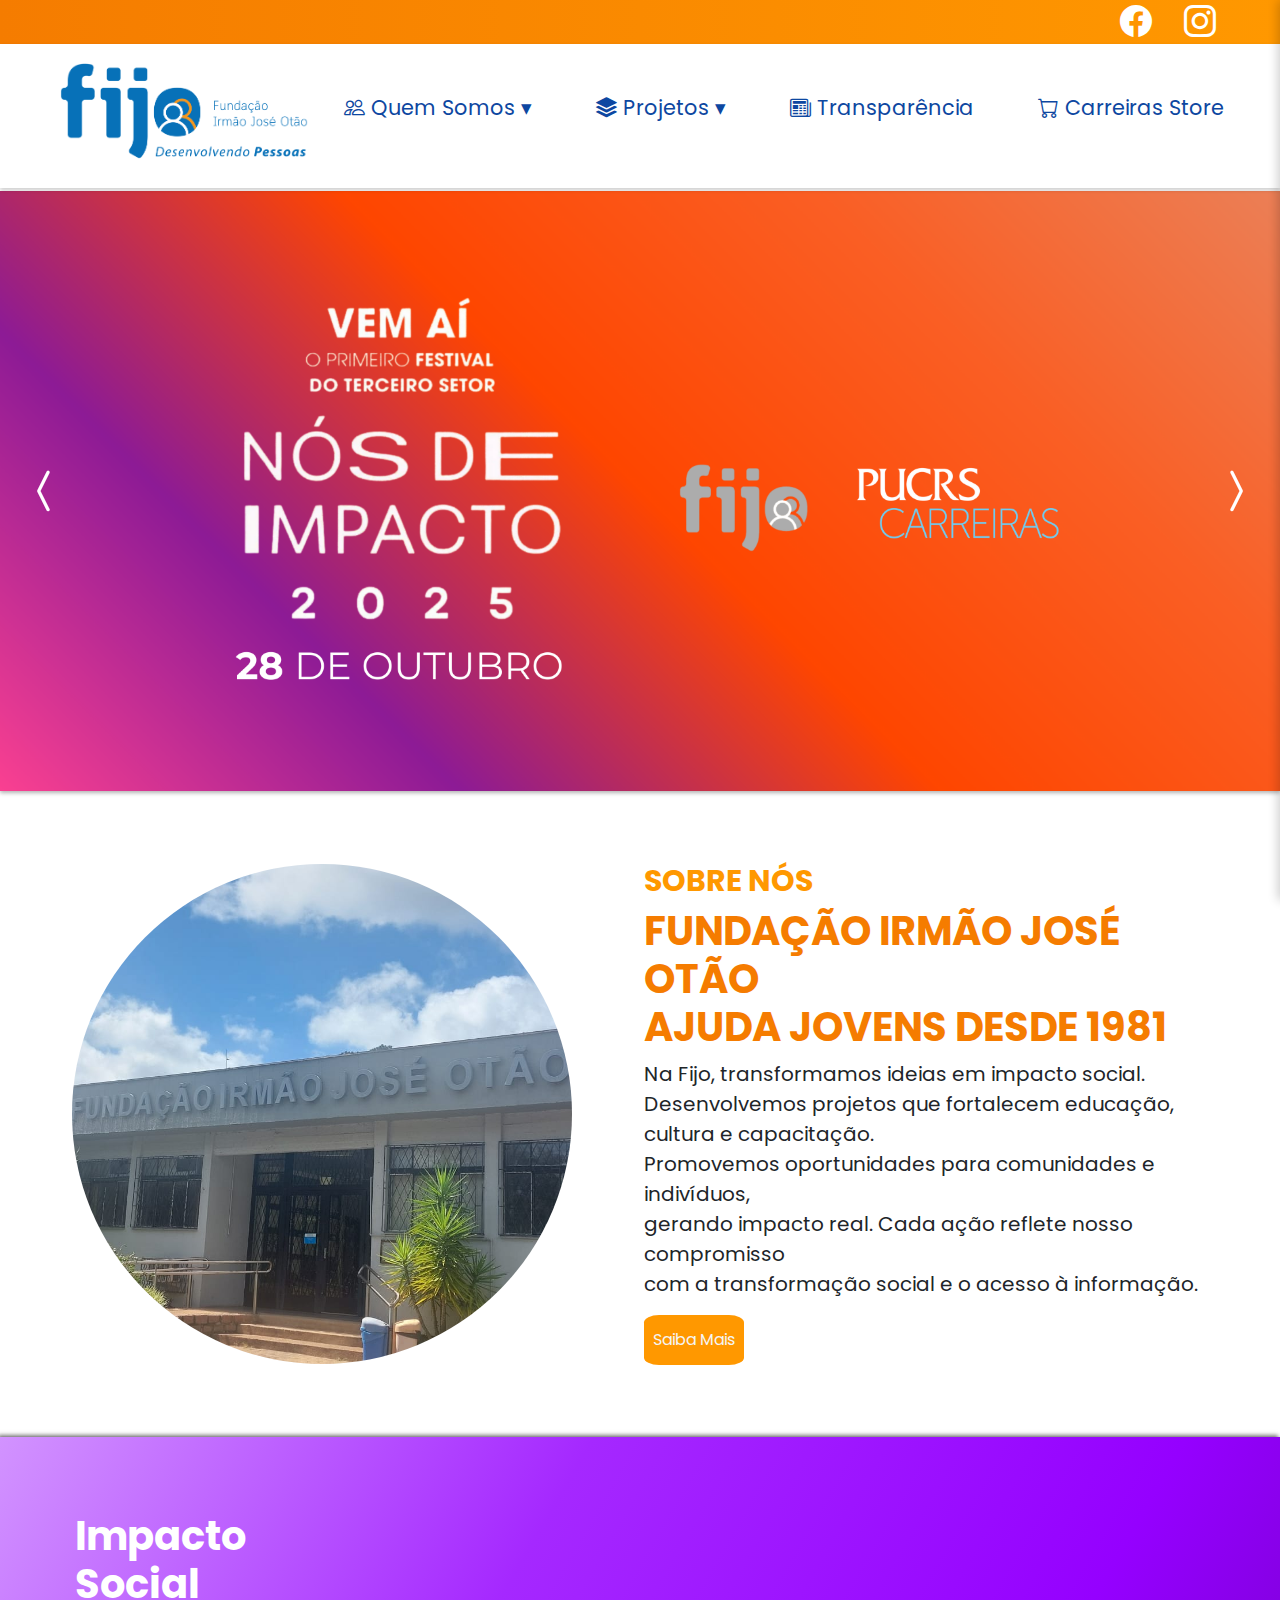
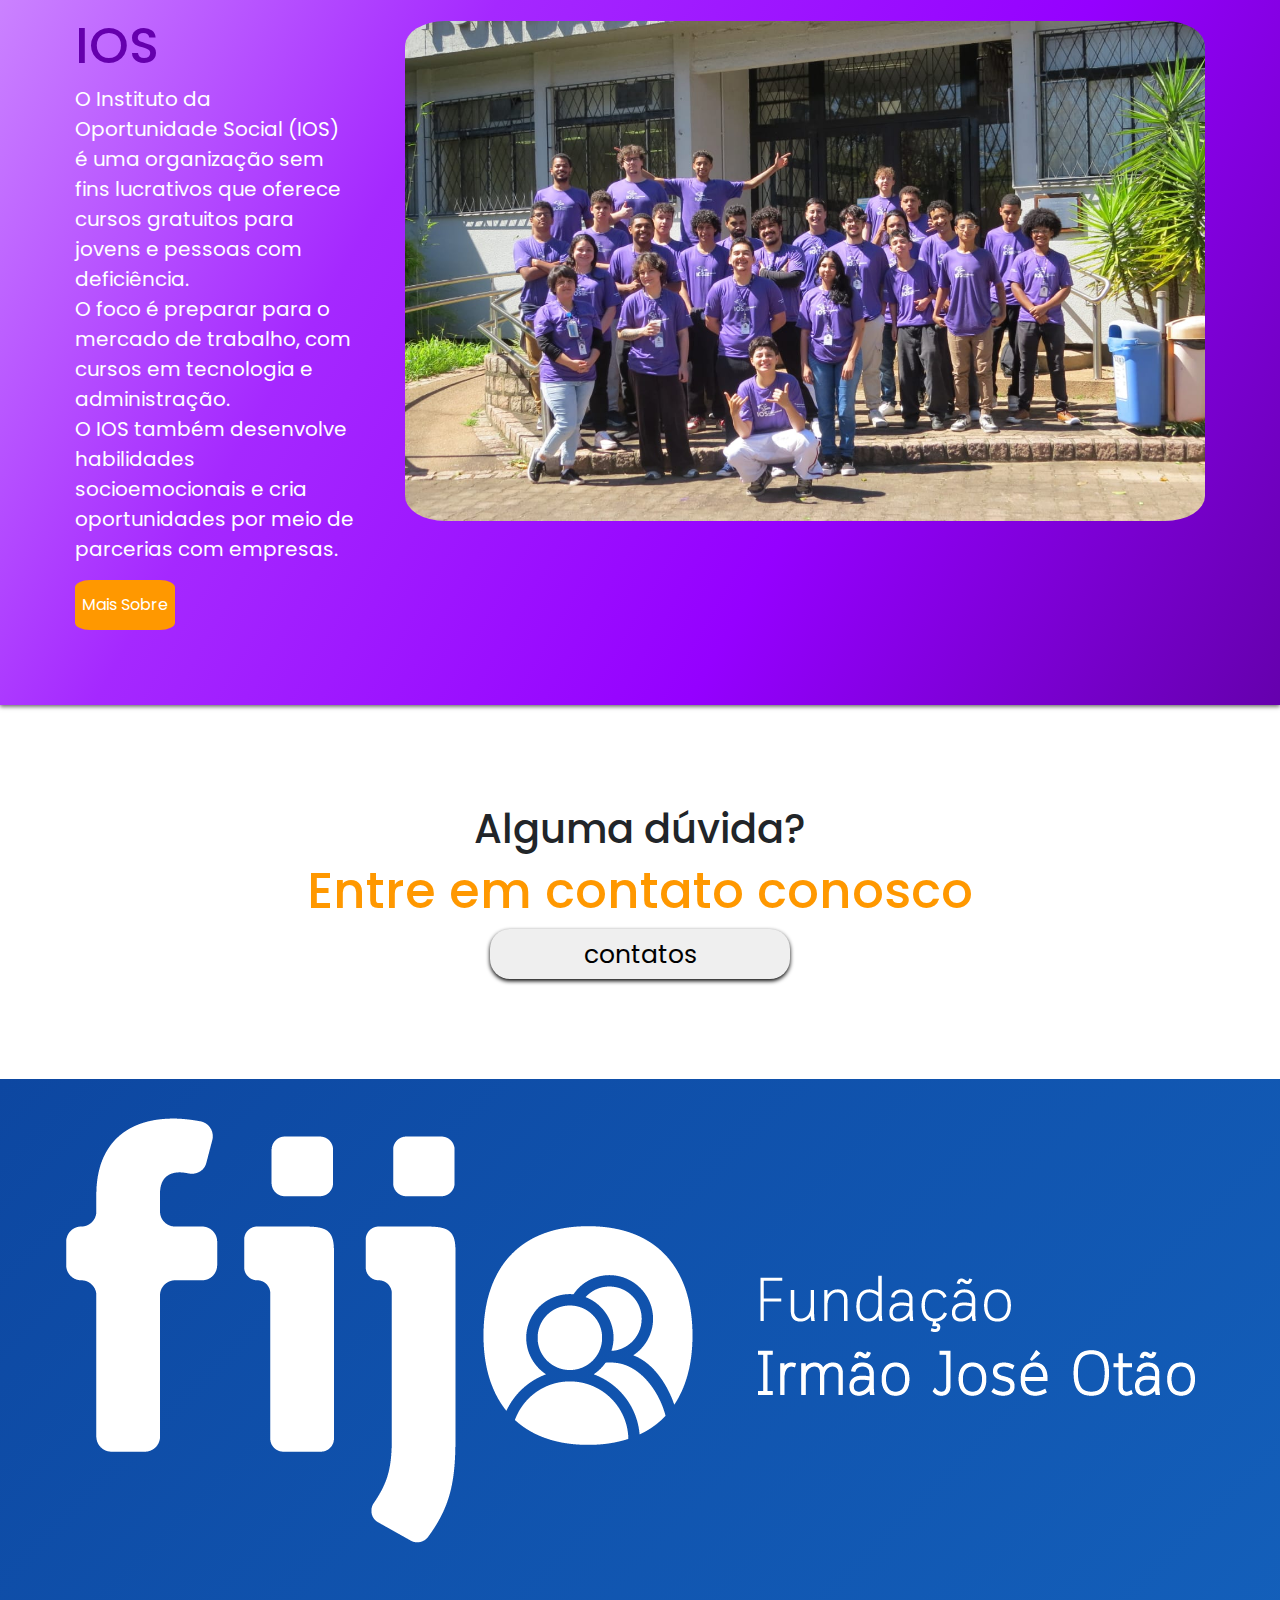
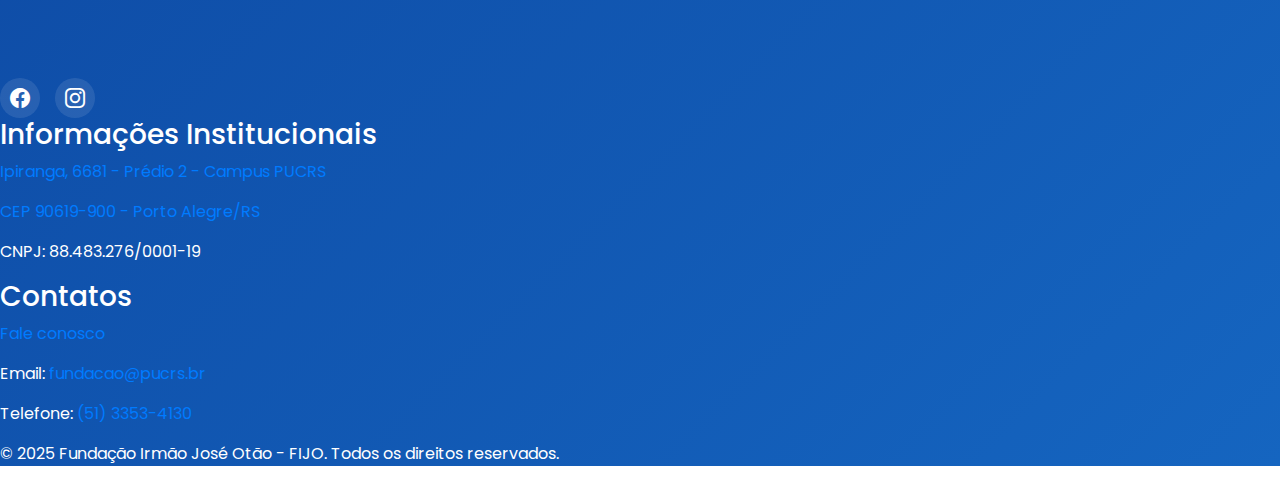
<file: index.html>
<!DOCTYPE html>
<html lang="pt-br">

<head>
    <meta charset="UTF-8" />
    <meta name="viewport" content="width=device-width, initial-scale=1.0" />

    <!-- fonte poppins -->
    <link rel="preconnect" href="https://fonts.googleapis.com" />
    <link rel="preconnect" href="https://fonts.gstatic.com" crossorigin />
    <link href="https://fonts.googleapis.com/css2?family=Poppins:wght@100;200;300;400;500;600;700;800;900&display=swap"
        rel="stylesheet" />

    <!-- links bootstrap -->
    <link rel="stylesheet" href="https://cdn.jsdelivr.net/npm/bootstrap-icons@1.11.3/font/bootstrap-icons.css" />
    <link rel="stylesheet" href="https://stackpath.bootstrapcdn.com/bootstrap/4.3.1/css/bootstrap.min.css">

    <!-- endereços css -->
    <link rel="stylesheet" href="./css/nav-bar.css" />
    <link rel="stylesheet" href="./css/footer-bar.css" />
    <link rel="stylesheet" href="./css/style.css" />
    <title>FIJO</title>
</head>

<body>
    <header>
        <nav>
            <div class="sociais">
                <div>
                    <a href="https://www.facebook.com/fundacaoirmaojoseotao/?locale=pt_BR">
                        <i class="bi bi-facebook"></i>
                    </a>
                </div>
                <div>
                    <a href="https://www.instagram.com/fundacaofijo/" target="_blank">
                        <i class="bi bi-instagram"></i>
                    </a>
                </div>
            </div>


            <div class="selecao">
                <a href="./index.html">
                    <img src="./img/logo-atualPrancheta 46.png">
                </a>

                <ul class="links">
                    <li class="dropdown">
                        <a href="./html/quem-somos.html"><i class="bi bi-people"></i> Quem Somos ▾</a>
                        <ul class="submenu">
                            <li><a href="./html/linha_tempo.html">História</a></li>
                            <li><a href="./html/diretoria.html">Diretoria</a></li>
                        </ul>
                    </li>

                    <li class="dropdown">
                        <a href="./html/projetos.html"><i class="bi bi-stack"></i> Projetos ▾</a>
                        <ul class="submenu">
                            <li><a href="./html/parceiros.html">Parceiros</a></li>
                            <li><a href="./html/impacto_social.html">Impacto Social</a></li>
                        </ul>
                    </li>

                    <li><a href="./html/transparencia.html"><i class="bi bi-newspaper"></i> Transparência</a></li>

                    <li><a href="./html/carreiras-store.html"><i class="bi bi-cart"></i> Carreiras Store</a></li>
                </ul>

                <!-- Botão Mobile -->
                <button class="menu-btn" onclick="toggleMenu()">
                    <span></span>
                    <span></span>
                    <span></span>
                </button>

                <!-- Menu Mobile -->
                <div id="menu-mobile" class="menu-mobile">
                    <ul>

                        <!-- Quem Somos -->
                        <li class="mobile-dropdown">
                            <div class="mobile-header">
                                <a href="./html/quem-somos.html" class="mobile-link">
                                    <i class="bi bi-people-fill"></i> Quem Somos
                                </a>
                                <button class="mobile-arrow" data-target="submenu-1">▾</button>
                            </div>

                            <ul class="mobile-submenu" id="submenu-1">
                                <li><a href="./html/linha_tempo.html"><i class="bi bi-clock-history"></i> História</a>
                                </li>
                                <li><a href="./html/diretoria.html"><i class="bi bi-person-fill"></i> Diretoria</a></li>
                            </ul>
                        </li>

                        <!-- Projetos -->
                        <li class="mobile-dropdown">
                            <div class="mobile-header">
                                <a href="./html/projetos.html" class="mobile-link">
                                    <i class="bi bi-stack"></i> Projetos
                                </a>
                                <button class="mobile-arrow" data-target="submenu-2">▾</button>
                            </div>

                            <ul class="mobile-submenu" id="submenu-2">
                                <li><a href="./html/parceiros.html"><i class="bi bi-emoji-smile-fill"></i> Parceiros</a>
                                </li>
                                <li><a href="./html/impacto_social.html"><i class="bi bi-globe-americas"></i> Impacto
                                        Social</a></li>
                            </ul>
                        </li>

                        <!-- Links simples -->
                        <li><a href="./html/transparencia.html"><i class="bi bi-newspaper"></i> Transparência</a></li>
                        <li><a href="./html/carreiras-store.html"><i class="bi bi-cart-fill"></i> Carreiras Store</a>
                        </li>
                        <li><a href="./html/contato.html"><i class="bi bi-telephone-fill"></i> Contato</a></li>

                    </ul>
                </div>

                <!-- Fundo escuro -->
                <div id="overlay" class="overlay" onclick="toggleMenu()"></div>


        </nav>
    </header>


    <main>
        <section>
            <div class="carousel">
                <div class="slides">
                    <div class="slide active">
                        <img src="./img/NÓS-DE-IMPACTO.png">
                    </div>
                    <div class="slide">
                        <img src="./img/Empregar-TCHÊ.png">
                    </div>
                    <div class="slide">
                        <img src="./img/potencialize.png">
                    </div>
                </div>

                <button class="prev"><a class="bi bi-chevron-compact-left"></a></button>
                <button class="next"><a class="bi bi-chevron-compact-right"></a></button>

                <div class="indicators">
                    <span class="dot active" data-index="0"></span>
                    <span class="dot" data-index="1"></span>
                    <span class="dot" data-index="2"></span>
                </div>
            </div>
        </section>

        <section class="meio">
            <div class="margin-esquerda">
                <img src="./img/frente-fundacao.jpeg" class="img-meio">
            </div>

            <div class="margin-direita">
                <h3><strong>SOBRE NÓS</strong></h3>
                <h2><strong>FUNDAÇÃO IRMÃO JOSÉ OTÃO<br> AJUDA JOVENS DESDE 1981</strong></h2>
                <p>
                    Na Fijo, transformamos ideias em impacto social.<br>
                    Desenvolvemos projetos que fortalecem educação, cultura e capacitação.<br>
                    Promovemos oportunidades para comunidades e indivíduos,<br> gerando impacto real. Cada ação reflete
                    nosso
                    compromisso<br> com a transformação social e o acesso à informação.
                </p>
                <a href="./html/quem-somos.html">
                    <button>Saiba Mais</button>
                </a>
            </div>
        </section>

        <section class="meio-ios">
            <div class="margin-esquerda">
                <h3><strong>Impacto Social</strong> </h3>
                <h2>IOS</h2>
                <p>
                    O Instituto da Oportunidade Social (IOS) é uma organização sem fins lucrativos que oferece cursos
                    gratuitos
                    para jovens e pessoas com deficiência.<br>
                    O foco é preparar para o mercado de trabalho, com cursos em tecnologia e administração.<br>
                    O IOS também desenvolve habilidades socioemocionais e cria oportunidades por meio de parcerias com
                    empresas.
                </p>
                <a href="./html/impacto_social.html">
                    <button>Mais Sobre</button>
                </a>
            </div>

            <div class="margin-direita">
                <img src="./img/frente fij.jpeg" class="img-quadradinho">
            </div>
        </section>

        <article class="duvidas">
            <div>
                <h3>Alguma dúvida?</h3>
            </div>
            <div>
                <h2>Entre em contato conosco</h2>
            </div>
            <div>
                <a href="./html/contato.html">
                    <button>contatos</button>
                </a>
            </div>
        </article>
    </main>

    <footer>
    <div class="footer-container">
      <div class="footer-logo">
        <img src="./img/logo-branca.png" alt="logo fijo" />
        <div class="footer-social">
          <a href="https://www.facebook.com/fundacaoirmaojoseotao/?locale=pt_BR" target="_blank"><i class="bi bi-facebook"></i></a>
          <a href="https://www.instagram.com/fundacaofijo/" target="_blank"><i class="bi bi-instagram"></i></a>
        </div>
      </div>

      <div class="footer-formacao">
        <h3>Informações Institucionais</h3>
        <a href="https://maps.app.goo.gl/2BzVPABnQnim523c7">
          <p>Ipiranga, 6681 - Prédio 2 - Campus PUCRS</p>
          <p>CEP 90619-900 - Porto Alegre/RS</p>
        </a>
        <p>CNPJ: 88.483.276/0001-19</p>
      </div>

      <div class="footer-contato">
        <h3>Contatos</h3>
        <p><a href="./html/contato.html">Fale conosco</a></p>
        <p>Email: <a href="mailto:fundacao@pucrs.br">fundacao@pucrs.br</a></p>
        <p>Telefone: <a href="tel:+555133534130">(51) 3353-4130</a></p>
      </div>
    </div>

    <div class="footer-botao">
      <p>&copy; 2025 Fundação Irmão José Otão - FIJO. Todos os direitos reservados.</p>
    </div>
  </footer>
    <script src="./js/carrousel-carreiraStore.js"></script>
    <script src="./js/index.js"></script>
</body>

</html>
</file>
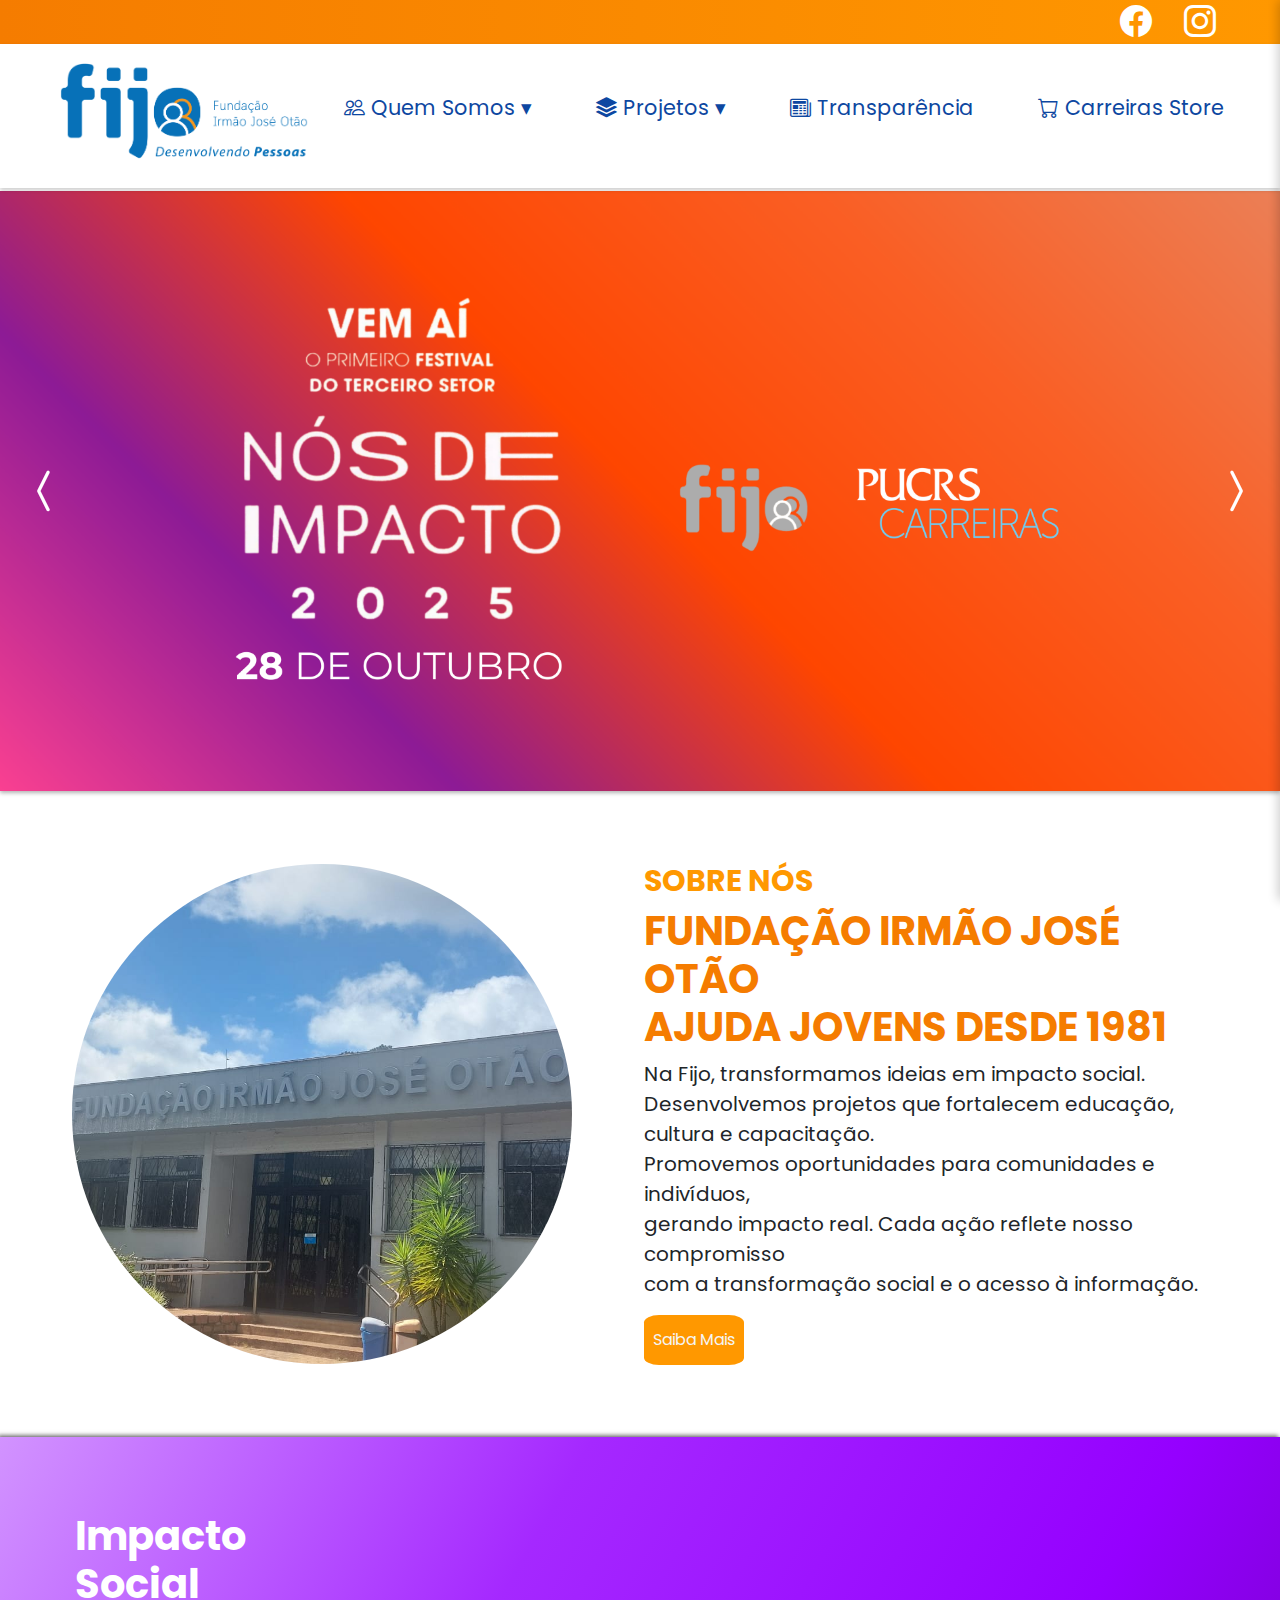
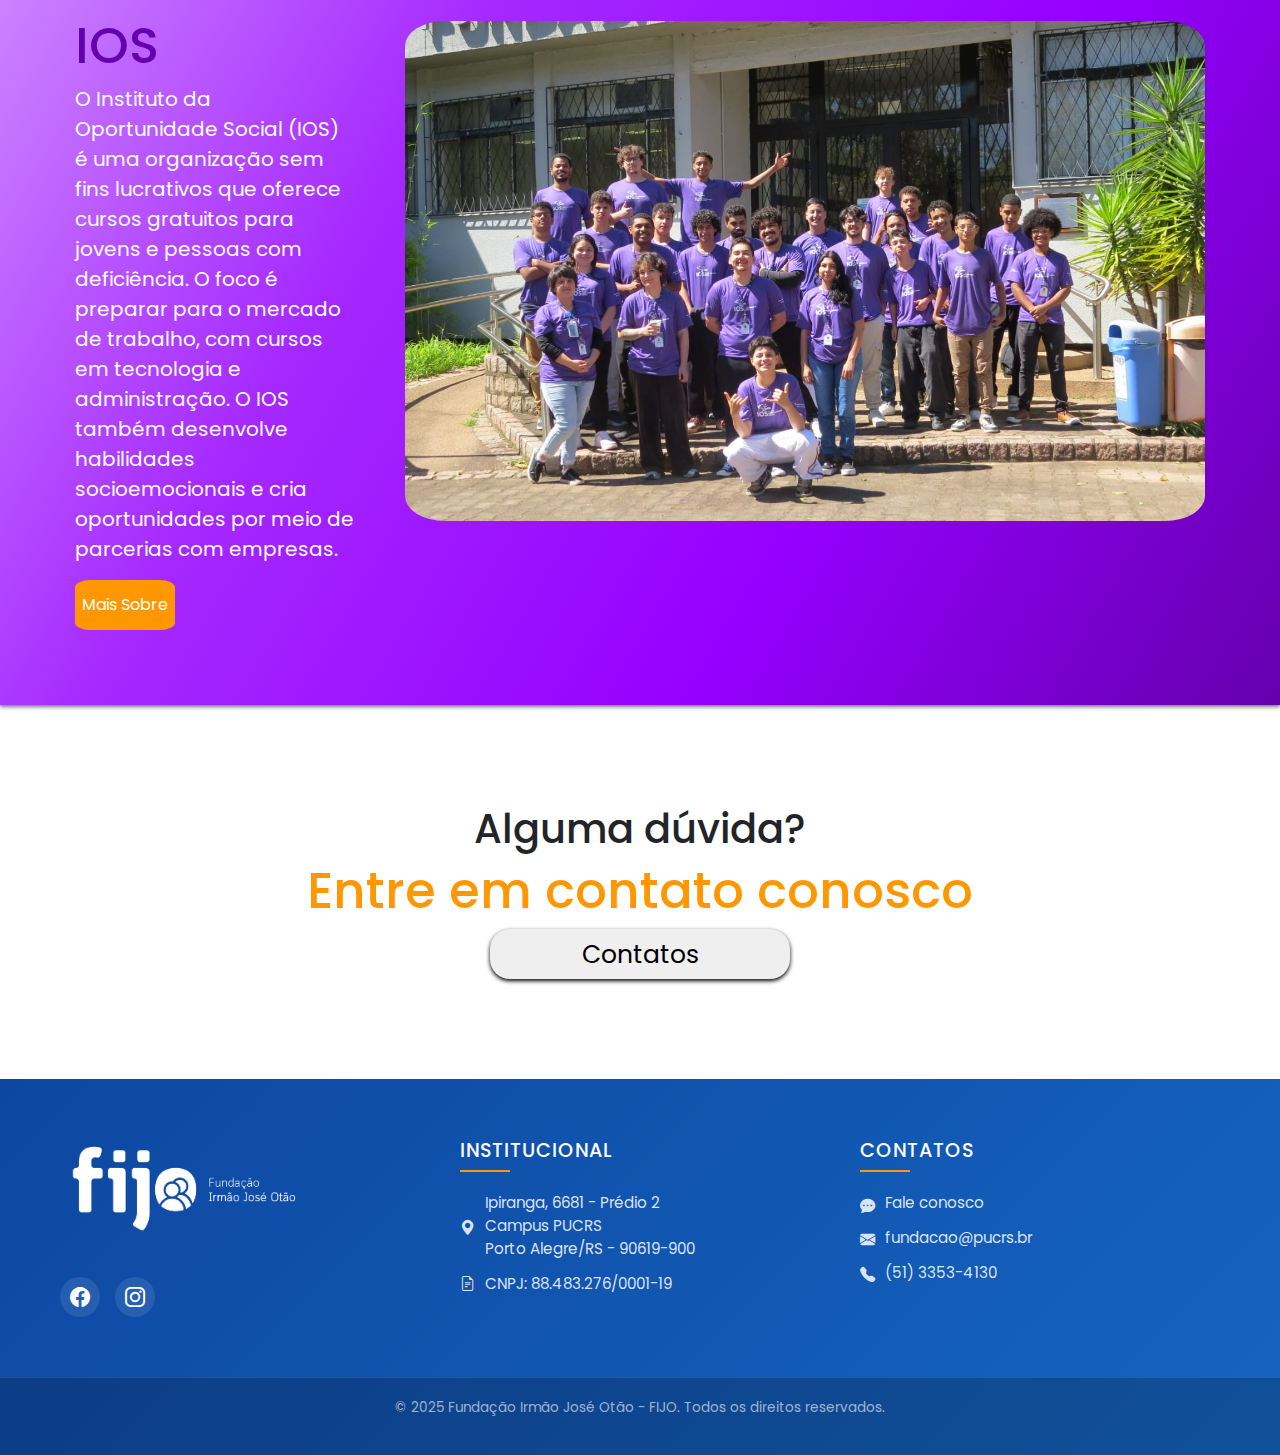
<file: v8/FIJO-main/index.html>
<!DOCTYPE html>
<html lang="pt-br">

<head>
    <meta charset="UTF-8" />
    <meta name="viewport" content="width=device-width, initial-scale=1.0" />

    <link rel="shortcut icon" href="https://static.wixstatic.com/media/e1d3c5_5cea48401b884e03b0d7eaca76acc833%7Emv2.png/v1/fill/w_32%2Ch_32%2Clg_1%2Cusm_0.66_1.00_0.01/e1d3c5_5cea48401b884e03b0d7eaca76acc833%7Emv2.png" type="image/png">

    <!-- fonte poppins -->
    <link rel="preconnect" href="https://fonts.googleapis.com" />
    <link rel="preconnect" href="https://fonts.gstatic.com" crossorigin />
    <link href="https://fonts.googleapis.com/css2?family=Poppins:wght@100;200;300;400;500;600;700;800;900&display=swap"
        rel="stylesheet" />

    <!-- links bootstrap -->
    <link rel="stylesheet" href="https://cdn.jsdelivr.net/npm/bootstrap-icons@1.11.3/font/bootstrap-icons.css" />
    <link rel="stylesheet" href="https://stackpath.bootstrapcdn.com/bootstrap/4.3.1/css/bootstrap.min.css">

    <!-- endereços css -->
    <link rel="stylesheet" href="./css/nav-bar.css" />
    <link rel="stylesheet" href="./css/footer-bar.css" />
    <link rel="stylesheet" href="./css/style.css" />
    <title>FIJO</title>
</head>

<body>
    <header>
        <nav>
            <div class="sociais">
                <div>
                    <a href="https://www.facebook.com/fundacaoirmaojoseotao/?locale=pt_BR">
                        <i class="bi bi-facebook"></i>
                    </a>
                </div>
                <div>
                    <a href="https://www.instagram.com/fundacaofijo/" target="_blank">
                        <i class="bi bi-instagram"></i>
                    </a>
                </div>
            </div>


            <div class="selecao">
                <a href="./index.html">
                    <img src="./img/logo-atualPrancheta 46.png">
                </a>

                <ul class="links">
                    <li class="dropdown">
                        <a href="./html/quem-somos.html"><i class="bi bi-people"></i> Quem Somos ▾</a>
                        <ul class="submenu">
                            <li><a href="./html/linha_tempo.html">História</a></li>
                            <li><a href="./html/diretoria.html">Diretoria</a></li>
                        </ul>
                    </li>

                    <li class="dropdown">
                        <a href="./html/projetos.html"><i class="bi bi-stack"></i> Projetos ▾</a>
                        <ul class="submenu">
                            <li><a href="./html/parceiros.html">Parceiros</a></li>
                            <li><a href="./html/impacto_social.html">Impacto Social</a></li>
                        </ul>
                    </li>

                    <li><a href="./html/transparencia.html"><i class="bi bi-newspaper"></i> Transparência</a></li>

                    <li><a href="./html/carreiras-store.html"><i class="bi bi-cart"></i> Carreiras Store</a></li>
                </ul>

                <!-- Botão Mobile -->
                <button class="menu-btn" onclick="toggleMenu()">
                    <span></span>
                    <span></span>
                    <span></span>
                </button>

                <!-- Menu Mobile -->
                <div id="menu-mobile" class="menu-mobile">
                    <ul>

                        <!-- Quem Somos -->
                        <li class="mobile-dropdown">
                            <div class="mobile-header">
                                <a href="./html/quem-somos.html" class="mobile-link">
                                    <i class="bi bi-people-fill"></i> Quem Somos
                                </a>
                                <button class="mobile-arrow" data-target="submenu-1">▾</button>
                            </div>

                            <ul class="mobile-submenu" id="submenu-1">
                                <li><a href="./html/linha_tempo.html"><i class="bi bi-clock-history"></i> História</a>
                                </li>
                                <li><a href="./html/diretoria.html"><i class="bi bi-person-fill"></i> Diretoria</a></li>
                            </ul>
                        </li>

                        <!-- Projetos -->
                        <li class="mobile-dropdown">
                            <div class="mobile-header">
                                <a href="./html/projetos.html" class="mobile-link">
                                    <i class="bi bi-stack"></i> Projetos
                                </a>
                                <button class="mobile-arrow" data-target="submenu-2">▾</button>
                            </div>

                            <ul class="mobile-submenu" id="submenu-2">
                                <li><a href="./html/parceiros.html"><i class="bi bi-emoji-smile-fill"></i> Parceiros</a>
                                </li>
                                <li><a href="./html/impacto_social.html"><i class="bi bi-globe-americas"></i> Impacto
                                        Social</a></li>
                            </ul>
                        </li>

                        <!-- Links simples -->
                        <li><a href="./html/transparencia.html"><i class="bi bi-newspaper"></i> Transparência</a></li>
                        <li><a href="./html/carreiras-store.html"><i class="bi bi-cart-fill"></i> Carreiras Store</a>
                        </li>
                        <li><a href="./html/contato.html"><i class="bi bi-telephone-fill"></i> Contato</a></li>

                    </ul>
                </div>

                <!-- Fundo escuro -->
                <div id="overlay" class="overlay" onclick="toggleMenu()"></div>


        </nav>
    </header>


    <main>
        <section>
            <div class="carousel">
                <div class="slides">
                    <div class="slide active">
                        <img src="./img/NÓS-DE-IMPACTO.png">
                    </div>
                    <div class="slide">
                        <img src="./img/Empregar-TCHÊ.png">
                    </div>
                    <div class="slide">
                        <img src="./img/potencialize.png">
                    </div>
                </div>

                <button class="prev"><a class="bi bi-chevron-compact-left"></a></button>
                <button class="next"><a class="bi bi-chevron-compact-right"></a></button>

                <div class="indicators">
                    <span class="dot active" data-index="0"></span>
                    <span class="dot" data-index="1"></span>
                    <span class="dot" data-index="2"></span>
                </div>
            </div>
        </section>

        <section class="meio">
            <div class="margin-esquerda">
                <img src="./img/frente-fundacao.jpeg" class="img-meio">
            </div>

            <div class="margin-direita">
                <h3><strong>SOBRE NÓS</strong></h3>
                <h2><strong>FUNDAÇÃO IRMÃO JOSÉ OTÃO<br> AJUDA JOVENS DESDE 1981</strong></h2>
                <p>
                    Na Fijo, transformamos ideias em impacto social.<br>
                    Desenvolvemos projetos que fortalecem educação, cultura e capacitação.<br>
                    Promovemos oportunidades para comunidades e indivíduos,<br> gerando impacto real. Cada ação reflete
                    nosso
                    compromisso<br> com a transformação social e o acesso à informação.
                </p>
                <a href="./html/quem-somos.html">
                    <button>Saiba Mais</button>
                </a>
            </div>
        </section>

        <section class="meio-ios">
            <div class="margin-esquerda">
                <h3><strong>Impacto Social</strong> </h3>
                <h2>IOS</h2>
                <p>
                    O Instituto da Oportunidade Social (IOS) é uma organização sem fins lucrativos que oferece cursos
                    gratuitos
                    para jovens e pessoas com deficiência.
                    O foco é preparar para o mercado de trabalho, com cursos em tecnologia e administração.
                    O IOS também desenvolve habilidades socioemocionais e cria oportunidades por meio de parcerias com
                    empresas.
                </p>
                <a href="./html/impacto_social.html">
                    <button>Mais Sobre</button>
                </a>
            </div>

            <div class="margin-direita">
                <img src="./img/frente fij.jpeg" class="img-quadradinho">
            </div>
        </section>

        <article class="duvidas">
            <div>
                <h3>Alguma dúvida?</h3>
            </div>
            <div>
                <h2>Entre em contato conosco</h2>
            </div>
            <div>
                <a href="./html/contato.html">
                    <button>Contatos</button>
                </a>
            </div>
        </article>
    </main>

    <footer>
  <div class="footer-content">
    
    <div class="footer-brand">
      <img src="./img/logo-branca.png" alt="Logo FIJO" class="footer-logo-img" />
      <div class="footer-social">
        <a href="https://www.facebook.com/fundacaoirmaojoseotao/?locale=pt_BR" target="_blank" aria-label="Facebook">
          <i class="bi bi-facebook"></i>
        </a>
        <a href="https://www.instagram.com/fundacaofijo/" target="_blank" aria-label="Instagram">
          <i class="bi bi-instagram"></i>
        </a>
      </div>
    </div>

    <div class="footer-section">
      <h3>Institucional</h3>
      <ul class="footer-links">
        <li>
          <a href="https://maps.app.goo.gl/2BzVPABnQnim523c7" target="_blank">
            <i class="bi bi-geo-alt-fill"></i>
            <span>
              Ipiranga, 6681 - Prédio 2<br>
              Campus PUCRS<br>
              Porto Alegre/RS - 90619-900
            </span>
          </a>
        </li>
        <li class="cnpj-text">
          <i class="bi bi-file-earmark-text"></i>
          <span>CNPJ: 88.483.276/0001-19</span>
        </li>
      </ul>
    </div>

    <div class="footer-section">
      <h3>Contatos</h3>
      <ul class="footer-links">
        <li>
          <a href="./html/contato.html">
            <i class="bi bi-chat-dots-fill"></i> Fale conosco
          </a>
        </li>
        <li>
          <a href="mailto:fundacao@pucrs.br">
            <i class="bi bi-envelope-fill"></i> fundacao@pucrs.br
          </a>
        </li>
        <li>
          <a href="tel:+555133534130">
            <i class="bi bi-telephone-fill"></i> (51) 3353-4130
          </a>
        </li>
      </ul>
    </div>

  </div>

  <div class="footer-bottom">
    <p>&copy; 2025 Fundação Irmão José Otão - FIJO. Todos os direitos reservados.</p>
  </div>
</footer>
    <script src="./js/carrousel-carreiraStore.js"></script>
    <script src="./js/index.js"></script>
</body>

</html>
</file>
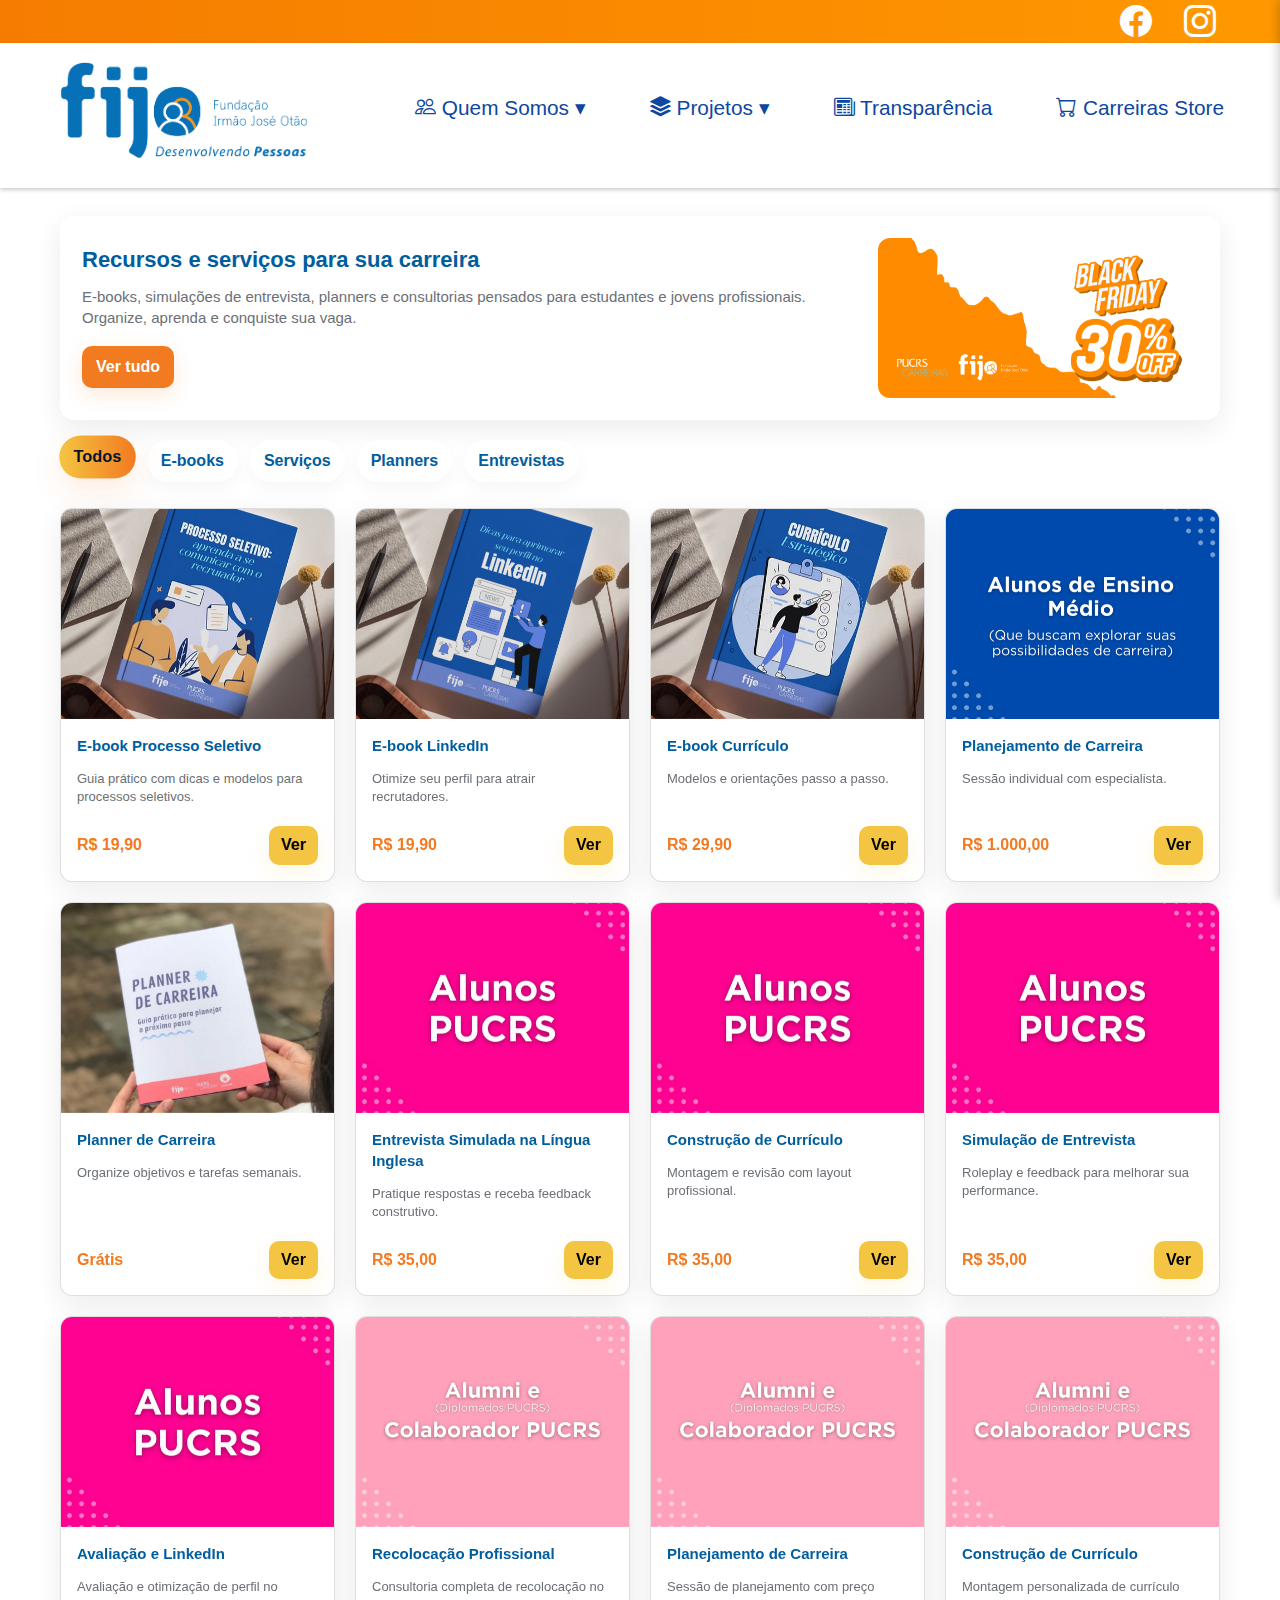
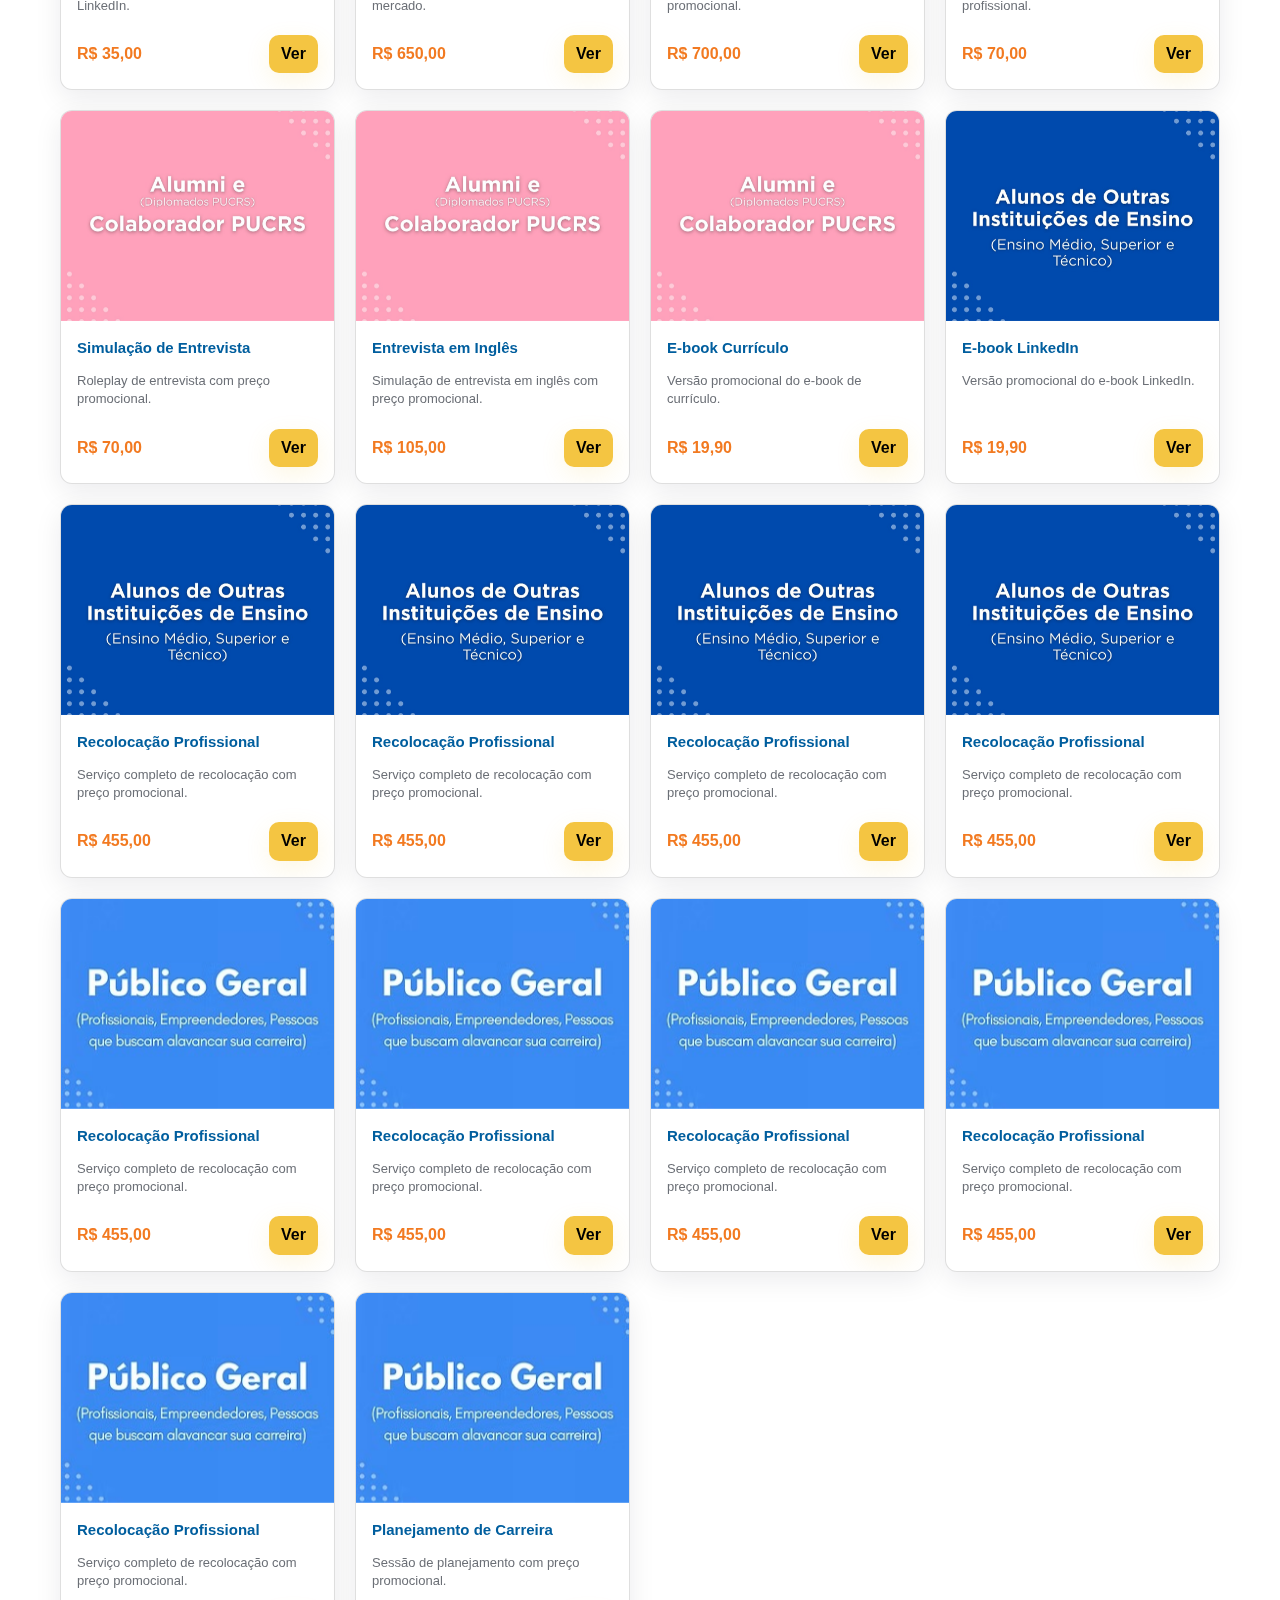
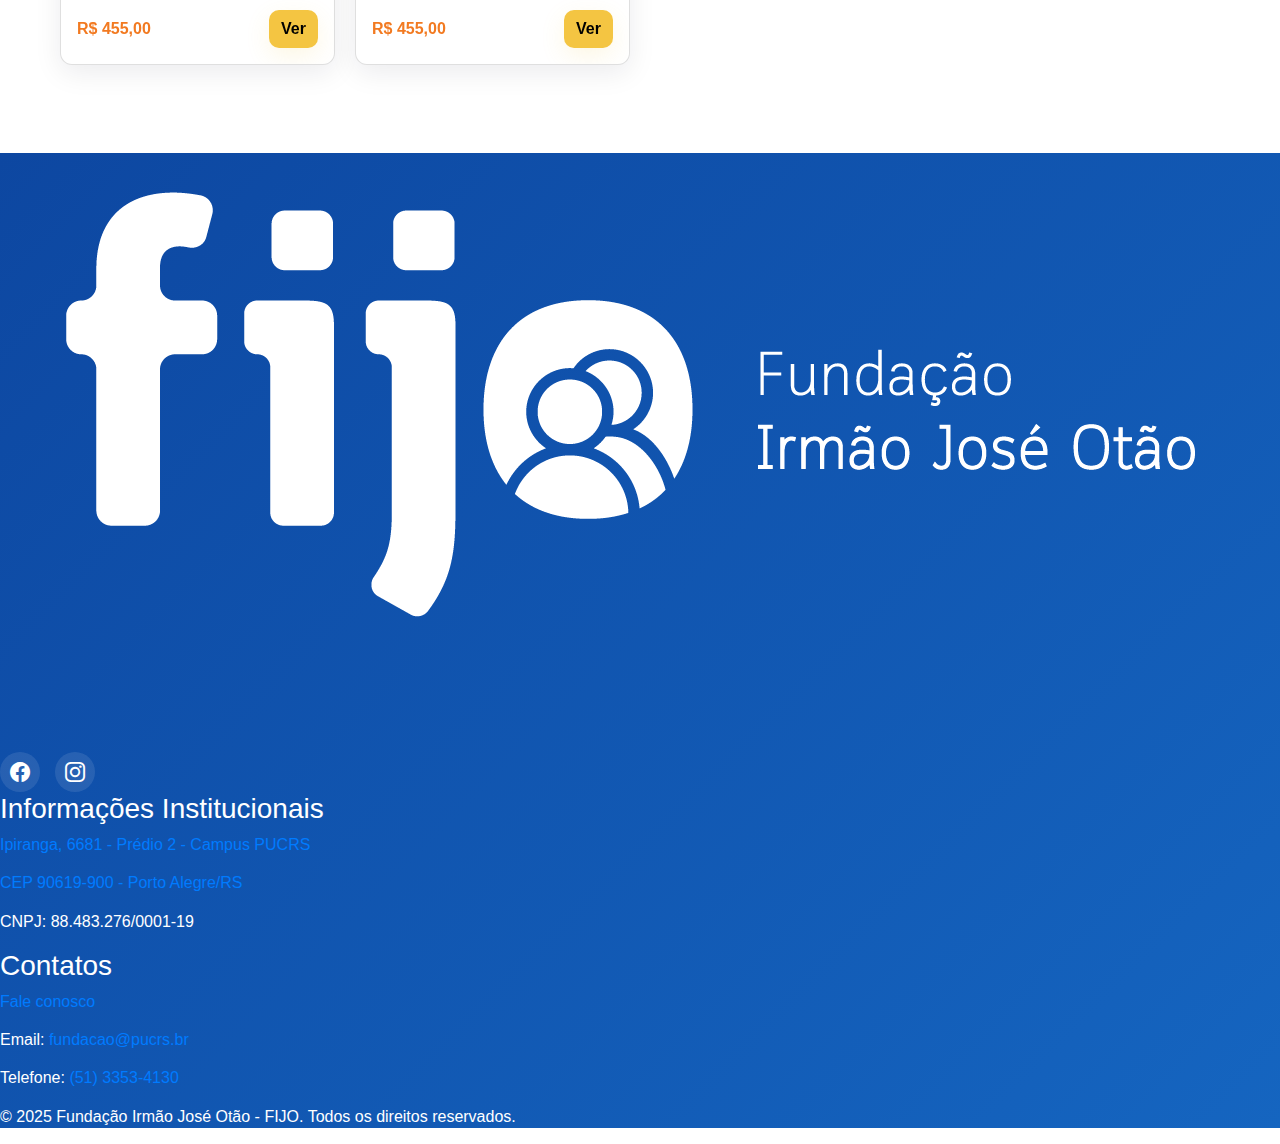
<file: html/carreiras-store.html>
<!doctype html>
<html lang="pt-BR">

<head>
  <meta charset="utf-8" />
  <meta name="viewport" content="width=device-width,initial-scale=1" />
  <!-- links bootstrap -->
  <link rel="stylesheet" href="https://cdn.jsdelivr.net/npm/bootstrap-icons@1.11.3/font/bootstrap-icons.css" />
  <link rel="stylesheet" href="https://stackpath.bootstrapcdn.com/bootstrap/4.3.1/css/bootstrap.min.css">
  
  <!-- Fonte moderna -->
  <link href="https://fonts.googleapis.com/css2?family=Inter:wght@300;400;600;700;800&display=swap" rel="stylesheet">
  <link rel="stylesheet" href="../css/footer-bar.css">
  <link rel="stylesheet" href="../css/nav-bar.css">
  <link rel="stylesheet" href="../css/carreiras-store.css">
  <title>Carreiras Store - FIJO</title>
</head>

<body>

  <header>
    <nav>
      <div class="sociais">
        <div>
          <a href="https://www.facebook.com/fundacaoirmaojoseotao/?locale=pt_BR">
            <i class="bi bi-facebook"></i>
          </a>
        </div>
        <div>
          <a href="https://www.instagram.com/fundacaofijo/" target="_blank">
            <i class="bi bi-instagram"></i>
          </a>
        </div>
      </div>


      <div class="selecao">
        <a href="../index.html">
          <img src="../img/logo-atualPrancheta 46.png">
        </a>

        <ul class="links">
          <li class="dropdown">
            <a href="../html/quem-somos.html"><i class="bi bi-people"></i> Quem Somos ▾</a>
            <ul class="submenu">
              <li><a href="../html/linha_tempo.html">História</a></li>
              <li><a href="../html/diretoria.html">Diretoria</a></li>
            </ul>
          </li>

          <li class="dropdown">
            <a href="../html/projetos.html"><i class="bi bi-stack"></i> Projetos ▾</a>
            <ul class="submenu">
              <li><a href="../html/parceiros.html">Parceiros</a></li>
              <li><a href="../html/impacto_social.html">Impacto Social</a></li>
            </ul>
          </li>

          <li><a href="../html/transparencia.html"><i class="bi bi-newspaper"></i> Transparência</a></li>

          <li><a href="../html/carreiras-store.html"><i class="bi bi-cart"></i> Carreiras Store</a></li>
        </ul>

<!-- Botão Mobile -->
<button class="menu-btn" onclick="toggleMenu()">
    <span></span>
    <span></span>
    <span></span>
</button>

<!-- Menu Mobile -->
<div id="menu-mobile" class="menu-mobile">
    <ul>

        <!-- Quem Somos -->
        <li class="mobile-dropdown">
            <div class="mobile-header">
                <a href="../html/quem-somos.html" class="mobile-link">
                    <i class="bi bi-people-fill"></i> Quem Somos
                </a>
                <button class="mobile-arrow" data-target="submenu-1">▾</button>
            </div>

            <ul class="mobile-submenu" id="submenu-1">
                <li><a href="../html/linha_tempo.html"><i class="bi bi-clock-history"></i> História</a></li>
                <li><a href="../html/diretoria.html"><i class="bi bi-person-fill"></i> Diretoria</a></li>
            </ul>
        </li>

        <!-- Projetos -->
        <li class="mobile-dropdown">
            <div class="mobile-header">
                <a href="../html/projetos.html" class="mobile-link">
                    <i class="bi bi-stack"></i> Projetos
                </a>
                <button class="mobile-arrow" data-target="submenu-2">▾</button>
            </div>

            <ul class="mobile-submenu" id="submenu-2">
                <li><a href="../html/parceiros.html"><i class="bi bi-emoji-smile-fill"></i> Parceiros</a></li>
                <li><a href="../html/impacto_social.html"><i class="bi bi-globe-americas"></i> Impacto Social</a></li>
            </ul>
        </li>

        <!-- Links simples -->
        <li><a href="../html/transparencia.html"><i class="bi bi-newspaper"></i> Transparência</a></li>
        <li><a href="../html/carreiras-store.html"><i class="bi bi-cart-fill"></i> Carreiras Store</a></li>
        <li><a href="../html/contato.html"><i class="bi bi-telephone-fill"></i> Contato</a></li>

    </ul>
</div>

<!-- Fundo escuro -->
<div id="overlay" class="overlay" onclick="toggleMenu()"></div>

      </div>

    </nav>
  </header>

  <!-- CONTEÚDO -->
  <main class="layout">

    <!-- HERO -->
    <section class="hero">
      <div class="hero-left">
        <h1 class="hero-title">Recursos e serviços para sua carreira</h1>
        <p class="hero-sub">E-books, simulações de entrevista, planners e consultorias pensados para estudantes e
          jovens profissionais. Organize, aprenda e conquiste sua vaga.</p>
        <div class="hero-cta">
          <button class="btn-primary" onclick="filterCategory('all')">Ver tudo</button>
          <button class="btn-ghost" onclick="filterCategory('ebooks')">E-books</button>
          <button class="btn-ghost" onclick="filterCategory('servicos')">Serviços</button>
        </div>
      </div>

      <!-- banner / imagem do arquivo enviado -->
      <div class="hero-img" aria-hidden="true">
        <img src="../img/T-Shirt Printing Services.png" alt="Banner FIJO">
      </div>
    </section>

    <!-- CATEGORIAS (filtro rápido) -->
    <div class="categories" id="categories">
      <div class="cat active" data-cat="all" onclick="setActiveCat(this)">Todos</div>
      <div class="cat" data-cat="ebooks" onclick="setActiveCat(this)">E-books</div>
      <div class="cat" data-cat="servicos" onclick="setActiveCat(this)">Serviços</div>
      <div class="cat" data-cat="planners" onclick="setActiveCat(this)">Planners</div>
      <div class="cat" data-cat="entrevistas" onclick="setActiveCat(this)">Entrevistas</div>
    </div>

    <!-- GRADE DE PRODUTOS -->
    <section class="grid" id="productGrid">
      <!-- Exemplo de cards com produtos (nomes baseados no catálogo FIJO) -->
      <!-- Card 1 -->
      <article class="card" data-category="ebooks" data-title="E-book Processo Seletivo" data-price="R$ 19,90"
        data-desc="Guia prático com dicas, cronogramas e modelos prontos para você se preparar para processos seletivos.">
        <div class="card-visual">
          <img src="../img/processo-seletivo.jpeg" alt="E-book Processo Seletivo">
        </div>
        <div class="card-body">
          <div class="product-title">E-book Processo Seletivo</div>
          <div class="product-desc">Guia prático com dicas e modelos para processos seletivos.</div>
          <div class="product-bottom">
            <div class="price">R$ 19,90</div>
            <button class="buy" onclick="openModal(this.closest('.card'))">Ver</button>
          </div>
        </div>
      </article>

      <!-- Card 2 -->
      <article class="card" data-category="ebooks" data-title="E-book LinkedIn" data-price="R$ 19,90"
        data-desc="Otimize seu perfil e aprenda a usar o LinkedIn para oportunidades reais.">
        <div class="card-visual">
          <img src="../img/linkedin-ebook.png" alt="E-book LinkedIn">
        </div>
        <div class="card-body">
          <div class="product-title">E-book LinkedIn</div>
          <div class="product-desc">Otimize seu perfil para atrair recrutadores.</div>
          <div class="product-bottom">
            <div class="price">R$ 19,90</div>
            <button class="buy" onclick="openModal(this.closest('.card'))">Ver</button>
          </div>
        </div>
      </article>

      <!-- Card 3 -->
      <article class="card" data-category="ebooks" data-title="E-book Currículo" data-price="R$ 29,90"
        data-desc="Modelos profissionais e orientações passo a passo para criar um currículo que funciona.">
        <div class="card-visual">
          <img src="../img/E-BOOK Currículo.avif" alt="E-book Currículo">
        </div>
        <div class="card-body">
          <div class="product-title">E-book Currículo</div>
          <div class="product-desc">Modelos e orientações passo a passo.</div>
          <div class="product-bottom">
            <div class="price">R$ 29,90</div>
            <button class="buy" onclick="openModal(this.closest('.card'))">Ver</button>
          </div>
        </div>
      </article>

      <!-- Card 4 -->
      <article class="card" data-category="servicos" data-title="Planejamento de Carreira" data-price="R$ 1.000,00"
        data-desc="Sessão individual para mapear objetivos e construir um plano de carreira realista.">
        <div class="card-visual">
          <img src="../img/planejamento-de-carreira.png" alt="Planejamento de Carreira">
        </div>
        <div class="card-body">
          <div class="product-title">Planejamento de Carreira</div>
          <div class="product-desc">Sessão individual com especialista.</div>
          <div class="product-bottom">
            <div class="price">R$ 1.000,00</div>
            <button class="buy" onclick="openModal(this.closest('.card'))">Ver</button>
          </div>
        </div>
      </article>

      <!-- Card 5 -->
      <article class="card" data-category="planners" data-title="Planner de Carreira" data-price="Grátis"
        data-desc="Planner para organizar objetivos, prazos e tarefas profissionais.">
        <div class="card-visual">
          <img src="../img/planner-carreira.jpg" alt="Planner de Carreira">
        </div>
        <div class="card-body">
          <div class="product-title">Planner de Carreira</div>
          <div class="product-desc">Organize objetivos e tarefas semanais.</div>
          <div class="product-bottom">
            <div class="price">Grátis</div>
            <button class="buy" onclick="openModal(this.closest('.card'))">Ver</button>
          </div>
        </div>
      </article>

      <!-- Card 6 -->
      <article class="card" data-category="entrevistas" data-title="Entrevista Simulada (Inglês)" data-price="R$ 35,00"
        data-desc="Simulação de entrevista para praticar respostas e receber feedback.">
        <div class="card-visual">
          <img src="../img/alunos-pucrs.jpeg" alt="Entrevista Simulada">
        </div>
        <div class="card-body">
          <div class="product-title">Entrevista Simulada na Língua Inglesa</div>
          <div class="product-desc">Pratique respostas e receba feedback construtivo.</div>
          <div class="product-bottom">
            <div class="price">R$ 35,00</div>
            <button class="buy" onclick="openModal(this.closest('.card'))">Ver</button>
          </div>
        </div>
      </article>

      <!-- Card 7 -->
      <article class="card" data-category="servicos" data-title="Construção de Currículo" data-price="R$ 35,00"
        data-desc="Serviço de montagem e revisão do seu currículo com layout profissional.">
        <div class="card-visual">
          <img src="../img/alunos-pucrs.jpeg" alt="Construção de Currículo">
        </div>
        <div class="card-body">
          <div class="product-title">Construção de Currículo</div>
          <div class="product-desc">Montagem e revisão com layout profissional.</div>
          <div class="product-bottom">
            <div class="price">R$ 35,00</div>
            <button class="buy" onclick="openModal(this.closest('.card'))">Ver</button>
          </div>
        </div>
      </article>

      <!-- Card 8 -->
      <article class="card" data-category="entrevistas" data-title="Simulação de Entrevista" data-price="R$ 35,00"
        data-desc="Roleplay de entrevista com feedback focado em melhoria de performance.">
        <div class="card-visual">
          <img src="../img/alunos-pucrs.jpeg" alt="Simulação de Entrevista">
        </div>
        <div class="card-body">
          <div class="product-title">Simulação de Entrevista</div>
          <div class="product-desc">Roleplay e feedback para melhorar sua performance.</div>
          <div class="product-bottom">
            <div class="price">R$ 35,00</div>
            <button class="buy" onclick="openModal(this.closest('.card'))">Ver</button>
          </div>
        </div>
      </article>
      <!-- ——— NOVOS PRODUTOS FIJO ——— -->

      <!-- Card 9 -->
      <article class="card" data-category="servicos" data-title="Avaliação e dicas para destacar seu perfil no LinkedIn"
        data-price="R$ 35,00"
        data-desc="Serviço de avaliação e otimização do seu perfil no LinkedIn para atrair recrutadores.">
        <div class="card-visual">
          <img src="../img/alunos-pucrs.jpeg" alt="Avaliação LinkedIn">
        </div>
        <div class="card-body">
          <div class="product-title">Avaliação e LinkedIn</div>
          <div class="product-desc">Avaliação e otimização de perfil no LinkedIn.</div>
          <div class="product-bottom">
            <div class="price">R$ 35,00</div>
            <button class="buy" onclick="openModal(this.closest('.card'))">Ver</button>
          </div>
        </div>
      </article>

      <!-- Card 10 -->
      <article class="card" data-category="servicos" data-title="Recolocação Profissional" data-price="R$ 650,00"
        data-desc="Consultoria para ajudar na recolocação profissional: currículo, LinkedIn, entrevista e networking.">
        <div class="card-visual">
          <img src="../img/alumni - colaborador pucrs.jpeg" alt="Recolocação Profissional">
        </div>
        <div class="card-body">
          <div class="product-title">Recolocação Profissional</div>
          <div class="product-desc">Consultoria completa de recolocação no mercado.</div>
          <div class="product-bottom">
            <div class="price">R$ 650,00</div>
            <button class="buy" onclick="openModal(this.closest('.card'))">Ver</button>
          </div>
        </div>
      </article>

      <!-- Card 11 -->
      <article class="card" data-category="servicos" data-title="Planejamento de Carreira (Promo)"
        data-price="R$ 700,00" data-desc="Sessão para definir sua trajetória profissional e objetivos de carreira.">
        <div class="card-visual">
          <img src="../img/alumni - colaborador pucrs.jpeg" alt="Planejamento de Carreira Promo">
        </div>
        <div class="card-body">
          <div class="product-title">Planejamento de Carreira</div>
          <div class="product-desc">Sessão de planejamento com preço promocional.</div>
          <div class="product-bottom">
            <div class="price">R$ 700,00</div>
            <button class="buy" onclick="openModal(this.closest('.card'))">Ver</button>
          </div>
        </div>
      </article>

      <!-- Card 12 -->
      <article class="card" data-category="servicos" data-title="Construção personalizada do seu currículo (Promo)"
        data-price="R$ 70,00"
        data-desc="Serviço de montagem e revisão de currículo com layout profissional — preço promocional.">
        <div class="card-visual">
          <img src="../img/alumni - colaborador pucrs.jpeg" alt="Construção de Currículo Promo">
        </div>
        <div class="card-body">
          <div class="product-title">Construção de Currículo</div>
          <div class="product-desc">Montagem personalizada de currículo profissional.</div>
          <div class="product-bottom">
            <div class="price">R$ 70,00</div>
            <button class="buy" onclick="openModal(this.closest('.card'))">Ver</button>
          </div>
        </div>
      </article>

      <!-- Card 13 -->
      <article class="card" data-category="servicos" data-title="Simulação de Entrevista (Promo)" data-price="R$ 70,00"
        data-desc="Simulação de entrevista com feedback — preço promocional.">
        <div class="card-visual">
          <img src="../img/alumni - colaborador pucrs.jpeg" alt="Simulação de Entrevista Promo">
        </div>
        <div class="card-body">
          <div class="product-title">Simulação de Entrevista</div>
          <div class="product-desc">Roleplay de entrevista com preço promocional.</div>
          <div class="product-bottom">
            <div class="price">R$ 70,00</div>
            <button class="buy" onclick="openModal(this.closest('.card'))">Ver</button>
          </div>
        </div>
      </article>

      <!-- Card 14 -->
      <article class="card" data-category="servicos" data-title="Entrevista Simulada na Língua Inglesa (Promo)"
        data-price="R$ 105,00" data-desc="Simulação de entrevista em inglês com preço promocional.">
        <div class="card-visual">
          <img src="../img/alumni - colaborador pucrs.jpeg" alt="Entrevista em Inglês Promo">
        </div>
        <div class="card-body">
          <div class="product-title">Entrevista em Inglês</div>
          <div class="product-desc">Simulação de entrevista em inglês com preço promocional.</div>
          <div class="product-bottom">
            <div class="price">R$ 105,00</div>
            <button class="buy" onclick="openModal(this.closest('.card'))">Ver</button>
          </div>
        </div>
      </article>

      <!-- Card 15 -->
      <article class="card" data-category="ebooks" data-title="E-book Currículo – versão promocional"
        data-price="R$ 19,90"
        data-desc="Guia prático com modelos de currículo, orientações de formatação e dicas para se destacar.">
        <div class="card-visual">
          <img src="../img/alumni - colaborador pucrs.jpeg" alt="E-book Currículo Promo">
        </div>
        <div class="card-body">
          <div class="product-title">E-book Currículo</div>
          <div class="product-desc">Versão promocional do e-book de currículo.</div>
          <div class="product-bottom">
            <div class="price">R$ 19,90</div>
            <button class="buy" onclick="openModal(this.closest('.card'))">Ver</button>
          </div>
        </div>
      </article>

      <!-- Card 16 -->
      <article class="card" data-category="ebooks" data-title="E-book LinkedIn – versão promocional"
        data-price="R$ 19,90" data-desc="Dicas para otimização de perfil e networking no LinkedIn, versão promocional.">
        <div class="card-visual">
          <img src="../img/Alunos instituicoes.jpeg" alt="E-book LinkedIn Promo">
        </div>
        <div class="card-body">
          <div class="product-title">E-book LinkedIn</div>
          <div class="product-desc">Versão promocional do e-book LinkedIn.</div>
          <div class="product-bottom">
            <div class="price">R$ 19,90</div>
            <button class="buy" onclick="openModal(this.closest('.card'))">Ver</button>
          </div>
        </div>
      </article>

      <!-- Card 17 -->
      <article class="card" data-category="servicos" data-title="Recolocação Profissional – versão promocional"
        data-price="R$ 455,00" data-desc="Pacote completo de recolocação profissional com preço promocional.">
        <div class="card-visual">
          <img src="../img/Alunos instituicoes.jpeg" alt="Recolocação Profissional Promo">
        </div>
        <div class="card-body">
          <div class="product-title">Recolocação Profissional</div>
          <div class="product-desc">Serviço completo de recolocação com preço promocional.</div>
          <div class="product-bottom">
            <div class="price">R$ 455,00</div>
            <button class="buy" onclick="openModal(this.closest('.card'))">Ver</button>
          </div>
        </div>
      </article>

      <!-- Card 18 -->
      <article class="card" data-category="servicos" data-title="Recolocação Profissional – versão promocional"
        data-price="R$ 455,00" data-desc="Pacote completo de recolocação profissional com preço promocional.">
        <div class="card-visual">
          <img src="../img/Alunos instituicoes.jpeg" alt="Recolocação Profissional Promo">
        </div>
        <div class="card-body">
          <div class="product-title">Recolocação Profissional</div>
          <div class="product-desc">Serviço completo de recolocação com preço promocional.</div>
          <div class="product-bottom">
            <div class="price">R$ 455,00</div>
            <button class="buy" onclick="openModal(this.closest('.card'))">Ver</button>
          </div>
        </div>
      </article>

      <!-- Card 19 -->
      <article class="card" data-category="servicos" data-title="Recolocação Profissional – versão promocional"
        data-price="R$ 455,00" data-desc="Pacote completo de recolocação profissional com preço promocional.">
        <div class="card-visual">
          <img src="../img/Alunos instituicoes.jpeg" alt="Recolocação Profissional Promo">
        </div>
        <div class="card-body">
          <div class="product-title">Recolocação Profissional</div>
          <div class="product-desc">Serviço completo de recolocação com preço promocional.</div>
          <div class="product-bottom">
            <div class="price">R$ 455,00</div>
            <button class="buy" onclick="openModal(this.closest('.card'))">Ver</button>
          </div>
        </div>
      </article>

      <!-- Card 20 -->
      <article class="card" data-category="servicos" data-title="Recolocação Profissional – versão promocional"
        data-price="R$ 455,00" data-desc="Pacote completo de recolocação profissional com preço promocional.">
        <div class="card-visual">
          <img src="../img/Alunos instituicoes.jpeg" alt="Recolocação Profissional Promo">
        </div>
        <div class="card-body">
          <div class="product-title">Recolocação Profissional</div>
          <div class="product-desc">Serviço completo de recolocação com preço promocional.</div>
          <div class="product-bottom">
            <div class="price">R$ 455,00</div>
            <button class="buy" onclick="openModal(this.closest('.card'))">Ver</button>
          </div>
        </div>
      </article>

      <!-- Card 21 -->
      <article class="card" data-category="servicos" data-title="Recolocação Profissional – versão promocional"
        data-price="R$ 455,00" data-desc="Pacote completo de recolocação profissional com preço promocional.">
        <div class="card-visual">
          <img src="../img/publico-geral.jpeg" alt="Recolocação Profissional Promo">
        </div>
        <div class="card-body">
          <div class="product-title">Recolocação Profissional</div>
          <div class="product-desc">Serviço completo de recolocação com preço promocional.</div>
          <div class="product-bottom">
            <div class="price">R$ 455,00</div>
            <button class="buy" onclick="openModal(this.closest('.card'))">Ver</button>
          </div>
        </div>
      </article>

      <!-- Card 22 -->
      <article class="card" data-category="servicos" data-title="Recolocação Profissional – versão promocional"
        data-price="R$ 455,00" data-desc="Pacote completo de recolocação profissional com preço promocional.">
        <div class="card-visual">
          <img src="../img/publico-geral.jpeg" alt="Recolocação Profissional Promo">
        </div>
        <div class="card-body">
          <div class="product-title">Recolocação Profissional</div>
          <div class="product-desc">Serviço completo de recolocação com preço promocional.</div>
          <div class="product-bottom">
            <div class="price">R$ 455,00</div>
            <button class="buy" onclick="openModal(this.closest('.card'))">Ver</button>
          </div>
        </div>
      </article>

      <!-- Card 23 -->
      <article class="card" data-category="servicos" data-title="Recolocação Profissional – versão promocional"
        data-price="R$ 455,00" data-desc="Pacote completo de recolocação profissional com preço promocional.">
        <div class="card-visual">
          <img src="../img/publico-geral.jpeg" alt="Recolocação Profissional Promo">
        </div>
        <div class="card-body">
          <div class="product-title">Recolocação Profissional</div>
          <div class="product-desc">Serviço completo de recolocação com preço promocional.</div>
          <div class="product-bottom">
            <div class="price">R$ 455,00</div>
            <button class="buy" onclick="openModal(this.closest('.card'))">Ver</button>
          </div>
        </div>
      </article>

      <!-- Card 24 -->
      <article class="card" data-category="servicos" data-title="Recolocação Profissional – versão promocional"
        data-price="R$ 455,00" data-desc="Pacote completo de recolocação profissional com preço promocional.">
        <div class="card-visual">
          <img src="../img/publico-geral.jpeg" alt="Recolocação Profissional Promo">
        </div>
        <div class="card-body">
          <div class="product-title">Recolocação Profissional</div>
          <div class="product-desc">Serviço completo de recolocação com preço promocional.</div>
          <div class="product-bottom">
            <div class="price">R$ 455,00</div>
            <button class="buy" onclick="openModal(this.closest('.card'))">Ver</button>
          </div>
        </div>
      </article>

      <!-- Card 25 -->
      <article class="card" data-category="servicos" data-title="Recolocação Profissional – versão promocional"
        data-price="R$ 455,00" data-desc="Pacote completo de recolocação profissional com preço promocional.">
        <div class="card-visual">
          <img src="../img/publico-geral.jpeg" alt="Recolocação Profissional Promo">
        </div>
        <div class="card-body">
          <div class="product-title">Recolocação Profissional</div>
          <div class="product-desc">Serviço completo de recolocação com preço promocional.</div>
          <div class="product-bottom">
            <div class="price">R$ 455,00</div>
            <button class="buy" onclick="openModal(this.closest('.card'))">Ver</button>
          </div>
        </div>
      </article>

      <!-- Card 26 -->
      <article class="card" data-category="servicos"
        data-title="Planejamento de Carreira – versão promocional (650 R$ → 455 R$)" data-price="R$ 455,00"
        data-desc="Sessão de planejamento de carreira com preço promocional.">
        <div class="card-visual">
          <img src="../img/publico-geral.jpeg" alt="Planejamento de Carreira Promo 2">
        </div>
        <div class="card-body">
          <div class="product-title">Planejamento de Carreira</div>
          <div class="product-desc">Sessão de planejamento com preço promocional.</div>
          <div class="product-bottom">
            <div class="price">R$ 455,00</div>
            <button class="buy" onclick="openModal(this.closest('.card'))">Ver</button>
          </div>
        </div>
      </article>

    </section>

  </main>

  <!-- MODAL ZOOM -->
  <div id="modal" class="modal" role="dialog" aria-modal="true" aria-hidden="true">
    <div class="modal-card" role="document" id="modalCard">
      <div class="modal-img" id="modalImgWrap">
        <img id="modalImg" alt="Produto ampliado">
      </div>

      <div class="modal-right">
        <div style="display:flex; justify-content:space-between; align-items:flex-start;">
          <div>
            <div id="modalTitle" class="modal-title">Título do produto</div>
            <div id="modalPrice" style="font-weight:800; color:var(--laranja); font-size:18px;">R$ 0,00</div>
          </div>
          <button class="close-btn" onclick="closeModal()">✕</button>
        </div>

        <div id="modalDesc" class="modal-desc">Descrição do produto aparece aqui.</div>

        <div class="modal-actions">
          <button class="buy" onclick="checkout()">Comprar</button>
          <button class="btn-ghost" onclick="share()">Compartilhar</button>
        </div>
      </div>
    </div>
  </div>

  <footer>
    <div class="footer-container">
      <div class="footer-logo">
        <img src="../img/logo-branca.png" alt="logo fijo" />
        <div class="footer-social">
          <a href="https://www.facebook.com/fundacaoirmaojoseotao/?locale=pt_BR" target="_blank"><i class="bi bi-facebook"></i></a>
          <a href="https://www.instagram.com/fundacaofijo/" target="_blank"><i class="bi bi-instagram"></i></a>
        </div>
      </div>

      <div class="footer-formacao">
        <h3>Informações Institucionais</h3>
        <a href="https://maps.app.goo.gl/2BzVPABnQnim523c7">
          <p>Ipiranga, 6681 - Prédio 2 - Campus PUCRS</p>
          <p>CEP 90619-900 - Porto Alegre/RS</p>
        </a>
        <p>CNPJ: 88.483.276/0001-19</p>
      </div>

      <div class="footer-contato">
        <h3>Contatos</h3>
        <p><a href="../html/contato.html">Fale conosco</a></p>
        <p>Email: <a href="mailto:fundacao@pucrs.br">fundacao@pucrs.br</a></p>
        <p>Telefone: <a href="tel:+555133534130">(51) 3353-4130</a></p>
      </div>
    </div>

    <div class="footer-botao">
      <p>&copy; 2025 Fundação Irmão José Otão - FIJO. Todos os direitos reservados.</p>
    </div>
  </footer>

  <script>
    /* ===== Filtros de categoria ===== */
    const cats = document.querySelectorAll('.cat');
    const cards = Array.from(document.querySelectorAll('.card'));
    function setActiveCat(el) {
      cats.forEach(c => c.classList.remove('active'));
      el.classList.add('active');
      filterCategory(el.dataset.cat);
    }

    function filterCategory(cat) {
      if (cat === 'all') {
        cards.forEach(c => c.style.display = '');
      } else {
        cards.forEach(c => {
          c.dataset.category === cat ? c.style.display = '' : c.style.display = 'none';
        });
      }
      // rolagem suave para grade
      document.getElementById('productGrid').scrollIntoView({ behavior: 'smooth', block: 'start' });
    }

    document.getElementById('viewAll').addEventListener('click', () => {
      document.querySelector('.cat[data-cat="all"]').click();
    });

    /* ===== Busca simples (filtra por título) ===== */
    document.getElementById('searchInput').addEventListener('input', (e) => {
      const q = e.target.value.toLowerCase().trim();
      if (!q) { cards.forEach(c => c.style.display = ''); return; }
      cards.forEach(c => {
        const title = c.dataset.title.toLowerCase();
        const desc = (c.dataset.desc || '').toLowerCase();
        const match = title.includes(q) || desc.includes(q);
        c.style.display = match ? '' : 'none';
      });
    });

    /* ===== Modal (zoom ao clicar) ===== */
    const modal = document.getElementById('modal');
    const modalImg = document.getElementById('modalImg');
    const modalTitle = document.getElementById('modalTitle');
    const modalPrice = document.getElementById('modalPrice');
    const modalDesc = document.getElementById('modalDesc');

    function openModal(card) {
      const img = card.querySelector('.card-visual img').src;
      const title = card.dataset.title || card.querySelector('.product-title').innerText;
      const price = card.dataset.price || card.querySelector('.price').innerText;
      const desc = card.dataset.desc || card.querySelector('.product-desc').innerText;

      modalImg.src = img;
      modalTitle.textContent = title;
      modalPrice.textContent = price;
      modalDesc.textContent = desc;

      modal.classList.add('open');
      modal.setAttribute('aria-hidden', 'false');

      // fechar com ESC
      document.addEventListener('keydown', escClose);
    }
    function closeModal() {
      modal.classList.remove('open');
      modal.setAttribute('aria-hidden', 'true');
      document.removeEventListener('keydown', escClose);
    }
    function escClose(e) { if (e.key === 'Escape') closeModal(); }

    // fechar ao clicar fora do card
    modal.addEventListener('click', (e) => {
      if (e.target === modal) closeModal();
    });

    /* ===== Funções demo ===== */
    function checkout() { alert('Simulação: levar para checkout'); }
    function share() { alert('Simulação: compartilhar produto'); }

    /* ===== Inicial: mostrar todos ===== */
    document.querySelector('.cat[data-cat="all"]').click();

  </script>
  <script src="../js/index.js"></script>
</body>
</html>
</file>
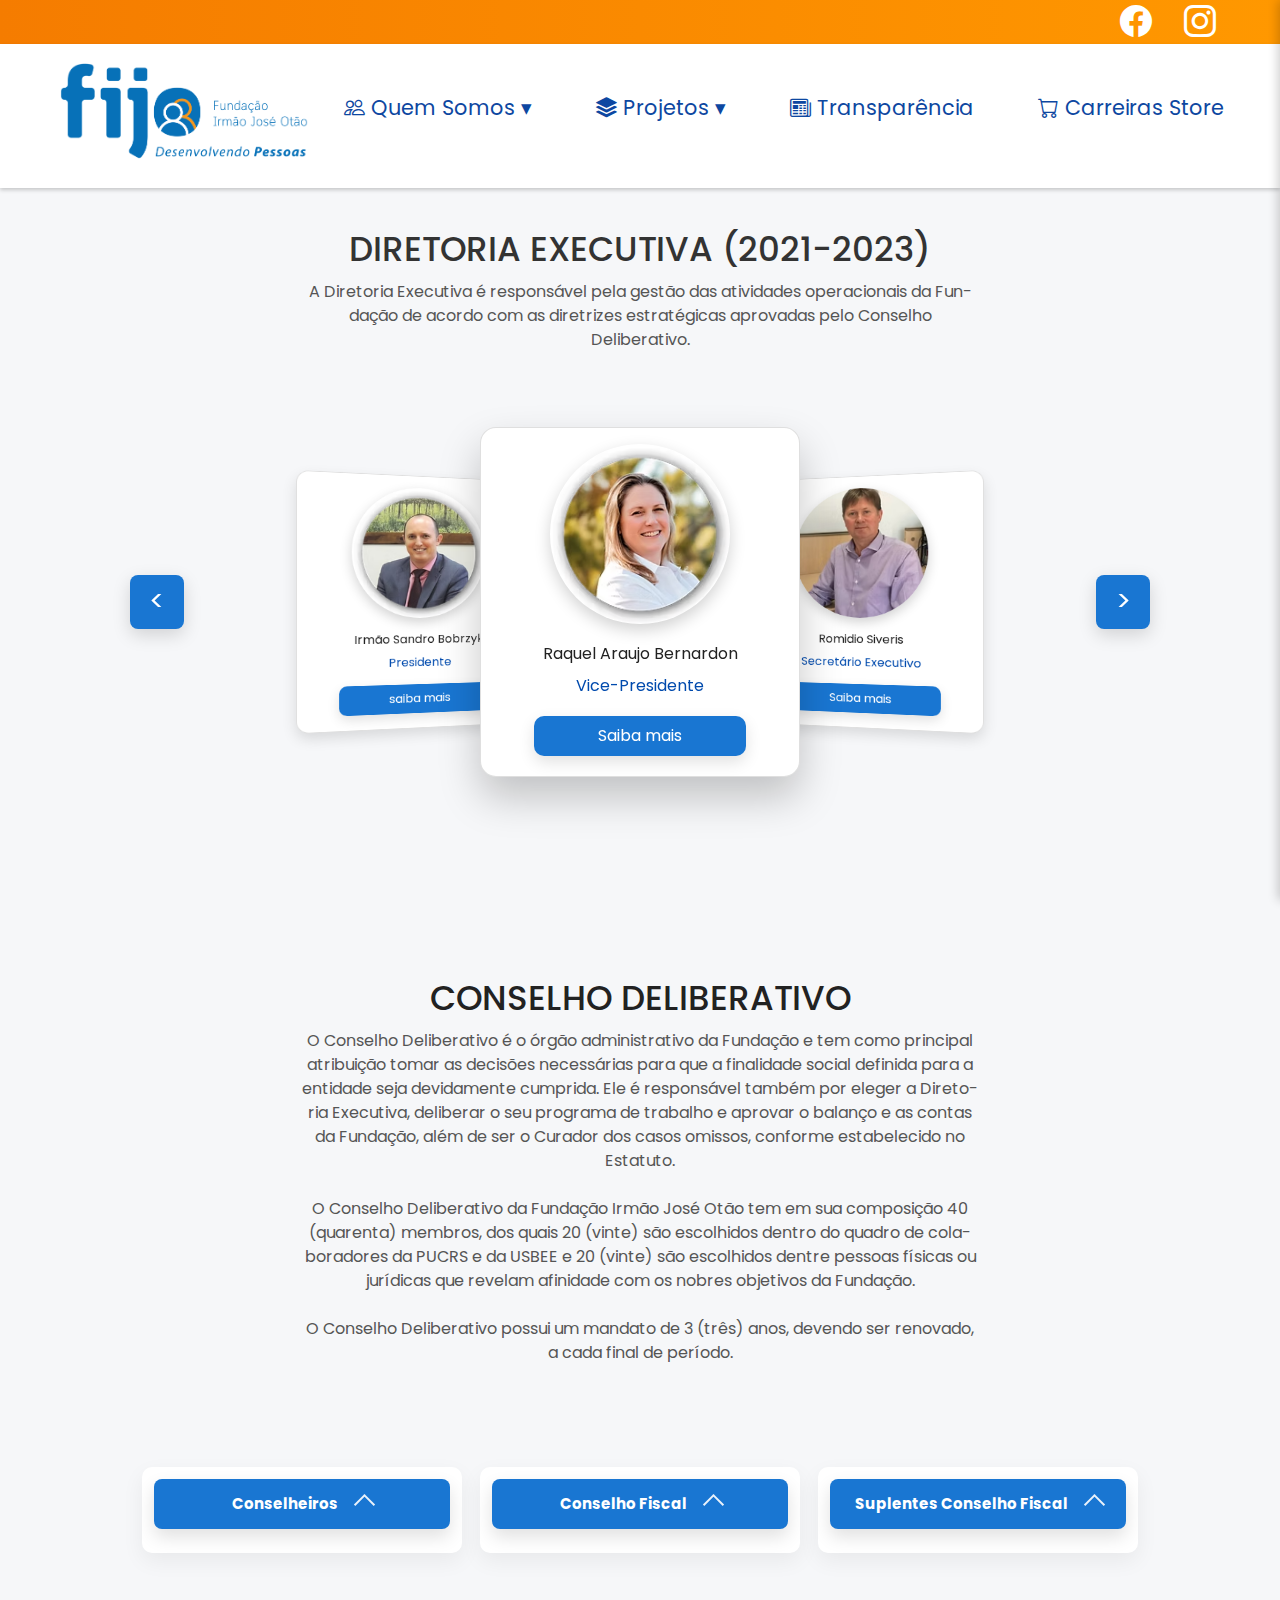
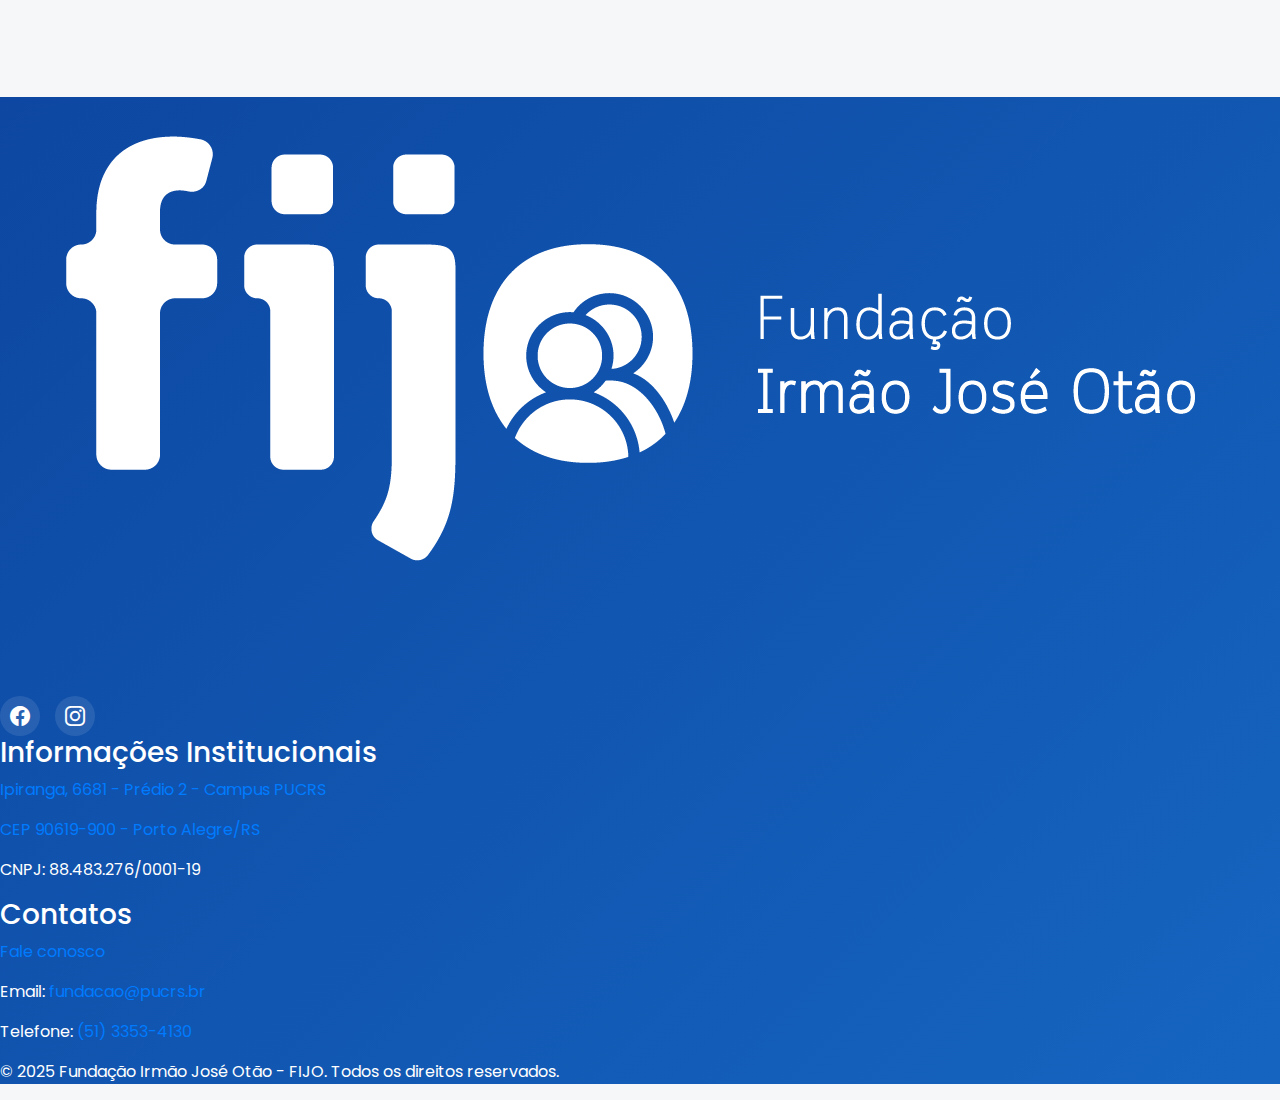
<file: html/diretoria.html>
<!DOCTYPE html>
<html lang="pt-br">
  <head>
    <meta charset="UTF-8" />
    <meta name="viewport" content="width=device-width, initial-scale=1.0" />
    <!-- fonte poppins -->
    <link rel="preconnect" href="https://fonts.googleapis.com" />
    <link rel="preconnect" href="https://fonts.gstatic.com" crossorigin />
    <link
      href="https://fonts.googleapis.com/css2?family=Poppins:ital,wght@0,100;0,200;0,300;0,400;0,500;0,600;0,700;0,800;0,900;1,100;1,200;1,300;1,400;1,500;1,600;1,700;1,800;1,900&display=swap"
      rel="stylesheet"
    />

    <link
      rel="stylesheet"
      href="https://cdn.jsdelivr.net/npm/bootstrap-icons@1.11.3/font/bootstrap-icons.css"
    />
    <link
      rel="stylesheet"
      href="https://stackpath.bootstrapcdn.com/bootstrap/4.3.1/css/bootstrap.min.css"
    />
    <title>Diretoria - FIJO</title>
    <link rel="stylesheet" href="../css/nav-bar.css">
    <link rel="stylesheet" href="../css/diretoria.css">
    <link rel="stylesheet" href="../css/footer-bar.css">
    <link rel="stylesheet" href="../css/conselheiro.css">
  </head>
  <body>
    <header>
    <nav>
      <div class="sociais">
        <div>
          <a href="https://www.facebook.com/fundacaoirmaojoseotao/?locale=pt_BR">
            <i class="bi bi-facebook"></i>
          </a>
        </div>
        <div>
          <a href="https://www.instagram.com/fundacaofijo/" target="_blank">
            <i class="bi bi-instagram"></i>
          </a>
        </div>
      </div>


      <div class="selecao">
        <a href="../index.html">
          <img src="../img/logo-atualPrancheta 46.png">
        </a>

        <ul class="links">
          <li class="dropdown">
            <a href="../html/quem-somos.html"><i class="bi bi-people"></i> Quem Somos ▾</a>
            <ul class="submenu">
              <li><a href="../html/linha_tempo.html">História</a></li>
              <li><a href="../html/diretoria.html">Diretoria</a></li>
            </ul>
          </li>

          <li class="dropdown">
            <a href="../html/projetos.html"><i class="bi bi-stack"></i> Projetos ▾</a>
            <ul class="submenu">
              <li><a href="../html/parceiros.html">Parceiros</a></li>
              <li><a href="../html/impacto_social.html">Impacto Social</a></li>
            </ul>
          </li>

          <li><a href="../html/transparencia.html"><i class="bi bi-newspaper"></i> Transparência</a></li>

          <li><a href="../html/carreiras-store.html"><i class="bi bi-cart"></i> Carreiras Store</a></li>
        </ul>

<!-- Botão Mobile -->
<button class="menu-btn" onclick="toggleMenu()">
    <span></span>
    <span></span>
    <span></span>
</button>

<!-- Menu Mobile -->
<div id="menu-mobile" class="menu-mobile">
    <ul>

        <!-- Quem Somos -->
        <li class="mobile-dropdown">
            <div class="mobile-header">
                <a href="../html/quem-somos.html" class="mobile-link">
                    <i class="bi bi-people-fill"></i> Quem Somos
                </a>
                <button class="mobile-arrow" data-target="submenu-1">▾</button>
            </div>

            <ul class="mobile-submenu" id="submenu-1">
                <li><a href="../html/linha_tempo.html"><i class="bi bi-clock-history"></i> História</a></li>
                <li><a href="../html/diretoria.html"><i class="bi bi-person-fill"></i> Diretoria</a></li>
            </ul>
        </li>

        <!-- Projetos -->
        <li class="mobile-dropdown">
            <div class="mobile-header">
                <a href="../html/projetos.html" class="mobile-link">
                    <i class="bi bi-stack"></i> Projetos
                </a>
                <button class="mobile-arrow" data-target="submenu-2">▾</button>
            </div>

            <ul class="mobile-submenu" id="submenu-2">
                <li><a href="../html/parceiros.html"><i class="bi bi-emoji-smile-fill"></i> Parceiros</a></li>
                <li><a href="../html/impacto_social.html"><i class="bi bi-globe-americas"></i> Impacto Social</a></li>
            </ul>
        </li>

        <!-- Links simples -->
        <li><a href="../html/transparencia.html"><i class="bi bi-newspaper"></i> Transparência</a></li>
        <li><a href="../html/carreiras-store.html"><i class="bi bi-cart-fill"></i> Carreiras Store</a></li>
        <li><a href="../html/contato.html"><i class="bi bi-telephone-fill"></i> Contato</a></li>

    </ul>
</div>

<!-- Fundo escuro -->
<div id="overlay" class="overlay" onclick="toggleMenu()"></div>

      </div>

    </nav>
  </header>
    <main class="texto-main">
      <h1 class="texto-h1">DIRETORIA EXECUTIVA (2021-2023)</h1>
      <p class="descricao">
        A Diretoria Executiva é responsável pela gestão das atividades
        operacionais da Fundação de acordo com as diretrizes estratégicas
        aprovadas pelo Conselho Deliberativo.
      </p>
      <!-- CARROSSEL -->
      <section class="carousel-wrapper">
        <button class="nav prev" aria-label="Anterior">&lt;</button>
        <div class="carousel">
          <!-- Card 1 -->
          <div class="card">
            <img
              src="../img/Foto-Ir_-Sandro.avif"
              alt="sandro"
              class="avatar"
            />
            <div class="conteudo">
              <div class="nome">Irmão Sandro Bobrzyk</div>
              <div class="cargo">Presidente</div>
            </div>
            <button class="cta">
              <a href="./historico1.html">saiba mais</a>
            </button>
          </div>
          <!-- Card 2 (central inicial) -->
          <div class="card">
            <img src="../img/Foto-Raquel.avif" alt="raquel" class="avatar" />
            <div class="conteudo">
              <div class="nome">Raquel Araujo Bernardon</div>
              <div class="cargo">Vice-Presidente</div>
            </div>
            <button class="cta">
              <a href="./historico2.html">Saiba mais</a>
            </button>
          </div>
          <!-- Card 3 -->
          <div class="card">
            <img
              src="../img/romidio.avif"
              alt="romidio"
              class="avatar"
            />
            <div class="conteudo">
              <div class="nome">Romidio Siveris</div>
              <div class="cargo">Secretário Executivo</div>
            </div>
            <button class="cta">
              <a href="./historico3.html">Saiba mais</a>
            </button>
          </div>
        </div>
        <button class="nav next" aria-label="Próximo">&gt;</button>
      </section>
    </main>

    <br><br><br><br>
    <!-- Listas dos Conselheiros da FIJO -->

    <h2 class="titulo">CONSELHO DELIBERATIVO</h2> 
    <p class="descricao">O Conselho Deliberativo é o órgão administrativo da Fundação e tem como principal atribuição tomar as decisões necessárias para que a finalidade social definida para a entidade seja devidamente cumprida. Ele é responsável também por eleger a Diretoria Executiva, deliberar o seu programa de trabalho e aprovar o balanço e as contas da Fundação, além de ser o Curador dos casos omissos, conforme estabelecido no Estatuto. <br><br>
      
    O Conselho Deliberativo da Fundação Irmão José Otão tem em sua composição 40 (quarenta) membros, dos quais 20 (vinte) são escolhidos dentro do quadro de colaboradores da PUCRS e da USBEE e 20 (vinte) são escolhidos dentre pessoas físicas ou jurídicas que revelam afinidade com os nobres objetivos da Fundação. <br><br>
    
    O Conselho Deliberativo possui um mandato de 3 (três) anos, devendo ser renovado, a cada final de período.</p><br><br><br>

    <div class="container">
    <!-- Coluna 1: botão é o único título -->
    <div class="column" data-key="col1">
      <button class="toggle-btn" aria-expanded="false">Conselheiros<span class="arrow"></span></button>

        <div class="list-wrap" aria-hidden="true">
          <ul class="names-list">
		        <li>Andrea Gonçalves Bandeira</li>
            <li>Profª. Drª. Betina Blochtein</li>
            <li>Profª. Drª. Carla Denise Bonan</li>
            <li>Carlos Guilherme Mate</li>
            <li>Prof. Dr. Carlos Nelson dos Reis </li>
            <li>Clodis Xavier da Silva</li>
            <li>Dario Anschau</li>
            <li>Eduardo Meira Peres</li>
            <li>Prof. Francisco Arseli Kern</li>
            <li>Ionara Rech</li>
            <li>Prof. Dr. Jaderson Costa da Costa</li>
            <li>João Carlos Nedel</li>
            <li>Joel Ramos Corte</li>
            <li>Prof. Dr. Jorge Luis Nicolas Audy</li>
            <li>Prof. Jorge Santos Franz</li>
            <li>José Fernando Vedana</li>
            <li>Julio Cesar Ferst</li>
            <li>Kelly Matos</li>
            <li>Ir. Lauro Hochscheidt</li>
            <li>Lidiane Ramirez de Amorim</li>
            <li>Prof. Dr. Luciano Castro</li>
            <li>Prof. Dr. Luis Humberto de Mello Villwock</li>
            <li>Ir. Manuir José Mentges</li>
            <li>Ir. Marcelo Bonhemberger</li>
            <li>Marcelo Machado Bertoluci</li>
            <li>Prof. Dr. Marcos Alexandre Másera</li>
            <li>Maria de Fatima Zachia Paludo</li>
            <li>Maria do Carmo Hernandorena</li>
            <li>Profª. Maria Regina Fay de Azambuja</li>
            <li>Marta Dieterich Voelcker</li>
            <li>Maurien Randon</li>
            <li>Ir. Miguel Antonio Orlandi</li>
            <li>Ir. Odilmar Jose Civa Fachi</li>
            <li>Rafael Prikladnicki</li>
            <li>Prof. Dr. Ricardo Melo Bastos</li>
            <li>Samuel da Silveira</li>
            <li>Simone Engler Hahn</li>
            <li>Simone Regina Diefenthaeler Leite</li>
            <li>Solimar dos Santos Amaro</li>
            <li>Tulio Milman</li>
          </ul>
        </div>
      </div>

      <!-- Coluna 2 -->
      <div class="column" data-key="col2">
        <button class="toggle-btn" aria-expanded="false">Conselho Fiscal<span class="arrow"></span></button>

        <div class="list-wrap" aria-hidden="true">
          <ul class="names-list">
            <li>Déo Luis da Silva</li>
            <li>João Pedro Batista Ferrari Scotti</li>
            <li>Ivo Moraes Cadaval Junior</li>
          </ul>
        </div>
      </div>

      <!-- Coluna 3 -->
      <div class="column" data-key="col3">
        <button class="toggle-btn" aria-expanded="false">Suplentes Conselho Fiscal<span class="arrow"></span></button>

        <div class="list-wrap" aria-hidden="true">
          <ul class="names-list">
            <li>Luiz Carlos Pilotto</li>
            <li>Milton Fernando da Silva de Oliveira</li>
            <li>Osmar Tomaz de Souza</li>
          </ul>
        </div>
      </div>
    </div>

    <br><br><br><br><br><br>

    <footer>
    <div class="footer-container">
      <div class="footer-logo">
        <img src="../img/logo-branca.png" alt="logo fijo" />
        <div class="footer-social">
          <a href="https://www.facebook.com/fundacaoirmaojoseotao/?locale=pt_BR" target="_blank"><i class="bi bi-facebook"></i></a>
          <a href="https://www.instagram.com/fundacaofijo/" target="_blank"><i class="bi bi-instagram"></i></a>
        </div>
      </div>

      <div class="footer-formacao">
        <h3>Informações Institucionais</h3>
        <a href="https://maps.app.goo.gl/2BzVPABnQnim523c7">
          <p>Ipiranga, 6681 - Prédio 2 - Campus PUCRS</p>
          <p>CEP 90619-900 - Porto Alegre/RS</p>
        </a>
        <p>CNPJ: 88.483.276/0001-19</p>
      </div>

      <div class="footer-contato">
        <h3>Contatos</h3>
        <p><a href="../html/contato.html">Fale conosco</a></p>
        <p>Email: <a href="mailto:fundacao@pucrs.br">fundacao@pucrs.br</a></p>
        <p>Telefone: <a href="tel:+555133534130">(51) 3353-4130</a></p>
      </div>
    </div>

    <div class="footer-botao">
      <p>&copy; 2025 Fundação Irmão José Otão - FIJO. Todos os direitos reservados.</p>
    </div>
  </footer>

    <script src="../js/diretoria.js"></script>
    <script src="../js/index.js"></script>
  </body>
</html>
</file>
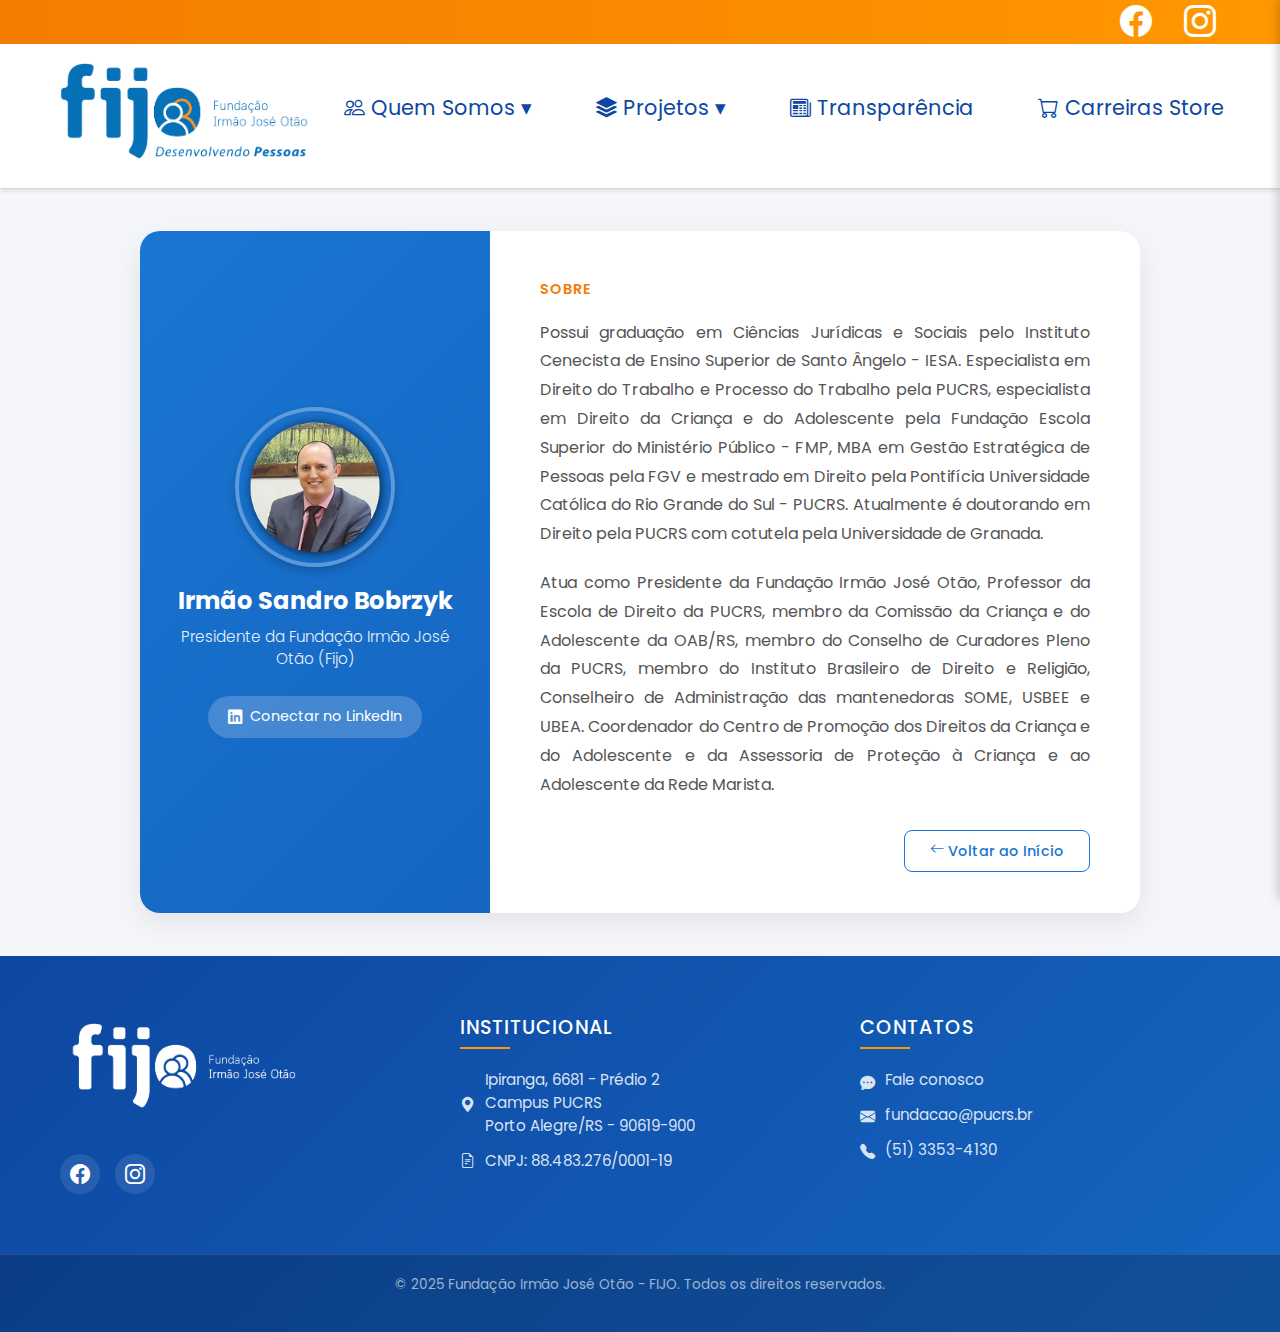
<file: html/historico1.html>
<!DOCTYPE html>
<html lang="pt-br">

<head>
  <meta charset="UTF-8" />
  <meta name="viewport" content="width=], initial-scale=1.0" />
  <!-- fonte poppins -->
  <link rel="preconnect" href="https://fonts.googleapis.com" />
  <link rel="preconnect" href="https://fonts.gstatic.com" crossorigin />
  <link
    href="https://fonts.googleapis.com/css2?family=Poppins:ital,wght@0,100;0,200;0,300;0,400;0,500;0,600;0,700;0,800;0,900;1,100;1,200;1,300;1,400;1,500;1,600;1,700;1,800;1,900&display=swap"
    rel="stylesheet" />

  <title>Histórico - FIJO</title>
  <link rel="stylesheet" href="../css/footer-bar.css">
  <link rel="stylesheet" href="../css/nav-bar.css">
  <link rel="stylesheet" href="../css/historico.css" />
  <link rel="stylesheet" href="https://cdn.jsdelivr.net/npm/bootstrap-icons@1.11.3/font/bootstrap-icons.css" />
  <link rel="stylesheet" href="https://stackpath.bootstrapcdn.com/bootstrap/4.3.1/css/bootstrap.min.css">
</head>

<body>
  <header>
    <nav>
      <div class="sociais">
        <div>
          <a href="https://www.facebook.com/fundacaoirmaojoseotao/?locale=pt_BR">
            <i class="bi bi-facebook"></i>
          </a>
        </div>
        <div>
          <a href="https://www.instagram.com/fundacaofijo/" target="_blank">
            <i class="bi bi-instagram"></i>
          </a>
        </div>
      </div>


      <div class="selecao">
        <a href="../index.html">
          <img src="../img/logo-atualPrancheta 46.png">
        </a>

        <ul class="links">
          <li class="dropdown">
            <a href="../html/quem-somos.html"><i class="bi bi-people"></i> Quem Somos ▾</a>
            <ul class="submenu">
              <li><a href="../html/linha_tempo.html">História</a></li>
              <li><a href="../html/diretoria.html">Diretoria</a></li>
            </ul>
          </li>

          <li class="dropdown">
            <a href="../html/projetos.html"><i class="bi bi-stack"></i> Projetos ▾</a>
            <ul class="submenu">
              <li><a href="../html/parceiros.html">Parceiros</a></li>
              <li><a href="../html/impacto_social.html">Impacto Social</a></li>
            </ul>
          </li>

          <li><a href="../html/transparencia.html"><i class="bi bi-newspaper"></i> Transparência</a></li>

          <li><a href="../html/carreiras-store.html"><i class="bi bi-cart"></i> Carreiras Store</a></li>
        </ul>

<!-- Botão Mobile -->
<button class="menu-btn" onclick="toggleMenu()">
    <span></span>
    <span></span>
    <span></span>
</button>

<!-- Menu Mobile -->
<div id="menu-mobile" class="menu-mobile">
    <ul>

        <!-- Quem Somos -->
        <li class="mobile-dropdown">
            <div class="mobile-header">
                <a href="../html/quem-somos.html" class="mobile-link">
                    <i class="bi bi-people-fill"></i> Quem Somos
                </a>
                <button class="mobile-arrow" data-target="submenu-1">▾</button>
            </div>

            <ul class="mobile-submenu" id="submenu-1">
                <li><a href="../html/linha_tempo.html"><i class="bi bi-clock-history"></i> História</a></li>
                <li><a href="../html/diretoria.html"><i class="bi bi-person-fill"></i> Diretoria</a></li>
            </ul>
        </li>

        <!-- Projetos -->
        <li class="mobile-dropdown">
            <div class="mobile-header">
                <a href="../html/projetos.html" class="mobile-link">
                    <i class="bi bi-stack"></i> Projetos
                </a>
                <button class="mobile-arrow" data-target="submenu-2">▾</button>
            </div>

            <ul class="mobile-submenu" id="submenu-2">
                <li><a href="../html/parceiros.html"><i class="bi bi-emoji-smile-fill"></i> Parceiros</a></li>
                <li><a href="../html/impacto_social.html"><i class="bi bi-globe-americas"></i> Impacto Social</a></li>
            </ul>
        </li>

        <!-- Links simples -->
        <li><a href="../html/transparencia.html"><i class="bi bi-newspaper"></i> Transparência</a></li>
        <li><a href="../html/carreiras-store.html"><i class="bi bi-cart-fill"></i> Carreiras Store</a></li>
        <li><a href="../html/contato.html"><i class="bi bi-telephone-fill"></i> Contato</a></li>

    </ul>
</div>

<!-- Fundo escuro -->
<div id="overlay" class="overlay" onclick="toggleMenu()"></div>

      </div>

    </nav>
  </header>

  <main>
  <section class="historico-container">
    <div class="profile-card">
      
      <div class="profile-identity">
        <div class="img-container">
          <img src="../img/Foto-Ir_-Sandro.avif" alt="Irmão Sandro Bobrzyk" class="avatar" />
        </div>
        
        <h2 class="nome">Irmão Sandro Bobrzyk</h2>
        <p class="cargo">Presidente da Fundação Irmão José Otão (Fijo)</p>
        
        <div class="social-links">
          <a href="https://www.linkedin.com/in/sandro-bobrzyk-140b0a94/?originalSubdomain=br" target="_blank" class="btn-linkedin">
            <i class="bi bi-linkedin"></i> Conectar no LinkedIn
          </a>
        </div>
      </div>

      <div class="profile-bio">
        <h3>Sobre</h3>
        <p>
          Possui graduação em Ciências Jurídicas e Sociais pelo Instituto Cenecista de Ensino Superior de Santo Ângelo - IESA. Especialista em Direito do Trabalho e Processo do Trabalho pela PUCRS, especialista em Direito da Criança e do Adolescente pela Fundação Escola Superior do Ministério Público - FMP, MBA em Gestão Estratégica de Pessoas pela FGV e mestrado em Direito pela Pontifícia Universidade Católica do Rio Grande do Sul - PUCRS. Atualmente é doutorando em Direito pela PUCRS com cotutela pela Universidade de Granada.
        </p>
        <p>
          Atua como Presidente da Fundação Irmão José Otão, Professor da Escola de Direito da PUCRS, membro da Comissão da Criança e do Adolescente da OAB/RS, membro do Conselho de Curadores Pleno da PUCRS, membro do Instituto Brasileiro de Direito e Religião, Conselheiro de Administração das mantenedoras SOME, USBEE e UBEA. Coordenador do Centro de Promoção dos Direitos da Criança e do Adolescente e da Assessoria de Proteção à Criança e ao Adolescente da Rede Marista.
        </p>
        
        <div class="actions">
          <a href="./diretoria.html" class="btn-outline">
            <i class="bi bi-arrow-left"></i> Voltar ao Início
          </a>
        </div>
      </div>

    </div>
  </section>
</main>
  <footer>
  <div class="footer-content">
    
    <div class="footer-brand">
      <img src="../img/logo-branca.png" alt="Logo FIJO" class="footer-logo-img" />
      <div class="footer-social">
        <a href="https://www.facebook.com/fundacaoirmaojoseotao/?locale=pt_BR" target="_blank" aria-label="Facebook">
          <i class="bi bi-facebook"></i>
        </a>
        <a href="https://www.instagram.com/fundacaofijo/" target="_blank" aria-label="Instagram">
          <i class="bi bi-instagram"></i>
        </a>
      </div>
    </div>

    <div class="footer-section">
      <h3>Institucional</h3>
      <ul class="footer-links">
        <li>
          <a href="https://maps.app.goo.gl/2BzVPABnQnim523c7" target="_blank">
            <i class="bi bi-geo-alt-fill"></i>  
            <span>
              Ipiranga, 6681 - Prédio 2<br>
              Campus PUCRS<br>
              Porto Alegre/RS - 90619-900
            </span>
          </a>
        </li>
        <li class="cnpj-text">
          <i class="bi bi-file-earmark-text"></i>
          <span>CNPJ: 88.483.276/0001-19</span>
        </li>
      </ul>
    </div>

    <div class="footer-section">
      <h3>Contatos</h3>
      <ul class="footer-links">
        <li>
          <a href="../html/contato.html">
            <i class="bi bi-chat-dots-fill"></i> Fale conosco
          </a>
        </li>
        <li>
          <a href="mailto:fundacao@pucrs.br">
            <i class="bi bi-envelope-fill"></i> fundacao@pucrs.br
          </a>
        </li>
        <li>
          <a href="tel:+555133534130">
            <i class="bi bi-telephone-fill"></i> (51) 3353-4130
          </a>
        </li>
      </ul>
    </div>

  </div>

  <div class="footer-bottom">
    <p>&copy; 2025 Fundação Irmão José Otão - FIJO. Todos os direitos reservados.</p>
  </div>
</footer>
  <script src="../js/index.js"></script>
</body>
</html>
</file>
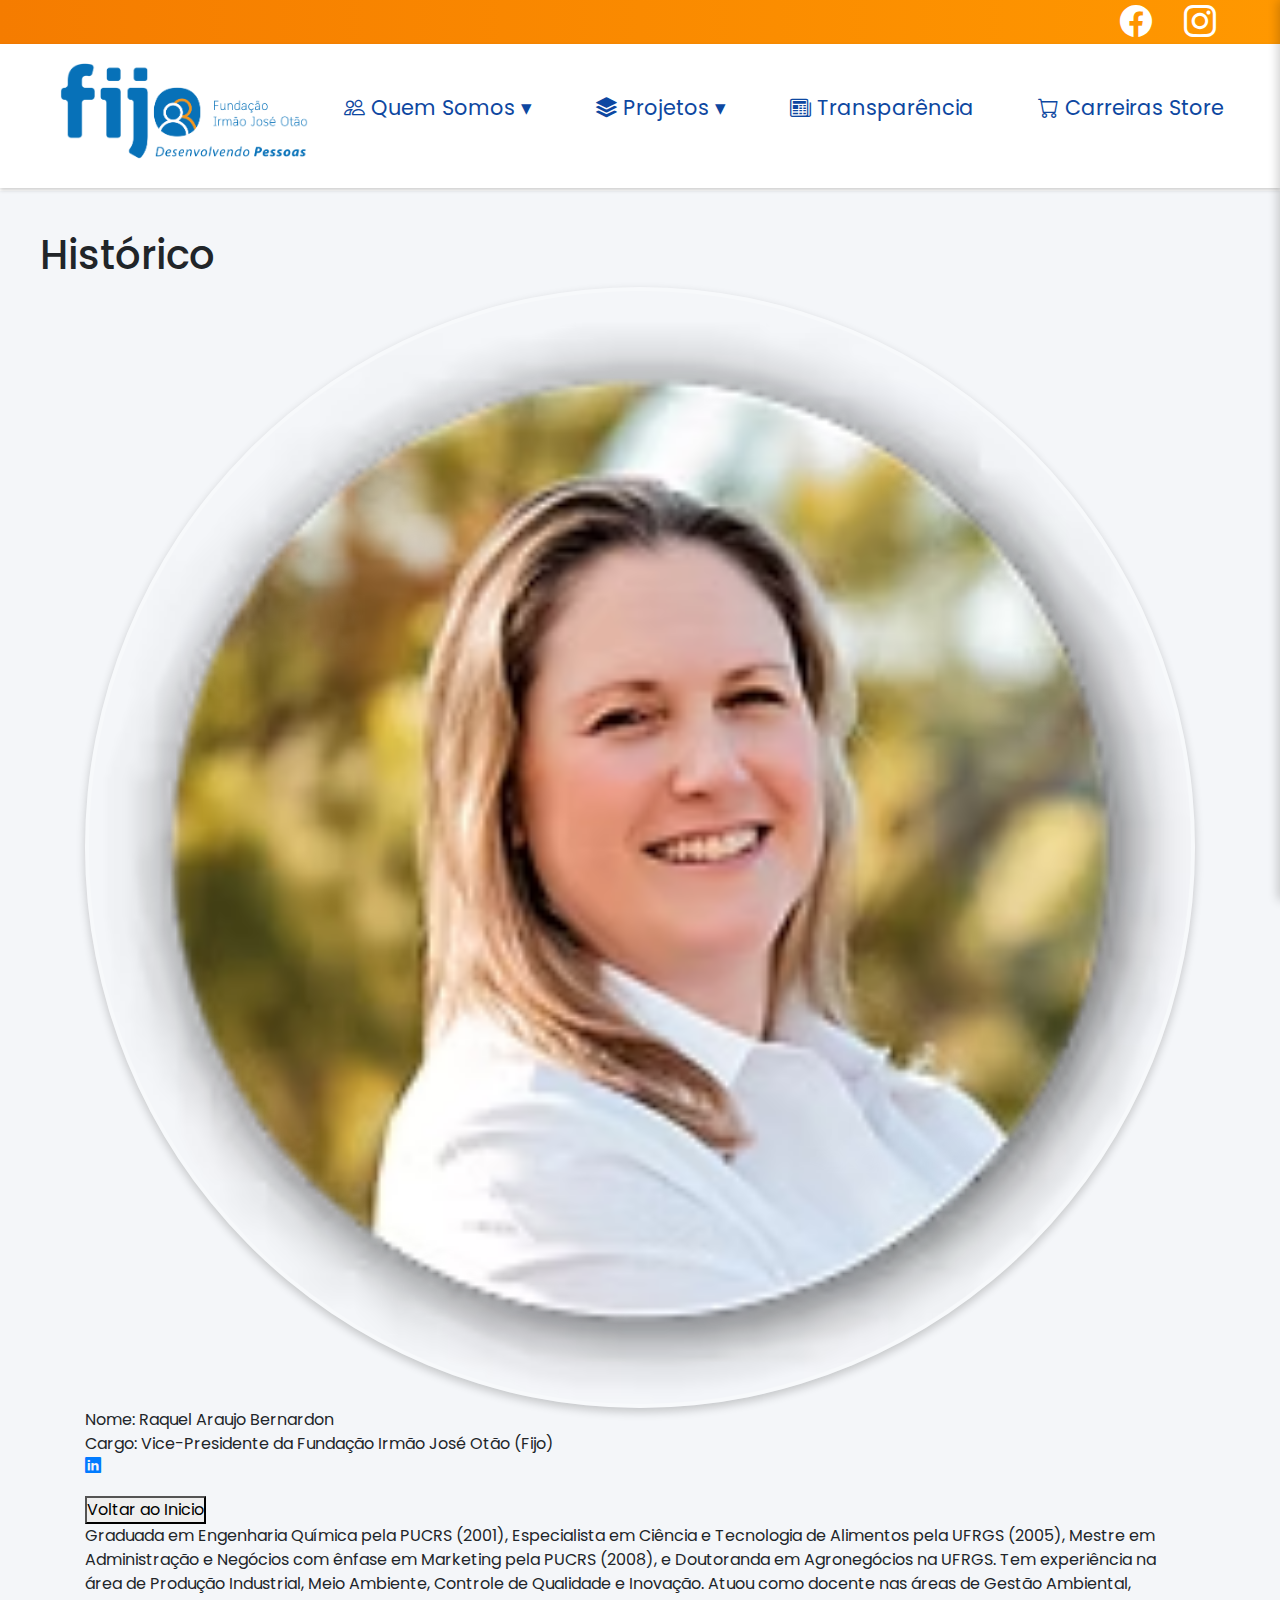
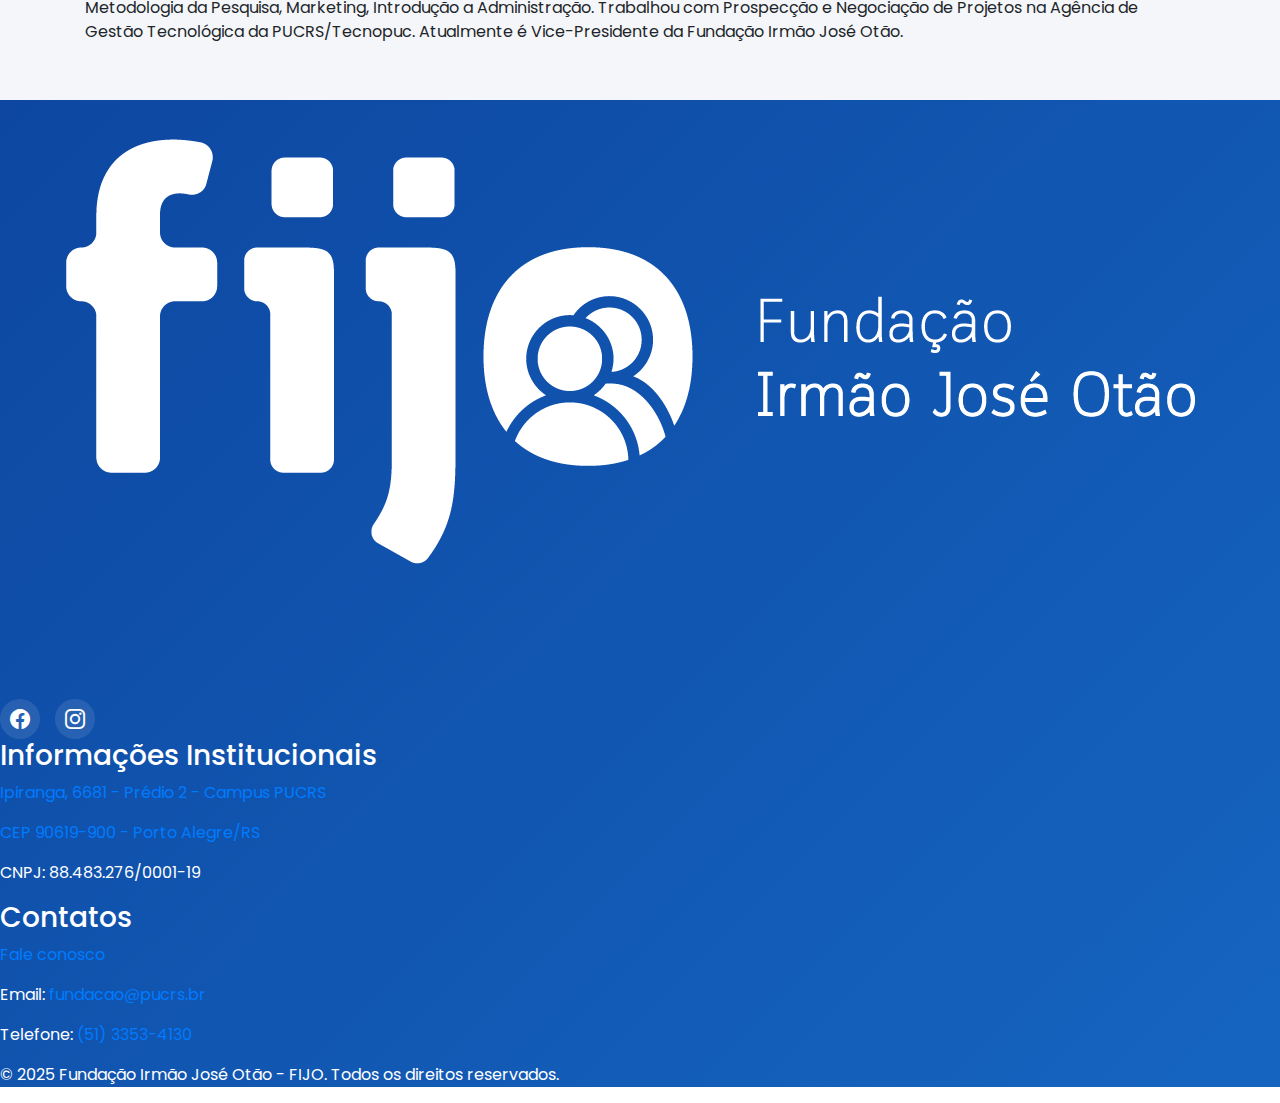
<file: html/historico2.html>
<!DOCTYPE html>
<html lang="pt-br">

<head>
  <meta charset="UTF-8" />
  <meta name="viewport" content="width=], initial-scale=1.0" />
  <!-- fonte poppins -->
  <link rel="preconnect" href="https://fonts.googleapis.com" />
  <link rel="preconnect" href="https://fonts.gstatic.com" crossorigin />
  <link
  href="https://fonts.googleapis.com/css2?family=Poppins:ital,wght@0,100;0,200;0,300;0,400;0,500;0,600;0,700;0,800;0,900;1,100;1,200;1,300;1,400;1,500;1,600;1,700;1,800;1,900&display=swap"
  rel="stylesheet" />
  <link rel="stylesheet" href="../css/nav-bar.css" />
  <link rel="stylesheet" href="../css/historico.css" />
  <link rel="stylesheet" href="../css/footer-bar.css" />
  <link rel="stylesheet" href="https://cdn.jsdelivr.net/npm/bootstrap-icons@1.11.3/font/bootstrap-icons.css" />
  <link rel="stylesheet" href="https://stackpath.bootstrapcdn.com/bootstrap/4.3.1/css/bootstrap.min.css">
  <title>Histórico - FIJO</title>
</head>

<body>
  <header>
    <nav>
      <div class="sociais">
        <div>
          <a href="https://www.facebook.com/fundacaoirmaojoseotao/?locale=pt_BR">
            <i class="bi bi-facebook"></i>
          </a>
        </div>
        <div>
          <a href="https://www.instagram.com/fundacaofijo/" target="_blank">
            <i class="bi bi-instagram"></i>
          </a>
        </div>
      </div>


      <div class="selecao">
        <a href="../index.html">
          <img src="../img/logo-atualPrancheta 46.png">
        </a>

        <ul class="links">
          <li class="dropdown">
            <a href="../html/quem-somos.html"><i class="bi bi-people"></i> Quem Somos ▾</a>
            <ul class="submenu">
              <li><a href="../html/linha_tempo.html">História</a></li>
              <li><a href="../html/diretoria.html">Diretoria</a></li>
            </ul>
          </li>

          <li class="dropdown">
            <a href="../html/projetos.html"><i class="bi bi-stack"></i> Projetos ▾</a>
            <ul class="submenu">
              <li><a href="../html/parceiros.html">Parceiros</a></li>
              <li><a href="../html/impacto_social.html">Impacto Social</a></li>
            </ul>
          </li>

          <li><a href="../html/transparencia.html"><i class="bi bi-newspaper"></i> Transparência</a></li>

          <li><a href="../html/carreiras-store.html"><i class="bi bi-cart"></i> Carreiras Store</a></li>
        </ul>

<!-- Botão Mobile -->
<button class="menu-btn" onclick="toggleMenu()">
    <span></span>
    <span></span>
    <span></span>
</button>

<!-- Menu Mobile -->
<!-- Menu Mobile -->
<div id="menu-mobile" class="menu-mobile">
    <ul>

        <!-- Quem Somos -->
        <li class="mobile-dropdown">
            <div class="mobile-header">
                <a href="../html/quem-somos.html" class="mobile-link">
                    <i class="bi bi-people-fill"></i> Quem Somos
                </a>
                <button class="mobile-arrow" data-target="submenu-1">▾</button>
            </div>

            <ul class="mobile-submenu" id="submenu-1">
                <li><a href="../html/linha_tempo.html"><i class="bi bi-clock-history"></i> História</a></li>
                <li><a href="../html/diretoria.html"><i class="bi bi-person-fill"></i> Diretoria</a></li>
            </ul>
        </li>

        <!-- Projetos -->
        <li class="mobile-dropdown">
            <div class="mobile-header">
                <a href="../html/projetos.html" class="mobile-link">
                    <i class="bi bi-stack"></i> Projetos
                </a>
                <button class="mobile-arrow" data-target="submenu-2">▾</button>
            </div>

            <ul class="mobile-submenu" id="submenu-2">
                <li><a href="../html/parceiros.html"><i class="bi bi-emoji-smile-fill"></i> Parceiros</a></li>
                <li><a href="../html/impacto_social.html"><i class="bi bi-globe-americas"></i> Impacto Social</a></li>
            </ul>
        </li>

        <!-- Links simples -->
        <li><a href="../html/transparencia.html"><i class="bi bi-newspaper"></i> Transparência</a></li>
        <li><a href="../html/carreiras-store.html"><i class="bi bi-cart-fill"></i> Carreiras Store</a></li>
        <li><a href="../html/contato.html"><i class="bi bi-telephone-fill"></i> Contato</a></li>

    </ul>
</div>

<!-- Fundo escuro -->
<div id="overlay" class="overlay" onclick="toggleMenu()"></div>

      </div>

    </nav>
  </header>
  <main>
    <h1>Histórico</h1>
      <section class="container">
        <div class="coluna-esquerda">
          <img src="../img/Foto-Raquel.avif" alt="raquel" class="avatar" />
          <p class="bloco-azul grande">
            Nome: Raquel Araujo Bernardon<br/>
            Cargo: Vice-Presidente da Fundação Irmão José Otão (Fijo)<br />
            <a href="https://www.linkedin.com/in/raquel-bernardon-6936507/"
            target="_blank"
              target="_blank">
              <i class="bi bi-linkedin"></i>
            </a>
          </p>
          <a href="./diretoria.html">
          <button class="bloco-azul pequeno">Voltar ao Inicio</button>
          </a>
        </div>

        <div class="coluna-direita">
          <p class="bloco-laranja">
             Graduada em Engenharia Química pela PUCRS (2001), Especialista em Ciência e Tecnologia de Alimentos pela UFRGS (2005), Mestre em Administração e Negócios com ênfase em Marketing pela PUCRS (2008), e Doutoranda em Agronegócios na UFRGS. Tem experiência na área de Produção Industrial, Meio Ambiente, Controle de Qualidade e Inovação. Atuou como docente nas áreas de Gestão Ambiental, Metodologia da Pesquisa, Marketing, Introdução a Administração. Trabalhou com Prospecção e Negociação de Projetos na Agência de Gestão Tecnológica da PUCRS/Tecnopuc. Atualmente é Vice-Presidente da Fundação Irmão José Otão.
          </p>
        </div>
      </section>
  </main>
  <footer>
    <div class="footer-container">
      <div class="footer-logo">
        <img src="../img/logo-branca.png" alt="logo fijo" />
        <div class="footer-social">
          <a href="https://www.facebook.com/fundacaoirmaojoseotao/?locale=pt_BR" target="_blank"><i class="bi bi-facebook"></i></a>
          <a href="https://www.instagram.com/fundacaofijo/" target="_blank"><i class="bi bi-instagram"></i></a>
        </div>
      </div>

      <div class="footer-formacao">
        <h3>Informações Institucionais</h3>
        <a href="https://maps.app.goo.gl/2BzVPABnQnim523c7">
          <p>Ipiranga, 6681 - Prédio 2 - Campus PUCRS</p>
          <p>CEP 90619-900 - Porto Alegre/RS</p>
        </a>
        <p>CNPJ: 88.483.276/0001-19</p>
      </div>

      <div class="footer-contato">
        <h3>Contatos</h3>
        <p><a href="../html/contato.html">Fale conosco</a></p>
        <p>Email: <a href="mailto:fundacao@pucrs.br">fundacao@pucrs.br</a></p>
        <p>Telefone: <a href="tel:+555133534130">(51) 3353-4130</a></p>
      </div>
    </div>

    <div class="footer-botao">
      <p>&copy; 2025 Fundação Irmão José Otão - FIJO. Todos os direitos reservados.</p>
    </div>
  </footer>
  <script src="../js/index.js"></script>
</body>
</html>
</file>
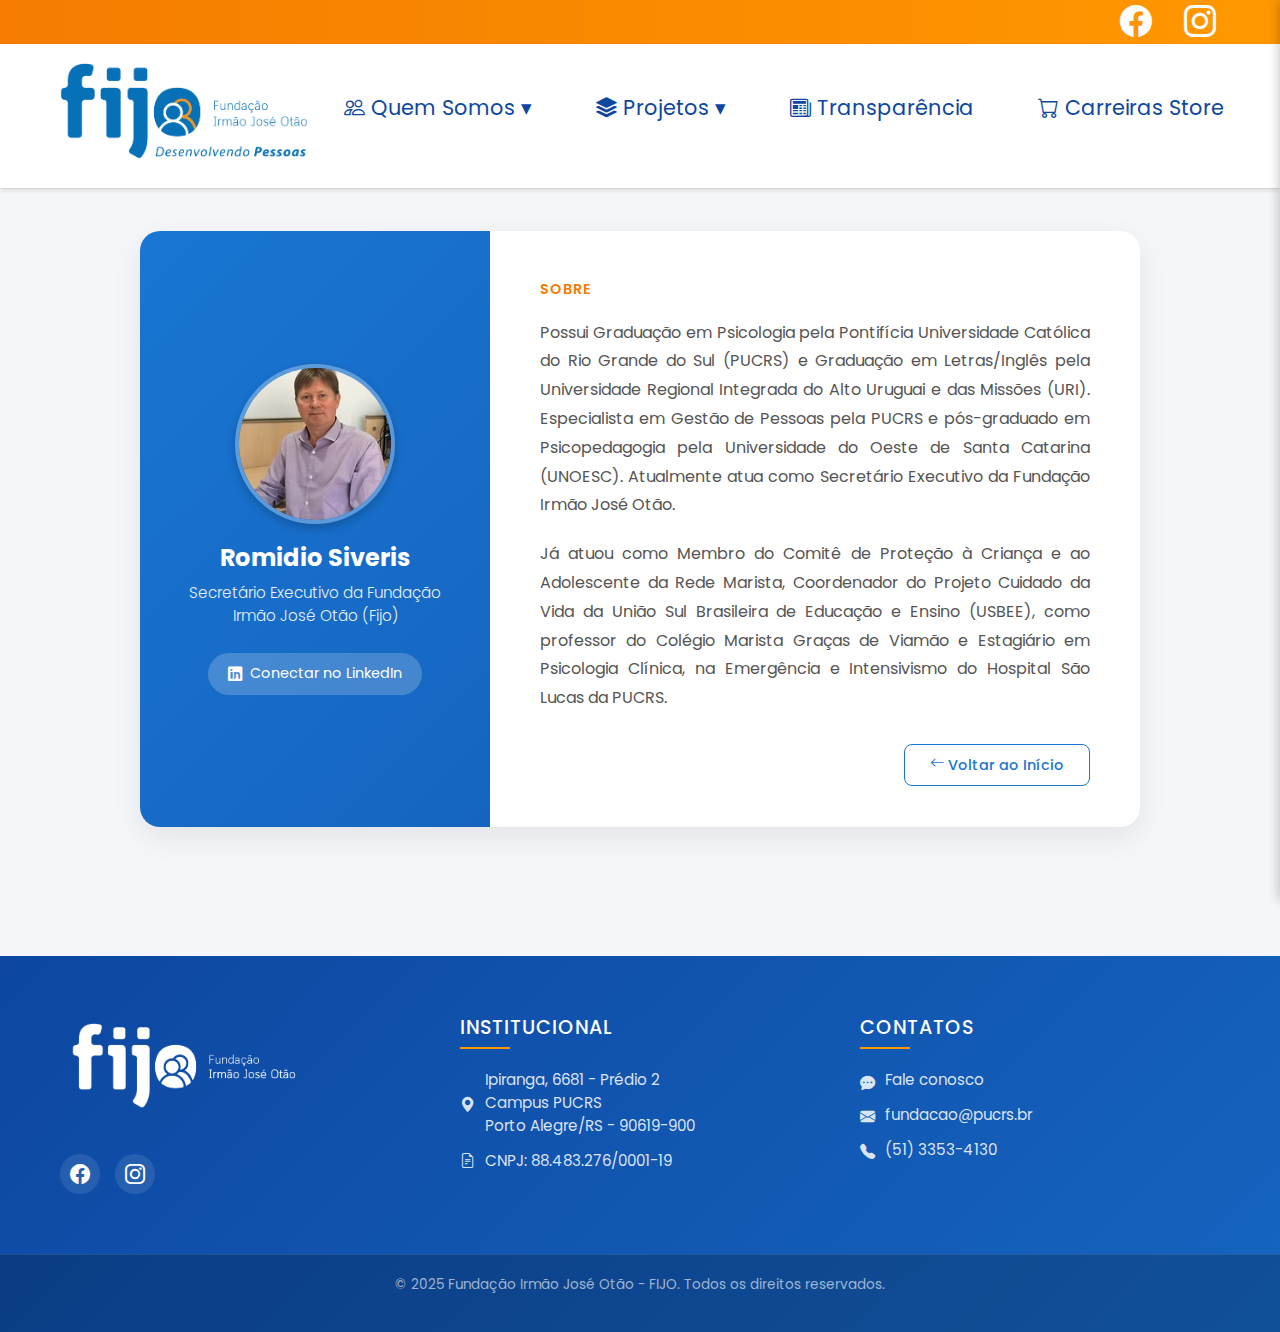
<file: html/historico3.html>
<!DOCTYPE html>
<html lang="pt-br">

<head>
  <meta charset="UTF-8" />
  <meta name="viewport" content="width=], initial-scale=1.0" />
  <!-- fonte poppins -->
  <link rel="preconnect" href="https://fonts.googleapis.com" />
  <link rel="preconnect" href="https://fonts.gstatic.com" crossorigin />
  <link
  href="https://fonts.googleapis.com/css2?family=Poppins:ital,wght@0,100;0,200;0,300;0,400;0,500;0,600;0,700;0,800;0,900;1,100;1,200;1,300;1,400;1,500;1,600;1,700;1,800;1,900&display=swap"
  rel="stylesheet" />
  
  <link rel="stylesheet" href="../css/nav-bar.css" />
  <link rel="stylesheet" href="../css/footer-bar.css" />
  <link rel="stylesheet" href="../css/historico.css" />
  <link rel="stylesheet" href="https://cdn.jsdelivr.net/npm/bootstrap-icons@1.11.3/font/bootstrap-icons.css" />
  <link rel="stylesheet" href="https://stackpath.bootstrapcdn.com/bootstrap/4.3.1/css/bootstrap.min.css">
  <title>Histórico - FIJO</title>
</head>

<body>
  <header>
    <nav>
      <div class="sociais">
        <div>
          <a href="https://www.facebook.com/fundacaoirmaojoseotao/?locale=pt_BR">
            <i class="bi bi-facebook"></i>
          </a>
        </div>
        <div>
          <a href="https://www.instagram.com/fundacaofijo/" target="_blank">
            <i class="bi bi-instagram"></i>
          </a>
        </div>
      </div>


      <div class="selecao">
        <a href="../index.html">
          <img src="../img/logo-atualPrancheta 46.png">
        </a>

        <ul class="links">
          <li class="dropdown">
            <a href="../html/quem-somos.html"><i class="bi bi-people"></i> Quem Somos ▾</a>
            <ul class="submenu">
              <li><a href="../html/linha_tempo.html">História</a></li>
              <li><a href="../html/diretoria.html">Diretoria</a></li>
            </ul>
          </li>

          <li class="dropdown">
            <a href="../html/projetos.html"><i class="bi bi-stack"></i> Projetos ▾</a>
            <ul class="submenu">
              <li><a href="../html/parceiros.html">Parceiros</a></li>
              <li><a href="../html/impacto_social.html">Impacto Social</a></li>
            </ul>
          </li>

          <li><a href="../html/transparencia.html"><i class="bi bi-newspaper"></i> Transparência</a></li>

          <li><a href="../html/carreiras-store.html"><i class="bi bi-cart"></i> Carreiras Store</a></li>
        </ul>

<!-- Botão Mobile -->
<button class="menu-btn" onclick="toggleMenu()">
    <span></span>
    <span></span>
    <span></span>
</button>

<!-- Menu Mobile -->
<div id="menu-mobile" class="menu-mobile">
    <ul>

        <!-- Quem Somos -->
        <li class="mobile-dropdown">
            <div class="mobile-header">
                <a href="../html/quem-somos.html" class="mobile-link">
                    <i class="bi bi-people-fill"></i> Quem Somos
                </a>
                <button class="mobile-arrow" data-target="submenu-1">▾</button>
            </div>

            <ul class="mobile-submenu" id="submenu-1">
                <li><a href="../html/linha_tempo.html"><i class="bi bi-clock-history"></i> História</a></li>
                <li><a href="../html/diretoria.html"><i class="bi bi-person-fill"></i> Diretoria</a></li>
            </ul>
        </li>

        <!-- Projetos -->
        <li class="mobile-dropdown">
            <div class="mobile-header">
                <a href="../html/projetos.html" class="mobile-link">
                    <i class="bi bi-stack"></i> Projetos
                </a>
                <button class="mobile-arrow" data-target="submenu-2">▾</button>
            </div>

            <ul class="mobile-submenu" id="submenu-2">
                <li><a href="../html/parceiros.html"><i class="bi bi-emoji-smile-fill"></i> Parceiros</a></li>
                <li><a href="../html/impacto_social.html"><i class="bi bi-globe-americas"></i> Impacto Social</a></li>
            </ul>
        </li>

        <!-- Links simples -->
        <li><a href="../html/transparencia.html"><i class="bi bi-newspaper"></i> Transparência</a></li>
        <li><a href="../html/carreiras-store.html"><i class="bi bi-cart-fill"></i> Carreiras Store</a></li>
        <li><a href="../html/contato.html"><i class="bi bi-telephone-fill"></i> Contato</a></li>

    </ul>
</div>

<!-- Fundo escuro -->
<div id="overlay" class="overlay" onclick="toggleMenu()"></div>

      </div>

    </nav>
  </header>
  <main>
  <section class="historico-container">
    <div class="profile-card">
      
      <div class="profile-identity">
        <div class="img-container">
          <img src="../img/romidio.avif" alt="Romidio Siveris" class="avatar" />
        </div>
        
        <h2 class="nome">Romidio Siveris</h2>
        <p class="cargo">Secretário Executivo da Fundação Irmão José Otão (Fijo)</p>
        
        <div class="social-links">
          <a href="https://www.linkedin.com/in/romidio-siveris-8b302152/" target="_blank" class="btn-linkedin">
            <i class="bi bi-linkedin"></i> Conectar no LinkedIn
          </a>
        </div>
      </div>

      <div class="profile-bio">
        <h3>Sobre</h3>
        <p>
          Possui Graduação em Psicologia pela Pontifícia Universidade Católica do Rio Grande do Sul (PUCRS) e Graduação em Letras/Inglês pela Universidade Regional Integrada do Alto Uruguai e das Missões (URI). Especialista em Gestão de Pessoas pela PUCRS e pós-graduado em Psicopedagogia pela Universidade do Oeste de Santa Catarina (UNOESC). Atualmente atua como Secretário Executivo da Fundação Irmão José Otão.
        </p>
        <p>
          Já atuou como Membro do Comitê de Proteção à Criança e ao Adolescente da Rede Marista, Coordenador do Projeto Cuidado da Vida da União Sul Brasileira de Educação e Ensino (USBEE), como professor do Colégio Marista Graças de Viamão e Estagiário em Psicologia Clínica, na Emergência e Intensivismo do Hospital São Lucas da PUCRS.
        </p>
        
        <div class="actions">
          <a href="./diretoria.html" class="btn-outline">
            <i class="bi bi-arrow-left"></i> Voltar ao Início
          </a>
        </div>
      </div>

    </div>
  </section>
</main>
  <footer>
  <div class="footer-content">
    
    <div class="footer-brand">
      <img src="../img/logo-branca.png" alt="Logo FIJO" class="footer-logo-img" />
      <div class="footer-social">
        <a href="https://www.facebook.com/fundacaoirmaojoseotao/?locale=pt_BR" target="_blank" aria-label="Facebook">
          <i class="bi bi-facebook"></i>
        </a>
        <a href="https://www.instagram.com/fundacaofijo/" target="_blank" aria-label="Instagram">
          <i class="bi bi-instagram"></i>
        </a>
      </div>
    </div>

    <div class="footer-section">
      <h3>Institucional</h3>
      <ul class="footer-links">
        <li>
          <a href="https://maps.app.goo.gl/2BzVPABnQnim523c7" target="_blank">
            <i class="bi bi-geo-alt-fill"></i>  
            <span>
              Ipiranga, 6681 - Prédio 2<br>
              Campus PUCRS<br>
              Porto Alegre/RS - 90619-900
            </span>
          </a>
        </li>
        <li class="cnpj-text">
          <i class="bi bi-file-earmark-text"></i>
          <span>CNPJ: 88.483.276/0001-19</span>
        </li>
      </ul>
    </div>

    <div class="footer-section">
      <h3>Contatos</h3>
      <ul class="footer-links">
        <li>
          <a href="../html/contato.html">
            <i class="bi bi-chat-dots-fill"></i> Fale conosco
          </a>
        </li>
        <li>
          <a href="mailto:fundacao@pucrs.br">
            <i class="bi bi-envelope-fill"></i> fundacao@pucrs.br
          </a>
        </li>
        <li>
          <a href="tel:+555133534130">
            <i class="bi bi-telephone-fill"></i> (51) 3353-4130
          </a>
        </li>
      </ul>
    </div>

  </div>

  <div class="footer-bottom">
    <p>&copy; 2025 Fundação Irmão José Otão - FIJO. Todos os direitos reservados.</p>
  </div>
</footer>
  <script src="../js/index.js"></script>
</body>
</html>
</file>
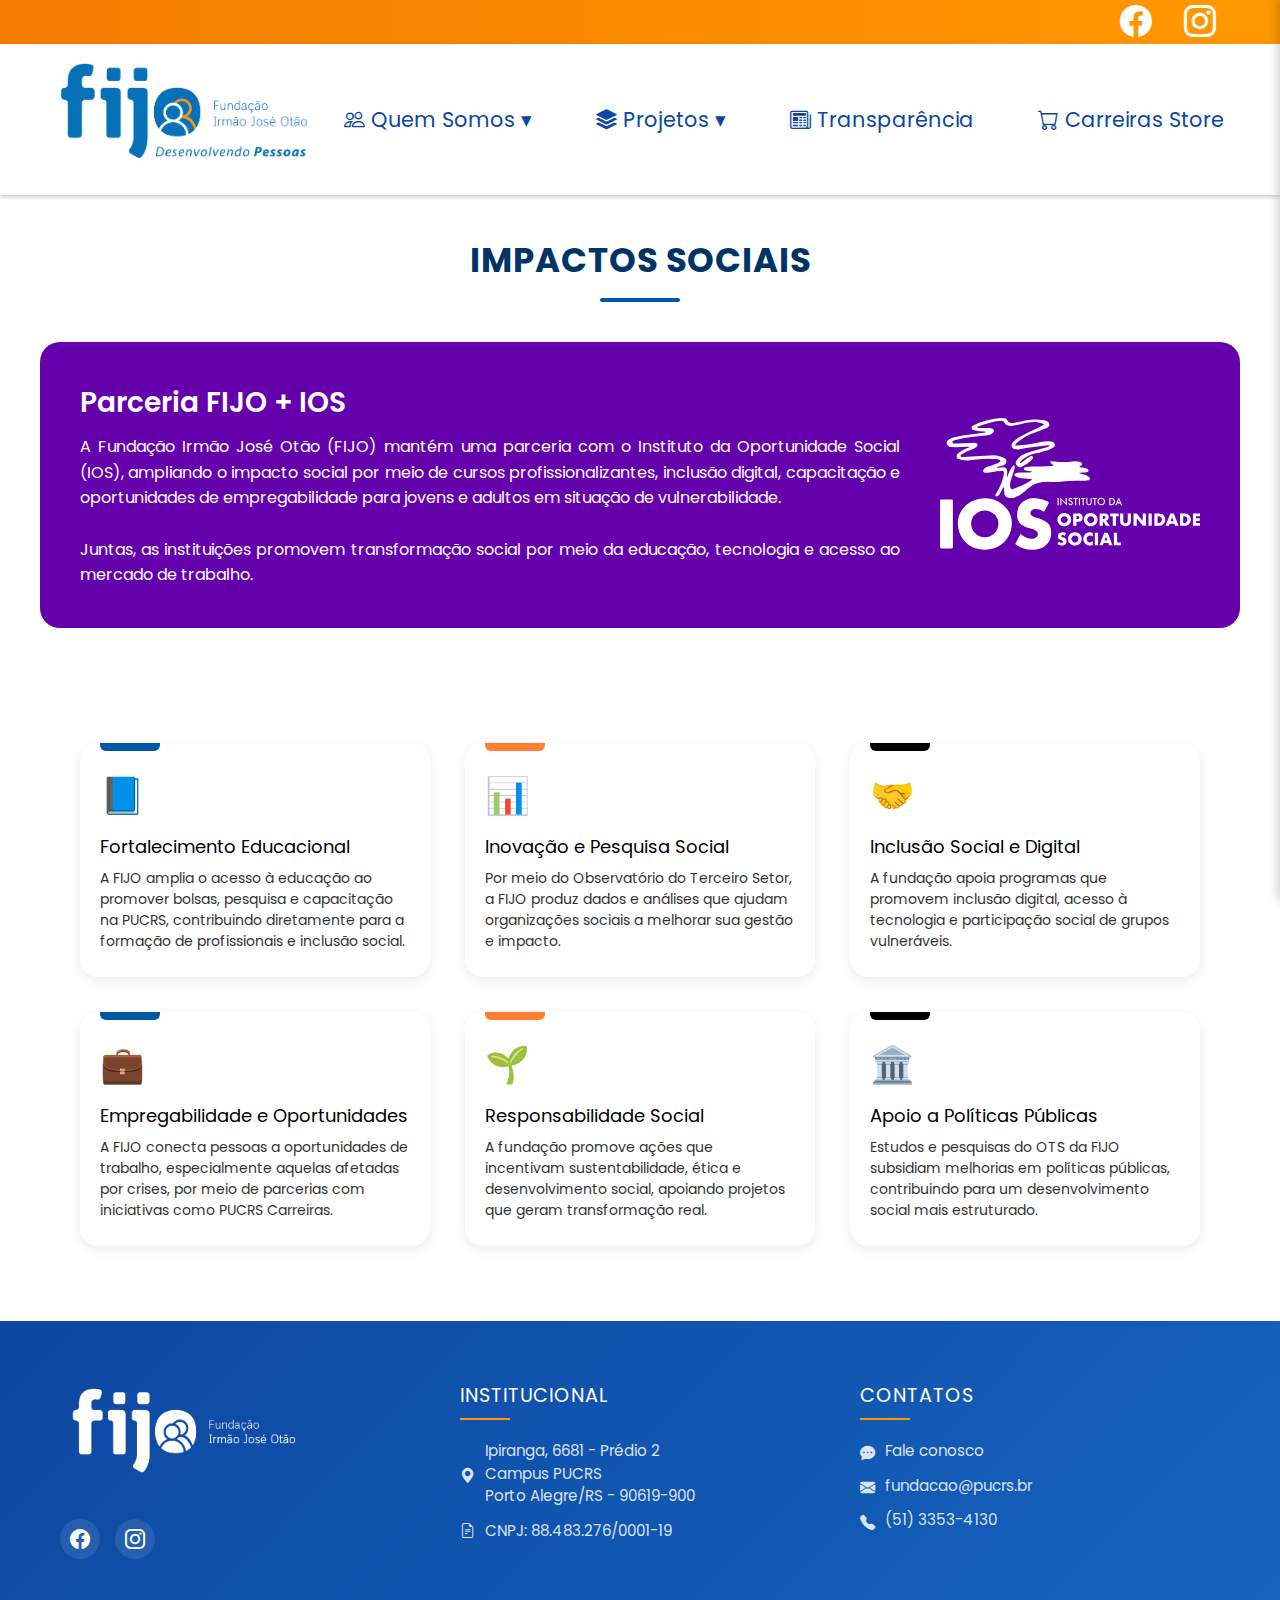
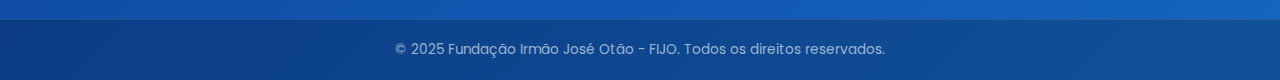
<file: html/impacto_social.html>
<!DOCTYPE html>
<html lang="pt-br">

<head>
  <meta charset="UTF-8" />
  <link rel="shortcut icon" href="https://static.wixstatic.com/media/e1d3c5_5cea48401b884e03b0d7eaca76acc833%7Emv2.png/v1/fill/w_32%2Ch_32%2Clg_1%2Cusm_0.66_1.00_0.01/e1d3c5_5cea48401b884e03b0d7eaca76acc833%7Emv2.png" type="image/png">
  <!-- fonte poppins -->
  <link rel="preconnect" href="https://fonts.googleapis.com" />
  <link rel="preconnect" href="https://fonts.gstatic.com" crossorigin />
  <link
    href="https://fonts.googleapis.com/css2?family=Poppins:ital,wght@0,100;0,200;0,300;0,400;0,500;0,600;0,700;0,800;0,900;1,100;1,200;1,300;1,400;1,500;1,600;1,700;1,800;1,900&display=swap"
    rel="stylesheet" />
  <meta name="viewport" content="width=device-width, initial-scale=1.0" />
  <title>Impacto Social - FIJO</title>
  <link rel="stylesheet" href="https://cdn.jsdelivr.net/npm/bootstrap-icons@1.11.3/font/bootstrap-icons.css" />
  <link rel="stylesheet" href="../css/impacto_social.css">
  <link rel="stylesheet" href="../css/nav-bar.css">
  <link rel="stylesheet" href="../css/footer-bar.css">
</head>

<body>

    <header>
    <nav>
      <div class="sociais">
        <div>
          <a href="https://www.facebook.com/fundacaoirmaojoseotao/?locale=pt_BR">
            <i class="bi bi-facebook"></i>
          </a>
        </div>
        <div>
          <a href="https://www.instagram.com/fundacaofijo/" target="_blank">
            <i class="bi bi-instagram"></i>
          </a>
        </div>
      </div>


      <div class="selecao">
        <a href="../index.html">
          <img src="../img/logo-atualPrancheta 46.png">
        </a>

        <ul class="links">
          <li class="dropdown">
            <a href="../html/quem-somos.html"><i class="bi bi-people"></i> Quem Somos ▾</a>
            <ul class="submenu">
              <li><a href="../html/linha_tempo.html">História</a></li>
              <li><a href="../html/diretoria.html">Diretoria</a></li>
            </ul>
          </li>

          <li class="dropdown">
            <a href="../html/projetos.html"><i class="bi bi-stack"></i> Projetos ▾</a>
            <ul class="submenu">
              <li><a href="../html/parceiros.html">Parceiros</a></li>
              <li><a href="../html/impacto_social.html">Impacto Social</a></li>
            </ul>
          </li>

          <li><a href="../html/transparencia.html"><i class="bi bi-newspaper"></i> Transparência</a></li>

          <li><a href="../html/carreiras-store.html"><i class="bi bi-cart"></i> Carreiras Store</a></li>
        </ul>

<!-- Botão Mobile -->
<button class="menu-btn" onclick="toggleMenu()">
    <span></span>
    <span></span>
    <span></span>
</button>

<!-- Menu Mobile -->
<div id="menu-mobile" class="menu-mobile">
    <ul>

        <!-- Quem Somos -->
        <li class="mobile-dropdown">
            <div class="mobile-header">
                <a href="../html/quem-somos.html" class="mobile-link">
                    <i class="bi bi-people-fill"></i> Quem Somos
                </a>
                <button class="mobile-arrow" data-target="submenu-1">▾</button>
            </div>

            <ul class="mobile-submenu" id="submenu-1">
                <li><a href="../html/linha_tempo.html"><i class="bi bi-clock-history"></i> História</a></li>
                <li><a href="../html/diretoria.html"><i class="bi bi-person-fill"></i> Diretoria</a></li>
            </ul>
        </li>

        <!-- Projetos -->
        <li class="mobile-dropdown">
            <div class="mobile-header">
                <a href="../html/projetos.html" class="mobile-link">
                    <i class="bi bi-stack"></i> Projetos
                </a>
                <button class="mobile-arrow" data-target="submenu-2">▾</button>
            </div>

            <ul class="mobile-submenu" id="submenu-2">
                <li><a href="../html/parceiros.html"><i class="bi bi-emoji-smile-fill"></i> Parceiros</a></li>
                <li><a href="../html/impacto_social.html"><i class="bi bi-globe-americas"></i> Impacto Social</a></li>
            </ul>
        </li>

        <!-- Links simples -->
        <li><a href="../html/transparencia.html"><i class="bi bi-newspaper"></i> Transparência</a></li>
        <li><a href="../html/carreiras-store.html"><i class="bi bi-cart-fill"></i> Carreiras Store</a></li>
        <li><a href="../html/contato.html"><i class="bi bi-telephone-fill"></i> Contato</a></li>

    </ul>
</div>

<!-- Fundo escuro -->
<div id="overlay" class="overlay" onclick="toggleMenu()"></div>

      </div>

    </nav>
  </header>

  <h1>IMPACTOS SOCIAIS</h1>
  <!-- SEÇÃO FIJO + IOS -->
  <div class="ios-parceria-container">

    <div class="ios-texto">
      <h2>Parceria FIJO + IOS</h2>
      <p>
        A Fundação Irmão José Otão (FIJO) mantém uma parceria com o Instituto da Oportunidade Social (IOS),
        ampliando o impacto social por meio de cursos profissionalizantes, inclusão digital, capacitação
        e oportunidades de empregabilidade para jovens e adultos em situação de vulnerabilidade.
        <br><br>
        Juntas, as instituições promovem transformação social por meio da educação, tecnologia e acesso ao mercado de trabalho.
      </p>
    </div>

    <div class="ios-imagem">
      <img src="../img/logo-istituto-oportunidade-social.svg" alt="Logo IOS">
    </div>

  </div>

  <br><br><br>

  <div class="fijo-impact-container">

    <div class="impact-card azul">
      <div class="icon">📘</div>
      <h3>Fortalecimento Educacional</h3>
      <p>
        A FIJO amplia o acesso à educação ao promover bolsas, pesquisa e capacitação na PUCRS,
        contribuindo diretamente para a formação de profissionais e inclusão social.
      </p>
    </div>

    <div class="impact-card laranja">
      <div class="icon">📊</div>
      <h3>Inovação e Pesquisa Social</h3>
      <p>
        Por meio do Observatório do Terceiro Setor, a FIJO produz dados e análises que ajudam
        organizações sociais a melhorar sua gestão e impacto.
      </p>
    </div>

    <div class="impact-card preto">
      <div class="icon">🤝</div>
      <h3>Inclusão Social e Digital</h3>
      <p>
        A fundação apoia programas que promovem inclusão digital, acesso à tecnologia e
        participação social de grupos vulneráveis.
      </p>
    </div>

    <div class="impact-card azul">
      <div class="icon">💼</div>
      <h3>Empregabilidade e Oportunidades</h3>
      <p>
        A FIJO conecta pessoas a oportunidades de trabalho, especialmente aquelas afetadas por crises,
        por meio de parcerias com iniciativas como PUCRS Carreiras.
      </p>
    </div>

    <div class="impact-card laranja">
      <div class="icon">🌱</div>
      <h3>Responsabilidade Social</h3>
      <p>
        A fundação promove ações que incentivam sustentabilidade, ética e desenvolvimento social,
        apoiando projetos que geram transformação real.
      </p>
    </div>

    <div class="impact-card preto">
      <div class="icon">🏛️</div>
      <h3>Apoio a Políticas Públicas</h3>
      <p>
        Estudos e pesquisas do OTS da FIJO subsidiam melhorias em políticas públicas,
        contribuindo para um desenvolvimento social mais estruturado.
      </p>
    </div>
  </div>

  <br><br><br>

  <footer>
  <div class="footer-content">
    
    <div class="footer-brand">
      <img src="../img/logo-branca.png" alt="Logo FIJO" class="footer-logo-img" />
      <div class="footer-social">
        <a href="https://www.facebook.com/fundacaoirmaojoseotao/?locale=pt_BR" target="_blank" aria-label="Facebook">
          <i class="bi bi-facebook"></i>
        </a>
        <a href="https://www.instagram.com/fundacaofijo/" target="_blank" aria-label="Instagram">
          <i class="bi bi-instagram"></i>
        </a>
      </div>
    </div>

    <div class="footer-section">
      <h3>Institucional</h3>
      <ul class="footer-links">
        <li>
          <a href="https://maps.app.goo.gl/2BzVPABnQnim523c7" target="_blank">
            <i class="bi bi-geo-alt-fill"></i>
            <span>
              Ipiranga, 6681 - Prédio 2<br>
              Campus PUCRS<br>
              Porto Alegre/RS - 90619-900
            </span>
          </a>
        </li>
        <li class="cnpj-text">
          <i class="bi bi-file-earmark-text"></i>
          <span>CNPJ: 88.483.276/0001-19</span>
        </li>
      </ul>
    </div>

    <div class="footer-section">
      <h3>Contatos</h3>
      <ul class="footer-links">
        <li>
          <a href="../html/contato.html">
            <i class="bi bi-chat-dots-fill"></i> Fale conosco
          </a>
        </li>
        <li>
          <a href="mailto:fundacao@pucrs.br">
            <i class="bi bi-envelope-fill"></i> fundacao@pucrs.br
          </a>
        </li>
        <li>
          <a href="tel:+555133534130">
            <i class="bi bi-telephone-fill"></i> (51) 3353-4130
          </a>
        </li>
      </ul>
    </div>

  </div>

  <div class="footer-bottom">
    <p>&copy; 2025 Fundação Irmão José Otão - FIJO. Todos os direitos reservados.</p>
  </div>
</footer>


  <script src="../js/impacto_social.js"></script>
<script src="../js/index.js"></script>
</body>
</html>
</file>
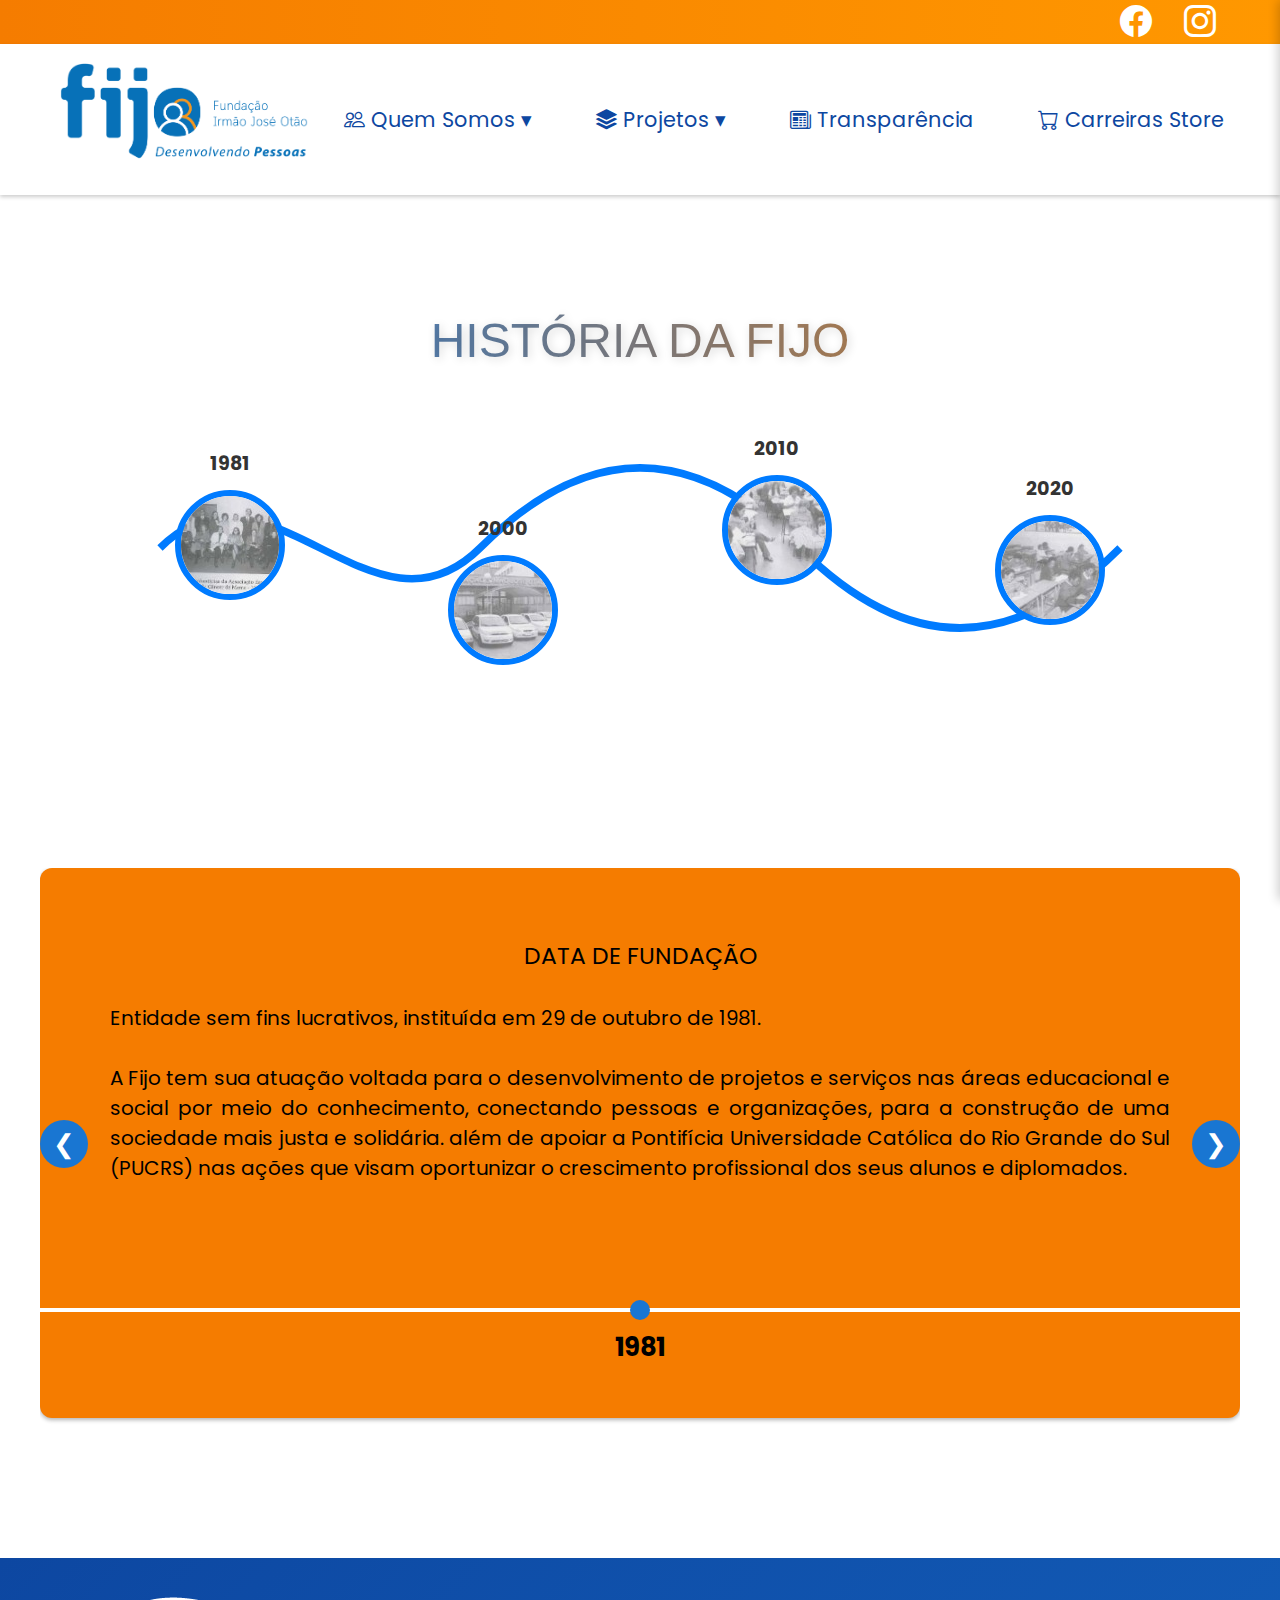
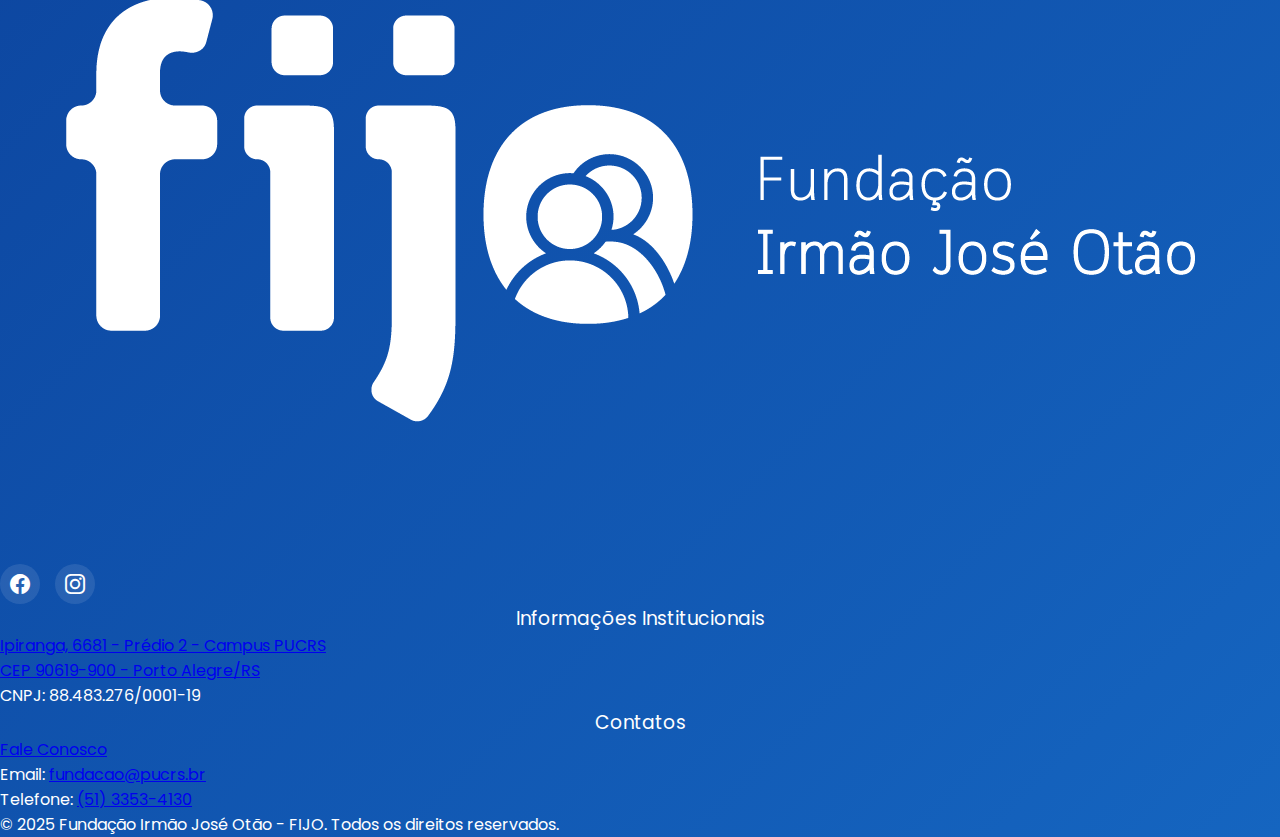
<file: html/linha_tempo.html>
<!DOCTYPE html>
<html lang="pt-br">

<head>
  <meta charset="UTF-8" />
  <meta name="viewport" content="width=device-width, initial-scale=1.0" />
  <!-- fonte poppins -->
  <link rel="preconnect" href="https://fonts.googleapis.com" />
  <link rel="preconnect" href="https://fonts.gstatic.com" crossorigin />
  <link
    href="https://fonts.googleapis.com/css2?family=Poppins:ital,wght@0,100;0,200;0,300;0,400;0,500;0,600;0,700;0,800;0,900;1,100;1,200;1,300;1,400;1,500;1,600;1,700;1,800;1,900&display=swap"
    rel="stylesheet" />

  <link rel="stylesheet" href="https://cdn.jsdelivr.net/npm/bootstrap-icons@1.11.3/font/bootstrap-icons.css" />
  <title>História - FIJO</title>
  <link rel="stylesheet" href="../css/nav-bar.css" />
  <link rel="stylesheet" href="../css/linha_tempo.css" />
  <link rel="stylesheet" href="../css/footer-bar.css" />
</head>

<body>
  <header>
    <nav>
      <div class="sociais">
        <div>
          <a href="https://www.facebook.com/fundacaoirmaojoseotao/?locale=pt_BR">
            <i class="bi bi-facebook"></i>
          </a>
        </div>
        <div>
          <a href="https://www.instagram.com/fundacaofijo/" target="_blank">
            <i class="bi bi-instagram"></i>
          </a>
        </div>
      </div>


      <div class="selecao">
        <a href="../index.html">
          <img src="../img/logo-atualPrancheta 46.png">
        </a>

        <ul class="links">
          <li class="dropdown">
            <a href="../html/quem-somos.html"><i class="bi bi-people"></i> Quem Somos ▾</a>
            <ul class="submenu">
              <li><a href="../html/linha_tempo.html">História</a></li>
              <li><a href="../html/diretoria.html">Diretoria</a></li>
            </ul>
          </li>

          <li class="dropdown">
            <a href="../html/projetos.html"><i class="bi bi-stack"></i> Projetos ▾</a>
            <ul class="submenu">
              <li><a href="../html/parceiros.html">Parceiros</a></li>
              <li><a href="../html/impacto_social.html">Impacto Social</a></li>
            </ul>
          </li>

          <li><a href="../html/transparencia.html"><i class="bi bi-newspaper"></i> Transparência</a></li>

          <li><a href="../html/carreiras-store.html"><i class="bi bi-cart"></i> Carreiras Store</a></li>
        </ul>

        <!-- Botão Mobile -->
        <button class="menu-btn" onclick="toggleMenu()">
          <span></span>
          <span></span>
          <span></span>
        </button>

        <!-- Menu Mobile -->
        <div id="menu-mobile" class="menu-mobile">
          <ul>

            <!-- Quem Somos -->
            <li class="mobile-dropdown">
              <div class="mobile-header">
                <a href="../html/quem-somos.html" class="mobile-link">
                  <i class="bi bi-people-fill"></i> Quem Somos
                </a>
                <button class="mobile-arrow" data-target="submenu-1">▾</button>
              </div>

              <ul class="mobile-submenu" id="submenu-1">
                <li><a href="../html/linha_tempo.html"><i class="bi bi-clock-history"></i> História</a></li>
                <li><a href="../html/diretoria.html"><i class="bi bi-person-fill"></i> Diretoria</a></li>
              </ul>
            </li>

            <!-- Projetos -->
            <li class="mobile-dropdown">
              <div class="mobile-header">
                <a href="../html/projetos.html" class="mobile-link">
                  <i class="bi bi-stack"></i> Projetos
                </a>
                <button class="mobile-arrow" data-target="submenu-2">▾</button>
              </div>

              <ul class="mobile-submenu" id="submenu-2">
                <li><a href="../html/parceiros.html"><i class="bi bi-emoji-smile-fill"></i> Parceiros</a></li>
                <li><a href="../html/impacto_social.html"><i class="bi bi-globe-americas"></i> Impacto Social</a></li>
              </ul>
            </li>

            <!-- Links simples -->
            <li><a href="../html/transparencia.html"><i class="bi bi-newspaper"></i> Transparência</a></li>
            <li><a href="../html/carreiras-store.html"><i class="bi bi-cart-fill"></i> Carreiras Store</a></li>
            <li><a href="../html/contato.html"><i class="bi bi-telephone-fill"></i> Contato</a></li>

          </ul>
        </div>

        <!-- Fundo escuro -->
        <div id="overlay" class="overlay" onclick="toggleMenu()"></div>

      </div>

    </nav>
  </header>

  <br /><br /><br />

  <h1>HISTÓRIA DA FIJO</h1>

  <div class="timeline-container">
    <div class="timeline">
      <svg viewBox="0 0 900 200">
        <path d="M0 100 C100 0, 200 200, 300 100 S500 0, 600 100 S800 200, 900 100"></path>
      </svg>

      <div class="item">
        <div class="years">1981</div>
        <div class="circle" data-year="1981" onclick="openYear(1981, this)">
          <img src="../img/grupo fijo.jpeg" alt="historia" class="img">
        </div>
      </div>

      <div class="item">
        <div class="years">2000</div>
        <div class="circle" data-year="2000" onclick="openYear(2000, this)">
          <img src="../img/estacionamento fijo.jpeg" alt="historia" class="img">
        </div>
      </div>

      <div class="item">
        <div class="years">2010</div>
        <div class="circle" data-year="2010" onclick="openYear(2010, this)">
          <img src="../img/turma fijo.jpeg" alt="historia" class="img">
        </div>
      </div>

      <div class="item">
        <div class="years">2020</div>
        <div class="circle" data-year="2020" onclick="openYear(2020, this)">
          <img src="../img/turma fijo2.jpeg" alt="historia" class="img">
        </div>
      </div>
    </div>
  </div>

  <!-- CARROSSEL -->
  <section class="timeline-section">
    <div class="timeline-container">

      <div class="timeline-carousel">
        <!-- SLIDE 1 -->
        <div class="slide active">
          <div class="content">
            <div class="text">
              <h3>DATA DE FUNDAÇÃO</h3>
              <br />
              <p>
                Entidade sem fins lucrativos, instituída em 29 de outubro de
                1981. <br />
                <br />
                A Fijo tem sua atuação voltada para o desenvolvimento de
                projetos e serviços nas áreas educacional e social por meio do
                conhecimento, conectando pessoas e organizações, para a
                construção de uma sociedade mais justa e solidária. além de
                apoiar a Pontifícia Universidade Católica do Rio Grande do Sul
                (PUCRS) nas ações que visam oportunizar o crescimento
                profissional dos seus alunos e diplomados.
              </p>
            </div>
          </div>
          <div class="line-area">
            <div class="year">1981</div>
            <div class="line"></div>
            <div class="dot"></div>
          </div>
        </div>

        <!-- SLIDE 2 -->
        <div class="slide">
          <div class="content">
            <div class="text">
              <h3>
                PROGRAMA DE BOLSAS ROTATIVAS PARA ESTUDANTES CARENTES DA PUCRS
              </h3>
              <br />
              <p>
                A atividade primordial da Fijo foi a sua estruturação e
                organização, desenvolvendo as atividades, basicamente, no
                PROGRAMA DE BOLSAS ROTATIVAS PARA ESTUDANTES CARENTES DA PUCRS,
                envolvendo múltiplos contratos e ações junto às empresas e
                pessoas para a obtenção de fundos do programa. A Fijo realizava
                a administração de bolsas de estudo do Programa de Crédito
                Educativo do Estado (PROCRED) que oferecia apoio ao estudante
                carente para manutenção dos estudos em universidades
                particulares. Além disso, nesse período, a Fijo apoiou a obra
                social Vila Fátima, auxiliou alunos de orfanatos de Porto Alegre
                para a formação de uma orquestra infanto-juvenil e realizou
                intercâmbio com outras Fundações.
              </p>
            </div>
          </div>

          <div class="line-area">
            <div class="year">1981 – 1990</div>
            <div class="line"></div>
            <div class="dot"></div>
          </div>
        </div>

        <!-- SLIDE 3 -->
        <div class="slide">
          <div class="content">
            <div class="text">
              <h3>
                PROGRAMA DE BOLSAS ROTATIVAS PARA ESTUDANTES CARENTES DA PUCRS
              </h3>
              <br />
              <p>
                A Fijo continuou com as atividades focadas no PROGRAMA DE BOLSAS
                ROTATIVAS PARA ESTUDANTES CARENTES DA PUCRS, continuando a ação
                dos anos anteriores. Ao completar 10 anos, o Programa havia
                conseguido 1.784 bolsas de estudo. Também, neste período
                iniciaram-se as tratativas para a promoção dos cursos
                profissionalizantes.
              </p>
            </div>
          </div>

          <div class="line-area">
            <div class="year">1990 – 1992</div>
            <div class="line"></div>
            <div class="dot"></div>
          </div>
        </div>

        <!-- SLIDE 4 -->
        <div class="slide">
          <div class="content">
            <div class="text">
              <h3>PROGRAMA DE CURSOS PROFISSIONALIZANTES</h3>
              <br />
              <p>
                A partir desse ano a Fijo ampliou seu leque de atividades,
                criando o Centro de Preparação de Recursos Humanos com objetivo
                de preparar pessoas de baixa renda para ingressarem no mercado
                de trabalho, através de cursos profissionalizantes para o
                exercício de mão de obra em atividades de diversos setores.
              </p>
            </div>
          </div>

          <div class="line-area">
            <div class="year">1993</div>
            <div class="line"></div>
            <div class="dot"></div>
          </div>
        </div>

        <!-- SLIDE 5 -->
        <div class="slide">
          <div class="content">
            <div class="text">
              <h3>PROGRAMA DE APOIO ÀS PORTADORAS DE CÂNCER DE MAMA</h3>
              <br>
              <p>
                Criação da Associação das Voluntárias do Câncer de Mama,
                integrada ao HSL, para atender mulheres com diagnóstico de
                câncer de mama, promover atividades preventivas e oferecer apoio
                a seus familiares. Contou com o trabalho de 30 senhoras para
                executar o Projeto “Educar para a prevenção do Câncer de mama”
                junto à mulheres de baixa renda.
              </p>
            </div>
          </div>

          <div class="line-area">
            <div class="year">1994</div>
            <div class="line"></div>
            <div class="dot"></div>
          </div>
        </div>

        <!-- SLIDE 6 -->
        <div class="slide">
          <div class="content">
            <div class="text">
              <h3>PROGRAMA DE ESTÁGIOS PARA ESTUDANTES DA PUCRS</h3>
              <br />
              <p>
                Criado com o objetivo de promover a interação entre
                Pró-reitorias, diretores, professores e alunos da PUCRS,
                tornando o processo de estágio numa fonte alimentadora e
                renovadora dos programas dos cursos, e ser um agente de
                integração para que acadêmicos da PUCRS possam desenvolver
                estágio remunerado em empresas mediante convênio e termo de
                compromisso firmado entre a Fijo, a empresa, a PUCRS e o
                estagiário.
              </p>
            </div>
          </div>

          <div class="line-area">
            <div class="year">1995</div>
            <div class="line"></div>
            <div class="dot"></div>
          </div>
        </div>

        <!-- SLIDE 7 -->
        <div class="slide">
          <div class="content">
            <div class="text">
              <h3>
                PROGRAMA DE INTEGRAÇÃO E DESENVOLVIMENTO DO MOVIMENTO
                ASSOCIATIVO DE FUNDAÇÕES
              </h3>
              <br />
              <p>
                Criação do Centro de Estudos e Pesquisas sobre Fundações e
                publicação da primeira Revista Fundações.
              </p>
            </div>
          </div>

          <div class="line-area">
            <div class="year">1995</div>
            <div class="line"></div>
            <div class="dot"></div>
          </div>
        </div>

        <!-- SLIDE 8 -->
        <div class="slide">
          <div class="content">
            <div class="text">
              <h3>PROGRAMA DE EDUCAÇÃO PARA O TRÂNSITO</h3>
              <br />
              <p>
                A Fijo foi selecionada para integrar o Projeto Novo Detran, e
                assim obtendo mais uma divisão interna, o CFC Fijo.
              </p>
            </div>
          </div>

          <div class="line-area">
            <div class="year">1997</div>
            <div class="line"></div>
            <div class="dot"></div>
          </div>
        </div>

        <!-- SLIDE 9 -->
        <div class="slide">
          <div class="content">
            <div class="text">
              <h3>PROGRAMA DE APOIO À CRIANÇA</h3>
              <br />
              <p>
                Criação da Associação das Voluntárias de Pediatria do HSL,
                contou com 14 voluntárias para apoiar atividades relacionadas ao
                bem estar da criança, prestando atendimento aos pais e crianças.
              </p>
            </div>
          </div>

          <div class="line-area">
            <div class="year">1998</div>
            <div class="line"></div>
            <div class="dot"></div>
          </div>
        </div>

        <!-- SLIDE 10 -->
        <div class="slide">
          <div class="content">
            <div class="text">
              <h3>PROGRAMA DE CURSOS DE EXTENSÃO E PÓS-GRADUAÇÃO LATU SENSU</h3>
              <br />
              <p>
                Criação de um ciclo de cursos de Especialização em parceria com
                a PUCRS em áreas de interesse social, com o objetivo de ampliar
                seus objetivos e a evolução dos conceitos sociais sobre a
                importância e oportunidades das organizações do Terceiro Setor
                para melhorar iniciativas sociais.
              </p>
            </div>
          </div>

          <div class="line-area">
            <div class="year">1998</div>
            <div class="line"></div>
            <div class="dot"></div>
          </div>
        </div>

        <!-- SLIDE 11 -->
        <div class="slide">
          <div class="content">
            <div class="text">
              <h3>PROGRAMA “CANTANDO NA INFÂNCIA”</h3>
              <br />
              <p>
                Criação do Coral “Cantando na infância” com a participação de 30
                crianças em vulnerabilidade social, que além das aulas de
                música, oferecia aulas de reforço escolar.
              </p>
            </div>
          </div>

          <div class="line-area">
            <div class="year">1999</div>
            <div class="line"></div>
            <div class="dot"></div>
          </div>
        </div>

        <!-- SLIDE 12 -->
        <div class="slide">
          <div class="content">
            <div class="text">
              <h3>ASSOCIAÇÃO DE DISLEXIA DO RIO GRANDE DO SUL</h3>
              <br />
              <p>
                Criação da Associação de Dislexia do RS com o objetivo de ajudar
                disléxicos e seus familiares, promover o intercâmbio com as
                Escolas e com a comunidade.
              </p>
            </div>
          </div>

          <div class="line-area">
            <div class="year">2001</div>
            <div class="line"></div>
            <div class="dot"></div>
          </div>
        </div>

        <!-- SLIDE 13 -->
        <div class="slide">
          <div class="content">
            <div class="text">
              <h3>PROJETO COMPLEMENTAÇÃO DE RENDA</h3>
              <br />
              <p>
                Projeto complementação de renda foi desenvolvido com o objetivo
                de complementar a renda familiar com a venda de peças produzidas
                pelas mulheres integrantes do projeto. Participaram mais de 50
                mulheres que aprenderam artesanato em tricô e crochê para
                comercializar e complementar suas rendas.
              </p>
            </div>
          </div>

          <div class="line-area">
            <div class="year">2002</div>
            <div class="line"></div>
            <div class="dot"></div>
          </div>
        </div>

        <!-- SLIDE 14 -->
        <div class="slide">
          <div class="content">
            <div class="text">
              <h3>PROJETO ALFABETIZAÇÃO DE MULHERES</h3>
              <br />
              <p>
                Projeto Alfabetização de Mulheres, atendeu mulheres entre 45 e
                60 anos e o objetivo foi fazer com que elas tivessem condições
                de ler e escrever e, também realizar cálculos simples,
                facilitando a melhoria de vida.
              </p>
            </div>
          </div>

          <div class="line-area">
            <div class="year">2003</div>
            <div class="line"></div>
            <div class="dot"></div>
          </div>
        </div>

        <!-- SLIDE 15 -->
        <div class="slide">
          <div class="content">
            <div class="text">
              <h3>PROJETO RECUPERANDO O TEMPO DE APRENDER</h3>
              <br />
              <p>
                Teve como objetivo desenvolver a autoconfiança e restaurar a
                autoestima dos participantes.
              </p>
            </div>
          </div>

          <div class="line-area">
            <div class="year">2006</div>
            <div class="line"></div>
            <div class="dot"></div>
          </div>
        </div>

        <!-- SLIDE 16 -->
        <div class="slide">
          <div class="content">
            <div class="text">
              <h3>PROJETO O ESPORTE É O CAMINHO</h3>
              <br />
              <p>
                Objetivou fortalecer laços intergrupais entre os jovens, a
                garantia de direitos e a inclusão social através da prática de
                uma atividade esportiva.
              </p>
            </div>
          </div>

          <div class="line-area">
            <div class="year">2008</div>
            <div class="line"></div>
            <div class="dot"></div>
          </div>
        </div>

        <!-- SLIDE 17 -->
        <div class="slide">
          <div class="content">
            <div class="text">
              <h3>OBSERVATÓRIO DO TERCEIRO SETOR</h3>
              <br />
              <p>
                Teve como compromisso o desenvolvimento social do RS a fim de
                colaborar com a qualificação da gestão das organizações do
                Terceiro Setor, em uma perspectiva de inovação social, no âmbito
                da produção, sistematização e disseminação do conhecimento
                socialmente comprometido com a gestão social pública.
              </p>
            </div>
          </div>

          <div class="line-area">
            <div class="year">2009</div>
            <div class="line"></div>
            <div class="dot"></div>
          </div>
        </div>

        <!-- SLIDE 18 -->
        <div class="slide">
          <div class="content">
            <div class="text">
              <h3>PROJETO DESENVOLVIMENTO LOCAL</h3>
              <br />
              <p>
                Com o objetivo de promover ações de integração das famílias, a
                Fijo realizou encontros de capacitação para educadores sociais e
                atendimento pedagógico.
              </p>
            </div>
          </div>

          <div class="line-area">
            <div class="year">2009</div>
            <div class="line"></div>
            <div class="dot"></div>
          </div>
        </div>

        <!-- SLIDE 19 -->
        <div class="slide">
          <div class="content">
            <div class="text">
              <h3>ARTICULAÇÃO DA REDE DE TECNOLOGIAS SOCIAIS</h3>
              <br />
              <p>
                Formalização do ingresso da Fijo na Rede de Tecnologias Sociais
                como articuladora de Redes tendo em vista a necessidade de
                contribuir com o fortalecimento da Rede no RS, através dessa
                articulação o RS é pioneiro na descentralização da RTS.
              </p>
            </div>
          </div>

          <div class="line-area">
            <div class="year">2009</div>
            <div class="line"></div>
            <div class="dot"></div>
          </div>
        </div>

        <!-- SLIDE 20 -->
        <div class="slide">
          <div class="content">
            <div class="text">
              <h3>IMPLANTAÇÃO DO ESCRITÓRIO DE PROJETOS</h3>
              <br />
              <p>
                Com a finalidade de prestar serviços de captação e mobilização
                de recursos e gerenciamento de projetos na área da educação,
                pesquisa e extensão.
              </p>
            </div>
          </div>

          <div class="line-area">
            <div class="year">2009</div>
            <div class="line"></div>
            <div class="dot"></div>
          </div>
        </div>

        <!-- SLIDE 21 -->
        <div class="slide">
          <div class="content">
            <div class="text">
              <h3>PROJETO AGENTES LOCAIS DE INOVAÇÃO</h3>
              <br />
              <p>
                Com o objetivo de disseminar a cultura da inovação e
                sensibilizar o empresário para adoção de práticas de inovação, a
                Fijo firmou contrato com o Sebrae para a prestação de
                consultoria técnica e avaliação dos resultados dos planos de
                ação desenvolvidos pelos Agentes Locais de Inovação.
              </p>
            </div>
          </div>

          <div class="line-area">
            <div class="year">2010</div>
            <div class="line"></div>
            <div class="dot"></div>
          </div>
        </div>

        <!-- SLIDE 22 -->
        <div class="slide">
          <div class="content">
            <div class="text">
              <h3>ESTUDO SOBRE O TERCEIRO SETOR NO RS</h3>
              <br />
              <p>
                O Observatório do Terceiro Setor elaborou e publicou a pesquisa
                “Estudo sobre o Terceiro Setor no RS”, que foi destaque como
                “Terceiro Setor Profissionalizado”.
              </p>
            </div>
          </div>

          <div class="line-area">
            <div class="year">2011</div>
            <div class="line"></div>
            <div class="dot"></div>
          </div>
        </div>

        <!-- SLIDE 23 -->
        <div class="slide">
          <div class="content">
            <div class="text">
              <h3>PROGRAMA BOLSA FUTUROS TALENTOS</h3>
              <br />
              <p>
                Ao completar 30 anos a Fijo lançou o Programa Bolsa Futuros
                talentos que visou ampliar as possibilidade de acesso à educação
                superior oferecida pela PUCRS e para contribuir com a formação
                de profissionais preparados para tender aos desafios impostos
                pela realidade social e econômica do País. Este projeto
                representou a retomada de parte das origens da Fijo, uma vez que
                seus instituidores tinham como motivação principal a oferta de
                Bolsas de Estudos para alunos da Universidade.
              </p>
            </div>
          </div>

          <div class="line-area">
            <div class="year">2011</div>
            <div class="line"></div>
            <div class="dot"></div>
          </div>
        </div>

        <!-- SLIDE 24 -->
        <div class="slide">
          <div class="content">
            <div class="text">
              <h3>ESCRITÓRIO DE CARREIRAS</h3>
              <br />
              <p>
                Projeto inédito na realidade das Instituições de Ensino Superior
                no Brasil, inspirado nos modelos europeus no propósito de
                fortalecer o elo entre alunos e o mundo dos negócios, o
                Escritório de Carreiras se constituiu em um espaço dedicado aos
                alunos da PUCRS que tem por finalidade a orientação no que se
                refere ao planejamento de carreira e a capacitação para o
                mercado de trabalho.
              </p>
            </div>
          </div>

          <div class="line-area">
            <div class="year">2011</div>
            <div class="line"></div>
            <div class="dot"></div>
          </div>
        </div>

        <!-- SLIDE 25 -->
        <div class="slide">
          <div class="content">
            <div class="text">
              <h3>FEIRA DE CARREIRAS</h3>
              <br />
              <p>
                Primeira edição de um evento inspirado nas tendências
                internacionais de carrer services de Instituições como a OXFORD
                University, UCLA, Warwick University que conta com a
                participação de grandes empresas e que realiza o encontro entre
                academia e mercado, em um espaço onde organizações podem
                apresentar seus programas de estágio e trainee.
              </p>
            </div>
          </div>

          <div class="line-area">
            <div class="year">2012</div>
            <div class="line"></div>
            <div class="dot"></div>
          </div>
        </div>

        <!-- SLIDE 26 -->
        <div class="slide">
          <div class="content">
            <div class="text">
              <h3>PRÊMIO TROFÉU MESA BRASIL</h3>
              <br />
              <p>
                A Fijo através do Observatório do Terceiro Setor recebeu o
                Troféu Mesa Brasil ofertado pelo SESC pela capacitação em Gestão
                no Terceiro Setor.
              </p>
            </div>
          </div>

          <div class="line-area">
            <div class="year">2013</div>
            <div class="line"></div>
            <div class="dot"></div>
          </div>
        </div>

        <!-- SLIDE 27 -->
        <div class="slide">
          <div class="content">
            <div class="text">
              <h3>FORMALIZAÇÃO DE PARCERIAS</h3>
              <br />
              <p>
                Reforçando o objetivo de contribuir com o desenvolvimento
                socioambiental do RS, a Fijo torna-se parceira oficial da ABNT e
                da FUNDAÇÃO ITAÚ SOCIAL para realizar a qualificação de
                organizações sociais e empresas que investem em projetos sociais
                na comunidade.
              </p>
            </div>
          </div>

          <div class="line-area">
            <div class="year">2013</div>
            <div class="line"></div>
            <div class="dot"></div>
          </div>
        </div>

        <!-- SLIDE 28 -->
        <div class="slide">
          <div class="content">
            <div class="text">
              <h3>CONSELHO MUNICIPAL DO IDOSO DE PORTO ALEGRE</h3>
              <br />
              <p>
                Visando a qualificação dos processos de gestão das organizações
                que atendem esse público e a efetivação de seus direitos
                sociais, a Fijo oficializou a parceria e ofereceu assessoria
                técnica ao COMUI e para mais 13 organizações que desenvolvem a
                política de atendimento à pessoa idosa.
              </p>
            </div>
          </div>

          <div class="line-area">
            <div class="year">2013</div>
            <div class="line"></div>
            <div class="dot"></div>
          </div>
        </div>

        <!-- SLIDE 29 -->
        <div class="slide">
          <div class="content">
            <div class="text">
              <h3>ESCRITÓRIO DE BOLSAS ROTATIVAS</h3>
              <br />
              <p>
                Criado para gerir o Programa de Bolsas Educativas da PUCRS –
                PROED, além da analise de concessão de bolsas e emissão de novos
                contratos, o setor é responsável pelo acompanhamento dos
                contratos vigentes.
              </p>
            </div>
          </div>

          <div class="line-area">
            <div class="year">2016</div>
            <div class="line"></div>
            <div class="dot"></div>
          </div>
        </div>

        <!-- SLIDE 30 -->
        <div class="slide">
          <div class="content">
            <div class="text">
              <h3>ATENDIMENTO PSICOPEDAGÓGICO</h3>
              <br />
              <p>
                Oferecido gratuitamente para atender a comunidade em situação de
                vulnerabilidade social, esse serviço é realizado por
                especialistas em psicopedagogia e estagiários em final de curso
                de graduação. O objetivo é prestar atendimento às crianças e
                adolescentes com dificuldades de aprendizagem, nos processos de
                inclusão escolar e nas relações entre famílias e escolas.
              </p>
            </div>
          </div>

          <div class="line-area">
            <div class="year">2018</div>
            <div class="line"></div>
            <div class="dot"></div>
          </div>
        </div>

        <!-- SLIDE 31 -->
        <div class="slide">
          <div class="content">
            <div class="text">
              <h3>
                CENTRO MARISTA DE PROMOÇÃO DOS DIREITOS DA CRIANÇA E DO
                ADOLESCENTE
              </h3>
              <br />
              <p>
                Tem entre os objetivos a garantia os direitos da criança do
                adolescente e a capacitação de profissionais e da comunidade em
                geral para que se engajem no cuidado integral da infância.
              </p>
            </div>
          </div>

          <div class="line-area">
            <div class="year">2018</div>
            <div class="line"></div>
            <div class="dot"></div>
          </div>
        </div>

        <!-- SLIDE 32 -->
        <div class="slide">
          <div class="content">
            <div class="text">
              <h3>
                LABGIM - LABORATÓRIO DE PESQUISAS DA COMUNICAÇÃO NAS INFÂNCIAS
              </h3>
              <br />
              <p>
                É um laboratório de pesquisa científica que tem como objetivo
                geral promover saberes que estejam coordenados com propostas
                efetivas de impacto social. O LabGim atua com crianças que
                participam das Escolas e Unidades Sociais da Rede Marista, bem
                como com crianças que fazem parte de outras Instituições
                apoiadas pela Rede.
              </p>
            </div>
          </div>

          <div class="line-area">
            <div class="year">2019</div>
            <div class="line"></div>
            <div class="dot"></div>
          </div>
        </div>

        <!-- SLIDE 33 -->
        <div class="slide">
          <div class="content">
            <div class="text">
              <h3>LABINPI - LABORATÓRIO DE INTERVENÇÃO PRECOCE NA INFÂNCIA</h3>
              <br />
              <p>
                Espera-se que o Laboratório, além de sediar o Programa de
                Intervenção recoce na Infância, também se preste a outras
                atividades de pesquisa, ensino e extensão vinculadas aos campos
                da primeira infância e da inclusão, de maneira mais amplas.
                Dentre essas atividades, por exemplo, podem ser propostos grupos
                de estudo, cursos de extensão, pesquisas envolvendo mestrandos e
                doutorandos do NEPAPI ou de outros grupos, entre outras.
              </p>
            </div>
          </div>

          <div class="line-area">
            <div class="year">2019</div>
            <div class="line"></div>
            <div class="dot"></div>
          </div>
        </div>

        <!-- SLIDE 34 -->
        <div class="slide">
          <div class="content">
            <div class="text">
              <h3>PUCRS CARREIRAS</h3>
              <br />
              <p>
                O PUCRS Carreiras tem como propósito fortalecer o elo entre a
                Universidade e o mundo do trabalho, desenvolvendo a
                empregabilidade dos alunos e alumni PUCRS e comunidade. Aqui
                você encontra estágios, vagas efetivas, capacitações e um sólido
                trabalho de consultoria e aconselhamento de carreira.
              </p>
            </div>
          </div>

          <div class="line-area">
            <div class="year">2019</div>
            <div class="line"></div>
            <div class="dot"></div>
          </div>
        </div>

        <!-- SLIDE 35 -->
        <div class="slide">
          <div class="content">
            <div class="text">
              <h3>MULHERES E O MERCADO DE TRABALHO</h3>
              <br />
              <p>
                O Grupo de preparação para o mercado de trabalho foi criado com
                o objetivo de contribuir para que mulheres possam se apropriar
                de seus próprios recursos e história de carreira, através do
                trabalho em grupo e do contato com outras mulheres que servem de
                apoio e inspiração. São abordados temas como identificação de
                habilidades e interesses profissionais; reconhecimento da
                trajetória de carreira, elaboração de currículo e dicas de
                preparação para o processo seletivo. Já forma realizados três
                edições com 30 mulheres participantes.
              </p>
            </div>
          </div>

          <div class="line-area">
            <div class="year">2020</div>
            <div class="line"></div>
            <div class="dot"></div>
          </div>
        </div>

        <!-- SLIDE 36 -->
        <div class="slide">
          <div class="content">
            <div class="text">
              <h3>SOMOS IGUAIS E ESTAMOS JUNTOS</h3>
              <br />
              <p>
                A Campanha "Somos iguais e estamos juntos" foi criada devido a
                pandemia do Covid-19 em 2020. A partir dos impactos e desafios
                que a população em situação de vulnerabilidade social tem
                enfrentado, entendemos que deveríamos pensar no próximo e no bem
                comum de cada família. A doação teve o intuito de arrecadar
                fundos para a aquisição de cestas básicas e materiais de
                higiene. Foram contempladas as Instituições: Centro Social Padre
                Pedro Leonardi (Restinga/POA), Paróquia Nossa Senhora da Boa
                Viagem (Ilha da Pintada/POA) e Centro Social Aparecida das Águas
                (Ilha dos Marinheiros/POA).
              </p>
            </div>
          </div>

          <div class="line-area">
            <div class="year">2020</div>
            <div class="line"></div>
            <div class="dot"></div>
          </div>
        </div>

        <!-- SLIDE 37 -->
        <div class="slide">
          <div class="content">
            <div class="text">
              <h3>LABORATÓRIO DAS INFÂNCIAS</h3>
              <br />
              <p>
                É uma estrutura de pesquisa, ensino e extensão idealizado para
                promover saberes e fazeres coordenados com propostas efetivas e
                interdisciplinares de impacto social na infância.
              </p>
            </div>
          </div>

          <div class="line-area">
            <div class="year">2021</div>
            <div class="line"></div>
            <div class="dot"></div>
          </div>
        </div>
      </div>
      <div class="arrows-wrapper">
        <button class="arrow prev">&#10094;</button>

        <div class="mobile-year-box"></div>

        <button class="arrow next">&#10095;</button>
      </div>
    </div>
  </section>

  <footer>
    <div class="footer-container">
      <div class="footer-logo">
        <img src="../img/logo-branca.png" alt="logo fijo" />
        <div class="footer-social">
          <a href="https://www.facebook.com/fundacaoirmaojoseotao/?locale=pt_BR" target="_blank"><i
              class="bi bi-facebook"></i></a>
          <a href="https://www.instagram.com/fundacaofijo/" target="_blank"><i class="bi bi-instagram"></i></a>
        </div>
      </div>

      <div class="footer-formacao">
        <h3>Informações Institucionais</h3>
        <a href="https://maps.app.goo.gl/2BzVPABnQnim523c7">
          <p>Ipiranga, 6681 - Prédio 2 - Campus PUCRS</p>
          <p>CEP 90619-900 - Porto Alegre/RS</p>
        </a>
        <p>CNPJ: 88.483.276/0001-19</p>
      </div>

      <div class="footer-contato">
        <h3>Contatos</h3>
        <p><a href="../html/contato.html">Fale Conosco</a></p>
        <p>Email: <a href="mailto:fundacao@pucrs.br">fundacao@pucrs.br</a></p>
        <p>Telefone: <a href="tel:+555133534130">(51) 3353-4130</a></p>
      </div>
    </div>

    <div class="footer-botao">
      <p>&copy; 2025 Fundação Irmão José Otão - FIJO. Todos os direitos reservados.</p>
    </div>
  </footer>
  <script src="../js/linha_tempo.js"></script>
  <script src="../js/index.js"></script>
</body>

</html>
</file>
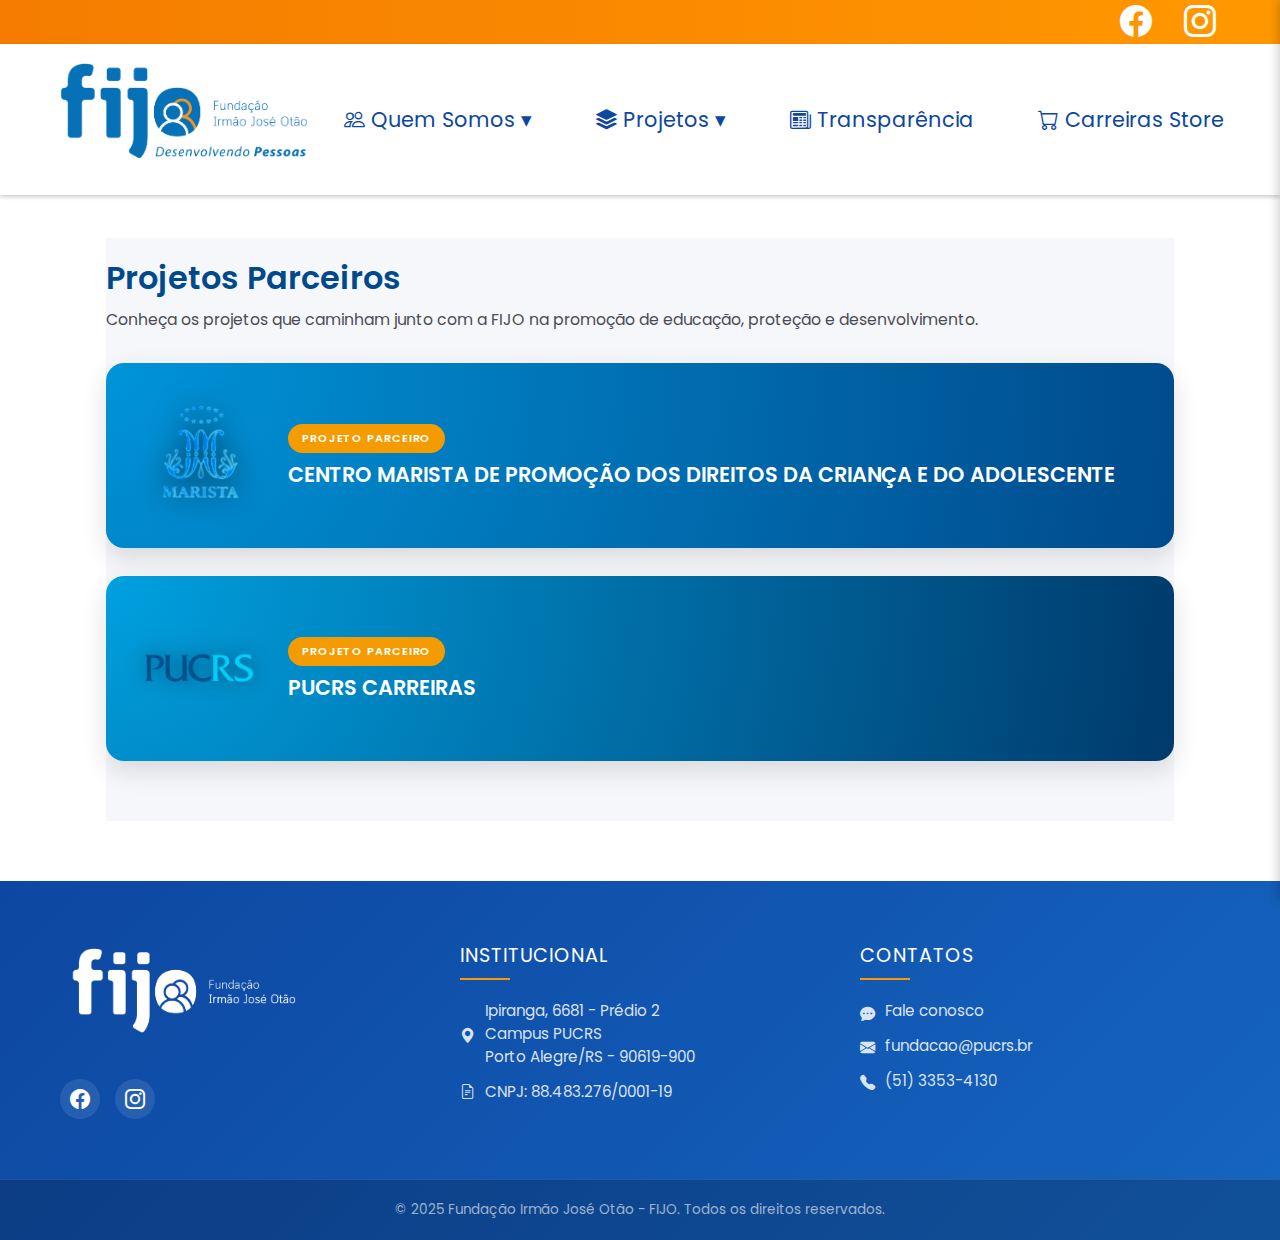
<file: html/parceiros.html>
<!DOCTYPE html>
<html lang="pt-br">

<head>
  <meta charset="UTF-8" />
  <meta name="viewport" content="width=device-width, initial-scale=1.0" />
  <link rel="shortcut icon" href="https://static.wixstatic.com/media/e1d3c5_5cea48401b884e03b0d7eaca76acc833%7Emv2.png/v1/fill/w_32%2Ch_32%2Clg_1%2Cusm_0.66_1.00_0.01/e1d3c5_5cea48401b884e03b0d7eaca76acc833%7Emv2.png" type="image/png">
  <!-- fonte poppins -->
  <link rel="preconnect" href="https://fonts.googleapis.com" />
  <link rel="preconnect" href="https://fonts.gstatic.com" crossorigin />
  <link
    href="https://fonts.googleapis.com/css2?family=Poppins:ital,wght@0,100;0,200;0,300;0,400;0,500;0,600;0,700;0,800;0,900;1,100;1,200;1,300;1,400;1,500;1,600;1,700;1,800;1,900&display=swap"
    rel="stylesheet" />
  <title>Parceiros - FIJO</title>
  <link rel="stylesheet" href="https://cdn.jsdelivr.net/npm/bootstrap-icons@1.11.3/font/bootstrap-icons.css" />
  <link rel="stylesheet" href="../css/parceiros.css" />
  <link rel="stylesheet" href="../css/nav-bar.css" />
  <link rel="stylesheet" href="../css/footer-bar.css" />
</head>

<body>
  <header>
    <nav>
      <div class="sociais">
        <div>
          <a href="https://www.facebook.com/fundacaoirmaojoseotao/?locale=pt_BR">
            <i class="bi bi-facebook"></i>
          </a>
        </div>
        <div>
          <a href="https://www.instagram.com/fundacaofijo/" target="_blank">
            <i class="bi bi-instagram"></i>
          </a>
        </div>
      </div>


      <div class="selecao">
        <a href="../index.html">
          <img src="../img/logo-atualPrancheta 46.png">
        </a>

        <ul class="links">
          <li class="dropdown">
            <a href="../html/quem-somos.html"><i class="bi bi-people"></i> Quem Somos ▾</a>
            <ul class="submenu">
              <li><a href="../html/linha_tempo.html">História</a></li>
              <li><a href="../html/diretoria.html">Diretoria</a></li>
            </ul>
          </li>

          <li class="dropdown">
            <a href="../html/projetos.html"><i class="bi bi-stack"></i> Projetos ▾</a>
            <ul class="submenu">
              <li><a href="../html/parceiros.html">Parceiros</a></li>
              <li><a href="../html/impacto_social.html">Impacto Social</a></li>
            </ul>
          </li>

          <li><a href="../html/transparencia.html"><i class="bi bi-newspaper"></i> Transparência</a></li>

          <li><a href="../html/carreiras-store.html"><i class="bi bi-cart"></i> Carreiras Store</a></li>
        </ul>

        <!-- Botão Mobile -->
        <button class="menu-btn" onclick="toggleMenu()">
          <span></span>
          <span></span>
          <span></span>
        </button>

        <!-- Menu Mobile -->
        <div id="menu-mobile" class="menu-mobile">
          <ul>

            <!-- Quem Somos -->
            <li class="mobile-dropdown">
              <div class="mobile-header">
                <a href="../html/quem-somos.html" class="mobile-link">
                  <i class="bi bi-people-fill"></i> Quem Somos
                </a>
                <button class="mobile-arrow" data-target="submenu-1">▾</button>
              </div>

              <ul class="mobile-submenu" id="submenu-1">
                <li><a href="../html/linha_tempo.html"><i class="bi bi-clock-history"></i> História</a></li>
                <li><a href="../html/diretoria.html"><i class="bi bi-person-fill"></i> Diretoria</a></li>
              </ul>
            </li>


            <li class="mobile-dropdown">
              <div class="mobile-header">
                <a href="../html/projetos.html" class="mobile-link">
                  <i class="bi bi-stack"></i> Projetos
                </a>
                <button class="mobile-arrow" data-target="submenu-2">▾</button>
              </div>

              <ul class="mobile-submenu" id="submenu-2">
                <li><a href="../html/parceiros.html"><i class="bi bi-emoji-smile-fill"></i> Parceiros</a></li>
                <li><a href="../html/impacto_social.html"><i class="bi bi-globe-americas"></i> Impacto Social</a></li>
              </ul>
            </li>


            <li><a href="../html/transparencia.html"><i class="bi bi-newspaper"></i> Transparência</a></li>
            <li><a href="../html/carreiras-store.html"><i class="bi bi-cart-fill"></i> Carreiras Store</a></li>
            <li><a href="../html/contato.html"><i class="bi bi-telephone-fill"></i> Contato</a></li>

          </ul>
        </div>

        <div id="overlay" class="overlay" onclick="toggleMenu()"></div>

      </div>

    </nav>
  </header>
  <main>
    <section id="centro-marista" class="projetos-parceiros">

      <section class="projetos-header">
        <h1>Projetos Parceiros</h1>
        <p>Conheça os projetos que caminham junto com a FIJO na promoção de educação, proteção e desenvolvimento.</p>
      </section>


      <article class="projetos-card">
        <div class="projeto-hero hero-marista">
          <div class="projeto-hero-logo">

            <img src="../img/logo-marista-removebg-preview (1).png" alt="Centro Marista" />
          </div>

          <div class="projeto-hero-content">
            <span class="projeto-tag">PROJETO PARCEIRO</span>
            <h2 class="projeto-titulo">
              CENTRO MARISTA DE PROMOÇÃO DOS DIREITOS DA CRIANÇA E DO ADOLESCENTE
            </h2>
          </div>
        </div>

        <div class="projeto-card">
          <h3>Sobre o centro</h3>
          <p>
            Com sede na Fijo, o Centro Marista tem entre os seus objetivos a garantia dos direitos da criança do
            adolescente e a capacitação de profissionais e da comunidade em geral para que se engajem no cuidado
            integral da infância.
          </p>

          <h4>Contato</h4>
          <p>
            E-mail:
            <a href="mailto:assessoriadeprotecao@maristas.org.br">
              assessoriadeprotecao@maristas.org.br
            </a><br />
            Telefone: (51) 3205-3107
          </p>
        </div>
      </article>


      <article class="projetos-card">
        <div class="projeto-hero hero-pucrs">
          <div class="projeto-hero-logo">

            <img src="../img/Logo-Pucrs.png" alt="PUCRS Carreiras" />
          </div>

          <div class="projeto-hero-content">
            <span class="projeto-tag">PROJETO PARCEIRO</span>
            <h2 class="projeto-titulo">PUCRS CARREIRAS</h2>
          </div>
        </div>

        <div class="projeto-card">
          <h3>Sobre o projeto</h3>
          <p>
            O PUCRS Carreiras tem como propósito fortalecer o elo entre a Universidade e o mundo do trabalho,
            desenvolvendo a empregabilidade dos alunos, alumni PUCRS e comunidade. O serviço oferece estágios,
            vagas efetivas, capacitações e um sólido trabalho de consultoria e aconselhamento de carreira.
          </p>

          <h4>Contato</h4>
          <p><strong>Sala:</strong> 305 – Prédio 2</p>
          <p>
            <strong>E-mail:</strong>
            <a href="mailto:carreiras@pucrs.br">
              carreiras@pucrs.br
            </a>
          </p>
          <p><strong>Telefone:</strong> (51) 3353-6200</p>

          <a href="https://carreiras.pucrs.br/" class="projeto-btn" target="_blank">
            Saiba mais sobre o projeto
          </a>
        </div>
      </article>

    </section>
  </main>


  <footer>
  <div class="footer-content">
    
    <div class="footer-brand">
      <img src="../img/logo-branca.png" alt="Logo FIJO" class="footer-logo-img" />
      <div class="footer-social">
        <a href="https://www.facebook.com/fundacaoirmaojoseotao/?locale=pt_BR" target="_blank" aria-label="Facebook">
          <i class="bi bi-facebook"></i>
        </a>
        <a href="https://www.instagram.com/fundacaofijo/" target="_blank" aria-label="Instagram">
          <i class="bi bi-instagram"></i>
        </a>
      </div>
    </div>

    <div class="footer-section">
      <h3>Institucional</h3>
      <ul class="footer-links">
        <li>
          <a href="https://maps.app.goo.gl/2BzVPABnQnim523c7" target="_blank">
            <i class="bi bi-geo-alt-fill"></i>
            <span>
              Ipiranga, 6681 - Prédio 2<br>
              Campus PUCRS<br>
              Porto Alegre/RS - 90619-900
            </span>
          </a>
        </li>
        <li class="cnpj-text">
          <i class="bi bi-file-earmark-text"></i>
          <span>CNPJ: 88.483.276/0001-19</span>
        </li>
      </ul>
    </div>

    <div class="footer-section">
      <h3>Contatos</h3>
      <ul class="footer-links">
        <li>
          <a href="../html/contato.html">
            <i class="bi bi-chat-dots-fill"></i> Fale conosco
          </a>
        </li>
        <li>
          <a href="mailto:fundacao@pucrs.br">
            <i class="bi bi-envelope-fill"></i> fundacao@pucrs.br
          </a>
        </li>
        <li>
          <a href="tel:+555133534130">
            <i class="bi bi-telephone-fill"></i> (51) 3353-4130
          </a>
        </li>
      </ul>
    </div>

  </div>

  <div class="footer-bottom">
    <p>&copy; 2025 Fundação Irmão José Otão - FIJO. Todos os direitos reservados.</p>
  </div>
</footer>

  <script src="../js/index.js"></script>
</body>

</html>
</file>
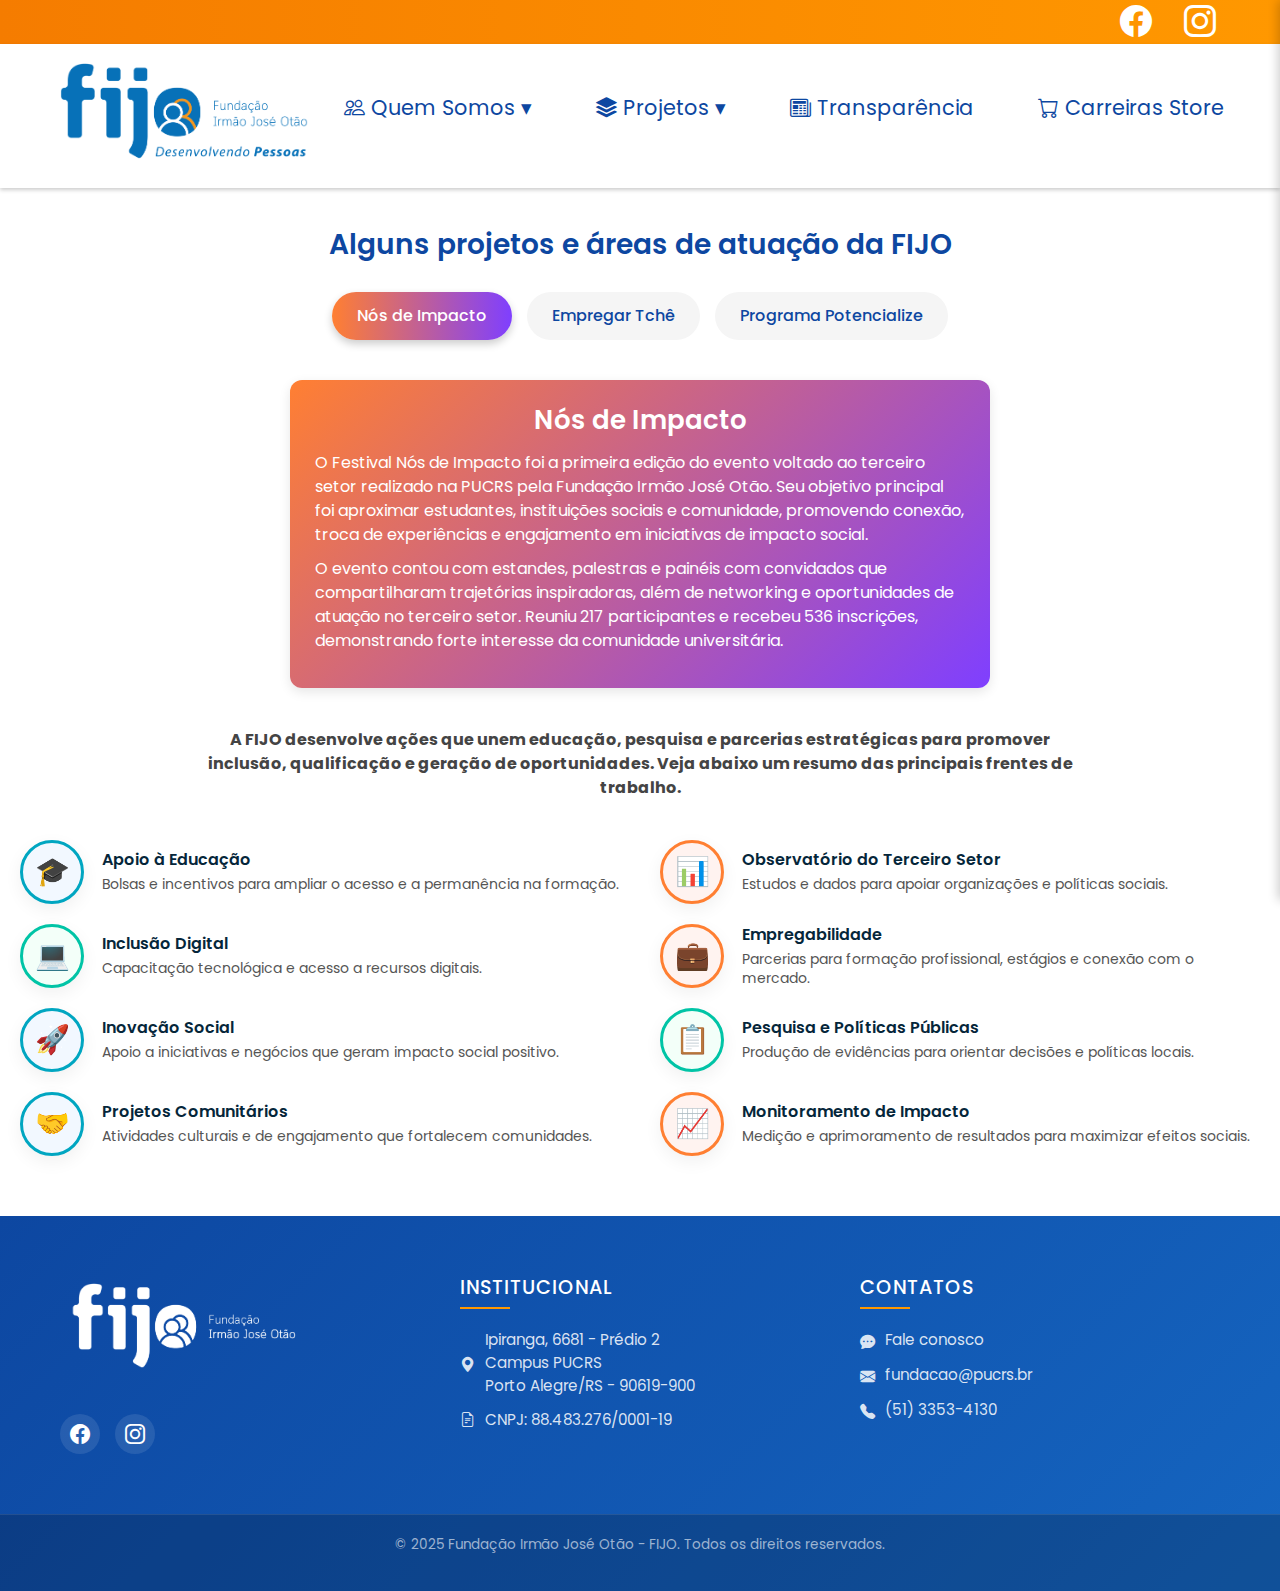
<file: html/projetos.html>
<!DOCTYPE html>
<html lang="pt-BR">

<head>
  <meta charset="UTF-8">
  <meta name="viewport" content="width=device-width, initial-scale=1.0">
  <link rel="shortcut icon" href="https://static.wixstatic.com/media/e1d3c5_5cea48401b884e03b0d7eaca76acc833%7Emv2.png/v1/fill/w_32%2Ch_32%2Clg_1%2Cusm_0.66_1.00_0.01/e1d3c5_5cea48401b884e03b0d7eaca76acc833%7Emv2.png" type="image/png">
  <!-- fonte poppins -->
  <link rel="preconnect" href="https://fonts.googleapis.com" />
  <link rel="preconnect" href="https://fonts.gstatic.com" crossorigin />
  <link
    href="https://fonts.googleapis.com/css2?family=Poppins:ital,wght@0,100;0,200;0,300;0,400;0,500;0,600;0,700;0,800;0,900;1,100;1,200;1,300;1,400;1,500;1,600;1,700;1,800;1,900&display=swap"
    rel="stylesheet" />
  <!--CSS-->
  <link rel="stylesheet" href="../css/projetos.css">
  <link rel="stylesheet" href="../css/nav-bar.css">
  <link rel="stylesheet" href="../css/footer-bar.css">
  <!-- links bootstrap-->
  <link rel="stylesheet" href="https://cdn.jsdelivr.net/npm/bootstrap-icons@1.11.3/font/bootstrap-icons.css" />
  <link rel="stylesheet" href="https://stackpath.bootstrapcdn.com/bootstrap/4.3.1/css/bootstrap.min.css">
  <title>Projetos - FIJO</title>
</head>

<body>
    <header>
    <nav>
      <div class="sociais">
        <div>
          <a href="https://www.facebook.com/fundacaoirmaojoseotao/?locale=pt_BR">
            <i class="bi bi-facebook"></i>
          </a>
        </div>
        <div>
          <a href="https://www.instagram.com/fundacaofijo/" target="_blank">
            <i class="bi bi-instagram"></i>
          </a>
        </div>
      </div>


      <div class="selecao">
        <a href="../index.html">
          <img src="../img/logo-atualPrancheta 46.png">
        </a>

        <ul class="links">
          <li class="dropdown">
            <a href="../html/quem-somos.html"><i class="bi bi-people"></i> Quem Somos ▾</a>
            <ul class="submenu">
              <li><a href="../html/linha_tempo.html">História</a></li>
              <li><a href="../html/diretoria.html">Diretoria</a></li>
            </ul>
          </li>

          <li class="dropdown">
            <a href="../html/projetos.html"><i class="bi bi-stack"></i> Projetos ▾</a>
            <ul class="submenu">
              <li><a href="../html/parceiros.html">Parceiros</a></li>
              <li><a href="../html/impacto_social.html">Impacto Social</a></li>
            </ul>
          </li>

          <li><a href="../html/transparencia.html"><i class="bi bi-newspaper"></i> Transparência</a></li>

          <li><a href="../html/carreiras-store.html"><i class="bi bi-cart"></i> Carreiras Store</a></li>
        </ul>

<!-- Botão Mobile -->
<button class="menu-btn" onclick="toggleMenu()">
    <span></span>
    <span></span>
    <span></span>
</button>

<!-- Menu Mobile -->
<div id="menu-mobile" class="menu-mobile">
    <ul>

        <!-- Quem Somos -->
        <li class="mobile-dropdown">
            <div class="mobile-header">
                <a href="../html/quem-somos.html" class="mobile-link">
                    <i class="bi bi-people-fill"></i> Quem Somos
                </a>
                <button class="mobile-arrow" data-target="submenu-1">▾</button>
            </div>

            <ul class="mobile-submenu" id="submenu-1">
                <li><a href="../html/linha_tempo.html"><i class="bi bi-clock-history"></i> História</a></li>
                <li><a href="../html/diretoria.html"><i class="bi bi-person-fill"></i> Diretoria</a></li>
            </ul>
        </li>

        <!-- Projetos -->
        <li class="mobile-dropdown">
            <div class="mobile-header">
                <a href="../html/projetos.html" class="mobile-link">
                    <i class="bi bi-stack"></i> Projetos
                </a>
                <button class="mobile-arrow" data-target="submenu-2">▾</button>
            </div>

            <ul class="mobile-submenu" id="submenu-2">
                <li><a href="../html/parceiros.html"><i class="bi bi-emoji-smile-fill"></i> Parceiros</a></li>
                <li><a href="../html/impacto_social.html"><i class="bi bi-globe-americas"></i> Impacto Social</a></li>
            </ul>
        </li>

        <!-- Links simples -->
        <li><a href="../html/transparencia.html"><i class="bi bi-newspaper"></i> Transparência</a></li>
        <li><a href="../html/carreiras-store.html"><i class="bi bi-cart-fill"></i> Carreiras Store</a></li>
        <li><a href="../html/contato.html"><i class="bi bi-telephone-fill"></i> Contato</a></li>

    </ul>
</div>

<!-- Fundo escuro -->
<div id="overlay" class="overlay" onclick="toggleMenu()"></div>

      </div>

    </nav>
  </header>

  <!-- ========================= NOVA SEÇÃO DE PROJETOS ========================= -->
  <section class="fijo-projetos-section">
    <h2>Alguns projetos e áreas de atuação da FIJO</h2>

    <!-- Container de abas -->
    <div class="tabs-container">
      <button class="tab-button active" data-target="nos-de-impacto">Nós de Impacto</button>
      <button class="tab-button" data-target="empregar-tche">Empregar Tchê</button>
      <button class="tab-button" data-target="programa-potencialize">Programa Potencialize</button>
    </div>

    <!-- Conteúdo das abas -->
    <div class="tab-content active" id="nos-de-impacto">
      <div class="card-impacto">
        <h2>Nós de Impacto</h2>
     
        <p>O Festival Nós de Impacto foi a primeira edição do evento voltado ao terceiro setor realizado na PUCRS pela Fundação Irmão José Otão. Seu objetivo principal foi aproximar estudantes, instituições sociais e comunidade, promovendo conexão, troca de experiências e engajamento em iniciativas de impacto social.</p>
        <p>O evento contou com estandes, palestras e painéis com convidados que compartilharam trajetórias inspiradoras, além de networking e oportunidades de atuação no terceiro setor. Reuniu 217 participantes e recebeu 536 inscrições, demonstrando forte interesse da comunidade universitária.</p>
      </div>
    </div>

    <div class="tab-content" id="empregar-tche">
      <div class="card-impacto">
        <h2>Empregar Tchê</h2>
       
        <p>O Empregar Tchê conecta jovens e adultos ao mercado de trabalho, oferecendo capacitação, workshops e orientação profissional. Atua em parceria com empresas locais e instituições de ensino, fortalecendo a empregabilidade e a formação profissional.</p>
        <p>Os participantes recebem acompanhamento individual e oportunidades de estágio, ampliando suas chances de inserção no mercado e desenvolvimento de carreira.</p>
      </div>
    </div>

    <div class="tab-content" id="programa-potencialize">
      <div class="card-impacto">
        <h2>Programa Potencialize</h2>
        
        <p>O Programa Potencialize desenvolve habilidades e competências de jovens e adultos para projetos de impacto social. Inclui mentorias, capacitações e acompanhamento de iniciativas inovadoras, incentivando soluções que gerem mudanças positivas na comunidade.</p>
        <p>O programa fortalece o engajamento social, promove liderança e apoia a criação de iniciativas que contribuem para o desenvolvimento local e inclusão social.</p>
      </div>
    </div>
  </section>

  <!-- ========================= GRID DE PROJETOS ATUAIS ========================= -->
  <div class="fijo-projetos-intro">
    <p><strong>
      A FIJO desenvolve ações que unem educação, pesquisa e parcerias estratégicas para promover inclusão,
      qualificação e geração de oportunidades. Veja abaixo um resumo das principais frentes de trabalho.
      </strong>
    </p>
  </div>

  <div class="fijo-projetos-grid">
    <div class="projeto-item">
      <div class="projeto-icone">🎓</div>
      <div class="projeto-texto">
        <h3>Apoio à Educação</h3>
        <p>Bolsas e incentivos para ampliar o acesso e a permanência na formação.</p>
      </div>
    </div>
    <div class="projeto-item">
      <div class="projeto-icone">📊</div>
      <div class="projeto-texto">
        <h3>Observatório do Terceiro Setor</h3>
        <p>Estudos e dados para apoiar organizações e políticas sociais.</p>
      </div>
    </div>
    <div class="projeto-item">
      <div class="projeto-icone">💻</div>
      <div class="projeto-texto">
        <h3>Inclusão Digital</h3>
        <p>Capacitação tecnológica e acesso a recursos digitais.</p>
      </div>
    </div>
    <div class="projeto-item">
      <div class="projeto-icone">💼</div>
      <div class="projeto-texto">
        <h3>Empregabilidade</h3>
        <p>Parcerias para formação profissional, estágios e conexão com o mercado.</p>
      </div>
    </div>
    <div class="projeto-item">
      <div class="projeto-icone">🚀</div>
      <div class="projeto-texto">
        <h3>Inovação Social</h3>
        <p>Apoio a iniciativas e negócios que geram impacto social positivo.</p>
      </div>
    </div>
    <div class="projeto-item">
      <div class="projeto-icone">📋</div>
      <div class="projeto-texto">
        <h3>Pesquisa e Políticas Públicas</h3>
        <p>Produção de evidências para orientar decisões e políticas locais.</p>
      </div>
    </div>
    <div class="projeto-item">
      <div class="projeto-icone">🤝</div>
      <div class="projeto-texto">
        <h3>Projetos Comunitários</h3>
        <p>Atividades culturais e de engajamento que fortalecem comunidades.</p>
      </div>
    </div>
    <div class="projeto-item">
      <div class="projeto-icone">📈</div>
      <div class="projeto-texto">
        <h3>Monitoramento de Impacto</h3>
        <p>Medição e aprimoramento de resultados para maximizar efeitos sociais.</p>
      </div>
    </div>
  </div>

  <footer>
  <div class="footer-content">
    
    <div class="footer-brand">
      <img src="../img/logo-branca.png" alt="Logo FIJO" class="footer-logo-img" />
      <div class="footer-social">
        <a href="https://www.facebook.com/fundacaoirmaojoseotao/?locale=pt_BR" target="_blank" aria-label="Facebook">
          <i class="bi bi-facebook"></i>
        </a>
        <a href="https://www.instagram.com/fundacaofijo/" target="_blank" aria-label="Instagram">
          <i class="bi bi-instagram"></i>
        </a>
      </div>
    </div>

    <div class="footer-section">
      <h3>Institucional</h3>
      <ul class="footer-links">
        <li>
          <a href="https://maps.app.goo.gl/2BzVPABnQnim523c7" target="_blank">
            <i class="bi bi-geo-alt-fill"></i>
            <span>
              Ipiranga, 6681 - Prédio 2<br>
              Campus PUCRS<br>
              Porto Alegre/RS - 90619-900
            </span>
          </a>
        </li>
        <li class="cnpj-text">
          <i class="bi bi-file-earmark-text"></i>
          <span>CNPJ: 88.483.276/0001-19</span>
        </li>
      </ul>
    </div>

    <div class="footer-section">
      <h3>Contatos</h3>
      <ul class="footer-links">
        <li>
          <a href="../html/contato.html">
            <i class="bi bi-chat-dots-fill"></i> Fale conosco
          </a>
        </li>
        <li>
          <a href="mailto:fundacao@pucrs.br">
            <i class="bi bi-envelope-fill"></i> fundacao@pucrs.br
          </a>
        </li>
        <li>
          <a href="tel:+555133534130">
            <i class="bi bi-telephone-fill"></i> (51) 3353-4130
          </a>
        </li>
      </ul>
    </div>

  </div>

  <div class="footer-bottom">
    <p>&copy; 2025 Fundação Irmão José Otão - FIJO. Todos os direitos reservados.</p>
  </div>
</footer>


  <!-- ========================= SCRIPT DE ABAS ========================= -->
  <script>
    const tabs = document.querySelectorAll('.tab-button');
    const contents = document.querySelectorAll('.tab-content');

    tabs.forEach(tab => {
      tab.addEventListener('click', () => {
        // Remove active das abas e conteúdos
        tabs.forEach(t => t.classList.remove('active'));
        contents.forEach(c => c.classList.remove('active'));

        // Adiciona active à aba clicada e seu conteúdo correspondente
        tab.classList.add('active');
        document.getElementById(tab.dataset.target).classList.add('active');
      });
    });
  </script>
  <script src="../js/index.js"></script>
</body>
</html>
</file>
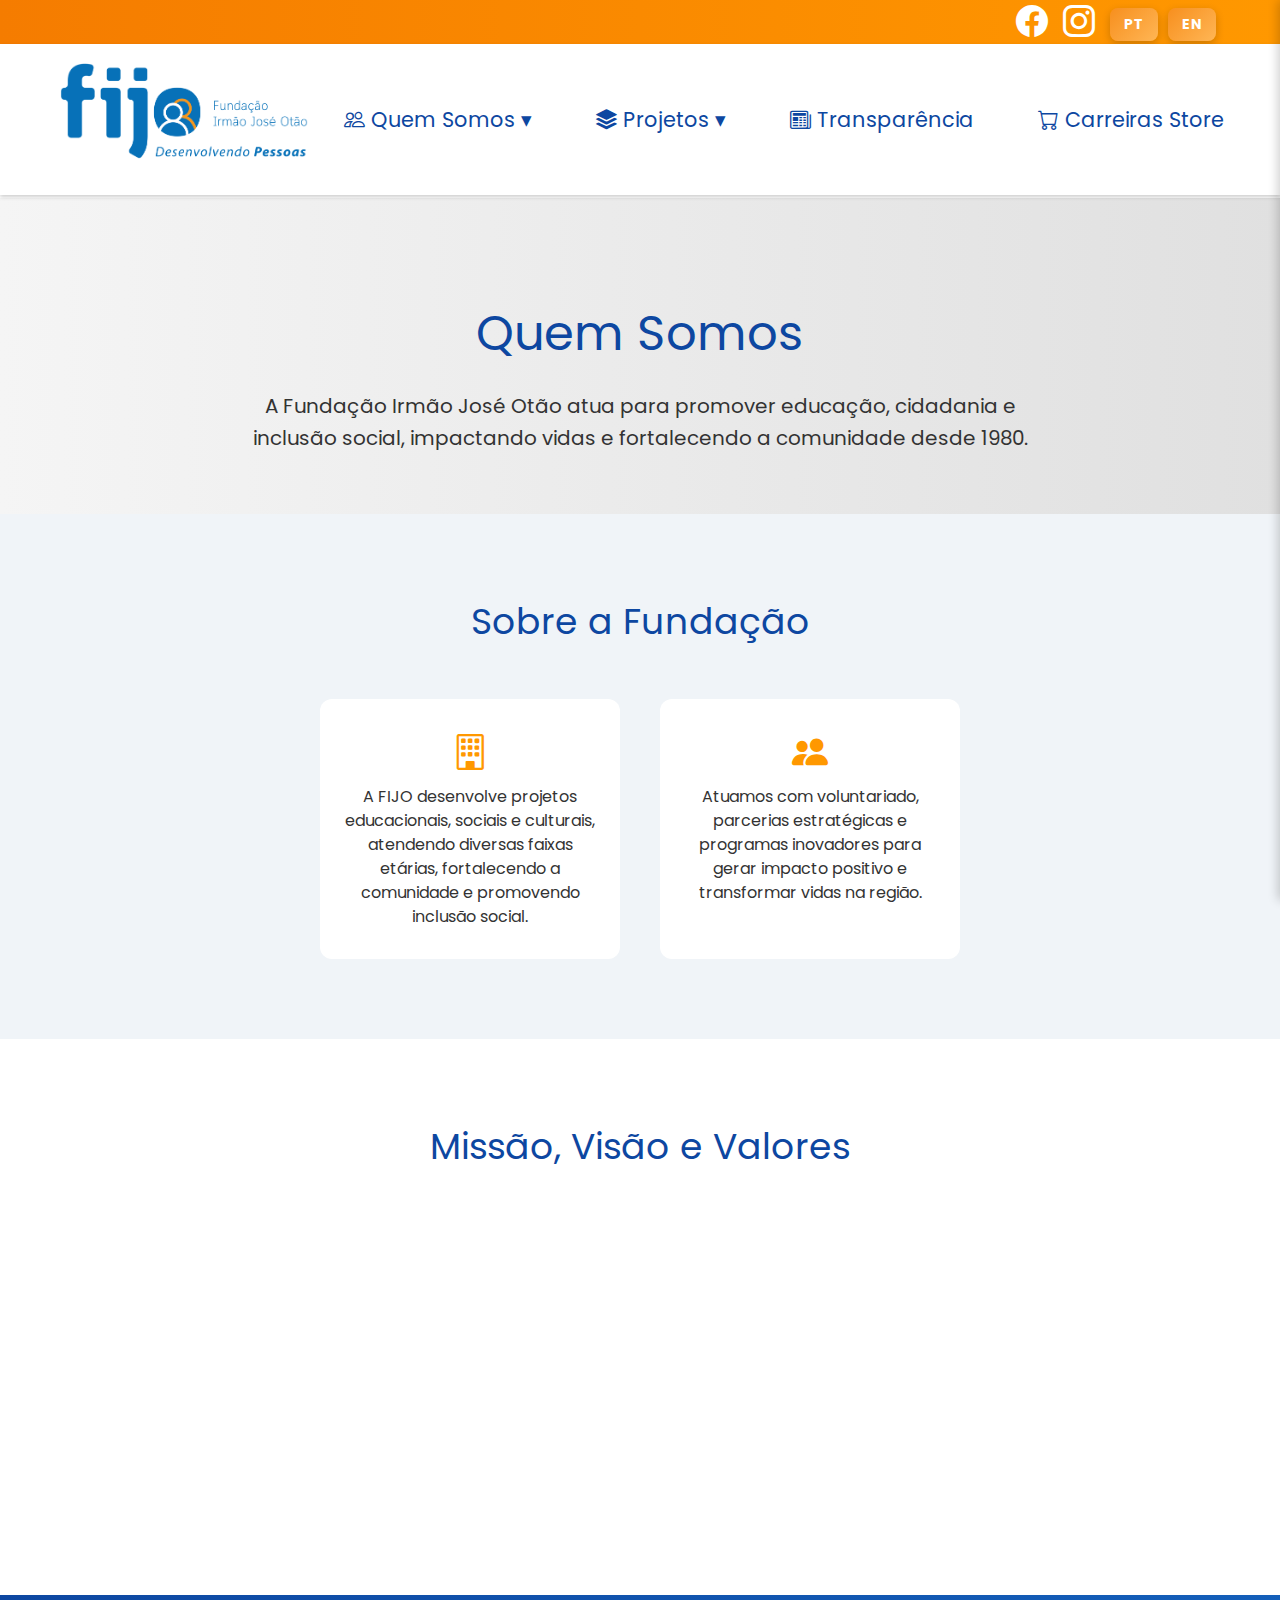
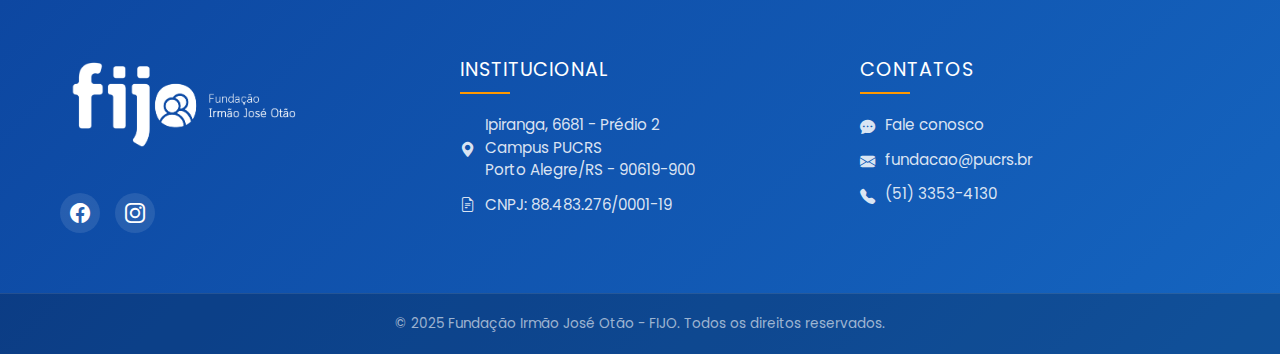
<file: html/quem-somos.html>
<!DOCTYPE html>
<html lang="pt-br">

<head>
  <meta charset="UTF-8">
  <meta name="viewport" content="width=device-width, initial-scale=1.0">
  <link rel="shortcut icon" href="https://static.wixstatic.com/media/e1d3c5_5cea48401b884e03b0d7eaca76acc833%7Emv2.png/v1/fill/w_32%2Ch_32%2Clg_1%2Cusm_0.66_1.00_0.01/e1d3c5_5cea48401b884e03b0d7eaca76acc833%7Emv2.png" type="image/png">
  <title>Quem Somos - FIJO</title>
  <!-- fonte poppins -->
  <link rel="preconnect" href="https://fonts.googleapis.com" />
  <link rel="preconnect" href="https://fonts.gstatic.com" crossorigin />
  <link
    href="https://fonts.googleapis.com/css2?family=Poppins:ital,wght@0,100;0,200;0,300;0,400;0,500;0,600;0,700;0,800;0,900&display=swap"
    rel="stylesheet" />
  <link rel="stylesheet" href="../css/nav-bar.css">
  <link rel="stylesheet" href="../css/footer-bar.css">
  <link rel="stylesheet" href="../css/quem-somos.css">
  <link rel="stylesheet" href="https://cdn.jsdelivr.net/npm/bootstrap-icons@1.11.3/font/bootstrap-icons.css">
</head>

<body>
  <!-- ========================= HEADER ========================= -->
  <header>
   <div class="sociais">
    <div>
        <a href="https://www.facebook.com/fundacaoirmaojoseotao/?locale=pt_BR">
            <i class="bi bi-facebook"></i>
        </a>
    </div>
    <div>
        <a href="https://www.instagram.com/fundacaofijo/" target="_blank">
            <i class="bi bi-instagram"></i>
        </a>
    </div>

    <!-- Botões de tradução aqui dentro -->
    <div class="language-switch">
        <button onclick="setLanguage('pt')">PT</button>
        <button onclick="setLanguage('en')">EN</button>
    </div>
</div>

      <div class="selecao">
        <a href="../index.html">
          <img src="../img/logo-atualPrancheta 46.png">
        </a>


        <ul class="links">
          <li class="dropdown">
            <a href="../html/quem-somos.html"><i class="bi bi-people"></i> Quem Somos ▾</a>
            <ul class="submenu">
              <li><a href="../html/linha_tempo.html">História</a></li>
              <li><a href="../html/diretoria.html">Diretoria</a></li>
            </ul>
          </li>


          <li class="dropdown">
            <a href="../html/projetos.html"><i class="bi bi-stack"></i> Projetos ▾</a>
            <ul class="submenu">
              <li><a href="../html/parceiros.html">Parceiros</a></li>
              <li><a href="../html/impacto_social.html">Impacto Social</a></li>
            </ul>
          </li>

          <li><a href="../html/transparencia.html"><i class="bi bi-newspaper"></i> Transparência</a></li>

          <li><a href="../html/carreiras-store.html"><i class="bi bi-cart"></i> Carreiras Store</a></li>
        </ul>

        <!-- Botão Mobile -->
        <button class="menu-btn" onclick="toggleMenu()">
          <span></span>
          <span></span>
          <span></span>
        </button>

        <!-- Menu Mobile -->
        <div id="menu-mobile" class="menu-mobile">
          <ul>

            <!-- Quem Somos -->
            <li class="mobile-dropdown">
              <div class="mobile-header">
                <a href="../html/quem-somos.html" class="mobile-link">
                  <i class="bi bi-people-fill"></i> Quem Somos
                </a>
                <button class="mobile-arrow" data-target="submenu-1">▾</button>
              </div>

              <ul class="mobile-submenu" id="submenu-1">
                <li><a href="../html/linha_tempo.html"><i class="bi bi-clock-history"></i> História</a></li>
                <li><a href="../html/diretoria.html"><i class="bi bi-person-fill"></i> Diretoria</a></li>
              </ul>
            </li>

            <!-- Projetos -->
            <li class="mobile-dropdown">
              <div class="mobile-header">
                <a href="../html/projetos.html" class="mobile-link">
                  <i class="bi bi-stack"></i> Projetos
                </a>
                <button class="mobile-arrow" data-target="submenu-2">▾</button>
              </div>

              <ul class="mobile-submenu" id="submenu-2">
                <li><a href="../html/parceiros.html"><i class="bi bi-emoji-smile-fill"></i> Parceiros</a></li>
                <li><a href="../html/impacto_social.html"><i class="bi bi-globe-americas"></i> Impacto Social</a></li>
              </ul>
            </li>

            <!-- Links simples -->
            <li><a href="../html/transparencia.html"><i class="bi bi-newspaper"></i> Transparência</a></li>
            <li><a href="../html/carreiras-store.html"><i class="bi bi-cart-fill"></i> Carreiras Store</a></li>
            <li><a href="../html/contato.html"><i class="bi bi-telephone-fill"></i> Contato</a></li>

          </ul>
        </div>

        <!-- Fundo escuro -->
        <div id="overlay" class="overlay" onclick="toggleMenu()"></div>

      </div>

    </nav>
  </header>

  <!-- ========================= MAIN ========================= -->
  <main>
    <section class="quem-somos-hero">
      <h1 data-lang-pt="Quem Somos" data-lang-en="About Us">Quem Somos</h1>
      <p data-lang-pt="A Fundação Irmão José Otão atua para promover educação, cidadania e inclusão social, impactando vidas e fortalecendo a comunidade desde 1980."
        data-lang-en="The Irmão José Otão Foundation works to promote education, citizenship, and social inclusion, impacting lives and strengthening the community since 1980.">
        A Fundação Irmão José Otão atua para promover educação, cidadania e inclusão social, impactando vidas e
        fortalecendo a comunidade desde 1980.
      </p>
    </section>

    <section class="sobre-fijo">
      <h2 data-lang-pt="Sobre a Fundação" data-lang-en="About the Foundation">Sobre a Fundação</h2>
      <div class="sobre-container">
        <div class="sobre-card">
          <i class="bi bi-building"></i>
          <p data-lang-pt="A FIJO desenvolve projetos educacionais, sociais e culturais, atendendo diversas faixas etárias, fortalecendo a comunidade e promovendo inclusão social."
            data-lang-en="FIJO develops educational, social, and cultural projects, serving various age groups, strengthening the community and promoting social inclusion.">
            A FIJO desenvolve projetos educacionais, sociais e culturais, atendendo diversas faixas etárias,
            fortalecendo a comunidade e promovendo inclusão social.
          </p>
        </div>
        <div class="sobre-card">
          <i class="bi bi-people-fill"></i>
          <p data-lang-pt="Atuamos com voluntariado, parcerias estratégicas e programas inovadores para gerar impacto positivo e transformar vidas na região."
            data-lang-en="We work with volunteering, strategic partnerships, and innovative programs to generate positive impact and transform lives in the region.">
            Atuamos com voluntariado, parcerias estratégicas e programas inovadores para gerar impacto positivo e
            transformar vidas na região.
          </p>
        </div>
      </div>
    </section>

    <section class="missao-visao-valores">
      <h2 data-lang-pt="Missão, Visão e Valores" data-lang-en="Mission, Vision and Values">Missão, Visão e Valores</h2>
      <div class="cards-container">
        <div class="card">
          <i class="bi bi-bullseye"></i>
          <h3 data-lang-pt="Missão" data-lang-en="Mission">Missão</h3>
          <p data-lang-pt="Promover educação, cultura e cidadania, transformando vidas e comunidades."
            data-lang-en="Promote education, culture, and citizenship, transforming lives and communities.">
            Promover educação, cultura e cidadania, transformando vidas e comunidades.
          </p>
        </div>
        <div class="card">
          <i class="bi bi-eye"></i>
          <h3 data-lang-pt="Visão" data-lang-en="Vision">Visão</h3>
          <p data-lang-pt="Ser referência em projetos sociais e inclusão, reconhecida pelo impacto positivo na sociedade."
            data-lang-en="To be a reference in social projects and inclusion, recognized for positive impact on society.">
            Ser referência em projetos sociais e inclusão, reconhecida pelo impacto positivo na sociedade.
          </p>
        </div>
        <div class="card">
          <i class="bi bi-heart"></i>
          <h3 data-lang-pt="Valores" data-lang-en="Values">Valores</h3>
          <p data-lang-pt="Ética, transparência, solidariedade e compromisso com a comunidade."
            data-lang-en="Ethics, transparency, solidarity, and commitment to the community.">
            Ética, transparência, solidariedade e compromisso com a comunidade.
          </p>
        </div>
      </div>
    </section>
  </main>

  <!-- ========================= FOOTER ========================= -->
  <footer>
  <div class="footer-content">
    
    <div class="footer-brand">
      <img src="../img/logo-branca.png" alt="Logo FIJO" class="footer-logo-img" />
      <div class="footer-social">
        <a href="https://www.facebook.com/fundacaoirmaojoseotao/?locale=pt_BR" target="_blank" aria-label="Facebook">
          <i class="bi bi-facebook"></i>
        </a>
        <a href="https://www.instagram.com/fundacaofijo/" target="_blank" aria-label="Instagram">
          <i class="bi bi-instagram"></i>
        </a>
      </div>
    </div>

    <div class="footer-section">
      <h3>Institucional</h3>
      <ul class="footer-links">
        <li>
          <a href="https://maps.app.goo.gl/2BzVPABnQnim523c7" target="_blank">
            <i class="bi bi-geo-alt-fill"></i>
            <span>
              Ipiranga, 6681 - Prédio 2<br>
              Campus PUCRS<br>
              Porto Alegre/RS - 90619-900
            </span>
          </a>
        </li>
        <li class="cnpj-text">
          <i class="bi bi-file-earmark-text"></i>
          <span>CNPJ: 88.483.276/0001-19</span>
        </li>
      </ul>
    </div>

    <div class="footer-section">
      <h3>Contatos</h3>
      <ul class="footer-links">
        <li>
          <a href="../html/contato.html">
            <i class="bi bi-chat-dots-fill"></i> Fale conosco
          </a>
        </li>
        <li>
          <a href="mailto:fundacao@pucrs.br">
            <i class="bi bi-envelope-fill"></i> fundacao@pucrs.br
          </a>
        </li>
        <li>
          <a href="tel:+555133534130">
            <i class="bi bi-telephone-fill"></i> (51) 3353-4130
          </a>
        </li>
      </ul>
    </div>

  </div>

  <div class="footer-bottom">
    <p>&copy; 2025 Fundação Irmão José Otão - FIJO. Todos os direitos reservados.</p>
  </div>
</footer>

  <!-- ========================= JAVASCRIPT ========================= -->
  <script>
    // Animação dos cards
    const cards = document.querySelectorAll('.cards-container .card');
    const sobreCards = document.querySelectorAll('.sobre-card');

    const animateCards = (elements) => {
      elements.forEach((el, index) => {
        const observer = new IntersectionObserver(entries => {
          entries.forEach(entry => {
            if (entry.isIntersecting) {
              setTimeout(() => {
                entry.target.classList.add('animate');
              }, index * 200);
              observer.unobserve(entry.target);
            }
          });
        }, { threshold: 0.2 });

        observer.observe(el);
      });
    };

    animateCards(cards);
    animateCards(sobreCards);

    // Tradução funcional
    function setLanguage(lang) {
      const elements = document.querySelectorAll('[data-lang-pt]');
      elements.forEach(el => {
        el.textContent = (lang === 'pt') ? el.getAttribute('data-lang-pt') : el.getAttribute('data-lang-en');
      });
    }
  </script>
  <script src="../js/index.js"></script>
</body>

</html>
</file>
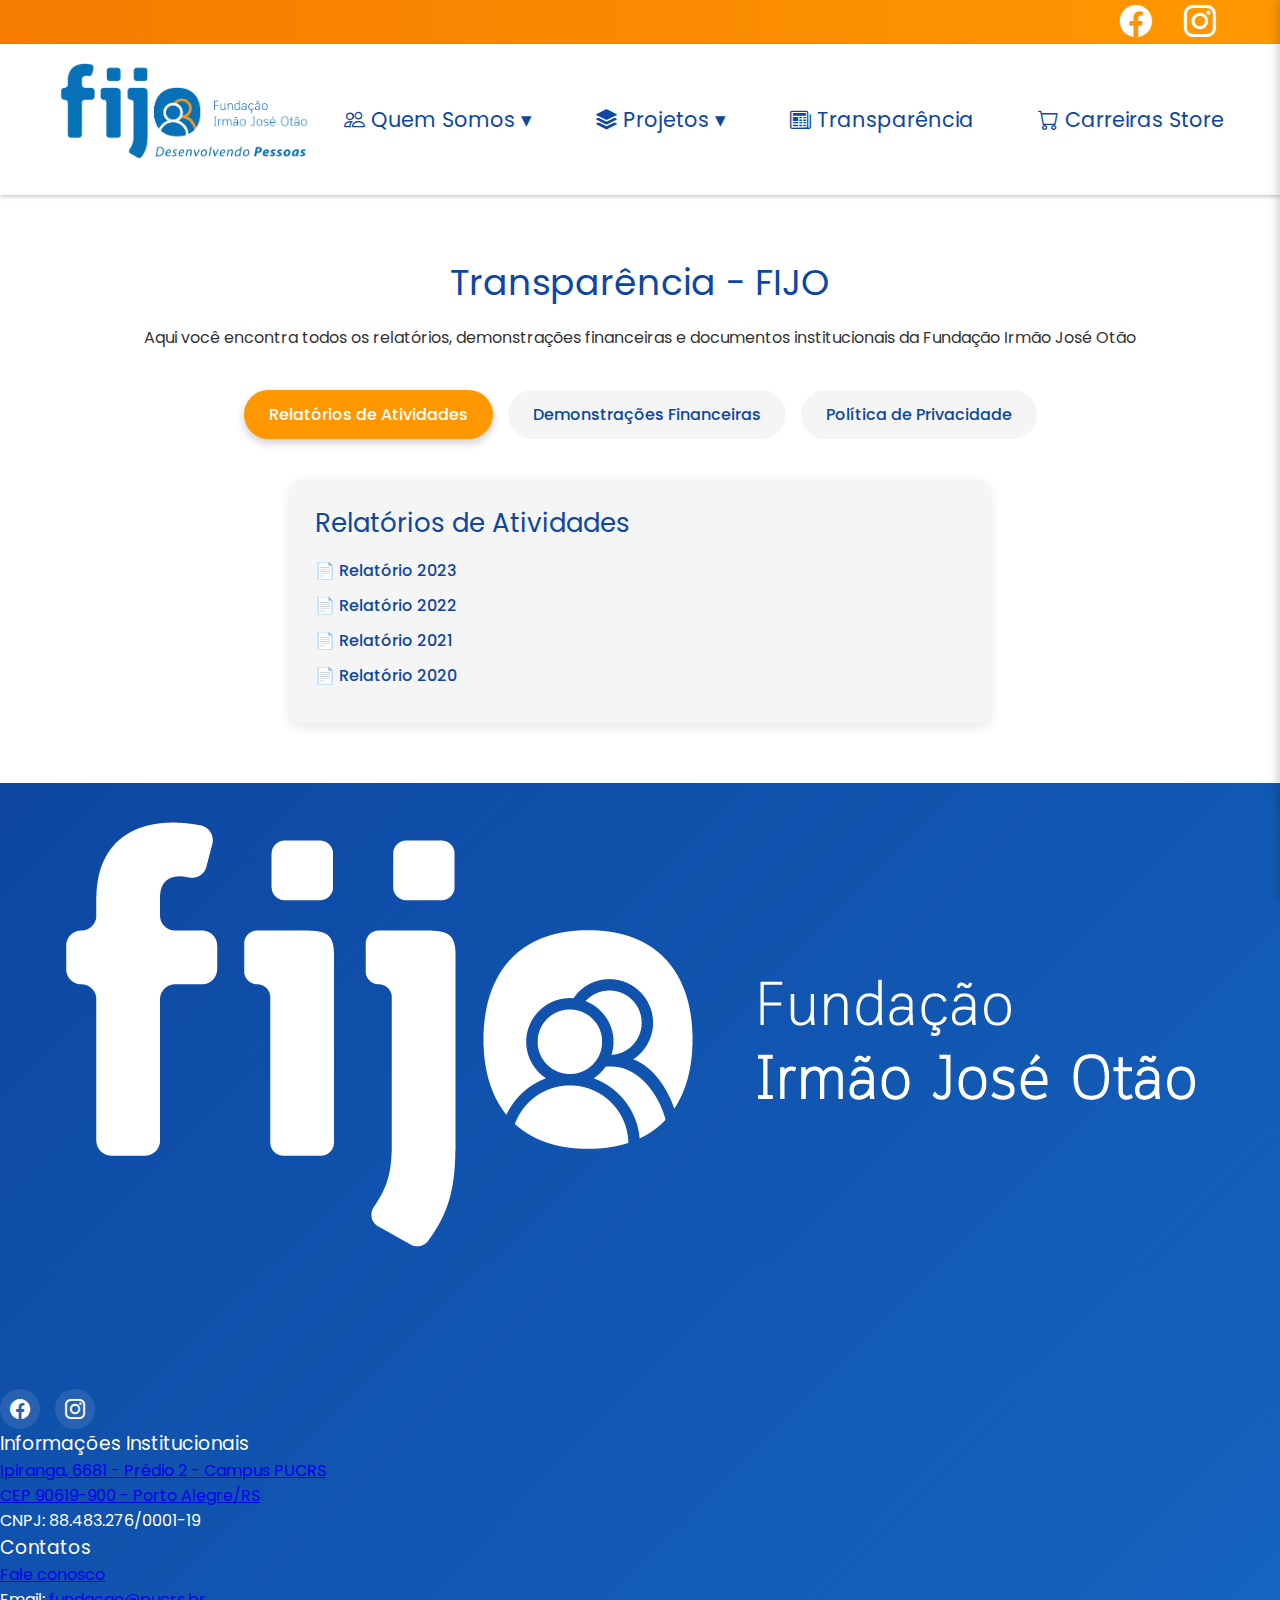
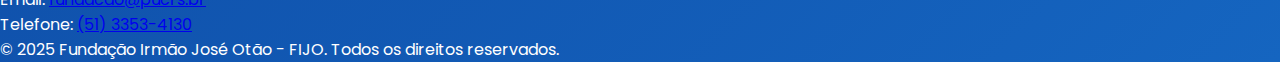
<file: html/transparencia.html>
<!DOCTYPE html>
<html lang="pt-br">

<head>
  <meta charset="UTF-8" />
  <meta name="viewport" content="width=device-width, initial-scale=1.0" />
  <!-- fonte poppins -->
  <link rel="preconnect" href="https://fonts.googleapis.com" />
  <link rel="preconnect" href="https://fonts.gstatic.com" crossorigin />
  <link
    href="https://fonts.googleapis.com/css2?family=Poppins:ital,wght@0,100;0,200;0,300;0,400;0,500;0,600;0,700;0,800;0,900;1,100;1,200;1,300;1,400;1,500;1,600;1,700;1,800;1,900&display=swap"
    rel="stylesheet" />
  <!-- bootstrap icons -->
  <link rel="stylesheet" href="https://cdn.jsdelivr.net/npm/bootstrap-icons@1.11.3/font/bootstrap-icons.css" />
  <!-- CSS -->
  <link rel="stylesheet" href="../css/nav-bar.css" />
  <link rel="stylesheet" href="../css/footer-bar.css" />
  <link rel="stylesheet" href="../css/transparencias.css" />
  <link rel="icon" type="image/x-icon" href="../img/favicon.png">
  <title>Transparência - FIJO</title>
</head>

<body>
  <header>
    <nav>
      <div class="sociais">
        <div>
          <a href="https://www.facebook.com/fundacaoirmaojoseotao/?locale=pt_BR">
            <i class="bi bi-facebook"></i>
          </a>
        </div>
        <div>
          <a href="https://www.instagram.com/fundacaofijo/" target="_blank">
            <i class="bi bi-instagram"></i>
          </a>
        </div>
      </div>


      <div class="selecao">
        <a href="../index.html">
          <img src="../img/logo-atualPrancheta 46.png">
        </a>

        <ul class="links">
          <li class="dropdown">
            <a href="../html/quem-somos.html"><i class="bi bi-people"></i> Quem Somos ▾</a>
            <ul class="submenu">
              <li><a href="../html/linha_tempo.html">História</a></li>
              <li><a href="../html/diretoria.html">Diretoria</a></li>
            </ul>
          </li>

          <li class="dropdown">
            <a href="../html/projetos.html"><i class="bi bi-stack"></i> Projetos ▾</a>
            <ul class="submenu">
              <li><a href="../html/parceiros.html">Parceiros</a></li>
              <li><a href="../html/impacto_social.html">Impacto Social</a></li>
            </ul>
          </li>

          <li><a href="../html/transparencia.html"><i class="bi bi-newspaper"></i> Transparência</a></li>

          <li><a href="../html/carreiras-store.html"><i class="bi bi-cart"></i> Carreiras Store</a></li>
        </ul>

      <!-- Botão Mobile -->
<button class="menu-btn" onclick="toggleMenu()">
    <span></span>
    <span></span>
    <span></span>
</button>

<!-- Menu Mobile -->
<div id="menu-mobile" class="menu-mobile">
    <ul>

        <!-- Quem Somos -->
        <li class="mobile-dropdown">
            <div class="mobile-header">
                <a href="../html/quem-somos.html" class="mobile-link">
                    <i class="bi bi-people-fill"></i> Quem Somos
                </a>
                <button class="mobile-arrow" data-target="submenu-1">▾</button>
            </div>

            <ul class="mobile-submenu" id="submenu-1">
                <li><a href="../html/linha_tempo.html"><i class="bi bi-clock-history"></i> História</a></li>
                <li><a href="../html/diretoria.html"><i class="bi bi-person-fill"></i> Diretoria</a></li>
            </ul>
        </li>

        <!-- Projetos -->
        <li class="mobile-dropdown">
            <div class="mobile-header">
                <a href="../html/projetos.html" class="mobile-link">
                    <i class="bi bi-stack"></i> Projetos
                </a>
                <button class="mobile-arrow" data-target="submenu-2">▾</button>
            </div>

            <ul class="mobile-submenu" id="submenu-2">
                <li><a href="../html/parceiros.html"><i class="bi bi-emoji-smile-fill"></i> Parceiros</a></li>
                <li><a href="../html/impacto_social.html"><i class="bi bi-globe-americas"></i> Impacto Social</a></li>
            </ul>
        </li>

        <!-- Links simples -->
        <li><a href="../html/transparencia.html"><i class="bi bi-newspaper"></i> Transparência</a></li>
        <li><a href="../html/carreiras-store.html"><i class="bi bi-cart-fill"></i> Carreiras Store</a></li>
        <li><a href="../html/contato.html"><i class="bi bi-telephone-fill"></i> Contato</a></li>

    </ul>
</div>

<!-- Fundo escuro -->
<div id="overlay" class="overlay" onclick="toggleMenu()"></div>
        
      </div>

    </nav>
    <script ></script>
  </header>

  <!-- ========================= SEÇÃO TRANSPARÊNCIA ========================= -->
  <main>
  <section class="transparencia-main">
    <h1>Transparência - FIJO</h1>
    <p>Aqui você encontra todos os relatórios, demonstrações financeiras e documentos institucionais da Fundação Irmão José Otão</p>

    <!-- Container de abas -->
    <div class="tabs-container">
      <button class="tab-button active" data-target="relatorios">Relatórios de Atividades</button>
      <button class="tab-button" data-target="financeiro">Demonstrações Financeiras</button>
      <button class="tab-button" data-target="privacidade">Política de Privacidade</button>
    </div>

    <!-- Conteúdo das abas -->
    <div class="tab-content active" id="relatorios">
      <div class="card">
        <h2>Relatórios de Atividades</h2>
        <ul>
          <li><a href="#">📄 Relatório 2023</a></li>
          <li><a href="#">📄 Relatório 2022</a></li>
          <li><a href="#">📄 Relatório 2021</a></li>
          <li><a href="#">📄 Relatório 2020</a></li>
        </ul>
      </div>
    </div>

    <div class="tab-content" id="financeiro">
      <div class="card">
        <h2>Demonstrações Financeiras</h2>
        <ul>
          <li><a href="#">📄 Demonstrações 2023</a></li>
          <li><a href="#">📄 Demonstrações 2022</a></li>
          <li><a href="#">📄 Demonstrações 2021</a></li>
          <li><a href="#">📄 Demonstrações 2020</a></li>
        </ul>
      </div>
    </div>

    <div class="tab-content" id="privacidade">
      <div class="card">
        <h2>Política de Privacidade</h2>
        <p>A FIJO segue a LGPD para garantir o uso correto, seguro e transparente de informações pessoais.</p>
        <p><a href="#">📄 Acessar Política de Privacidade (PDF)</a></p>
      </div>
    </div>
  </section>
</main>

<script src="../js/transparencia.js"></script>

  <!-- ========================= FOOTER ========================= -->
  <footer>
    <div class="footer-container">
      <div class="footer-logo">
        <img src="../img/logo-branca.png" alt="logo fijo" />
        <div class="footer-social">
          <a href="https://www.facebook.com/fundacaoirmaojoseotao/?locale=pt_BR" target="_blank"><i class="bi bi-facebook"></i></a>
          <a href="https://www.instagram.com/fundacaofijo/" target="_blank"><i class="bi bi-instagram"></i></a>
        </div>
      </div>

      <div class="footer-formacao">
        <h3>Informações Institucionais</h3>
        <a href="https://maps.app.goo.gl/2BzVPABnQnim523c7">
          <p>Ipiranga, 6681 - Prédio 2 - Campus PUCRS</p>
          <p>CEP 90619-900 - Porto Alegre/RS</p>
        </a>
        <p>CNPJ: 88.483.276/0001-19</p>
      </div>

      <div class="footer-contato">
        <h3>Contatos</h3>
        <p><a href="../html/contato.html">Fale conosco</a></p>
        <p>Email: <a href="mailto:fundacao@pucrs.br">fundacao@pucrs.br</a></p>
        <p>Telefone: <a href="tel:+555133534130">(51) 3353-4130</a></p>
      </div>
    </div>

    <div class="footer-botao">
      <p>&copy; 2025 Fundação Irmão José Otão - FIJO. Todos os direitos reservados.</p>
    </div>
  </footer>
<script src="../js/index.js"></script>
</body>
</html>
</file>
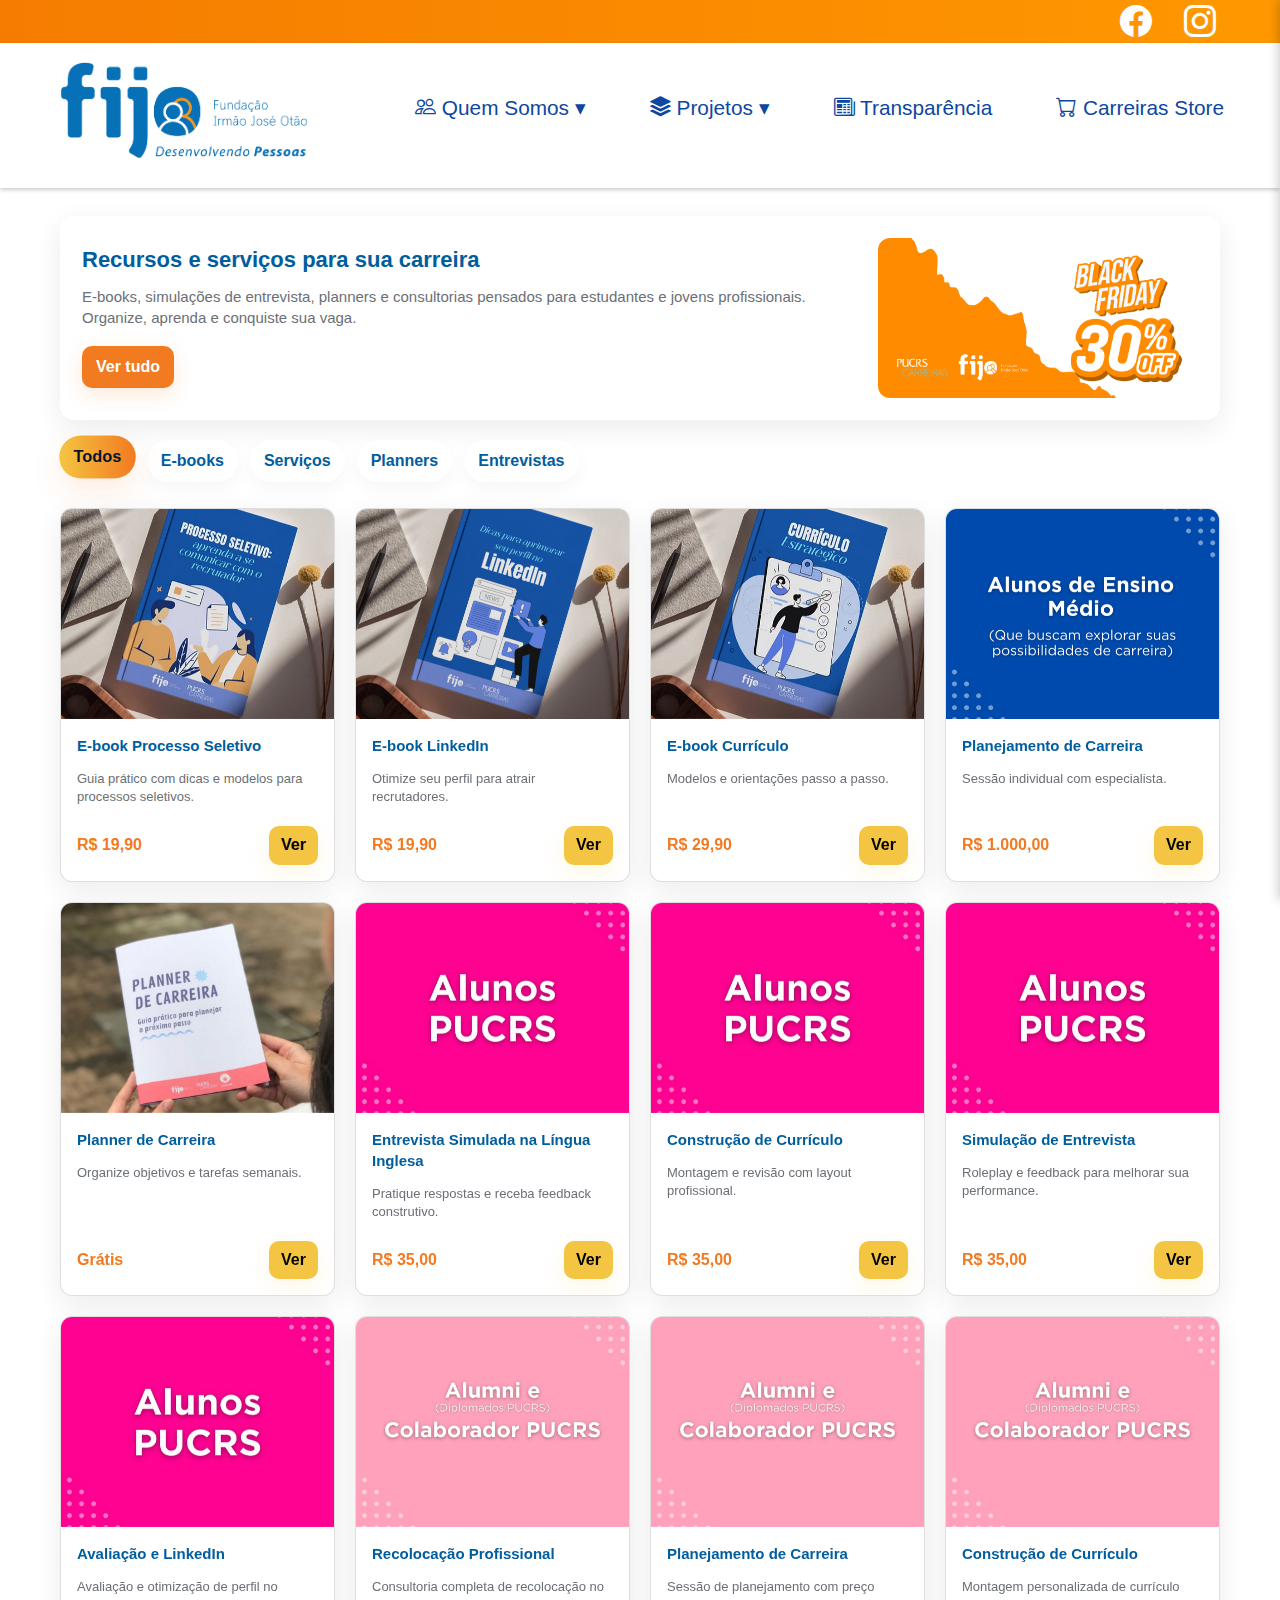
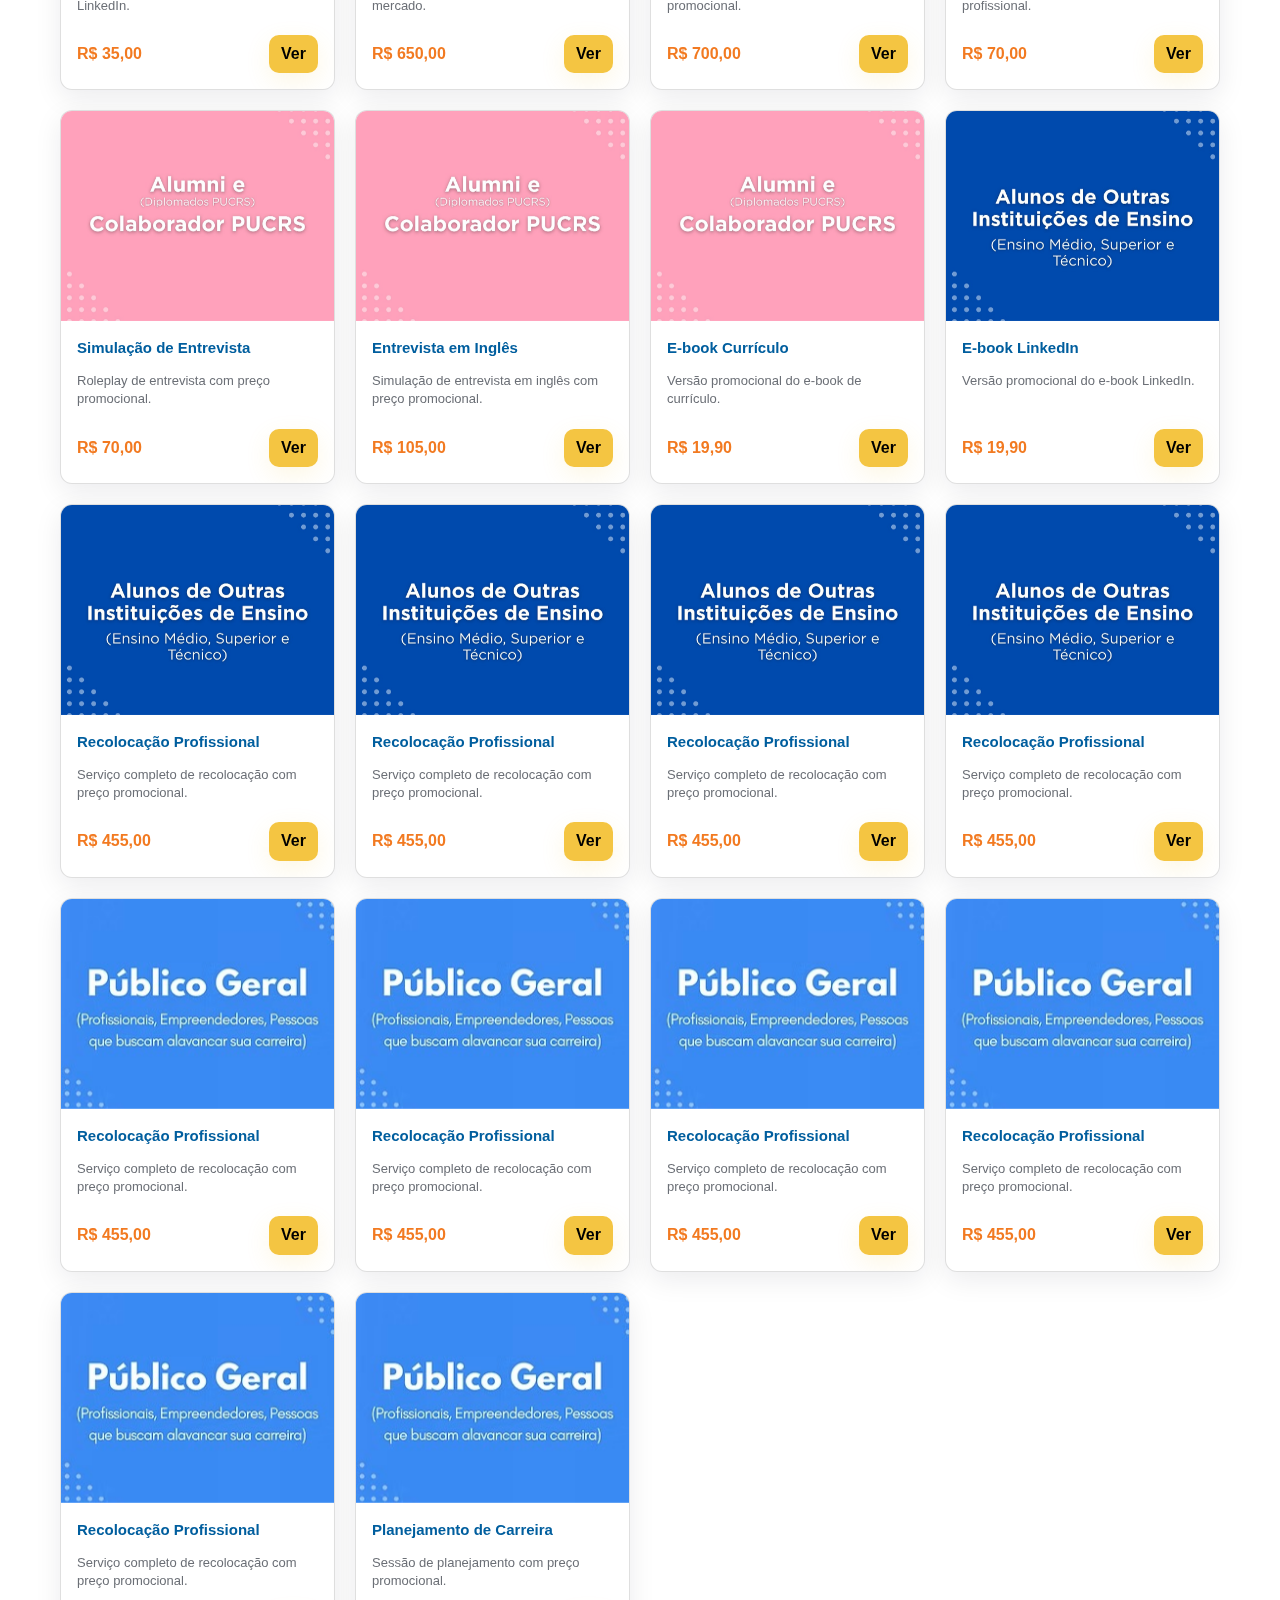
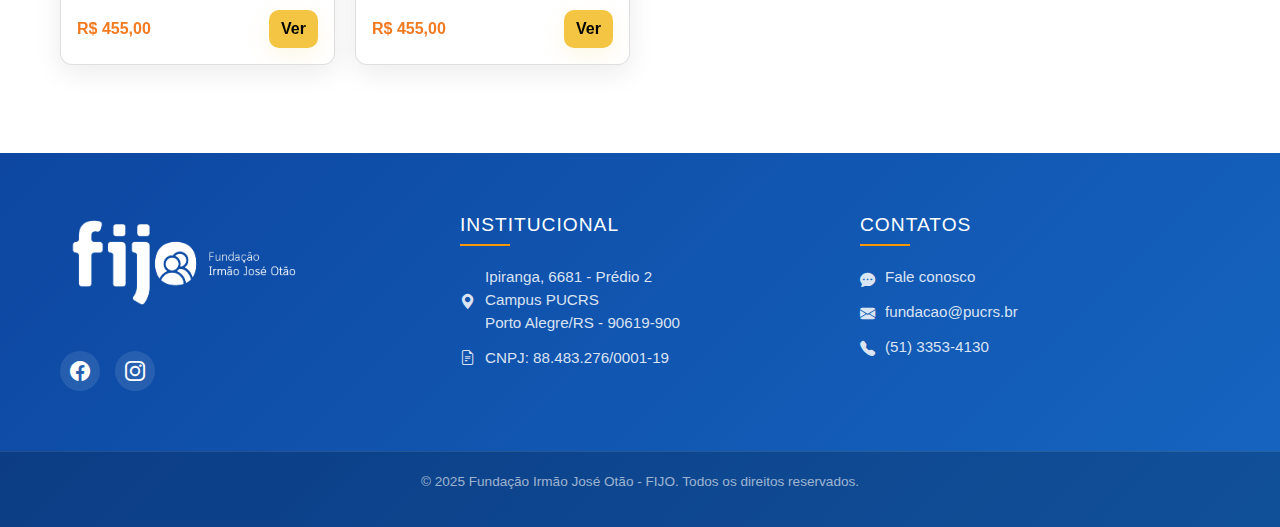
<file: v8/FIJO-main/html/carreiras-store.html>
<!doctype html>
<html lang="pt-BR">

<head>
  <meta charset="utf-8" />
  <meta name="viewport" content="width=device-width,initial-scale=1" />
  <link rel="shortcut icon" href="https://static.wixstatic.com/media/e1d3c5_5cea48401b884e03b0d7eaca76acc833%7Emv2.png/v1/fill/w_32%2Ch_32%2Clg_1%2Cusm_0.66_1.00_0.01/e1d3c5_5cea48401b884e03b0d7eaca76acc833%7Emv2.png" type="image/png">
  <!-- links bootstrap -->
  <link rel="stylesheet" href="https://cdn.jsdelivr.net/npm/bootstrap-icons@1.11.3/font/bootstrap-icons.css" />
  <link rel="stylesheet" href="https://stackpath.bootstrapcdn.com/bootstrap/4.3.1/css/bootstrap.min.css">
  
  <!-- Fonte moderna -->
  <link href="https://fonts.googleapis.com/css2?family=Inter:wght@300;400;600;700;800&display=swap" rel="stylesheet">
  <link rel="stylesheet" href="../css/footer-bar.css">
  <link rel="stylesheet" href="../css/nav-bar.css">
  <link rel="stylesheet" href="../css/carreiras-store.css">
  <title>Carreiras Store - FIJO</title>
</head>

<body>

  <header>
    <nav>
      <div class="sociais">
        <div>
          <a href="https://www.facebook.com/fundacaoirmaojoseotao/?locale=pt_BR">
            <i class="bi bi-facebook"></i>
          </a>
        </div>
        <div>
          <a href="https://www.instagram.com/fundacaofijo/" target="_blank">
            <i class="bi bi-instagram"></i>
          </a>
        </div>
      </div>


      <div class="selecao">
        <a href="../index.html">
          <img src="../img/logo-atualPrancheta 46.png">
        </a>

        <ul class="links">
          <li class="dropdown">
            <a href="../html/quem-somos.html"><i class="bi bi-people"></i> Quem Somos ▾</a>
            <ul class="submenu">
              <li><a href="../html/linha_tempo.html">História</a></li>
              <li><a href="../html/diretoria.html">Diretoria</a></li>
            </ul>
          </li>

          <li class="dropdown">
            <a href="../html/projetos.html"><i class="bi bi-stack"></i> Projetos ▾</a>
            <ul class="submenu">
              <li><a href="../html/parceiros.html">Parceiros</a></li>
              <li><a href="../html/impacto_social.html">Impacto Social</a></li>
            </ul>
          </li>

          <li><a href="../html/transparencia.html"><i class="bi bi-newspaper"></i> Transparência</a></li>

          <li><a href="../html/carreiras-store.html"><i class="bi bi-cart"></i> Carreiras Store</a></li>
        </ul>

<!-- Botão Mobile -->
<button class="menu-btn" onclick="toggleMenu()">
    <span></span>
    <span></span>
    <span></span>
</button>

<!-- Menu Mobile -->
<div id="menu-mobile" class="menu-mobile">
    <ul>

        <!-- Quem Somos -->
        <li class="mobile-dropdown">
            <div class="mobile-header">
                <a href="../html/quem-somos.html" class="mobile-link">
                    <i class="bi bi-people-fill"></i> Quem Somos
                </a>
                <button class="mobile-arrow" data-target="submenu-1">▾</button>
            </div>

            <ul class="mobile-submenu" id="submenu-1">
                <li><a href="../html/linha_tempo.html"><i class="bi bi-clock-history"></i> História</a></li>
                <li><a href="../html/diretoria.html"><i class="bi bi-person-fill"></i> Diretoria</a></li>
            </ul>
        </li>

        <!-- Projetos -->
        <li class="mobile-dropdown">
            <div class="mobile-header">
                <a href="../html/projetos.html" class="mobile-link">
                    <i class="bi bi-stack"></i> Projetos
                </a>
                <button class="mobile-arrow" data-target="submenu-2">▾</button>
            </div>

            <ul class="mobile-submenu" id="submenu-2">
                <li><a href="../html/parceiros.html"><i class="bi bi-emoji-smile-fill"></i> Parceiros</a></li>
                <li><a href="../html/impacto_social.html"><i class="bi bi-globe-americas"></i> Impacto Social</a></li>
            </ul>
        </li>

        <!-- Links simples -->
        <li><a href="../html/transparencia.html"><i class="bi bi-newspaper"></i> Transparência</a></li>
        <li><a href="../html/carreiras-store.html"><i class="bi bi-cart-fill"></i> Carreiras Store</a></li>
        <li><a href="../html/contato.html"><i class="bi bi-telephone-fill"></i> Contato</a></li>
    </ul>
</div>

<!-- Fundo escuro -->
<div id="overlay" class="overlay" onclick="toggleMenu()"></div>

      </div>

    </nav>
  </header>

  <!-- CONTEÚDO -->
  <main class="layout">

    <!-- HERO -->
    <section class="hero">
      <div class="hero-left">
        <h1 class="hero-title">Recursos e serviços para sua carreira</h1>
        <p class="hero-sub">E-books, simulações de entrevista, planners e consultorias pensados para estudantes e
          jovens profissionais. Organize, aprenda e conquiste sua vaga.</p>
        <div class="hero-cta">
          <button class="btn-primary" onclick="filterCategory('all')">Ver tudo</button>
          <button class="btn-ghost" onclick="filterCategory('ebooks')">E-books</button>
          <button class="btn-ghost" onclick="filterCategory('servicos')">Serviços</button>
        </div>
      </div>

      <!-- banner / imagem do arquivo enviado -->
      <div class="hero-img" aria-hidden="true">
        <img src="../img/T-Shirt Printing Services.png" alt="Banner FIJO">
      </div>
    </section>

    <!-- CATEGORIAS (filtro rápido) -->
    <div class="categories" id="categories">
      <div class="cat active" data-cat="all" onclick="setActiveCat(this)">Todos</div>
      <div class="cat" data-cat="ebooks" onclick="setActiveCat(this)">E-books</div>
      <div class="cat" data-cat="servicos" onclick="setActiveCat(this)">Serviços</div>
      <div class="cat" data-cat="planners" onclick="setActiveCat(this)">Planners</div>
      <div class="cat" data-cat="entrevistas" onclick="setActiveCat(this)">Entrevistas</div>
    </div>

    <!-- GRADE DE PRODUTOS -->
    <section class="grid" id="productGrid">
      <!-- Exemplo de cards com produtos (nomes baseados no catálogo FIJO) -->
      <!-- Card 1 -->
      <article class="card" data-category="ebooks" data-title="E-book Processo Seletivo" data-price="R$ 19,90"
        data-desc="Guia prático com dicas, cronogramas e modelos prontos para você se preparar para processos seletivos.">
        <div class="card-visual">
          <img src="../img/processo-seletivo.jpeg" alt="E-book Processo Seletivo">
        </div>
        <div class="card-body">
          <div class="product-title">E-book Processo Seletivo</div>
          <div class="product-desc">Guia prático com dicas e modelos para processos seletivos.</div>
          <div class="product-bottom">
            <div class="price">R$ 19,90</div>
            <button class="buy" onclick="openModal(this.closest('.card'))">Ver</button>
          </div>
        </div>
      </article>

      <!-- Card 2 -->
      <article class="card" data-category="ebooks" data-title="E-book LinkedIn" data-price="R$ 19,90"
        data-desc="Otimize seu perfil e aprenda a usar o LinkedIn para oportunidades reais.">
        <div class="card-visual">
          <img src="../img/linkedin-ebook.png" alt="E-book LinkedIn">
        </div>
        <div class="card-body">
          <div class="product-title">E-book LinkedIn</div>
          <div class="product-desc">Otimize seu perfil para atrair recrutadores.</div>
          <div class="product-bottom">
            <div class="price">R$ 19,90</div>
            <button class="buy" onclick="openModal(this.closest('.card'))">Ver</button>
          </div>
        </div>
      </article>

      <!-- Card 3 -->
      <article class="card" data-category="ebooks" data-title="E-book Currículo" data-price="R$ 29,90"
        data-desc="Modelos profissionais e orientações passo a passo para criar um currículo que funciona.">
        <div class="card-visual">
          <img src="../img/E-BOOK Currículo.avif" alt="E-book Currículo">
        </div>
        <div class="card-body">
          <div class="product-title">E-book Currículo</div>
          <div class="product-desc">Modelos e orientações passo a passo.</div>
          <div class="product-bottom">
            <div class="price">R$ 29,90</div>
            <button class="buy" onclick="openModal(this.closest('.card'))">Ver</button>
          </div>
        </div>
      </article>

      <!-- Card 4 -->
      <article class="card" data-category="servicos" data-title="Planejamento de Carreira" data-price="R$ 1.000,00"
        data-desc="Sessão individual para mapear objetivos e construir um plano de carreira realista.">
        <div class="card-visual">
          <img src="../img/planejamento-de-carreira.png" alt="Planejamento de Carreira">
        </div>
        <div class="card-body">
          <div class="product-title">Planejamento de Carreira</div>
          <div class="product-desc">Sessão individual com especialista.</div>
          <div class="product-bottom">
            <div class="price">R$ 1.000,00</div>
            <button class="buy" onclick="openModal(this.closest('.card'))">Ver</button>
          </div>
        </div>
      </article>

      <!-- Card 5 -->
      <article class="card" data-category="planners" data-title="Planner de Carreira" data-price="Grátis"
        data-desc="Planner para organizar objetivos, prazos e tarefas profissionais.">
        <div class="card-visual">
          <img src="../img/planner-carreira.jpg" alt="Planner de Carreira">
        </div>
        <div class="card-body">
          <div class="product-title">Planner de Carreira</div>
          <div class="product-desc">Organize objetivos e tarefas semanais.</div>
          <div class="product-bottom">
            <div class="price">Grátis</div>
            <button class="buy" onclick="openModal(this.closest('.card'))">Ver</button>
          </div>
        </div>
      </article>

      <!-- Card 6 -->
      <article class="card" data-category="entrevistas" data-title="Entrevista Simulada (Inglês)" data-price="R$ 35,00"
        data-desc="Simulação de entrevista para praticar respostas e receber feedback.">
        <div class="card-visual">
          <img src="../img/alunos-pucrs.jpeg" alt="Entrevista Simulada">
        </div>
        <div class="card-body">
          <div class="product-title">Entrevista Simulada na Língua Inglesa</div>
          <div class="product-desc">Pratique respostas e receba feedback construtivo.</div>
          <div class="product-bottom">
            <div class="price">R$ 35,00</div>
            <button class="buy" onclick="openModal(this.closest('.card'))">Ver</button>
          </div>
        </div>
      </article>

      <!-- Card 7 -->
      <article class="card" data-category="servicos" data-title="Construção de Currículo" data-price="R$ 35,00"
        data-desc="Serviço de montagem e revisão do seu currículo com layout profissional.">
        <div class="card-visual">
          <img src="../img/alunos-pucrs.jpeg" alt="Construção de Currículo">
        </div>
        <div class="card-body">
          <div class="product-title">Construção de Currículo</div>
          <div class="product-desc">Montagem e revisão com layout profissional.</div>
          <div class="product-bottom">
            <div class="price">R$ 35,00</div>
            <button class="buy" onclick="openModal(this.closest('.card'))">Ver</button>
          </div>
        </div>
      </article>

      <!-- Card 8 -->
      <article class="card" data-category="entrevistas" data-title="Simulação de Entrevista" data-price="R$ 35,00"
        data-desc="Roleplay de entrevista com feedback focado em melhoria de performance.">
        <div class="card-visual">
          <img src="../img/alunos-pucrs.jpeg" alt="Simulação de Entrevista">
        </div>
        <div class="card-body">
          <div class="product-title">Simulação de Entrevista</div>
          <div class="product-desc">Roleplay e feedback para melhorar sua performance.</div>
          <div class="product-bottom">
            <div class="price">R$ 35,00</div>
            <button class="buy" onclick="openModal(this.closest('.card'))">Ver</button>
          </div>
        </div>
      </article>
      <!-- ——— NOVOS PRODUTOS FIJO ——— -->

      <!-- Card 9 -->
      <article class="card" data-category="servicos" data-title="Avaliação e dicas para destacar seu perfil no LinkedIn"
        data-price="R$ 35,00"
        data-desc="Serviço de avaliação e otimização do seu perfil no LinkedIn para atrair recrutadores.">
        <div class="card-visual">
          <img src="../img/alunos-pucrs.jpeg" alt="Avaliação LinkedIn">
        </div>
        <div class="card-body">
          <div class="product-title">Avaliação e LinkedIn</div>
          <div class="product-desc">Avaliação e otimização de perfil no LinkedIn.</div>
          <div class="product-bottom">
            <div class="price">R$ 35,00</div>
            <button class="buy" onclick="openModal(this.closest('.card'))">Ver</button>
          </div>
        </div>
      </article>

      <!-- Card 10 -->
      <article class="card" data-category="servicos" data-title="Recolocação Profissional" data-price="R$ 650,00"
        data-desc="Consultoria para ajudar na recolocação profissional: currículo, LinkedIn, entrevista e networking.">
        <div class="card-visual">
          <img src="../img/alumni - colaborador pucrs.jpeg" alt="Recolocação Profissional">
        </div>
        <div class="card-body">
          <div class="product-title">Recolocação Profissional</div>
          <div class="product-desc">Consultoria completa de recolocação no mercado.</div>
          <div class="product-bottom">
            <div class="price">R$ 650,00</div>
            <button class="buy" onclick="openModal(this.closest('.card'))">Ver</button>
          </div>
        </div>
      </article>

      <!-- Card 11 -->
      <article class="card" data-category="servicos" data-title="Planejamento de Carreira (Promo)"
        data-price="R$ 700,00" data-desc="Sessão para definir sua trajetória profissional e objetivos de carreira.">
        <div class="card-visual">
          <img src="../img/alumni - colaborador pucrs.jpeg" alt="Planejamento de Carreira Promo">
        </div>
        <div class="card-body">
          <div class="product-title">Planejamento de Carreira</div>
          <div class="product-desc">Sessão de planejamento com preço promocional.</div>
          <div class="product-bottom">
            <div class="price">R$ 700,00</div>
            <button class="buy" onclick="openModal(this.closest('.card'))">Ver</button>
          </div>
        </div>
      </article>

      <!-- Card 12 -->
      <article class="card" data-category="servicos" data-title="Construção personalizada do seu currículo (Promo)"
        data-price="R$ 70,00"
        data-desc="Serviço de montagem e revisão de currículo com layout profissional — preço promocional.">
        <div class="card-visual">
          <img src="../img/alumni - colaborador pucrs.jpeg" alt="Construção de Currículo Promo">
        </div>
        <div class="card-body">
          <div class="product-title">Construção de Currículo</div>
          <div class="product-desc">Montagem personalizada de currículo profissional.</div>
          <div class="product-bottom">
            <div class="price">R$ 70,00</div>
            <button class="buy" onclick="openModal(this.closest('.card'))">Ver</button>
          </div>
        </div>
      </article>

      <!-- Card 13 -->
      <article class="card" data-category="servicos" data-title="Simulação de Entrevista (Promo)" data-price="R$ 70,00"
        data-desc="Simulação de entrevista com feedback — preço promocional.">
        <div class="card-visual">
          <img src="../img/alumni - colaborador pucrs.jpeg" alt="Simulação de Entrevista Promo">
        </div>
        <div class="card-body">
          <div class="product-title">Simulação de Entrevista</div>
          <div class="product-desc">Roleplay de entrevista com preço promocional.</div>
          <div class="product-bottom">
            <div class="price">R$ 70,00</div>
            <button class="buy" onclick="openModal(this.closest('.card'))">Ver</button>
          </div>
        </div>
      </article>

      <!-- Card 14 -->
      <article class="card" data-category="servicos" data-title="Entrevista Simulada na Língua Inglesa (Promo)"
        data-price="R$ 105,00" data-desc="Simulação de entrevista em inglês com preço promocional.">
        <div class="card-visual">
          <img src="../img/alumni - colaborador pucrs.jpeg" alt="Entrevista em Inglês Promo">
        </div>
        <div class="card-body">
          <div class="product-title">Entrevista em Inglês</div>
          <div class="product-desc">Simulação de entrevista em inglês com preço promocional.</div>
          <div class="product-bottom">
            <div class="price">R$ 105,00</div>
            <button class="buy" onclick="openModal(this.closest('.card'))">Ver</button>
          </div>
        </div>
      </article>

      <!-- Card 15 -->
      <article class="card" data-category="ebooks" data-title="E-book Currículo – versão promocional"
        data-price="R$ 19,90"
        data-desc="Guia prático com modelos de currículo, orientações de formatação e dicas para se destacar.">
        <div class="card-visual">
          <img src="../img/alumni - colaborador pucrs.jpeg" alt="E-book Currículo Promo">
        </div>
        <div class="card-body">
          <div class="product-title">E-book Currículo</div>
          <div class="product-desc">Versão promocional do e-book de currículo.</div>
          <div class="product-bottom">
            <div class="price">R$ 19,90</div>
            <button class="buy" onclick="openModal(this.closest('.card'))">Ver</button>
          </div>
        </div>
      </article>

      <!-- Card 16 -->
      <article class="card" data-category="ebooks" data-title="E-book LinkedIn – versão promocional"
        data-price="R$ 19,90" data-desc="Dicas para otimização de perfil e networking no LinkedIn, versão promocional.">
        <div class="card-visual">
          <img src="../img/Alunos instituicoes.jpeg" alt="E-book LinkedIn Promo">
        </div>
        <div class="card-body">
          <div class="product-title">E-book LinkedIn</div>
          <div class="product-desc">Versão promocional do e-book LinkedIn.</div>
          <div class="product-bottom">
            <div class="price">R$ 19,90</div>
            <button class="buy" onclick="openModal(this.closest('.card'))">Ver</button>
          </div>
        </div>
      </article>

      <!-- Card 17 -->
      <article class="card" data-category="servicos" data-title="Recolocação Profissional – versão promocional"
        data-price="R$ 455,00" data-desc="Pacote completo de recolocação profissional com preço promocional.">
        <div class="card-visual">
          <img src="../img/Alunos instituicoes.jpeg" alt="Recolocação Profissional Promo">
        </div>
        <div class="card-body">
          <div class="product-title">Recolocação Profissional</div>
          <div class="product-desc">Serviço completo de recolocação com preço promocional.</div>
          <div class="product-bottom">
            <div class="price">R$ 455,00</div>
            <button class="buy" onclick="openModal(this.closest('.card'))">Ver</button>
          </div>
        </div>
      </article>

      <!-- Card 18 -->
      <article class="card" data-category="servicos" data-title="Recolocação Profissional – versão promocional"
        data-price="R$ 455,00" data-desc="Pacote completo de recolocação profissional com preço promocional.">
        <div class="card-visual">
          <img src="../img/Alunos instituicoes.jpeg" alt="Recolocação Profissional Promo">
        </div>
        <div class="card-body">
          <div class="product-title">Recolocação Profissional</div>
          <div class="product-desc">Serviço completo de recolocação com preço promocional.</div>
          <div class="product-bottom">
            <div class="price">R$ 455,00</div>
            <button class="buy" onclick="openModal(this.closest('.card'))">Ver</button>
          </div>
        </div>
      </article>

      <!-- Card 19 -->
      <article class="card" data-category="servicos" data-title="Recolocação Profissional – versão promocional"
        data-price="R$ 455,00" data-desc="Pacote completo de recolocação profissional com preço promocional.">
        <div class="card-visual">
          <img src="../img/Alunos instituicoes.jpeg" alt="Recolocação Profissional Promo">
        </div>
        <div class="card-body">
          <div class="product-title">Recolocação Profissional</div>
          <div class="product-desc">Serviço completo de recolocação com preço promocional.</div>
          <div class="product-bottom">
            <div class="price">R$ 455,00</div>
            <button class="buy" onclick="openModal(this.closest('.card'))">Ver</button>
          </div>
        </div>
      </article>

      <!-- Card 20 -->
      <article class="card" data-category="servicos" data-title="Recolocação Profissional – versão promocional"
        data-price="R$ 455,00" data-desc="Pacote completo de recolocação profissional com preço promocional.">
        <div class="card-visual">
          <img src="../img/Alunos instituicoes.jpeg" alt="Recolocação Profissional Promo">
        </div>
        <div class="card-body">
          <div class="product-title">Recolocação Profissional</div>
          <div class="product-desc">Serviço completo de recolocação com preço promocional.</div>
          <div class="product-bottom">
            <div class="price">R$ 455,00</div>
            <button class="buy" onclick="openModal(this.closest('.card'))">Ver</button>
          </div>
        </div>
      </article>

      <!-- Card 21 -->
      <article class="card" data-category="servicos" data-title="Recolocação Profissional – versão promocional"
        data-price="R$ 455,00" data-desc="Pacote completo de recolocação profissional com preço promocional.">
        <div class="card-visual">
          <img src="../img/publico-geral.jpeg" alt="Recolocação Profissional Promo">
        </div>
        <div class="card-body">
          <div class="product-title">Recolocação Profissional</div>
          <div class="product-desc">Serviço completo de recolocação com preço promocional.</div>
          <div class="product-bottom">
            <div class="price">R$ 455,00</div>
            <button class="buy" onclick="openModal(this.closest('.card'))">Ver</button>
          </div>
        </div>
      </article>

      <!-- Card 22 -->
      <article class="card" data-category="servicos" data-title="Recolocação Profissional – versão promocional"
        data-price="R$ 455,00" data-desc="Pacote completo de recolocação profissional com preço promocional.">
        <div class="card-visual">
          <img src="../img/publico-geral.jpeg" alt="Recolocação Profissional Promo">
        </div>
        <div class="card-body">
          <div class="product-title">Recolocação Profissional</div>
          <div class="product-desc">Serviço completo de recolocação com preço promocional.</div>
          <div class="product-bottom">
            <div class="price">R$ 455,00</div>
            <button class="buy" onclick="openModal(this.closest('.card'))">Ver</button>
          </div>
        </div>
      </article>

      <!-- Card 23 -->
      <article class="card" data-category="servicos" data-title="Recolocação Profissional – versão promocional"
        data-price="R$ 455,00" data-desc="Pacote completo de recolocação profissional com preço promocional.">
        <div class="card-visual">
          <img src="../img/publico-geral.jpeg" alt="Recolocação Profissional Promo">
        </div>
        <div class="card-body">
          <div class="product-title">Recolocação Profissional</div>
          <div class="product-desc">Serviço completo de recolocação com preço promocional.</div>
          <div class="product-bottom">
            <div class="price">R$ 455,00</div>
            <button class="buy" onclick="openModal(this.closest('.card'))">Ver</button>
          </div>
        </div>
      </article>

      <!-- Card 24 -->
      <article class="card" data-category="servicos" data-title="Recolocação Profissional – versão promocional"
        data-price="R$ 455,00" data-desc="Pacote completo de recolocação profissional com preço promocional.">
        <div class="card-visual">
          <img src="../img/publico-geral.jpeg" alt="Recolocação Profissional Promo">
        </div>
        <div class="card-body">
          <div class="product-title">Recolocação Profissional</div>
          <div class="product-desc">Serviço completo de recolocação com preço promocional.</div>
          <div class="product-bottom">
            <div class="price">R$ 455,00</div>
            <button class="buy" onclick="openModal(this.closest('.card'))">Ver</button>
          </div>
        </div>
      </article>

      <!-- Card 25 -->
      <article class="card" data-category="servicos" data-title="Recolocação Profissional – versão promocional"
        data-price="R$ 455,00" data-desc="Pacote completo de recolocação profissional com preço promocional.">
        <div class="card-visual">
          <img src="../img/publico-geral.jpeg" alt="Recolocação Profissional Promo">
        </div>
        <div class="card-body">
          <div class="product-title">Recolocação Profissional</div>
          <div class="product-desc">Serviço completo de recolocação com preço promocional.</div>
          <div class="product-bottom">
            <div class="price">R$ 455,00</div>
            <button class="buy" onclick="openModal(this.closest('.card'))">Ver</button>
          </div>
        </div>
      </article>

      <!-- Card 26 -->
      <article class="card" data-category="servicos"
        data-title="Planejamento de Carreira – versão promocional (650 R$ → 455 R$)" data-price="R$ 455,00"
        data-desc="Sessão de planejamento de carreira com preço promocional.">
        <div class="card-visual">
          <img src="../img/publico-geral.jpeg" alt="Planejamento de Carreira Promo 2">
        </div>
        <div class="card-body">
          <div class="product-title">Planejamento de Carreira</div>
          <div class="product-desc">Sessão de planejamento com preço promocional.</div>
          <div class="product-bottom">
            <div class="price">R$ 455,00</div>
            <button class="buy" onclick="openModal(this.closest('.card'))">Ver</button>
          </div>
        </div>
      </article>

    </section>

  </main>

  <!-- MODAL ZOOM -->
  <div id="modal" class="modal" role="dialog" aria-modal="true" aria-hidden="true">
    <div class="modal-card" role="document" id="modalCard">
      <div class="modal-img" id="modalImgWrap">
        <img id="modalImg" alt="Produto ampliado">
      </div>

      <div class="modal-right">
        <div style="display:flex; justify-content:space-between; align-items:flex-start;">
          <div>
            <div id="modalTitle" class="modal-title">Título do produto</div>
            <div id="modalPrice" style="font-weight:800; color:var(--laranja); font-size:18px;">R$ 0,00</div>
          </div>
          <button class="close-btn" onclick="closeModal()">✕</button>
        </div>

        <div id="modalDesc" class="modal-desc">Descrição do produto aparece aqui.</div>

        <div class="modal-actions">
          <button class="buy" onclick="checkout()">Comprar</button>
          <button class="btn-ghost" onclick="share()">Compartilhar</button>
        </div>
      </div>
    </div>
  </div>

  <footer>
  <div class="footer-content">
    
    <div class="footer-brand">
      <img src="../img/logo-branca.png" alt="Logo FIJO" class="footer-logo-img" />
      <div class="footer-social">
        <a href="https://www.facebook.com/fundacaoirmaojoseotao/?locale=pt_BR" target="_blank" aria-label="Facebook">
          <i class="bi bi-facebook"></i>
        </a>
        <a href="https://www.instagram.com/fundacaofijo/" target="_blank" aria-label="Instagram">
          <i class="bi bi-instagram"></i>
        </a>
      </div>
    </div>

    <div class="footer-section">
      <h3>Institucional</h3>
      <ul class="footer-links">
        <li>
          <a href="https://maps.app.goo.gl/2BzVPABnQnim523c7" target="_blank">
            <i class="bi bi-geo-alt-fill"></i>
            <span>
              Ipiranga, 6681 - Prédio 2<br>
              Campus PUCRS<br>
              Porto Alegre/RS - 90619-900
            </span>
          </a>
        </li>
        <li class="cnpj-text">
          <i class="bi bi-file-earmark-text"></i>
          <span>CNPJ: 88.483.276/0001-19</span>
        </li>
      </ul>
    </div>

    <div class="footer-section">
      <h3>Contatos</h3>
      <ul class="footer-links">
        <li>
          <a href="../html/contato.html">
            <i class="bi bi-chat-dots-fill"></i> Fale conosco
          </a>
        </li>
        <li>
          <a href="mailto:fundacao@pucrs.br">
            <i class="bi bi-envelope-fill"></i> fundacao@pucrs.br
          </a>
        </li>
        <li>
          <a href="tel:+555133534130">
            <i class="bi bi-telephone-fill"></i> (51) 3353-4130
          </a>
        </li>
      </ul>
    </div>

  </div>

  <div class="footer-bottom">
    <p>&copy; 2025 Fundação Irmão José Otão - FIJO. Todos os direitos reservados.</p>
  </div>
</footer>


  <script>
    /* ===== Filtros de categoria ===== */
    const cats = document.querySelectorAll('.cat');
    const cards = Array.from(document.querySelectorAll('.card'));
    function setActiveCat(el) {
      cats.forEach(c => c.classList.remove('active'));
      el.classList.add('active');
      filterCategory(el.dataset.cat);
    }

    function filterCategory(cat) {
      if (cat === 'all') {
        cards.forEach(c => c.style.display = '');
      } else {
        cards.forEach(c => {
          c.dataset.category === cat ? c.style.display = '' : c.style.display = 'none';
        });
      }
      // rolagem suave para grade
      document.getElementById('productGrid').scrollIntoView({ behavior: 'smooth', block: 'start' });
    }

    document.getElementById('viewAll').addEventListener('click', () => {
      document.querySelector('.cat[data-cat="all"]').click();
    });

    /* ===== Busca simples (filtra por título) ===== */
    document.getElementById('searchInput').addEventListener('input', (e) => {
      const q = e.target.value.toLowerCase().trim();
      if (!q) { cards.forEach(c => c.style.display = ''); return; }
      cards.forEach(c => {
        const title = c.dataset.title.toLowerCase();
        const desc = (c.dataset.desc || '').toLowerCase();
        const match = title.includes(q) || desc.includes(q);
        c.style.display = match ? '' : 'none';
      });
    });

    /* ===== Modal (zoom ao clicar) ===== */
    const modal = document.getElementById('modal');
    const modalImg = document.getElementById('modalImg');
    const modalTitle = document.getElementById('modalTitle');
    const modalPrice = document.getElementById('modalPrice');
    const modalDesc = document.getElementById('modalDesc');

    function openModal(card) {
      const img = card.querySelector('.card-visual img').src;
      const title = card.dataset.title || card.querySelector('.product-title').innerText;
      const price = card.dataset.price || card.querySelector('.price').innerText;
      const desc = card.dataset.desc || card.querySelector('.product-desc').innerText;

      modalImg.src = img;
      modalTitle.textContent = title;
      modalPrice.textContent = price;
      modalDesc.textContent = desc;

      modal.classList.add('open');
      modal.setAttribute('aria-hidden', 'false');

      // fechar com ESC
      document.addEventListener('keydown', escClose);
    }
    function closeModal() {
      modal.classList.remove('open');
      modal.setAttribute('aria-hidden', 'true');
      document.removeEventListener('keydown', escClose);
    }
    function escClose(e) { if (e.key === 'Escape') closeModal(); }

    // fechar ao clicar fora do card
    modal.addEventListener('click', (e) => {
      if (e.target === modal) closeModal();
    });

    /* ===== Funções demo ===== */
    function checkout() { alert('Simulação: levar para checkout'); }
    function share() { alert('Simulação: compartilhar produto'); }

    /* ===== Inicial: mostrar todos ===== */
    document.querySelector('.cat[data-cat="all"]').click();

  </script>
  <script src="../js/index.js"></script>
</body>
</html>
</file>
<file: css/footer-bar.css>
footer {
  background: linear-gradient(135deg, var(--azul-principal), #1565c0);
  color: var(--branco);
  font-family: sans-serif; 
}

/* Container Principal */
.footer-content {
  display: flex;
  flex-wrap: wrap;
  justify-content: space-between;
  gap: 40px;
  max-width: 1200px; 
  margin: 0 auto;
  padding: 60px 20px;
}

/* Coluna da Marca (Logo) */
.footer-brand {
  flex: 1 1 250px;
  display: flex;
  flex-direction: column;
  align-items: flex-start;
}

.footer-logo-img {
  width: 250px;
  height: auto;
  margin-bottom: 20px;
}

/* Redes Sociais */
.footer-social {
  display: flex;
  gap: 15px;
}

.footer-social a {
  display: flex;
  align-items: center;
  justify-content: center;
  width: 40px;
  height: 40px;
  background-color: rgba(255, 255, 255, 0.1); 
  border-radius: 50%;
  transition: all 0.3s ease;
  text-decoration: none;
}

.footer-social .bi {
  color: var(--branco);
  font-size: 20px;
}

.footer-social a:hover {
  background-color: var(--laranja-destaque);
  transform: translateY(-3px); 
}

/* Seções de Texto (Institucional e Contato) */
.footer-section {
  flex: 1 1 250px;
}

.footer-section h3 {
  color: var(--laranja-texto);
  font-size: 1.2rem; 
  text-transform: uppercase;
  letter-spacing: 1px;
  margin-bottom: 20px;
  position: relative;
  padding-bottom: 10px;
}

/* Detalhe visual (tracinho) abaixo do título */
.footer-section h3::after {
  content: '';
  position: absolute;
  left: 0;
  bottom: 0;
  width: 50px;
  height: 2px;
  background-color: var(--laranja-destaque);
}

/* Listas de Links e Texto */
.footer-links {
  list-style: none;
  padding: 0;
  margin: 0;
}

.footer-links li {
  margin-bottom: 12px;
  display: flex;
  align-items: flex-start;
  gap: 10px;
  font-size: 0.95rem;
  line-height: 1.5;
}

.footer-links a, 
.footer-links .cnpj-text {
  color: rgba(255, 255, 255, 0.85); 
  text-decoration: none;
  transition: color 0.3s ease;
  display: flex;
  gap: 10px;
}

.footer-links i {
  color: var(--laranja-texto); 
  margin-top: 3px; 
}

.footer-links a:hover {
  color: var(--laranja-destaque);
}

/* Barra de Copyright */
.footer-bottom {
  background-color: rgba(0, 0, 0, 0.2);
  padding: 20px;
  text-align: center;
  font-size: 0.85rem;
  color: rgba(255, 255, 255, 0.6);
  border-top: 1px solid rgba(255, 255, 255, 0.1);
}

/* RESPONSIVIDADE */
@media (max-width: 768px) {
  .footer-content {
    flex-direction: column; 
    text-align: center;
    padding: 30px 20px; 
    gap: 30px; 
  }
  
  .footer-brand,
  .footer-section {
    flex: 0 1 auto; 
    width: 100%;  
  }

  .footer-brand {
    align-items: center; 
    margin-bottom: 10px; 
  }
  
  .footer-logo-img {
      width: 150px; 
      margin-bottom: 15px;
  }

 .footer-social {
    display: flex;     
    width: 100%;       
    justify-content: center; 
    margin-top: 10px;    
    gap: 15px;           
  }

  .footer-section h3 {
      font-size: 1.1rem;
      margin-bottom: 15px;
  }

  .footer-section h3::after {
    left: 50%;
    transform: translateX(-50%);
  }

  .footer-links li,
  .footer-links a {
    justify-content: center; 
  }
  
 
  .footer-links i {
      margin-top: 0;
  }
}
</file>
<file: v8/FIJO-main/css/footer-bar.css>
footer {
  background: linear-gradient(135deg, var(--azul-principal), #1565c0);
  color: var(--branco);
  font-family: sans-serif; 
}

/* Container Principal */
.footer-content {
  display: flex;
  flex-wrap: wrap;
  justify-content: space-between;
  gap: 40px;
  max-width: 1200px; 
  margin: 0 auto;
  padding: 60px 20px;
}

/* Coluna da Marca (Logo) */
.footer-brand {
  flex: 1 1 250px;
  display: flex;
  flex-direction: column;
  align-items: flex-start;
}

.footer-logo-img {
  width: 250px;
  height: auto;
  margin-bottom: 20px;
}

/* Redes Sociais */
.footer-social {
  display: flex;
  gap: 15px;
}

.footer-social a {
  display: flex;
  align-items: center;
  justify-content: center;
  width: 40px;
  height: 40px;
  background-color: rgba(255, 255, 255, 0.1); 
  border-radius: 50%;
  transition: all 0.3s ease;
  text-decoration: none;
}

.footer-social .bi {
  color: var(--branco);
  font-size: 20px;
}

.footer-social a:hover {
  background-color: var(--laranja-destaque);
  transform: translateY(-3px); 
}

/* Seções de Texto (Institucional e Contato) */
.footer-section {
  flex: 1 1 250px;
}

.footer-section h3 {
  color: var(--laranja-texto);
  font-size: 1.2rem; 
  text-transform: uppercase;
  letter-spacing: 1px;
  margin-bottom: 20px;
  position: relative;
  padding-bottom: 10px;
}

/* Detalhe visual (tracinho) abaixo do título */
.footer-section h3::after {
  content: '';
  position: absolute;
  left: 0;
  bottom: 0;
  width: 50px;
  height: 2px;
  background-color: var(--laranja-destaque);
}

/* Listas de Links e Texto */
.footer-links {
  list-style: none;
  padding: 0;
  margin: 0;
}

.footer-links li {
  margin-bottom: 12px;
  display: flex;
  align-items: flex-start;
  gap: 10px;
  font-size: 0.95rem;
  line-height: 1.5;
}

.footer-links a, 
.footer-links .cnpj-text {
  color: rgba(255, 255, 255, 0.85); 
  text-decoration: none;
  transition: color 0.3s ease;
  display: flex;
  gap: 10px;
}

.footer-links i {
  color: var(--laranja-texto); 
  margin-top: 3px; 
}

.footer-links a:hover {
  color: var(--laranja-destaque);
}

/* Barra de Copyright */
.footer-bottom {
  background-color: rgba(0, 0, 0, 0.2);
  padding: 20px;
  text-align: center;
  font-size: 0.85rem;
  color: rgba(255, 255, 255, 0.6);
  border-top: 1px solid rgba(255, 255, 255, 0.1);
}

/* RESPONSIVIDADE */
@media (max-width: 768px) {
  .footer-content {
    flex-direction: column; 
    text-align: center;
    padding: 30px 20px; 
    gap: 30px; 
  }
  
  .footer-brand,
  .footer-section {
    flex: 0 1 auto; 
    width: 100%;  
  }

  .footer-brand {
    align-items: center; 
    margin-bottom: 10px; 
  }
  
  .footer-logo-img {
      width: 150px; 
      margin-bottom: 15px;
  }

 .footer-social {
    display: flex;     
    width: 100%;       
    justify-content: center; 
    margin-top: 10px;    
    gap: 15px;           
  }

  .footer-section h3 {
      font-size: 1.1rem;
      margin-bottom: 15px;
  }

  .footer-section h3::after {
    left: 50%;
    transform: translateX(-50%);
  }

  .footer-links li,
  .footer-links a {
    justify-content: center; 
  }
  
 
  .footer-links i {
      margin-top: 0;
  }
}
</file>
<file: css/linha_tempo.css>
* {
  margin: 0;
  padding: 0;
  box-sizing: border-box;
  font-family: "Poppins", sans-serif;
  font-weight: 400;
  font-style: normal;
  
}

body{
  
  width: 100%;
  max-width: 100%;
}

i.bi {
  font-family: "bootstrap-icons" !important;
  font-style: normal;
  line-height: 1;
  display: inline-flex;
  align-items: center;
}

/* Linha do tempo */
:root {
  --fijo-primary: #007bff;
  --fijo-secondary: #ff7f00;
  --fijo-dark: #333;
  --bg: #f4f6f9;
  --text-light: #fff;
}

h1 {
  font-family: "Montserrat", sans-serif;
  text-align: center;
  font-size: 3em;
  margin-top: 40px;
  background-image: linear-gradient(
    to right,
    var(--fijo-primary),
    var(--fijo-secondary)
  );
  -webkit-background-clip: text;
  color: transparent;
  text-shadow: 2px 2px 10px rgba(0, 0, 0, 0.15);
}

.timeline {
  position: relative;
  width: 80%;
  margin: auto;
  display: flex;
  justify-content: space-between;
  align-items: center;
}

svg {
  position: absolute;
  top: 50%;
  left: 0;
  width: 100%;
  transform: translateY(-50%);
  z-index: 1;
  overflow: visible;
  height: 100%;
}

svg path {
  fill: none;
  stroke: var(--fijo-primary);
  stroke-width: 7;
  animation: wave-move 5s ease-in-out infinite alternate;
  transform-origin: center center;
}

@keyframes wave-move {
  0% {
    transform: translateY(0px);
  }
  50% {
    transform: translateY(10px);
  }
  100% {
    transform: translateY(0px);
  }
}

.item {
  position: relative;
  width: 140px;
  text-align: center;
  z-index: 5;
  display: flex;
  flex-direction: column;
  align-items: center;
}

.item:nth-child(1) {
  padding-top: 50px;
}

.item:nth-child(2) {
  padding-bottom: 50px;
}

.item:nth-child(3) {
  padding-top: 80px;
}

.item:nth-child(4) {
  padding-bottom: 80px;
}

.years {
  
  margin-bottom: 10px;
  font-weight: bold;
  font-size: 1.2em;
  color: var(--fijo-dark);
  padding: 2px 8px;
  border-radius: 4px;
  z-index: 6;
}

.circle {
  
  width: 110px;
  height: 110px;
  border-radius: 50%;
  background-size: cover;
  background-position: center;
  border: 6px solid var(--fijo-primary);
  cursor: pointer;
  transition: transform 0.4s cubic-bezier(0.25, 0.46, 0.45, 0.94);
  box-shadow: 0.3s ease-in-out;
  transform-style: preserve-3d;
  backface-visibility: hidden;
  display: flex;
  justify-content: center;
  align-items: center;
  overflow: hidden;
  position: relative;
  z-index: -1;
  background: linear-gradient(300deg, #ff5a00, #ff7a1f, #ffa351, #ffd9a3);
}

.circle:hover {
  transform: scale(1.3) translateZ(50px);
  box-shadow: 0 10px 25px rgba(0, 0, 0, 0.3);
  z-index: 10;
}

.img::after {
  content: attr(data-year);
  position: relative;
  top: 0;
  left: 0;
  width: 100%;
  height: 100%;
  display: flex;
  justify-content: center;
  align-items: center;
  background-color: rgba(0, 0, 0, 0.6);
  color: var(--text-light);
  font-weight: bold;
  font-size: 1.5em;
  border-radius: 50%;
  opacity: 0;
  transition: opacity 0.3s ease;
  transform: translateZ(1px);
  z-index: -1;
}

.circle:hover::after {
  opacity: 1;
}



/* Linha do tempo do CARROSSEL */
/* CONTAINER PRINCIPAL */
.timeline-section {
  overflow-x: hidden;
  width: 100%;
  max-width: 100%;
  display: flex;
  justify-content: center;
  align-items: center;
}


.timeline-container {
  overflow: hidden;
  max-width: 1200px;
  width: 100%;
  margin: auto;
  display: flex;
  justify-content: center;
  align-items: center;
  position: relative; /* já estava, mas reafirmamos */
  padding-bottom: 140px; /* reserva espaço embaixo para a linha + bolinha */
  min-height: 500px; /* mantém seu valor atual */
}

/* CARROSSEL */
.timeline-carousel {
  width: 100%;
  height: auto;
  background: #f57c00;
  border-radius: 12px;
  overflow: visible;
  z-index: 1;
  min-height: 550px; /* ajuste para o tamanho desejado */
  box-shadow: 0px 2px 4px rgba(0, 0, 0, 0.3);
}

/* SLIDES COM MOVIMENTO SUAVE */
.slide {
  opacity: 0;
  transform: translateX(60px);
  transition: all 0.6s ease;
  position: absolute;
  width: 100%;
}

.slide.active {
  opacity: 1;
  transform: translateX(0px);
  position: relative;
}

/* TEXTO */
.content {
  display: flex;
  justify-content: space-between;
  align-items: center;
}

.text {
  width: 100%;
  font-size: 20px;
  padding: 70px;
  text-align: justify;
}

h3 {
  text-align: center;
}

/* LINHA DO TEMPO */
.line-area {
  margin-top: 40px;
  position: fixed;
  height: 80px;
}

.year {
  position: fixed;
  top: 460px;
  left: 50%;
  transform: translateX(-50%);
  font-size: 26px;
  font-weight: bold;
}

.line {
  width: 100%;
  height: 4px;
  background: white;
  position: fixed;
  top: 440px;
  left: 50%;
  transform: translateX(-50%);
}

.dot {
  width: 20px;
  height: 20px;
  background: #1976d2;
  border-radius: 50%;
  position: fixed;
  top: 432px;
  left: 50%;
  transform: translateX(-50%);
  transition: all 0.5s ease;
}

/* ---------- SETAS SOBREPOSTAS (CORRIGIDO) ---------- */
.arrow {
  background-color: #1976d2;
  color: white;
  border: none;
  width: 48px;
  height: 48px;
  font-size: 26px;
  border-radius: 50%;
  position: absolute;
  cursor: pointer;
  transition: 0.2s;
  display: flex;
  justify-content: center;
  align-items: center;
  z-index: 10;
}

.arrow:hover {
  background-color: #4897ff;
}

/* posição lateral + centralização vertical */
.prev {
  left: 0px;
  top: 40%;
  transform: translateY(-50%);
}

.next {
  right: 0px;
  top: 40%;
  transform: translateY(-50%);
}

.mobile-year-box {
  display: none;
}

/* ================================
   AJUSTE FINAL DAS SETAS NO MOBILE
   ================================ */
/* ================================
   RESPONSIVO 
================================ */
@media (max-width: 1000px) {
  .timeline {
    width: 95%;
  }
}

@media (max-width: 700px) {
  h1 {
    font-size: 3em;
  }
  .timeline {
    flex-direction: column;
    gap: 40px;
  }
  svg {
    display: none;
  }
  .item {
    padding: 0 !important;
  }
}

@media (max-width: 780px) {
  /* Ocultar linha, ponto e ano */
  .line,
  .dot,
  .year { 
    display: none !important;
  }

  /* Quadrado laranja 100% */
  .timeline-container {
    width: 100% !important;
    margin: 0;
    padding-bottom: 80px; /* espaço para as setas */
    display: flex;
    flex-direction: column;
    align-items: center;
  }

  .timeline-carousel {
    width: 75% !important;
    border-radius: 0;
    padding: 20px;
    border-radius: 12px;
  }

  /* Texto menor e menos apertado */
  .text {
    padding: 20px !important;
    font-size: 18px;
  }

  /* === POSICIONAMENTO PERFEITO DAS SETAS === */
  .prev,
  .next {
    position: relative !important;
    top: 20px !important;
    left: 0 !important;
    right: 0 !important;
    transform: none !important;
  }

  /* As duas setas lado a lado e centralizadas */
  .arrows-wrapper {
    width: 100%;
    display: flex;
    justify-content: center;
    gap: 100px; /* distância entre as setas */
    margin-top: 55px;
    position: relative;
    margin-top: 55px; /* cria espaço para o ano */
  }

  .mobile-year-box {
    display: flex;
    align-items: center;
    justify-content: center;
    background: #fff;
    padding: 6px 18px;
    border-radius: 8px;
    font-size: 18px;
    font-weight: bold;
    color: #333;
    box-shadow: 0 2px 6px rgba(0, 0, 0, 0.25);
  }

  .mobile-year-box {
    display: flex;
    position: relative;
    margin-top: 20px;
    justify-content: center;
    align-items: center;

    background: var(--fijo-primary);
    color: white;
    font-size: 20px;
    font-weight: bold;

    padding: 8px 22px;
    border-radius: 8px;

    z-index: 30;
  }
}
</file>
<file: css/nav-bar.css>
/* ============================
   RESET GERAL
============================= */
* {
  margin: 0;
  padding: 0;
  box-sizing: border-box;
  font-family: "Poppins", sans-serif;
  font-weight: 400;
  font-style: normal;
}

:root {
  --azul-principal: #0d47a1;
  --laranja-destaque: #ff9800;
  --branco: #ffffff;
  --cinza-claro: #f5f5f5;
}

/* ============================
   BARRA SOCIAL
============================= */
.sociais {
  display: flex;
  justify-content: flex-end;
  align-items: center;
  width: 100%;
  background: linear-gradient(90deg, #f57c00, #ff9800);
  height: auto;
  gap: 2rem;
  padding: 0.3rem 4rem 0rem 0rem;
}

.sociais .bi {
  font-size: 2rem;
  color: white;
}

.sociais .bi-facebook:hover {
  color: #0d47a1;
  transition: 0.3s;
}

.sociais .bi-instagram:hover {
  color: rgb(255, 131, 172);
  transition: 0.3s;
}

/* ============================
   NAV PRINCIPAL
============================= */
.selecao {
  background-color: white;
  display: flex;
  align-items: center;
  justify-content: space-between; /* NOVO - corrige alinhamento */
  padding: 0.5rem 3rem; /* NOVO */
  box-shadow: 0 2px 4px rgba(0, 0, 0, 0.2);
  margin-bottom: 0.2rem;
}

.selecao img {
  width: 17rem;
}

/* LINKS */
.links a {
  color: var(--azul-principal);
  text-decoration: none;
}

.links {
  list-style: none;
  display: flex;
  gap: 3rem; /* NOVO - era 8rem, reduzido */
  align-items: center;
}

.links li {
  position: relative; /* Necessário para o dropdown */
}

.links a {
  color: var(--azul-principal);
  text-decoration: none;
  font-size: 1.3rem;
  padding: 0.5rem;
  display: block;
  transition: 0.3s;
}

.links a:hover {
  color: var(--laranja-destaque);
  transition: 0.3s;
}

/* ============================
   SUBMENU (dropdown)
============================= */
.submenu {
  position: absolute;
  top: 120%;
  left: 0;
  background: white;
  box-shadow: 0 2px 8px rgba(0, 0, 0, 0.15);
  list-style: none;
  min-width: 180px;
  border-radius: 4px;
  padding: 0.5rem 0;

  opacity: 0;
  visibility: hidden;
  transform: translateY(10px);
  transition: 0.3s ease;
  z-index: 9999 !important; /* NOVO - dropdown sempre por cima */
}

.submenu li a {
  padding: 0.8rem 1rem;
  color: var(--azul-principal);
  white-space: nowrap;
}

.submenu li a:hover {
  background: var(--cinza-claro);
  color: var(--laranja-destaque);
}

.dropdown:hover .submenu {
  opacity: 1;
  visibility: visible;
  transform: translateY(0);
}

/* ============================
   Ícone ▾
============================= */
.dropdown:hover .dropbtn {
  color: var(--laranja-destaque);
}

.dropdown:hover .dropbtn::after {
  transform: rotate(180deg);
}

.dropbtn::after {
  content: " ▾";
  transition: 0.3s;
}

/* ============================
   ANIMAÇÃO MENU
============================= */
.links a i {
  display: inline-block;
  transition: 0.3s;
}

.links a:hover i {
  animation: bounce 0.4s ease;
}

@keyframes bounce {
  0% { transform: translateY(0); }
  30% { transform: translateY(-5px); }
  60% { transform: translateY(3px); }
  100% { transform: translateY(0); }
}

/* ============================
   CARROSSEL AJUSTES
============================= */

.indicators {
  display: none !important; /* NOVO */
}

.carousel,
.slides,
.slide {
  position: relative;
  z-index: 1 !important; /* NOVO */
}

nav,
.selecao,
.links,
.dropdown {
  position: relative;
  z-index: 9999 !important; /* NOVO */
}


/* =============================
      MENU MOBILE
============================= */

/* Botão hambúrguer */
.menu-btn {
  display: none;
  flex-direction: column;
  gap: 5px;
  width: 35px;
  background: none;
  border: none;
  cursor: pointer;
}

.menu-btn span {
  height: 4px;
  width: 100%;
  background: var(--azul-principal);
  border-radius: 4px;
  transition: 0.3s;
}

/* Animação do X */
.menu-btn.active span:nth-child(1) {
  transform: translateY(9px) rotate(45deg);
}
.menu-btn.active span:nth-child(2) {
  opacity: 0;
}
.menu-btn.active span:nth-child(3) {
  transform: translateY(-9px) rotate(-45deg);
}

/* Caixa do menu mobile */
.menu-mobile {
  position: fixed;
  top: 0;
  right: -300px; /* escondido */
  width: 300px;
  height: 100vh;
  background: white;
  box-shadow: -2px 0 10px rgba(0,0,0,0.2);
  padding-top: 4rem;
  transition: 0.4s ease;
  z-index: 99999;
}

.menu-mobile ul {
  list-style: none;
  padding: 0;
}

.menu-mobile ul li a {
  display: block;
  padding: 1rem 1.5rem;
  font-size: 1.2rem;
  color: var(--azul-principal);
  border-bottom: 1px solid #eee;
  transition: 0.3s;
}

.menu-mobile ul li a:hover {
  background: var(--cinza-claro);
  color: var(--laranja-destaque);
}

/* Menu ativo */
.menu-mobile.open {
  right: 0;
}

/* Overlay */
.overlay {
  display: none;
  position: fixed;
  top: 0;
  left: 0;
  width: 100%;
  height: 100%;
  background: rgba(0,0,0,0.45);
  backdrop-filter: blur(2px);
  z-index: 9999;
}
.overlay.show {
  display: block;
}

/* =============================
    RESPONSIVIDADE MOBILE
============================= */
@media (max-width: 991px) {

  .links {
    display: none; /* esconde menu desktop */
  }

  .menu-btn {
    display: flex; /* mostra botão mobile */
  }

  .selecao img {
    width: 13rem;
  }
}



/* Cabeçalho do item com link + seta */
.mobile-header {
  display: flex;
  justify-content: space-between;
  align-items: center;
  padding: 1rem;
}

/* Link principal */
.mobile-header .mobile-link {
  font-size: 1.2rem;
  color: var(--azul-principal);
  text-decoration: none;
}

/* Botão da seta */
.mobile-arrow {
  background: none;
  border: none;
  font-size: 1.4rem;
  cursor: pointer;
  color: var(--azul-principal);
  transition: .3s;
}

/* Rotação quando abrir */
.mobile-arrow.rotate {
  transform: rotate(180deg);
}

/* Submenu mobile escondido */
.mobile-submenu {
  max-height: 0;
  overflow: hidden;
  background: #f8f8f8;
  transition: max-height .35s ease;
  padding-left: 0.3rem;   /* ainda menor espaço à esquerda */
  border-left: 2px solid var(--azul-principal); /* borda fina */
}

/* Links dentro do submenu */
.mobile-submenu li a {
  padding: 0.4rem 0.6rem; /* espaçamento vertical menor */
  display: block;
  font-size: 1rem; /* deixa o texto levemente menor */
}
</file>
<file: css/style.css>
/* ============================
   RESET GERAL
============================= */
* {
  margin: 0;
  padding: 0;
  box-sizing: border-box;
  font-family: "Poppins", sans-serif;
  font-weight: 400;
  font-style: normal;
}

/* ============================
   VARIÁVEIS GLOBAIS
============================= */
:root {
  --azul-principal: #0d47a1;
  --laranja-destaque: #ff9800;
  --branco: #ffffff;
  --cinza-claro: #f5f5f5;
}

i.bi {
  font-family: "bootstrap-icons" !important;
  font-style: normal;
  line-height: 1;
  display: inline-flex;
  align-items: center;
}

/* ============================
   SEÇÃO PRINCIPAL
============================= */

.carousel {
  position: relative;
  width: 100%;
  height: 600px;
  overflow: hidden;
  box-shadow: 0 2px 4px rgba(0, 0, 0, 0.3);
}

.slides {
  display: flex;
  width: 100%;
  height: 100%;
  transition: transform 0.6s ease;
}

.slide {
  min-width: 100%;
  height: 100%;
  font-size: 2rem;
  display: flex;
  align-items: center;
  justify-content: center;
}

.slide img {
  width: 100%;
  height: 100%;
  object-fit: cover;
}

.prev,
.next {
  position: absolute;
  top: 50%;
  transform: translateY(-50%);
  background: none;
  color: white;                  /* deixa o ícone visível */
  border: none;
  cursor: pointer;
  font-size: 50px;
  padding: 10px;
  text-decoration: none;
  z-index: 10; /* <<< impede que o slide cubra o botão */
  outline: none !important;
}


.prev {
  left: 10px;
}

.next {
  right: 10px;
}

.prev:hover,
.next:hover {
  color: black;
  text-decoration: none;
}

.indicators {
  position: absolute;
  bottom: 15px;
  width: 100%;
  display: flex;
  justify-content: center;
  gap: 8px;
}

.dot {
  width: 2rem;
  height: 5px;
  border: 1px solid white;
  background: none;
  cursor: pointer;
  transition: background 0.3s;
}

.dot.active {
  background: white;
}

.meio {
  padding: 4.5rem;
  width: 100%;
  height: 100%;
  display: flex;
  gap: 4.5rem;
  align-items: center;
  justify-content: center;
}

.meio p {
  font-size: 20px;
}

.meio h3 {
  font-size: 30px;
  color: #ff9800;
}

.meio h2 {
  font-size: 40px;
  color: #f57c00;
}

.meio button {
  background-color: var(--laranja-destaque);
  border: none;
  width: 100px;
  height: 50px;
  border-radius: 15%;
  color: var(--cinza-claro);
}

.meio button:hover {
  transition: 0.3s;
  background-color: #0d47a1;
  color: white;
}

.meio img {
  width: 500px;
  height: 500px;
}

.img-meio {
  width: 100%; /* ajuste o tamanho que quiser */
  height: 100%; /* deve ser igual à largura */
  border-radius: 50%; /* deixa redonda */
  object-fit: cover; /* corta para caber no formato */
}

.meio-ios {
  box-shadow: -2px -2px 4px rgba(0, 0, 0, 0.5), 0px 2px 4px rgba(0, 0, 0, 0.5);
  width: 100%;
  height: 100%;
  padding: 75px;
  gap: 50px;
  display: flex;
  background: linear-gradient(300deg, #6500ad, #9500ff, #a528ff, #d293ff);
  justify-content: center;
  align-items: center;
}

.meio-ios button {
  background: var(--laranja-destaque);
  border: none;
  width: 100px;
  height: 50px;
  border-radius: 15%;
  color: white;
}

.meio-ios button:hover {
  transition: 0.3s;
  background-color: var(--azul-principal);
  color: white;
}

.meio-ios h2 {
  font-size: 50px;
  color: #6500ad;
}

.meio-ios h3 {
  font-size: 40px;
  color: white;
}

.meio-ios p {
  font-size: 20px;
  color: white;
}

.meio-ios img {
  width: 800px;
  height: 500px;
}

.img-quadradinho {
  width: 100%; /* ajuste o tamanho que quiser */
  height: 100%; /* deve ser igual à largura */
  border-radius: 5%; /* deixa redonda */
  object-fit: cover; /* corta para caber no formato */
}

.duvidas {
  display: flex;
  padding: 100px;
  align-items: center;
  justify-content: center;
  flex-direction: column;
}

.duvidas h3 {
  font-size: 40px;
}

.duvidas h2 {
  font-size: 50px;
  color: var(--laranja-destaque);
}

.duvidas button {
  width: 300px;
  height: 50px;
  border-radius: 20px;
  font-size: 25px;
  border: none;
  box-shadow: 0px 2px 4px black;
}

.duvidas button:hover {
  background-color: var(--laranja-destaque);
  color: white;
}

/* ============================
    RESPONSIVIDADE GERAL
============================ */

/* Tablets e telas menores (<= 1024px) */
@media (max-width: 1024px) {
  .carousel {
    height: 450px;
  }

  .meio img {
    width: 350px;
    height: 350px;
  }

  .meio-ios img {
    width: 550px;
    height: 350px;
  }

  .meio,
  .meio-ios {
    padding: 40px;
    gap: 40px;
  }
}

/* Celulares padrão (<= 768px) */
@media (max-width: 768px) {
  .carousel {
    height: 320px;
    width: 100%;
  }
  
  .meio {
    flex-direction: column;
    text-align: center;
    gap: 30px;
    padding: 30px;
  }

  .meio img {
    width: 250px;
    height: 250px;
  }

  .meio h2 {
    font-size: 30px;
  }
  .meio h3 {
    font-size: 24px;
  }
  .meio p {
    font-size: 16px;
  }
  .meio button {
    width: 120px;
    height: 45px;
  }

  .meio-ios {
    flex-direction: column;
    text-align: center;
    padding: 40px;
    gap: 25px;
  }

  .meio-ios h2 {
    font-size: 36px;
  }
  .meio-ios h3 {
    font-size: 26px;
  }
  .meio-ios p {
    font-size: 16px;
  }
  .meio-ios button {
    width: 120px;
    height: 45px;
  }

  .duvidas {
    padding: 40px;
  }

  .duvidas h2 {
    font-size: 32px;
  }
  .duvidas h3 {
    font-size: 26px;
  }
  .duvidas button {
    width: 200px;
    font-size: 18px;
  }
}

/* Celulares pequenos (<= 480px) */
@media (max-width: 480px) {
  .carousel {
    height: 240px;
  }

  .meio img {
    width: 200px;
    height: 200px;
  }

  .meio-ios img {
    width: 250px;
    height: 180px;
  }

  .meio h2 {
    font-size: 24px;
  }
  .meio h3 {
    font-size: 18px;
  }
  .meio p {
    font-size: 14px;
  }

  .meio-ios h2 {
    font-size: 28px;
  }
  .meio-ios h3 {
    font-size: 20px;
  }
  .meio-ios p {
    font-size: 14px;
  }

  .duvidas {
    padding: 25px;
  }

  .duvidas h2 {
    font-size: 26px;
  }
  .duvidas h3 {
    font-size: 20px;
  }
  .duvidas button {
    width: 180px;
    font-size: 16px;
  }
}
</file>
<file: v8/FIJO-main/css/nav-bar.css>
/* ============================
   RESET GERAL
============================= */
* {
  margin: 0;
  padding: 0;
  box-sizing: border-box;
  font-family: "Poppins", sans-serif;
  font-weight: 400;
  font-style: normal;
}

:root {
  --azul-principal: #0d47a1;
  --laranja-destaque: #ff9800;
  --branco: #ffffff;
  --cinza-claro: #f5f5f5;
}

/* ============================
   BARRA SOCIAL
============================= */
.sociais {
  display: flex;
  justify-content: flex-end;
  align-items: center;
  width: 100%;
  background: linear-gradient(90deg, #f57c00, #ff9800);
  height: auto;
  gap: 2rem;
  padding: 0.3rem 4rem 0rem 0rem;
}

.sociais .bi {
  font-size: 2rem;
  color: white;
}

.sociais .bi-facebook:hover {
  color: #0d47a1;
  transition: 0.3s;
}

.sociais .bi-instagram:hover {
  color: rgb(255, 131, 172);
  transition: 0.3s;
}

/* ============================
   NAV PRINCIPAL
============================= */
.selecao {
  background-color: white;
  display: flex;
  align-items: center;
  justify-content: space-between; /* NOVO - corrige alinhamento */
  padding: 0.5rem 3rem; /* NOVO */
  box-shadow: 0 2px 4px rgba(0, 0, 0, 0.2);
  margin-bottom: 0.2rem;
}

.selecao img {
  width: 17rem;
}

/* LINKS */
.links a {
  color: var(--azul-principal);
  text-decoration: none;
}

.links {
  list-style: none;
  display: flex;
  gap: 3rem; /* NOVO - era 8rem, reduzido */
  align-items: center;
}

.links li {
  position: relative; /* Necessário para o dropdown */
}

.links a {
  color: var(--azul-principal);
  text-decoration: none;
  font-size: 1.3rem;
  padding: 0.5rem;
  display: block;
  transition: 0.3s;
}

.links a:hover {
  color: var(--laranja-destaque);
  transition: 0.3s;
}

/* ============================
   SUBMENU (dropdown)
============================= */
.submenu {
  position: absolute;
  top: 120%;
  left: 0;
  background: white;
  box-shadow: 0 2px 8px rgba(0, 0, 0, 0.15);
  list-style: none;
  min-width: 180px;
  border-radius: 4px;
  padding: 0.5rem 0;

  opacity: 0;
  visibility: hidden;
  transform: translateY(10px);
  transition: 0.3s ease;
  z-index: 9999 !important; /* NOVO - dropdown sempre por cima */
}

.submenu li a {
  padding: 0.8rem 1rem;
  color: var(--azul-principal);
  white-space: nowrap;
}

.submenu li a:hover {
  background: var(--cinza-claro);
  color: var(--laranja-destaque);
}

.dropdown:hover .submenu {
  opacity: 1;
  visibility: visible;
  transform: translateY(0);
}

/* ============================
   Ícone ▾
============================= */
.dropdown:hover .dropbtn {
  color: var(--laranja-destaque);
}

.dropdown:hover .dropbtn::after {
  transform: rotate(180deg);
}

.dropbtn::after {
  content: " ▾";
  transition: 0.3s;
}

/* ============================
   ANIMAÇÃO MENU
============================= */
.links a i {
  display: inline-block;
  transition: 0.3s;
}

.links a:hover i {
  animation: bounce 0.4s ease;
}

@keyframes bounce {
  0% { transform: translateY(0); }
  30% { transform: translateY(-5px); }
  60% { transform: translateY(3px); }
  100% { transform: translateY(0); }
}

/* ============================
   CARROSSEL AJUSTES
============================= */

.indicators {
  display: none !important; /* NOVO */
}

.carousel,
.slides,
.slide {
  position: relative;
  z-index: 1 !important; /* NOVO */
}

nav,
.selecao,
.links,
.dropdown {
  position: relative;
  z-index: 9999 !important; /* NOVO */
}


/* =============================
      MENU MOBILE
============================= */

/* Botão hambúrguer */
.menu-btn {
  display: none;
  flex-direction: column;
  gap: 5px;
  width: 35px;
  background: none;
  border: none;
  cursor: pointer;
}

.menu-btn span {
  height: 4px;
  width: 100%;
  background: var(--azul-principal);
  border-radius: 4px;
  transition: 0.3s;
}

/* Animação do X */
.menu-btn.active span:nth-child(1) {
  transform: translateY(9px) rotate(45deg);
}
.menu-btn.active span:nth-child(2) {
  opacity: 0;
}
.menu-btn.active span:nth-child(3) {
  transform: translateY(-9px) rotate(-45deg);
}

/* Caixa do menu mobile */
.menu-mobile {
  position: fixed;
  top: 0;
  right: -300px; /* escondido */
  width: 300px;
  height: 100vh;
  background: white;
  box-shadow: -2px 0 10px rgba(0,0,0,0.2);
  padding-top: 4rem;
  transition: 0.4s ease;
  z-index: 99999;
}

.menu-mobile ul {
  list-style: none;
  padding: 0;
}

.menu-mobile ul li a {
  display: block;
  padding: 1rem 1.5rem;
  font-size: 1.2rem;
  color: var(--azul-principal);
  border-bottom: 1px solid #eee;
  transition: 0.3s;
}

.menu-mobile ul li a:hover {
  background: var(--cinza-claro);
  color: var(--laranja-destaque);
}

/* Menu ativo */
.menu-mobile.open {
  right: 0;
}

/* Overlay */
.overlay {
  display: none;
  position: fixed;
  top: 0;
  left: 0;
  width: 100%;
  height: 100%;
  background: rgba(0,0,0,0.45);
  backdrop-filter: blur(2px);
  z-index: 9999;
}
.overlay.show {
  display: block;
}

/* =============================
    RESPONSIVIDADE MOBILE
============================= */
@media (max-width: 991px) {

  .links {
    display: none; /* esconde menu desktop */
  }

  .menu-btn {
    display: flex; /* mostra botão mobile */
  }

  .selecao img {
    width: 13rem;
  }
}



/* Cabeçalho do item com link + seta */
.mobile-header {
  display: flex;
  justify-content: space-between;
  align-items: center;
  padding: 1rem;
}

/* Link principal */
.mobile-header .mobile-link {
  font-size: 1.2rem;
  color: var(--azul-principal);
  text-decoration: none;
}

/* Botão da seta */
.mobile-arrow {
  background: none;
  border: none;
  font-size: 1.4rem;
  cursor: pointer;
  color: var(--azul-principal);
  transition: .3s;
}

/* Rotação quando abrir */
.mobile-arrow.rotate {
  transform: rotate(180deg);
}

/* Submenu mobile escondido */
.mobile-submenu {
  max-height: 0;
  overflow: hidden;
  background: #f8f8f8;
  transition: max-height .35s ease;
  padding-left: 0.3rem;   /* ainda menor espaço à esquerda */
  border-left: 2px solid var(--azul-principal); /* borda fina */
}

/* Links dentro do submenu */
.mobile-submenu li a {
  padding: 0.4rem 0.6rem; /* espaçamento vertical menor */
  display: block;
  font-size: 1rem; /* deixa o texto levemente menor */
}
</file>
<file: v8/FIJO-main/css/style.css>
/* ============================
   RESET GERAL
============================= */
* {
  margin: 0;
  padding: 0;
  box-sizing: border-box;
  font-family: "Poppins", sans-serif;
  font-weight: 400;
  font-style: normal;
}

/* ============================
   VARIÁVEIS GLOBAIS
============================= */
:root {
  --azul-principal: #0d47a1;
  --laranja-destaque: #ff9800;
  --branco: #ffffff;
  --cinza-claro: #f5f5f5;
}

i.bi {
  font-family: "bootstrap-icons" !important;
  font-style: normal;
  line-height: 1;
  display: inline-flex;
  align-items: center;
}

/* ============================
   SEÇÃO PRINCIPAL
============================= */

.carousel {
  position: relative;
  width: 100%;
  height: 600px;
  overflow: hidden;
  box-shadow: 0 2px 4px rgba(0, 0, 0, 0.3);
}

.slides {
  display: flex;
  width: 100%;
  height: 100%;
  transition: transform 0.6s ease;
}

.slide {
  min-width: 100%;
  height: 100%;
  font-size: 2rem;
  display: flex;
  align-items: center;
  justify-content: center;
}

.slide img {
  width: 100%;
  height: 100%;
  object-fit: cover;
}

.prev,
.next {
  position: absolute;
  top: 50%;
  transform: translateY(-50%);
  background: none;
  color: white;                  /* deixa o ícone visível */
  border: none;
  cursor: pointer;
  font-size: 50px;
  padding: 10px;
  text-decoration: none;
  z-index: 10; /* <<< impede que o slide cubra o botão */
  outline: none !important;
}


.prev {
  left: 10px;
}

.next {
  right: 10px;
}

.prev:hover,
.next:hover {
  color: black;
  text-decoration: none;
}

.indicators {
  position: absolute;
  bottom: 15px;
  width: 100%;
  display: flex;
  justify-content: center;
  gap: 8px;
}

.dot {
  width: 2rem;
  height: 5px;
  border: 1px solid white;
  background: none;
  cursor: pointer;
  transition: background 0.3s;
}

.dot.active {
  background: white;
}

.meio {
  padding: 4.5rem;
  width: 100%;
  height: 100%;
  display: flex;
  gap: 4.5rem;
  align-items: center;
  justify-content: center;
}

.meio p {
  font-size: 20px;
}

.meio h3 {
  font-size: 30px;
  color: #ff9800;
}

.meio h2 {
  font-size: 40px;
  color: #f57c00;
}

.meio button {
  background-color: var(--laranja-destaque);
  border: none;
  width: 100px;
  height: 50px;
  border-radius: 15%;
  color: var(--cinza-claro);
}

.meio button:hover {
  transition: 0.3s;
  background-color: #0d47a1;
  color: white;
}

.meio img {
  width: 500px;
  height: 500px;
}

.img-meio {
  width: 100%; /* ajuste o tamanho que quiser */
  height: 100%; /* deve ser igual à largura */
  border-radius: 50%; /* deixa redonda */
  object-fit: cover; /* corta para caber no formato */
}

.meio-ios {
  box-shadow: -2px -2px 4px rgba(0, 0, 0, 0.5), 0px 2px 4px rgba(0, 0, 0, 0.5);
  width: 100%;
  height: 100%;
  padding: 75px;
  gap: 50px;
  display: flex;
  background: linear-gradient(300deg, #6500ad, #9500ff, #a528ff, #d293ff);
  justify-content: center;
  align-items: center;
}

.meio-ios button {
  background: var(--laranja-destaque);
  border: none;
  width: 100px;
  height: 50px;
  border-radius: 15%;
  color: white;
}

.meio-ios button:hover {
  transition: 0.3s;
  background-color: var(--azul-principal);
  color: white;
}

.meio-ios h2 {
  font-size: 50px;
  color: #6500ad;
}

.meio-ios h3 {
  font-size: 40px;
  color: white;
}

.meio-ios p {
  font-size: 20px;
  color: white;
}

.meio-ios img {
  width: 800px;
  height: 500px;
}

.img-quadradinho {
  width: 100%; /* ajuste o tamanho que quiser */
  height: 100%; /* deve ser igual à largura */
  border-radius: 5%; /* deixa redonda */
  object-fit: cover; /* corta para caber no formato */
}

.duvidas {
  display: flex;
  padding: 100px;
  align-items: center;
  justify-content: center;
  flex-direction: column;
}

.duvidas h3 {
  font-size: 40px;
}

.duvidas h2 {
  font-size: 50px;
  color: var(--laranja-destaque);
}

.duvidas button {
  width: 300px;
  height: 50px;
  border-radius: 20px;
  font-size: 25px;
  border: none;
  box-shadow: 0px 2px 4px black;
}

.duvidas button:hover {
  background-color: var(--laranja-destaque);
  color: white;
}

/* ============================
    RESPONSIVIDADE GERAL
============================ */

/* Tablets e telas menores (<= 1024px) */
@media (max-width: 1024px) {
  .carousel {
    height: 450px;
  }

  .meio img {
    width: 350px;
    height: 350px;
  }

  .meio-ios img {
    width: 550px;
    height: 350px;
  }

  .meio,
  .meio-ios {
    padding: 40px;
    gap: 40px;
  }
}

/* Celulares padrão (<= 768px) */
@media (max-width: 768px) {
  .carousel {
    height: 320px;
    width: 100%;
  }
  
  .meio {
    flex-direction: column;
    text-align: center;
    gap: 30px;
    padding: 30px;
  }

  .meio img {
    width: 250px;
    height: 250px;
  }

  .meio h2 {
    font-size: 30px;
  }
  .meio h3 {
    font-size: 24px;
  }
  .meio p {
    font-size: 16px;
  }
  .meio button {
    width: 120px;
    height: 45px;
  }

  .meio-ios {
    flex-direction: column;
    text-align: center;
    padding: 40px;
    gap: 25px;
  }

  .meio-ios h2 {
    font-size: 36px;
  }
  .meio-ios h3 {
    font-size: 26px;
  }
  .meio-ios p {
    font-size: 16px;
  }
  .meio-ios button {
    width: 120px;
    height: 45px;
  }

  .duvidas {
    padding: 40px;
  }

  .duvidas h2 {
    font-size: 32px;
  }
  .duvidas h3 {
    font-size: 26px;
  }
  .duvidas button {
    width: 200px;
    font-size: 18px;
  }
}

/* Celulares pequenos (<= 480px) */
@media (max-width: 480px) {
  .carousel {
    height: 240px;
  }

  .meio img {
    width: 200px;
    height: 200px;
  }

  .meio-ios img {
    width: 250px;
    height: 180px;
  }

  .meio h2 {
    font-size: 24px;
  }
  .meio h3 {
    font-size: 18px;
  }
  .meio p {
    font-size: 14px;
  }

  .meio-ios h2 {
    font-size: 28px;
  }
  .meio-ios h3 {
    font-size: 20px;
  }
  .meio-ios p {
    font-size: 14px;
  }

  .duvidas {
    padding: 25px;
  }

  .duvidas h2 {
    font-size: 26px;
  }
  .duvidas h3 {
    font-size: 20px;
  }
  .duvidas button {
    width: 180px;
    font-size: 16px;
  }
}
</file>
<file: css/carreiras-store.css>
* {
  margin: 0;
  padding: 0;
  box-sizing: border-box;
  font-weight: 400;
  font-style: normal;
}

i.bi {
  font-family: "bootstrap-icons" !important;
  font-style: normal;
  line-height: 1;
  display: inline-flex;
  align-items: center;
}

/* ===== PALETA PERSONALIZADA (amarelo, laranja, branco, azul) ===== */
    :root {
      --amarelo: #F4C542;
      --laranja: #F27A21;
      --azul-escuro: #005E9E;
      --azul-claro: #4BA9E9;
      --branco: #FFFFFF;
      --fundo: #F5F5F5;
      --text: #111118;
      --muted: #6b6f76;
      --card-shadow: 0 8px 28px rgba(6, 18, 36, 0.08);
      --radius-lg: 14px;
    }

    body {
      -webkit-font-smoothing: antialiased;
      -moz-osx-font-smoothing: grayscale;
      line-height: 1.4;
      -webkit-tap-highlight-color: transparent;
    }

    .brand {
      display: flex;
      gap: 12px;
      align-items: center;
      font-weight: 700;
      letter-spacing: 0.2px;
      font-size: 18px;
    }

    .brand img {
      height: 38px;
      width: auto;
      border-radius: 8px;
      object-fit: cover;
    }

    .search {
      flex: 1;
      max-width: 640px;
      margin: 0 18px;
    }

    .search input {
      width: 100%;
      padding: 12px 16px;
      border-radius: 12px;
      border: none;
      outline: none;
      box-shadow: 0 4px 18px rgba(8, 30, 60, 0.06);
      font-size: 15px;
    }

    .top-actions {
      display: flex;
      gap: 12px;
      align-items: center;
    }

    .btn-ghost {
      background: transparent;
      color: var(--branco);
      border: 1px solid rgba(255, 255, 255, 0.14);
      padding: 8px 12px;
      border-radius: 10px;
      font-weight: 600;
      cursor: pointer;
    }

    .btn-primary {
      background: var(--laranja);
      color: var(--branco);
      border: none;
      padding: 10px 14px;
      border-radius: 10px;
      font-weight: 700;
      cursor: pointer;
      box-shadow: 0 6px 20px rgba(242, 122, 33, 0.18);
    }

    /* ===== LAYOUT PRINCIPAL ===== */
    .layout {
      max-width: 1200px;
      margin: 28px auto;
      padding: 0 20px 60px;
    }

    .hero {
      display: flex;
      gap: 28px;
      align-items: center;
      background: linear-gradient(180deg, rgba(255, 255, 255, 0.6), rgba(255, 255, 255, 0.6));
      border-radius: var(--radius-lg);
      padding: 22px;
      box-shadow: var(--card-shadow);
      overflow: hidden;
    }

    .hero-left {
      flex: 1;
    }

    .hero-title {
      font-size: 22px;
      font-weight: 800;
      color: var(--azul-escuro);
      margin: 0 0 12px;
    }

    .hero-sub {
      margin: 0 0 18px;
      color: var(--muted);
      font-size: 15px;
    }

    .hero-cta {
      display: flex;
      gap: 12px;
    }

    .hero-img {
      width: 320px;
      flex: 0 0 320px;
      border-radius: 12px;
      overflow: hidden;
      transform: translateZ(0);
    }

    .hero-img img {
      width: 100%;
      height: 100%;
      object-fit: cover;
      display: block;
    }

    /* ===== CATEGORIAS ===== */
    .categories {
      display: flex;
      gap: 12px;
      margin: 20px 0 26px;
      flex-wrap: wrap;
    }

    .cat {
      padding: 10px 14px;
      background: var(--branco);
      border-radius: 999px;
      box-shadow: 0 6px 18px rgba(6, 18, 36, 0.04);
      cursor: pointer;
      font-weight: 600;
      color: var(--azul-escuro);
      transition: transform .16s ease, box-shadow .16s ease;
    }

    .cat.active {
      background: linear-gradient(90deg, var(--amarelo), var(--laranja));
      color: #08142a;
      transform: translateY(-4px) scale(1.02);
      box-shadow: 0 12px 30px rgba(242, 122, 33, 0.14);
    }

    /* ===== GRADE DE PRODUTOS ===== */
    .grid {
      display: grid;
      grid-template-columns: repeat(4, 1fr);
      gap: 20px;
      margin-top: 10px;
    }

    /* card minimalista e moderno */
    .card {
      background: var(--branco);
      border-radius: 12px;
      overflow: hidden;
      box-shadow: var(--card-shadow);
      transition: transform .28s cubic-bezier(.2, .9, .3, 1), box-shadow .28s;
      cursor: pointer;
      display: flex;
      flex-direction: column;
      min-height: 320px;
    }

    .card:hover {
      transform: translateY(-8px) scale(1.02);
      box-shadow: 0 20px 50px rgba(6, 18, 36, 0.12);
    }

    .card-visual {
      position: relative;
      flex: 0 0 210px;
      height: 210px;
      background: linear-gradient(180deg, rgba(74, 169, 233, 0.06), rgba(0, 94, 158, 0.04));
      display: flex;
      align-items: center;
      justify-content: center;
      overflow: hidden;
    }

    .card-visual img {
      width: 100%;
  height: 100%;
  object-fit: cover;              /* preenche todo o espaço, cortando as bordas se precisar */
  transition: transform .45s cubic-bezier(.2, .9, .3, 1);
  will-change: transform;
    }

    /* zoom on hover for inner image */
    .card:hover .card-visual img {
      transform: scale(1.12) rotate(-1deg);
    }

    .card-body {
      padding: 16px;
      display: flex;
      flex-direction: column;
      gap: 8px;
      flex: 1;
    }

    .product-title {
      font-size: 15px;
      font-weight: 700;
      color: var(--azul-escuro);
    }

    .product-desc {
      font-size: 13px;
      color: var(--muted);
      margin-top: 6px;
      flex: 1;
    }

    .product-bottom {
      display: flex;
      align-items: center;
      justify-content: space-between;
      gap: 12px;
      margin-top: 12px;
    }

    .price {
      font-weight: 800;
      color: var(--laranja);
      font-size: 16px;
    }

    .buy {
      background: var(--amarelo);
      border: none;
      padding: 8px 12px;
      border-radius: 10px;
      font-weight: 700;
      cursor: pointer;
      box-shadow: 0 8px 24px rgba(244, 197, 66, 0.14);
      transition: transform .14s ease, box-shadow .14s ease;
    }

    .buy:hover {
      transform: translateY(-3px);
      box-shadow: 0 12px 34px rgba(242, 122, 33, 0.14)
    }

    /* ===== MODAL (zoom ao clicar) ===== */
    .modal {
      position: fixed;
      inset: 0;
      display: flex;
      align-items: center;
      justify-content: center;
      background: rgba(2, 10, 25, 0.45);
      z-index: 1400;
      opacity: 0;
      visibility: hidden;
      transition: opacity .18s ease, visibility .18s;
      padding: 28px;
    }

    .modal.open {
      opacity: 1;
      visibility: visible;
    }

    .modal-card {
      background: var(--branco);
      border-radius: 16px;
      width: min(980px, 96%);
      max-height: 92vh;
      overflow: auto;
      box-shadow: 0 30px 80px rgba(2, 10, 25, 0.4);
      display: grid;
      grid-template-columns: 1fr 420px;
      gap: 18px;
      padding: 18px;
    }

    .modal-img {
      border-radius: 12px;
      overflow: hidden;
      display: flex;
      align-items: center;
      justify-content: center;
      background: linear-gradient(180deg, rgba(74, 169, 233, 0.04), rgba(0, 94, 158, 0.02));
    }

    .modal-img img {
      width: 100%;
      height: 100%;
      object-fit: contain;
    }

    .modal-right {
      padding: 8px 6px;
      display: flex;
      flex-direction: column;
      gap: 12px;
    }

    .modal-title {
      font-size: 20px;
      font-weight: 800px;
      color: var(--azul-escuro);
      margin: 6px 0;
    }

    .modal-desc {
      color: var(--muted);
      font-size: 14px;
    }

    .modal-actions {
      margin-top: auto;
      display: flex;
      gap: 12px;
      align-items: center;
    }

    .close-btn {
      background: transparent;
      border: none;
      font-weight: 700;
      color: var(--muted);
      padding: 8px;
      cursor: pointer;
    }

    /* ===== RESPONSIVIDADE ===== */
    @media (max-width:1024px) {
      .grid {
        grid-template-columns: repeat(3, 1fr);
      }

      .modal-card {
        grid-template-columns: 1fr 360px;
      }

      .hero-img {
        display: none;
      }
    }

    @media (max-width:760px) {
      .grid {
        grid-template-columns: repeat(2, 1fr);
      }

      .topbar {
        flex-wrap: wrap;
        gap: 10px;
      }

      .search {
        max-width: 100%;
        order: 3;
        width: 100%
      }

      .hero {
        flex-direction: column;
        align-items: flex-start;
      }

      .modal-card {
        grid-template-columns: 1fr;
      }
    }

    @media (max-width:420px) {
      .grid {
        grid-template-columns: 1fr;
      }
    }
</file>
<file: css/diretoria.css>
/* reset */
* {
  margin: 0;
  padding: 0;
  box-sizing: border-box;
  font-family: "Poppins", sans-serif;
  font-weight: 400;
  font-style: normal;
}

i.bi {
  font-family: "bootstrap-icons" !important;
  font-style: normal;
  line-height: 1;
  display: inline-flex;
  align-items: center;
}

/* ============================
   CORPO / CARROSSEL
   ============================ */

.texto-main {
  text-align: center;
  padding: 30px 20px;
}

.texto-h1 {
  font-size: 34px;
  color: #333;
  margin-top: 8px;
}

.descricao {
  display: flex;
  justify-content: center;
  align-items: center;
  max-width: 700px;
  margin: 10px auto 30px;
  text-align: center;
  color: #555;
  text-align: justify;
  text-justify: inter-word;
  hyphens: auto;
  padding-left: 11px;
  padding-right: 11px;
}

/* CARROSSEL - wrapper para manter as setas alinhadas */
.carousel-wrapper {
  position: relative;
  width: 90%;
  max-width: 1100px;
  margin: 40px auto;
  display: flex;
  align-items: center;
  justify-content: center;
}

/* botões nav */
.nav {
  background: #1976d2;
  color: #fff;
  border: none;
  width: 54px;
  height: 54px;
  border-radius: 8px;
  cursor: pointer;
  font-size: 28px;
  display: flex;
  align-items: center;
  justify-content: center;
  transition: transform 0.18s;
  z-index: 5;
  box-shadow: 0 6px 18px rgba(0, 0, 0, 0.15);
}
.nav:hover {
  transform: scale(1.05);
}

/* Área onde os cards estão */
.carousel {
  position: relative;
  height: 420px;
  width: 80%;
  max-width: 900px;
  perspective: 1200px;
  display: flex;
  align-items: center;
  justify-content: center;
  overflow: visible;
  margin: 0 16px;
}

/* card base - FUNDO BRANCO SOLIDO */
.card {
  position: absolute;
  width: 320px;
  height: 350px;
  border-radius: 16px;
  background: #ffffff; /* <-- fundo branco sólido */
  display: flex;
  flex-direction: column;
  align-items: center;
  padding: 24px 18px 18px;
  box-shadow: 0 8px 18px rgba(0, 0, 0, 0.12);
  transition: transform 0.5s cubic-bezier(0.22, 0.9, 0.36, 1), opacity 0.5s,
    z-index 0.01s;
  transform-origin: center center;
  opacity: 0;
}

/* quando hover geral no card (opcional) */
.card:hover {
  box-shadow: 0 16px 30px rgba(0, 0, 0, 0.18);
}

/* avatar circular */
.avatar {
  width: 180px;
  height: 180px;
  border-radius: 50%;
  object-fit: cover;
  margin-top: -8px;
  box-shadow: 0 6px 16px rgba(0, 0, 0, 0.18);
}

/* conteúdo com nome e cargo */
.conteudo {
  margin-top: 18px;
  width: 100%;
  text-align: center;
}

.cargo {
  margin-top: 8px;
  font-size: 16px;
  color: #004aad;
}

/* BOTÃO AZUL ABAIXO (igual segunda imagem) */
.cta {
  margin-top: 18px;
  background: #1976d2; /* azul */
  color: #fff;
  border: none;
  width: 75%;
  height: 40px;
  border-radius: 10px;
  cursor: pointer;
  font-size: 16px;
  box-shadow: 0 6px 16px rgba(0, 0, 0, 0.12);
}

.cta a {
  text-decoration: none;
  color: white;
}

.cta:hover {
  filter: brightness(0.95);
  transform: scale(1.05);
  transition: 0.3s;
}

/* CARDS POSIÇÕES: prev / active / next */
.card.prev {
  transform: translateX(-220px) scale(0.72) rotateY(20deg);
  opacity: 1;
  z-index: 2;
}
.card.active {
  transform: translateX(0) scale(1) rotateY(0deg);
  opacity: 1;
  z-index: 10;
  box-shadow: 0 20px 42px rgba(0, 0, 0, 0.22);
}
.card.next {
  transform: translateX(220px) scale(0.72) rotateY(-20deg);
  opacity: 1;
  z-index: 2;
}

.card.extra-left {
  transform: translateX(-560px) scale(0.5) rotateY(30deg);
  opacity: 0;
  z-index: 1;
}
.card.extra-right {
  transform: translateX(560px) scale(0.5) rotateY(-30deg);
  opacity: 0;
  z-index: 1;
}

/* Responsividade */
@media (max-width: 900px) {
  .carousel {
    height: 380px;
  }
  .card {
    width: 280px;
    height: 340px;
  }
  .avatar {
    width: 150px;
    height: 150px;
  }
  .card.prev {
    transform: translateX(-170px) scale(0.74) rotateY(18deg);
  }
  .card.next {
    transform: translateX(170px) scale(0.74) rotateY(-18deg);
  }
}

@media (max-width: 560px) {
  .carousel-wrapper {
    width: 100%;
  }
  .nav {
    width: 44px;
    height: 44px;
    font-size: 20px;
  }
  .card {
    width: 230px;
    height: 300px;
    padding: 18px;
  }
  .avatar {
    width: 120px;
    height: 120px;
  }
  .card.prev,
  .card.next {
    transform: translateX(-120px) scale(0.72) rotateY(12deg);
  }
  .card.next {
    transform: translateX(120px) scale(0.72) rotateY(-12deg);
  }
}
</file>
<file: css/conselheiro.css>
* {
  margin: 0;
  padding: 0;
  box-sizing: border-box;
  font-family: "Poppins", sans-serif;
  font-weight: 400;
  font-style: normal;
}

i.bi {
  font-family: "bootstrap-icons" !important;
  font-style: normal;
  line-height: 1;
  display: inline-flex;
  align-items: center;
}

:root {
  --bg: #f6f7f9;
  --card: #fff;
  --primary: #1976d2;
  --accent: #f57c00;
  --text: #222;
}

* {
  box-sizing: border-box;
}

body {
  margin: 0;
  font-family: "Poppins", sans-serif;
  background: var(--bg);
  color: var(--text);
  padding: 0px;
}

.titulo {
  text-align: center;
  font-size: 34px;
}

.descricao {
  text-align: center;
  max-width: 700px;
  margin: 10px auto 30px;
}

.hero {
  display: block;
  margin: 0 auto 18px;
  width: 220px;
  height: auto;
  border-radius: 8px;
  box-shadow: 0 8px 20px rgba(0, 0, 0, 0.08);
}

/* container das colunas */
.container {
  max-width: 1100px;
  margin: 0 auto;
  display: flex;
  gap: 18px;
  justify-content: center;
  align-items: flex-start;
  flex-wrap: wrap;
}

/* cada "card" agora só tem o botão principal e a lista escondida */
.column {
  width: 320px;
  background: var(--card);
  border-radius: 10px;
  box-shadow: 0 8px 22px rgba(0, 0, 0, 0.06);
  overflow: hidden;
  padding: 12px;
  display: flex;
  flex-direction: column;
  align-items: stretch;
}

/* botão principal (contém o título) */
.toggle-btn {
  display: flex;
  align-items: center;
  justify-content: center;
  gap: 10px;
  background: var(--primary);
  color: #fff;
  border: none;
  padding: 14px 12px;
  border-radius: 8px;
  font-size: 15px;
  font-weight: 700;
  cursor: pointer;
  transition: background 0.15s, transform 0.12s;
  box-shadow: 0 8px 18px rgba(0, 0, 0, 0.12);
  position: relative;
}

.toggle-btn:active {
  transform: scale(0.995);
}

/* seta que gira */
.toggle-btn .arrow {
  width: 15px;
  height: 15px;
  display: inline-block;
  transition: transform 0.25s;
  transform-origin: center;
  border-right: 2px solid rgba(255, 255, 255, 0.95);
  border-bottom: 2px solid rgba(255, 255, 255, 0.95);
  transform: rotate(225deg); /* formará uma seta apontando para baixo */
  margin-left: 9px;
  opacity: 0.95;
}

/* quando aberto, rotaciona para cima */
.column.open .toggle-btn .arrow {
  transform: rotate(45deg);
}

/* área que contém a lista (animada dinamicamente via JS) */
.list-wrap {
  overflow: hidden;
  max-height: 0; /* será ajustado por JS */
  transition: max-height 0.38s cubic-bezier(0.22, 0.9, 0.36, 1), opacity 0.25s;
  opacity: 0;
  margin-top: 12px;
}

.column.open .list-wrap {
  opacity: 1;
}

/* estilo da lista */
.names-list {
  list-style: none;
  padding: 8px;
  margin: 0;
  display: flex;
  flex-direction: column;
  gap: 8px;
}

.names-list li {
  background: linear-gradient(180deg, rgba(0, 0, 0, 0.02), transparent);
  padding: 10px 12px;
  border-radius: 8px;
  font-size: 15px;
  color: var(--text);
  box-shadow: 0 2px 6px rgba(0, 0, 0, 0.04) inset;
}

/* rodapé do card: botão "copiar" opcional (não obrigatório) */
.card-footer {
  margin-top: 12px;
  display: flex;
  gap: 8px;
  align-items: center;
  justify-content: center;
}

/* responsivo */
@media (max-width: 1000px) {
  .container {
    flex-direction: column;
    align-items: center;
  }
  .column {
    width: 92%;
  }
}
</file>
<file: css/historico.css>
/* Reset*/
* {
  margin: 0;
  padding: 0;
  box-sizing: border-box;
  font-family: "Poppins", sans-serif;
  font-weight: 400;
  font-style: normal;
}

i.bi {
  font-family: "bootstrap-icons" !important;
  font-style: normal;
  line-height: 1;
  display: inline-flex;
  align-items: center;
}

/* MAIN CONTENT */

main {
  background-color: #f4f6f9;
  display: flex;
  justify-content: center;
  align-items: center;
  min-height: 85vh;
  padding: 40px;
}

.historico-container {
  width: 100%;
  max-width: 1000px;
  margin: 0 auto;
}

/* O Cartão Principal */
.profile-card {
  display: flex;
  flex-direction: row;
  background-color: #fff;
  border-radius: 20px;
  overflow: hidden;
  box-shadow: 0 10px 30px rgba(0, 0, 0, 0.08);
}

/* Coluna Esquerda (Identidade) */
.profile-identity {
  background: linear-gradient(135deg, #1976d2 0%, #1565c0 100%);
  color: white;
  flex: 0 0 350px;
  padding: 40px 30px;
  text-align: center;
  display: flex;
  flex-direction: column;
  align-items: center;
  justify-content: center;
}

.img-container {
  width: 160px;
  height: 160px;
  margin-bottom: 20px;
}

.avatar {
  width: 100%;
  height: 100%;
  object-fit: cover;
  border-radius: 50%;
  border: 4px solid rgba(255, 255, 255, 0.3);
  box-shadow: 0 4px 10px rgba(0, 0, 0, 0.2);
}

.nome {
  font-size: 1.5rem;
  font-weight: 700;
  margin-bottom: 10px;
  line-height: 1.2;
}

.cargo {
  font-size: 0.95rem;
  font-weight: 300;
  opacity: 0.9;
  margin-bottom: 25px;
}

/* Botão do LinkedIn */
.btn-linkedin {
  display: inline-flex;
  align-items: center;
  gap: 8px;
  background-color: rgba(255, 255, 255, 0.2);
  color: white;
  padding: 10px 20px;
  border-radius: 50px;
  text-decoration: none;
  font-size: 0.9rem;
  transition: all 0.3s ease;
}

.btn-linkedin:hover {
  background-color: white;
  color: #0077b5;
  text-decoration: none;
}

/* Coluna Direita (Bio) */
.profile-bio {
  flex: 1;
  padding: 50px;
  display: flex;
  flex-direction: column;
  justify-content: center;
}

.profile-bio h3 {
  color: #f57c00;
  font-weight: 600;
  margin-bottom: 20px;
  text-transform: uppercase;
  font-size: 0.9rem;
  letter-spacing: 1px;
}

.profile-bio p {
  color: #555;
  font-size: 1rem;
  line-height: 1.8;
  margin-bottom: 20px;
  text-align: justify;
}

/* Botão Voltar */
.actions {
  margin-top: 20px;
  text-align: right;
}

.btn-outline {
  color: #1976d2;
  border: 1px solid #1976d2;
  padding: 10px 25px;
  border-radius: 8px;
  text-decoration: none;
  font-weight: 500;
  font-size: 0.9rem;
  transition: all 0.3s ease;
}

.btn-outline:hover {
  background-color: #1976d2;
  color: white;
  text-decoration: none;
}

/*MOBILE*/
@media (max-width: 850px) {
  .profile-card {
    flex-direction: column;
  }

  .profile-identity {
    flex: auto;
    width: 100%;
  }
}
</file>
<file: css/impacto_social.css>
/* ============================
   RESET GERAL
============================= */
* {
  margin: 0;
  padding: 0;
  box-sizing: border-box;
  font-family: "Poppins", sans-serif;
  font-weight: 400;
  font-style: normal;
}

i.bi {
  font-family: "bootstrap-icons" !important;
  font-style: normal;
  line-height: 1;
  display: inline-flex;
  align-items: center;
}

.fijo-impact-container {
  display: grid;
  grid-template-columns: repeat(3, 1fr); /* 3 por linha */
  gap: 35px;
  max-width: 1200px; /* Não deixa colar nas laterais */
  margin: 0 auto; /* centraliza */
  padding: 0 40px; /* espaço lateral */
}

.impact-card {
  background: #ffffff;
  border-radius: 18px;
  padding: 25px 20px;
  box-shadow: 0 4px 12px rgba(0,0,0,0.08);
  position: relative;
  transition: transform .3s ease;
}

.impact-card:hover {
  transform: translateY(-6px);
}

/* Ícone */
.icon {
  font-size: 36px;
  margin-bottom: 10px;
}

/* Título e texto */
.impact-card h3 {
  font-size: 18px;
  color: #000;
  margin-bottom: 8px;
}

.impact-card p {
  font-size: 14px;
  color: #333;
  line-height: 1.5em;
}

/* Bordinhas superiores coloridas */
.impact-card.azul::before,
.impact-card.laranja::before,
.impact-card.preto::before {
  content: "";
  position: absolute;
  width: 60px;
  height: 8px;
  border-radius: 0 0 6px 6px;
  top: 0;
  left: 20px;
}

.impact-card.azul::before { background: #0057A3; }
.impact-card.laranja::before { background: #FF7F32; }
.impact-card.preto::before { background: #000000; }

@media (max-width: 900px) {
  .fijo-impact-container {
    grid-template-columns: repeat(2, 1fr);
  }
}

@media (max-width: 600px) {
  .fijo-impact-container {
    grid-template-columns: 1fr;
  }
}


/* ============================
   SEÇÃO PARCERIA FIJO + IOS
=============================== */

.ios-parceria-container {
  max-width: 1200px;
  margin: 40px auto;
  padding: 40px;
  display: flex;
  align-items: center;
  justify-content: space-between;
  gap: 40px;
  background-color: #6500ad;
  border-radius: 20px;
}

.ios-texto {
  flex: 1;
  text-align: justify;
}

.ios-texto h2 {
  font-size: 28px;
  margin-bottom: 10px;
  font-weight: 600;
  color: white;
}

.ios-texto p {
  font-size: 16px;
  color: white;
  line-height: 1.6;
}

.ios-imagem img {
  width: 260px;         /* ajuste como quiser */
  max-width: 100%;
  display: block;
}

/* Responsivo */
@media (max-width: 850px) {
  .ios-parceria-container {
    flex-direction: column-reverse;
    text-align: center;
  }

  .ios-texto {
    max-width: 90%;
  }

  .ios-imagem img {
    width: 200px;
  }
}

h1 {
  text-align: center;
  font-size: 34px;
  font-weight: 700;
  color: #003366; /* azul institucional mais forte */
  margin-top: 40px;
  margin-bottom: 20px;
  letter-spacing: 1px;
  text-transform: uppercase;
  position: relative;
}

/* Linha decorativa abaixo do h1 */
h1::after {
  content: "";
  width: 80px;
  height: 4px;
  background: #0057A3; /* azul igual ao card */
  display: block;
  margin: 12px auto 0 auto;
  border-radius: 4px;
}
</file>
<file: css/parceiros.css>
* {
  margin: 0;
  padding: 0;
  box-sizing: border-box;
  font-family: "Poppins", sans-serif;
  font-weight: 400;
  font-style: normal;
}

i.bi {
  font-family: "bootstrap-icons" !important;
  font-style: normal;
  line-height: 1;
  display: inline-flex;
  align-items: center;
}


body {
  margin: 0;
  padding: 0;
  overflow-x: hidden;
}

main {
  max-width: 1100px;
  margin: 0 auto;
  padding: 40px 16px 60px;
}

.projetos-parceiros {
  padding: 16px 0 32px;
  background: #f5f7fb;
}

.projetos-header {
  text-align: left;
  margin-bottom: 32px;
}

.projetos-header h1 {
  font-size: 2rem;
  color: #004a8c;
  margin-bottom: 6px;
  font-weight: 600;
}

.projetos-header p {
  font-size: 0.98rem;
  color: #4b4b55;
}



.projetos-card {
  background: #ffffff;
  border-radius: 18px;
  overflow: hidden;
  margin-bottom: 28px;
  box-shadow: 0 10px 26px rgba(0, 0, 0, 0.12);
  transition: transform 0.25s ease, box-shadow 0.25s ease;
  cursor: pointer;
}

.projetos-card:hover {
  transform: translateY(-4px);
  box-shadow: 0 14px 32px rgba(0, 0, 0, 0.16);
}



.projeto-hero {
  display: flex;
  align-items: center;
  gap: 24px;
  padding: 24px 28px;
  color: #ffffff;
}

.hero-marista {
  background: radial-gradient(circle at top left, #0094d8, #004a8c);
}

.hero-pucrs {
  background: radial-gradient(circle at top left, #00a0df, #003a6b);
}

.projeto-hero-logo img {
  max-width: 130px;
  height: auto;
  filter: drop-shadow(0 0 10px rgba(0, 0, 0, 0.45));
}



.hero-marista .projeto-hero-logo img {
  max-width: 130px; 
  height: auto;

  filter: brightness(1.55) contrast(1.32)
          drop-shadow(0 0 14px rgba(0, 0, 0, 0.75));

  transition: transform 0.25s ease, filter 0.25s ease;
}

.hero-marista:hover .projeto-hero-logo img {
  transform: scale(1.07);
  filter: brightness(1.65) contrast(1.4)
          drop-shadow(0 0 18px rgba(0, 0, 0, 0.85));
}



.projeto-tag {
  display: inline-block;
  font-size: 0.7rem;
  letter-spacing: 0.08em;
  text-transform: uppercase;

  
  background: #f49b00;  
  color: #ffffff;

  padding: 6px 14px;
  border-radius: 999px;

  border: none;
  margin-bottom: 8px;

  font-weight: 600;
}

.projeto-titulo {
  font-size: 1.3rem;
  line-height: 1.3;
  font-weight: 600;
}



.projeto-card {
  padding: 0 24px;
  font-size: 0.96rem;
  color: #333333;
  line-height: 1.7;

  max-height: 0;
  overflow: hidden;
  opacity: 0;
  transform: translateY(12px);
  transition: max-height 0.55s ease-out,
              opacity 0.55s ease-out,
              transform 0.55s ease-out;
}

.projetos-card:hover .projeto-card {
  background: #f1f1f1;
  border-radius: 0 0 18px 18px;
  max-height: 800px;
  opacity: 1;
  transform: translateY(0);
  padding: 22px 24px 24px;
}



.projeto-card h3 {
  font-size: 1.1rem;
  margin-bottom: 10px;
  color: #004a8c;
  font-weight: 500;
}

.projeto-card h4 {
  font-size: 1rem;
  margin-top: 18px;
  margin-bottom: 6px;
  color: #004a8c;
  font-weight: 500;
}

.projeto-card p {
  margin-bottom: 10px;
  font-weight: 400;
}

.projeto-card a {
  color: #005fa3;
  text-decoration: none;
}

.projeto-card a:hover {
  text-decoration: underline;
}



.projeto-btn {
  display: inline-block;
  margin-top: 14px;
  padding: 12px 22px;
  border-radius: 18px;
  background: #f49b00;     
  color: #005fa3;          
  font-weight: 600;
  text-decoration: none;
  font-size: 0.94rem;
  

  border: none;
  transition: 
    background 0.25s ease,
    transform 0.25s ease,
    box-shadow 0.25s ease;
}

.projeto-btn:hover {
  background: #ffae1a;     
  transform: translateY(-3px);
  box-shadow: 0 6px 14px rgba(0, 0, 0, 0.22);
  color: #005fa3; 
}
</file>
<file: css/projetos.css>
* {
  margin: 0;
  padding: 0;
  box-sizing: border-box;
  font-family: "Poppins", sans-serif;
  font-weight: 400;
  font-style: normal;
}

i.bi {
  font-family: "bootstrap-icons" !important;
  font-style: normal;
  line-height: 1;
  display: inline-flex;
  align-items: center;
}

/* ---------- Projetos FIJO - resumo visual centralizado ---------- */
.fijo-projetos-section {
  max-width: 1200px;
  margin: 40px auto;
  padding: 0 40px;
}

.fijo-projetos-intro h2 {
  font-size: 24px;
  margin-bottom: 8px;
  color: #003366;
  text-align: center;
  font-weight: 600;
}

.fijo-projetos-intro p{
  text-align: center;
  color: #444;
  margin-bottom: 24px;
}

/* ---------- Grid de projetos centralizado ---------- */
.fijo-projetos-grid {
  display: grid;
  grid-template-columns: repeat(auto-fit, minmax(250px, 1fr)); /* colunas flexíveis */
  gap: 20px 40px; /* espaçamento entre linhas e colunas */
  justify-content: center; /* centraliza horizontalmente */
  margin: 0 auto; /* centraliza o grid no container */
  padding: 0 20px; /* padding lateral */
}

/* Item */
.projeto-item {
  display: flex;
  align-items: center;
  gap: 18px;
  justify-content: flex-start; /* mantém ícone e texto alinhados à esquerda */
}

.projeto-item:hover .projeto-icone {
  transform: scale(1.1);
  box-shadow: 0 8px 20px rgba(0,0,0,0.2);
  transition: all 0.3s ease;
}

/* Ícone dentro de círculo */
.projeto-icone {
  min-width: 64px;
  min-height: 64px;
  border-radius: 50%;
  display: flex;
  align-items: center;
  justify-content: center;
  font-size: 28px;
  background: #f2f8ff;
  color: #003366;
  border: 3px solid #00a6c1;
  box-shadow: 0 6px 18px rgba(0,0,0,0.06);
}

/* Alternar cores para contraste (opcional) */
.fijo-projetos-grid .projeto-item:nth-child(2n) .projeto-icone {
  background: #fff3f0;
  border-color: #ff7f32;
  color: #b84a18;
}

.fijo-projetos-grid .projeto-item:nth-child(3n) .projeto-icone {
  background: #f3fff9;
  border-color: #00c4a6;
  color: #0f7f60;
}

/* Texto */
.projeto-texto h3 {
  font-size: 16px;
  margin-bottom: 6px;
  color: #05263a;
  font-weight: 600;
}

.projeto-texto p {
  margin: 0;
  color: #555;
  font-size: 14px;
  line-height: 1.3;
}

/* Responsividade */
@media (max-width: 900px) {
  .fijo-projetos-grid {
    grid-template-columns: 1fr; /* 1 coluna em telas menores */
    justify-content: center; /* centraliza a coluna única */
  }
  .projeto-icone {
    min-width: 56px;
    min-height: 56px;
    font-size: 24px;
  }
}


.tabs-container {
  display: flex;
  justify-content: center;
  flex-wrap: wrap;
  gap: 15px;
  margin-bottom: 40px;
}

.tab-button {
  padding: 12px 25px;
  background: var(--cinza-claro);
  border: none;
  border-radius: 30px;
  font-weight: 500;
  color: var(--azul-principal);
  cursor: pointer;
  transition: all 0.3s ease;
}

.tab-button:hover {
  background: var(--azul-principal);
  color: var(--branco);
}

.tab-button.active {
  background: var(--laranja-destaque);
  color: var(--branco);
  box-shadow: 0 4px 8px rgba(0,0,0,0.2);
}




/* ========================= CONTEÚDO DAS ABAS ========================= */
.tab-content {
  display: none;
  animation: fadeIn 0.5s ease forwards;
}

.tab-content.active {
  display: block;
}

.card {
  background: var(--cinza-claro);
  padding: 25px;
  border-radius: 12px;
  box-shadow: 0 4px 12px rgba(0,0,0,0.1);
  max-width: 700px;
  margin: 0 auto 40px auto;
  text-align: left;
  opacity: 0;
  transform: translateY(30px);
  transition: all 0.6s ease;
}

.card h2 {
  font-size: 26px;
  color: var(--azul-principal);
  margin-bottom: 15px;
}

.card ul {
  list-style: none;
  padding-left: 0;
}

.card ul li {
  margin: 10px 0;
}

.card a {
  color: var(--azul-principal);
  text-decoration: none;
  font-weight: 500;
  transition: color 0.3s ease;
}

.card a:hover {
  color: var(--laranja-destaque);
  text-decoration: underline;
}

.card p {
  font-size: 16px;
  color: #333;
  margin-bottom: 10px;
}

/* ========================= ANIMAÇÃO CARDS ========================= */
.tab-content.active .card {
  opacity: 1;
  transform: translateY(0);
}

/* ========================= ANIMAÇÃO FADE ========================= */
@keyframes fadeIn {
  from { opacity: 0; transform: translateY(20px);}
  to { opacity: 1; transform: translateY(0);}
}

.card-impacto {
    background: orange;
  padding: 25px;
  border-radius: 12px;
  box-shadow: 0 4px 12px rgba(0,0,0,0.1);
  max-width: 700px;
  margin: 0 auto 40px auto;
  text-align: left;
  transform: translateY(30px);
  transition: all 0.6s ease;
}

.card-impacto img {
width: 300px;
height: 300px;
}






/* ---------- Variáveis de cor ---------- */
:root {
  --azul-principal: #003366;
  --laranja-destaque: #ff7f32;
  --cinza-claro: #f2f2f2;
  --branco: #ffffff;
}

/* ---------- Projetos FIJO - resumo visual ---------- */
.fijo-projetos-section {
  max-width: 1200px;
  margin: 40px auto;
  padding: 0 40px;
}

.fijo-projetos-section h2 {
  font-size: 28px;
  text-align: center;
  color: var(--azul-principal);
  font-weight: 600;
  margin-bottom: 30px;
}

.fijo-projetos-intro {
  max-width: 900px;
  margin: 20px auto 40px auto;
  text-align: center;
}

.fijo-projetos-intro p {
  color: #444;
  font-size: 16px;
  line-height: 1.5;
}

/* Grid de Projetos */
.fijo-projetos-grid {
  display: grid;
  grid-template-columns: 1fr 1fr;
  gap: 20px 40px;
  margin-bottom: 60px;
}

.projeto-item {
  display: flex;
  align-items: center;
  gap: 18px;
}

.projeto-icone {
  min-width: 64px;
  min-height: 64px;
  border-radius: 50%;
  display: flex;
  align-items: center;
  justify-content: center;
  font-size: 28px;
  background: #f2f8ff;
  color: var(--azul-principal);
  border: 3px solid #00a6c1;
  box-shadow: 0 6px 18px rgba(0,0,0,0.06);
}

.projeto-texto h3 {
  font-size: 16px;
  margin-bottom: 6px;
  color: #05263a;
  font-weight: 600;
}

.projeto-texto p {
  margin: 0;
  color: #555;
  font-size: 14px;
  line-height: 1.3;
}

/* Alternar cores dos ícones */
.fijo-projetos-grid .projeto-item:nth-child(2n) .projeto-icone {
  background: #fff3f0;
  border-color: #ff7f32;
  color: #b84a18;
}

.fijo-projetos-grid .projeto-item:nth-child(3n) .projeto-icone {
  background: #f3fff9;
  border-color: #00c4a6;
  color: #0f7f60;
}

/* Responsividade */
@media (max-width: 900px) {
  .fijo-projetos-grid {
    grid-template-columns: 1fr;
  }
  .fijo-projetos-section {
    padding: 0 20px;
  }
  .projeto-icone {
    min-width: 56px;
    min-height: 56px;
    font-size: 24px;
  }
}

/* ---------- Abas ---------- */
.tabs-container {
  display: flex;
  justify-content: center;
  flex-wrap: wrap;
  gap: 15px;
  margin-bottom: 40px;
}

.tab-button {
  padding: 12px 25px;
  background: var(--cinza-claro);
  border: none;
  border-radius: 30px;
  font-weight: 500;
  color: var(--azul-principal);
  cursor: pointer;
  transition: all 0.3s ease;
}

.tab-button:hover {
  background: var(--azul-principal);
  color: var(--branco);
}

.tab-button.active {
  box-shadow: 0 4px 8px rgba(0,0,0,0.2);
}

/* Cores específicas para cada aba ativa */
.tab-button.active[data-target="nos-de-impacto"] {
  background: linear-gradient(90deg, #ff7f32, #7f3fff); /* Laranja → Roxo */
  color: #fff;
}

.tab-button.active[data-target="empregar-tche"] {
  background: linear-gradient(90deg, #003366, #66b2ff); /* Azul escuro → Azul claro */
  color: #fff;
}

.tab-button.active[data-target="programa-potencialize"] {
  background: linear-gradient(90deg, #003366, #1a73e8, #1a73e8, #66b2ff, #ffffff); /* Azul → Branco */
  color: #003366;
}

/* Conteúdo das abas */
.tab-content {
  display: none;
  animation: fadeIn 0.5s ease forwards;
}

.tab-content.active {
  display: block;
}

/* Cards das abas */
.card-impacto {
  padding: 25px;
  border-radius: 12px;
  box-shadow: 0 4px 12px rgba(0,0,0,0.1);
  max-width: 700px;
  margin: 0 auto 40px auto;
  text-align: left;
  color: #fff;
  transform: translateY(30px);
  transition: all 0.6s ease;
}

.card-impacto h2 {
  font-size: 26px;
  margin-bottom: 15px;
  color: white;
}

/* Gradientes para cada card */
#nos-de-impacto .card-impacto {
  background: linear-gradient(135deg, #ff7f32, #7f3fff);
}

#empregar-tche .card-impacto {
  background: linear-gradient(135deg, #003366, #66b2ff);
}

#programa-potencialize .card-impacto {
  background: linear-gradient(135deg, #1a73e8, #ffffff);
  color: #003366; /* texto escuro para contraste no degradê claro */
}

.card-impacto img {
  width: 100%;
  max-width: 300px;
  height: auto;
  display: block;
  margin-bottom: 15px;
}

.card-impacto p {
  font-size: 16px;
  line-height: 1.5;
  margin-bottom: 10px;
}

/* Animação dos cards */
.tab-content.active .card-impacto {
  transform: translateY(0);
  opacity: 1;
}

@keyframes fadeIn {
  from { opacity: 0; transform: translateY(20px);}
  to { opacity: 1; transform: translateY(0);}
}
</file>
<file: css/quem-somos.css>
/* ========================= RESET E VARIÁVEIS ========================= */
* {
  margin: 0;
  padding: 0;
  box-sizing: border-box;
  font-family: "Poppins", sans-serif;
  font-weight: 400;
  font-style: normal;
}

i.bi {
  font-family: "bootstrap-icons" !important;
  font-style: normal;
  line-height: 1;
  display: inline-flex;
  align-items: center;
}

:root {
  --azul-principal: #0d47a1;
  --laranja-destaque: #ff9800;
  --branco: #ffffff;
  --cinza-claro: #f5f5f5;
}


/* ========================= HERO ========================= */
.quem-somos-hero {
  background: linear-gradient(90deg, #f5f5f5, #e0e0e0);
  text-align: center;
  padding: 100px 20px 60px 20px;
}

.quem-somos-hero h1 {
  font-size: 48px;
  color: #0d47a1;
  margin-bottom: 20px;
}

.quem-somos-hero p {
  font-size: 20px;
  color: #333;
  max-width: 800px;
  margin: 0 auto;
  line-height: 1.6;
}

/* ========================= SOBRE A FIJO ========================= */
.sobre-fijo {
  background: #f0f4f8;
  padding: 80px 20px;
  text-align: center;
}

.sobre-fijo h2 {
  font-size: 36px;
  color: #0d47a1;
  margin-bottom: 50px;
}

.sobre-container {
  display: flex;
  justify-content: center;
  gap: 40px;
  flex-wrap: wrap;
}

.sobre-card {
  background: var(--branco);
  padding: 30px 20px;
  border-radius: 12px;
  width: 300px;
  opacity: 0;
  transform: translateX(40px);
  transition: transform 0.6s ease, opacity 0.6s ease;
}

.sobre-card i {
  font-size: 36px;
  color: #ff9800;
  margin-bottom: 15px;
  display: inline-block;
}

.sobre-card p {
  font-size: 16px;
  color: #333;
  line-height: 1.5;
}

/* ========================= MISSÃO, VISÃO E VALORES ========================= */
.missao-visao-valores {
  background: var(--branco);
  padding: 80px 20px;
  text-align: center;
}

.missao-visao-valores h2 {
  font-size: 36px;
  color: #0d47a1;
  margin-bottom: 50px;
}

.cards-container {
  display: flex;
  justify-content: center;
  gap: 40px;
  flex-wrap: wrap;
}

.card {
  background: #f5f5f5;
  padding: 40px 20px;
  border-radius: 12px;
  width: 280px;
  opacity: 0;
  transform: translateX(40px);
  transition: transform 0.6s ease, opacity 0.6s ease;
}

.card i {
  font-size: 40px;
  color: #ff9800;
  margin-bottom: 20px;
  display: inline-block;
}

.card h3 {
  font-size: 24px;
  margin-bottom: 15px;
  color: #0d47a1;
}

.card p {
  font-size: 16px;
  color: #333;
  line-height: 1.5;
}

/* Classe que adiciona animação ao aparecer */
.card.animate, .sobre-card.animate {
  opacity: 1;
  transform: translateX(0);
}

/* ========================= RESPONSIVO ========================= */
@media (max-width: 1024px) {
  .cards-container, .sobre-container {
    gap: 30px;
  }
}

@media (max-width: 768px) {
  .cards-container, .sobre-container {
    flex-direction: column;
    align-items: center;
  }

  .sobre-card, .card {
    width: 90%;
  }
}

@media (max-width: 480px) {
  .quem-somos-hero h1 {
    font-size: 36px;
  }

  .quem-somos-hero p {
    font-size: 18px;
  }
}


.sociais {
  display: flex;
  align-items: center;
  gap: 15px;
}

.language-switch {
  display: flex;
  gap: 8px;
}

.language-switch button {
  background-color: #F78F1E;
  border: 1px solid #0056A0;
  color: #fff;
  padding: 4px 10px;
  border-radius: 4px;
  cursor: pointer;
  font-size: 13px;
  font-weight: 600;
  transition: .3s;
}

.language-switch button:hover {
  background-color: #0056A0;
  color: #F78F1E;
}

@media (max-width: 768px) {
  .sociais {
    flex-wrap: wrap;
    justify-content: center;
  }
}




.language-switch {
  display: flex;
  gap: 10px;
}

.language-switch button {
  background: linear-gradient(135deg, #F78F1E, #ffb655);
  border: none;
  color: #fff;
  padding: 6px 14px;
  border-radius: 8px;
  cursor: pointer;
  font-size: 14px;
  font-weight: 700;
  letter-spacing: 0.5px;
  box-shadow: 0 3px 8px rgba(0,0,0,0.2);
  transition: all 0.25s ease;
}

.language-switch button:hover {
  background: linear-gradient(135deg, #0056a0, #0d47a1);
  color: #fff;
  transform: translateY(-2px) scale(1.03);
  box-shadow: 0 5px 12px rgba(0,0,0,0.25);
}

.language-switch button:active {
  transform: translateY(0) scale(0.97);
  box-shadow: 0 2px 6px rgba(0,0,0,0.2);
}
</file>
<file: css/transparencias.css>
/* ========================= RESET ========================= */
* {
  margin: 0;
  padding: 0;
  box-sizing: border-box;
  font-family: "Poppins", sans-serif;
  font-weight: 400;
  font-style: normal;
}

i.bi {
  font-family: "bootstrap-icons" !important;
  font-style: normal;
  line-height: 1;
  display: inline-flex;
  align-items: center;
}



/* ========================= VARIÁVEIS ========================= */
:root {
  --azul-principal: #0d47a1;
  --laranja-destaque: #ff9800;
  --cinza-claro: #f5f5f5;
  --branco: #ffffff;
}

/* ========================= MAIN ========================= */
.transparencia-main {
  max-width: 1100px;
  margin: 60px auto;
  padding: 0 20px;
  text-align: center;
}

.transparencia-main h1 {
  font-size: 36px;
  color: var(--azul-principal);
  margin-bottom: 15px;
}

.transparencia-main p {
  font-size: 16px;
  color: #333;
  margin-bottom: 40px;
}

/* ========================= TABS ========================= */
.tabs-container {
  display: flex;
  justify-content: center;
  flex-wrap: wrap;
  gap: 15px;
  margin-bottom: 40px;
}

.tab-button {
  font-size: 1rem;
  padding: 12px 25px;
  background: var(--cinza-claro);
  border: none;
  border-radius: 30px;
  font-weight: 500;
  color: var(--azul-principal);
  cursor: pointer;
  transition: all 0.3s ease;
}

.tab-button:hover {
  background: var(--azul-principal);
  color: var(--branco);
}

.tab-button.active {
  background: var(--laranja-destaque);
  color: var(--branco);
  box-shadow: 0 4px 8px rgba(0,0,0,0.2);
}

/* ========================= CONTEÚDO DAS ABAS ========================= */
.tab-content {
  display: none;
  animation: fadeIn 0.5s ease forwards;
}

.tab-content.active {
  display: block;
}

.card {
  background: var(--cinza-claro);
  padding: 25px;
  border-radius: 12px;
  box-shadow: 0 4px 12px rgba(0,0,0,0.1);
  max-width: 700px;
  margin: 0 auto 40px auto;
  text-align: left;
  opacity: 0;
  transform: translateY(30px);
  transition: all 0.6s ease;
}

.card h2 {
  font-size: 26px;
  color: var(--azul-principal);
  margin-bottom: 15px;
}

.card ul {
  list-style: none;
  padding-left: 0;
}

.card ul li {
  margin: 10px 0;
}

.card a {
  color: var(--azul-principal);
  text-decoration: none;
  font-weight: 500;
  transition: color 0.3s ease;
}

.card a:hover {
  color: var(--laranja-destaque);
  text-decoration: underline;
}

.card p {
  font-size: 16px;
  color: #333;
  margin-bottom: 10px;
}

/* ========================= ANIMAÇÃO CARDS ========================= */
.tab-content.active .card {
  opacity: 1;
  transform: translateY(0);
}

/* ========================= ANIMAÇÃO FADE ========================= */
@keyframes fadeIn {
  from { opacity: 0; transform: translateY(20px);}
  to { opacity: 1; transform: translateY(0);}
}

/* ========================= RESPONSIVO ========================= */
@media (max-width: 768px) {
  .tab-button { padding: 10px 18px; font-size: 14px; }
  .card h2 { font-size: 22px; }
}

@media (max-width: 480px) {
  .transparencia-main h1 { font-size: 28px; }
  .card { padding: 20px; }
  .card h2 { font-size: 20px; }
}
</file>
<file: v8/FIJO-main/css/carreiras-store.css>
* {
  margin: 0;
  padding: 0;
  box-sizing: border-box;
  font-weight: 400;
  font-style: normal;
}

i.bi {
  font-family: "bootstrap-icons" !important;
  font-style: normal;
  line-height: 1;
  display: inline-flex;
  align-items: center;
}

/* ===== PALETA PERSONALIZADA (amarelo, laranja, branco, azul) ===== */
    :root {
      --amarelo: #F4C542;
      --laranja: #F27A21;
      --azul-escuro: #005E9E;
      --azul-claro: #4BA9E9;
      --branco: #FFFFFF;
      --fundo: #F5F5F5;
      --text: #111118;
      --muted: #6b6f76;
      --card-shadow: 0 8px 28px rgba(6, 18, 36, 0.08);
      --radius-lg: 14px;
    }

    body {
      -webkit-font-smoothing: antialiased;
      -moz-osx-font-smoothing: grayscale;
      line-height: 1.4;
      -webkit-tap-highlight-color: transparent;
    }

    .brand {
      display: flex;
      gap: 12px;
      align-items: center;
      font-weight: 700;
      letter-spacing: 0.2px;
      font-size: 18px;
    }

    .brand img {
      height: 38px;
      width: auto;
      border-radius: 8px;
      object-fit: cover;
    }

    .search {
      flex: 1;
      max-width: 640px;
      margin: 0 18px;
    }

    .search input {
      width: 100%;
      padding: 12px 16px;
      border-radius: 12px;
      border: none;
      outline: none;
      box-shadow: 0 4px 18px rgba(8, 30, 60, 0.06);
      font-size: 15px;
    }

    .top-actions {
      display: flex;
      gap: 12px;
      align-items: center;
    }

    .btn-ghost {
      background: transparent;
      color: var(--branco);
      border: 1px solid rgba(255, 255, 255, 0.14);
      padding: 8px 12px;
      border-radius: 10px;
      font-weight: 600;
      cursor: pointer;
    }

    .btn-primary {
      background: var(--laranja);
      color: var(--branco);
      border: none;
      padding: 10px 14px;
      border-radius: 10px;
      font-weight: 700;
      cursor: pointer;
      box-shadow: 0 6px 20px rgba(242, 122, 33, 0.18);
    }

    /* ===== LAYOUT PRINCIPAL ===== */
    .layout {
      max-width: 1200px;
      margin: 28px auto;
      padding: 0 20px 60px;
    }

    .hero {
      display: flex;
      gap: 28px;
      align-items: center;
      background: linear-gradient(180deg, rgba(255, 255, 255, 0.6), rgba(255, 255, 255, 0.6));
      border-radius: var(--radius-lg);
      padding: 22px;
      box-shadow: var(--card-shadow);
      overflow: hidden;
    }

    .hero-left {
      flex: 1;
    }

    .hero-title {
      font-size: 22px;
      font-weight: 800;
      color: var(--azul-escuro);
      margin: 0 0 12px;
    }

    .hero-sub {
      margin: 0 0 18px;
      color: var(--muted);
      font-size: 15px;
    }

    .hero-cta {
      display: flex;
      gap: 12px;
    }

    .hero-img {
      width: 320px;
      flex: 0 0 320px;
      border-radius: 12px;
      overflow: hidden;
      transform: translateZ(0);
    }

    .hero-img img {
      width: 100%;
      height: 100%;
      object-fit: cover;
      display: block;
    }

    /* ===== CATEGORIAS ===== */
    .categories {
      display: flex;
      gap: 12px;
      margin: 20px 0 26px;
      flex-wrap: wrap;
    }

    .cat {
      padding: 10px 14px;
      background: var(--branco);
      border-radius: 999px;
      box-shadow: 0 6px 18px rgba(6, 18, 36, 0.04);
      cursor: pointer;
      font-weight: 600;
      color: var(--azul-escuro);
      transition: transform .16s ease, box-shadow .16s ease;
    }

    .cat.active {
      background: linear-gradient(90deg, var(--amarelo), var(--laranja));
      color: #08142a;
      transform: translateY(-4px) scale(1.02);
      box-shadow: 0 12px 30px rgba(242, 122, 33, 0.14);
    }

    /* ===== GRADE DE PRODUTOS ===== */
    .grid {
      display: grid;
      grid-template-columns: repeat(4, 1fr);
      gap: 20px;
      margin-top: 10px;
    }

    /* card minimalista e moderno */
    .card {
      background: var(--branco);
      border-radius: 12px;
      overflow: hidden;
      box-shadow: var(--card-shadow);
      transition: transform .28s cubic-bezier(.2, .9, .3, 1), box-shadow .28s;
      cursor: pointer;
      display: flex;
      flex-direction: column;
      min-height: 320px;
    }

    .card:hover {
      transform: translateY(-8px) scale(1.02);
      box-shadow: 0 20px 50px rgba(6, 18, 36, 0.12);
    }

    .card-visual {
      position: relative;
      flex: 0 0 210px;
      height: 210px;
      background: linear-gradient(180deg, rgba(74, 169, 233, 0.06), rgba(0, 94, 158, 0.04));
      display: flex;
      align-items: center;
      justify-content: center;
      overflow: hidden;
    }

    .card-visual img {
      width: 100%;
  height: 100%;
  object-fit: cover;              /* preenche todo o espaço, cortando as bordas se precisar */
  transition: transform .45s cubic-bezier(.2, .9, .3, 1);
  will-change: transform;
    }

    /* zoom on hover for inner image */
    .card:hover .card-visual img {
      transform: scale(1.12) rotate(-1deg);
    }

    .card-body {
      padding: 16px;
      display: flex;
      flex-direction: column;
      gap: 8px;
      flex: 1;
    }

    .product-title {
      font-size: 15px;
      font-weight: 700;
      color: var(--azul-escuro);
    }

    .product-desc {
      font-size: 13px;
      color: var(--muted);
      margin-top: 6px;
      flex: 1;
    }

    .product-bottom {
      display: flex;
      align-items: center;
      justify-content: space-between;
      gap: 12px;
      margin-top: 12px;
    }

    .price {
      font-weight: 800;
      color: var(--laranja);
      font-size: 16px;
    }

    .buy {
      background: var(--amarelo);
      border: none;
      padding: 8px 12px;
      border-radius: 10px;
      font-weight: 700;
      cursor: pointer;
      box-shadow: 0 8px 24px rgba(244, 197, 66, 0.14);
      transition: transform .14s ease, box-shadow .14s ease;
    }

    .buy:hover {
      transform: translateY(-3px);
      box-shadow: 0 12px 34px rgba(242, 122, 33, 0.14)
    }

    /* ===== MODAL (zoom ao clicar) ===== */
    .modal {
      position: fixed;
      inset: 0;
      display: flex;
      align-items: center;
      justify-content: center;
      background: rgba(2, 10, 25, 0.45);
      z-index: 1400;
      opacity: 0;
      visibility: hidden;
      transition: opacity .18s ease, visibility .18s;
      padding: 28px;
    }

    .modal.open {
      opacity: 1;
      visibility: visible;
    }

    .modal-card {
      background: var(--branco);
      border-radius: 16px;
      width: min(980px, 96%);
      max-height: 92vh;
      overflow: auto;
      box-shadow: 0 30px 80px rgba(2, 10, 25, 0.4);
      display: grid;
      grid-template-columns: 1fr 420px;
      gap: 18px;
      padding: 18px;
    }

    .modal-img {
      border-radius: 12px;
      overflow: hidden;
      display: flex;
      align-items: center;
      justify-content: center;
      background: linear-gradient(180deg, rgba(74, 169, 233, 0.04), rgba(0, 94, 158, 0.02));
    }

    .modal-img img {
      width: 100%;
      height: 100%;
      object-fit: contain;
    }

    .modal-right {
      padding: 8px 6px;
      display: flex;
      flex-direction: column;
      gap: 12px;
    }

    .modal-title {
      font-size: 20px;
      font-weight: 800px;
      color: var(--azul-escuro);
      margin: 6px 0;
    }

    .modal-desc {
      color: var(--muted);
      font-size: 14px;
    }

    .modal-actions {
      margin-top: auto;
      display: flex;
      gap: 12px;
      align-items: center;
    }

    .close-btn {
      background: transparent;
      border: none;
      font-weight: 700;
      color: var(--muted);
      padding: 8px;
      cursor: pointer;
    }

    /* ===== RESPONSIVIDADE ===== */
    @media (max-width:1024px) {
      .grid {
        grid-template-columns: repeat(3, 1fr);
      }

      .modal-card {
        grid-template-columns: 1fr 360px;
      }

      .hero-img {
        display: none;
      }
    }

    @media (max-width:760px) {
      .grid {
        grid-template-columns: repeat(2, 1fr);
      }

      .topbar {
        flex-wrap: wrap;
        gap: 10px;
      }

      .search {
        max-width: 100%;
        order: 3;
        width: 100%
      }

      .hero {
        flex-direction: column;
        align-items: flex-start;
      }

      .modal-card {
        grid-template-columns: 1fr;
      }
    }

    @media (max-width:420px) {
      .grid {
        grid-template-columns: 1fr;
      }
    }
</file>
